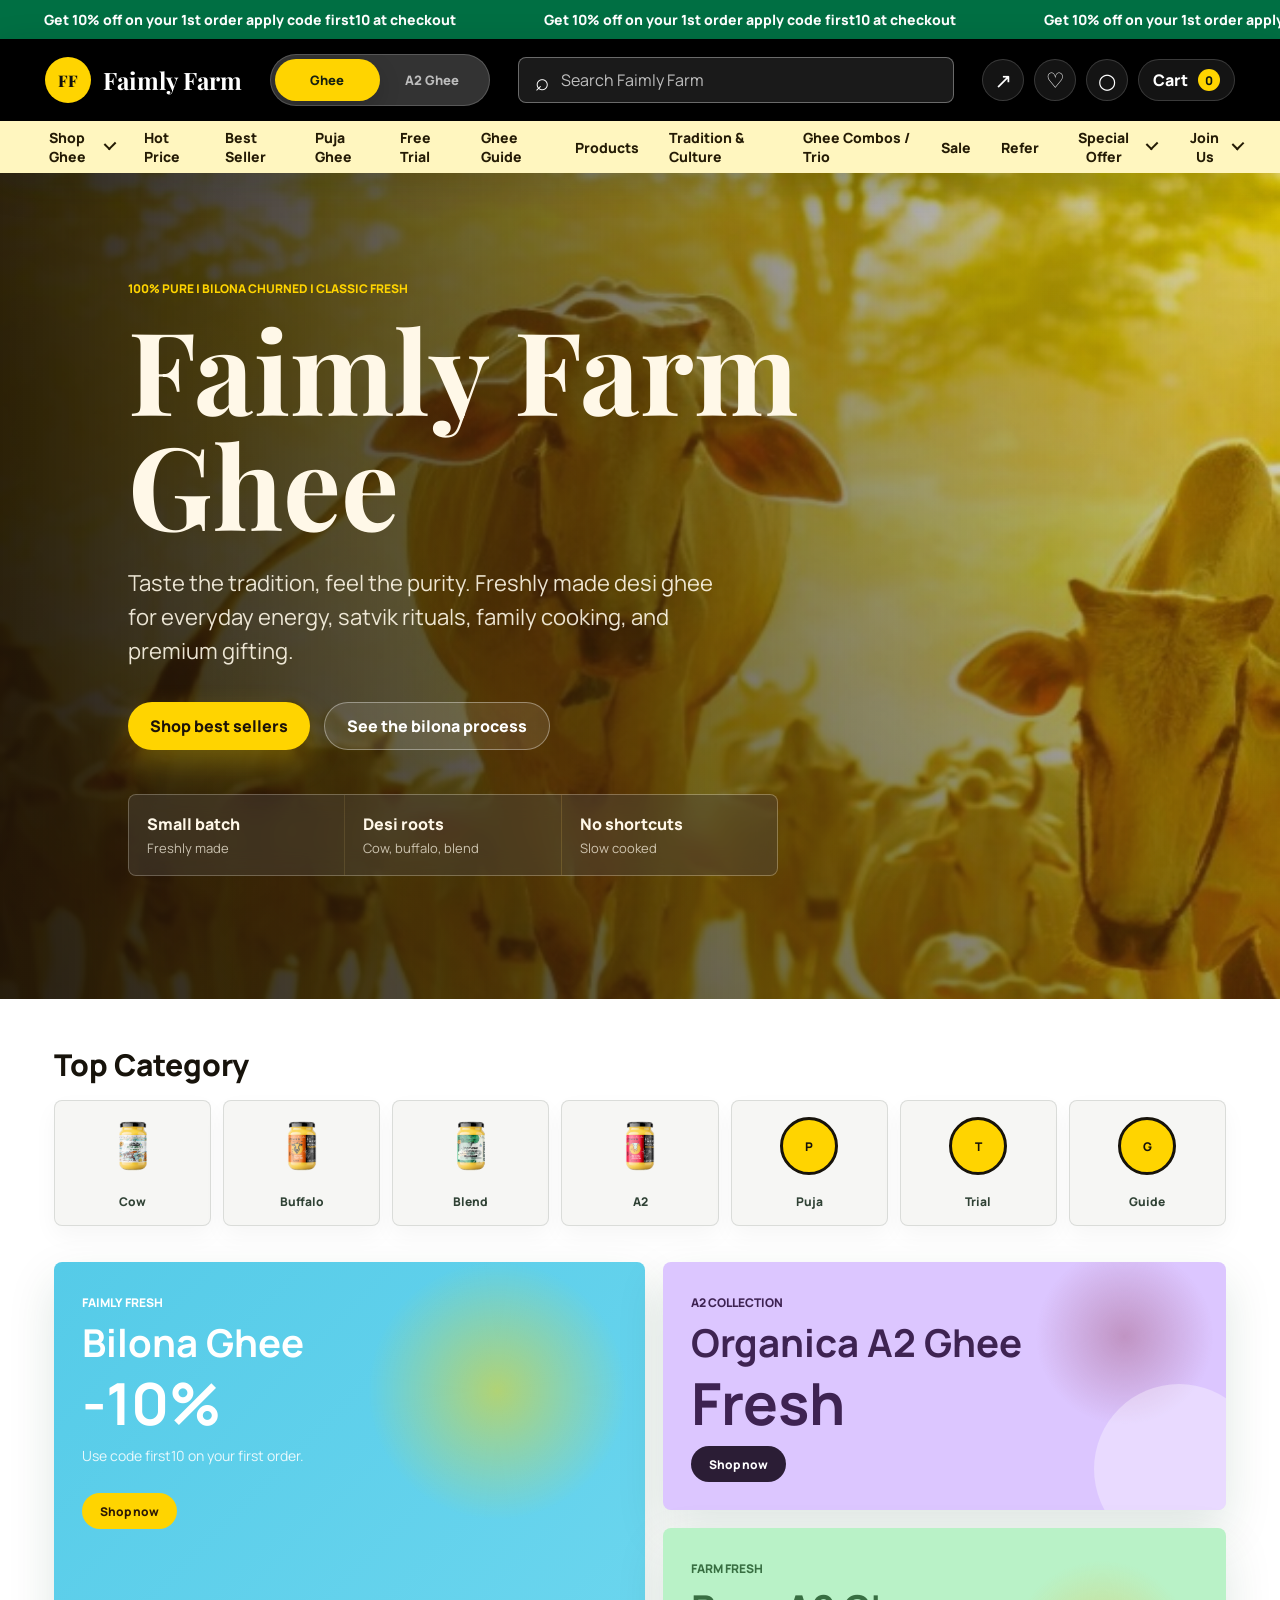
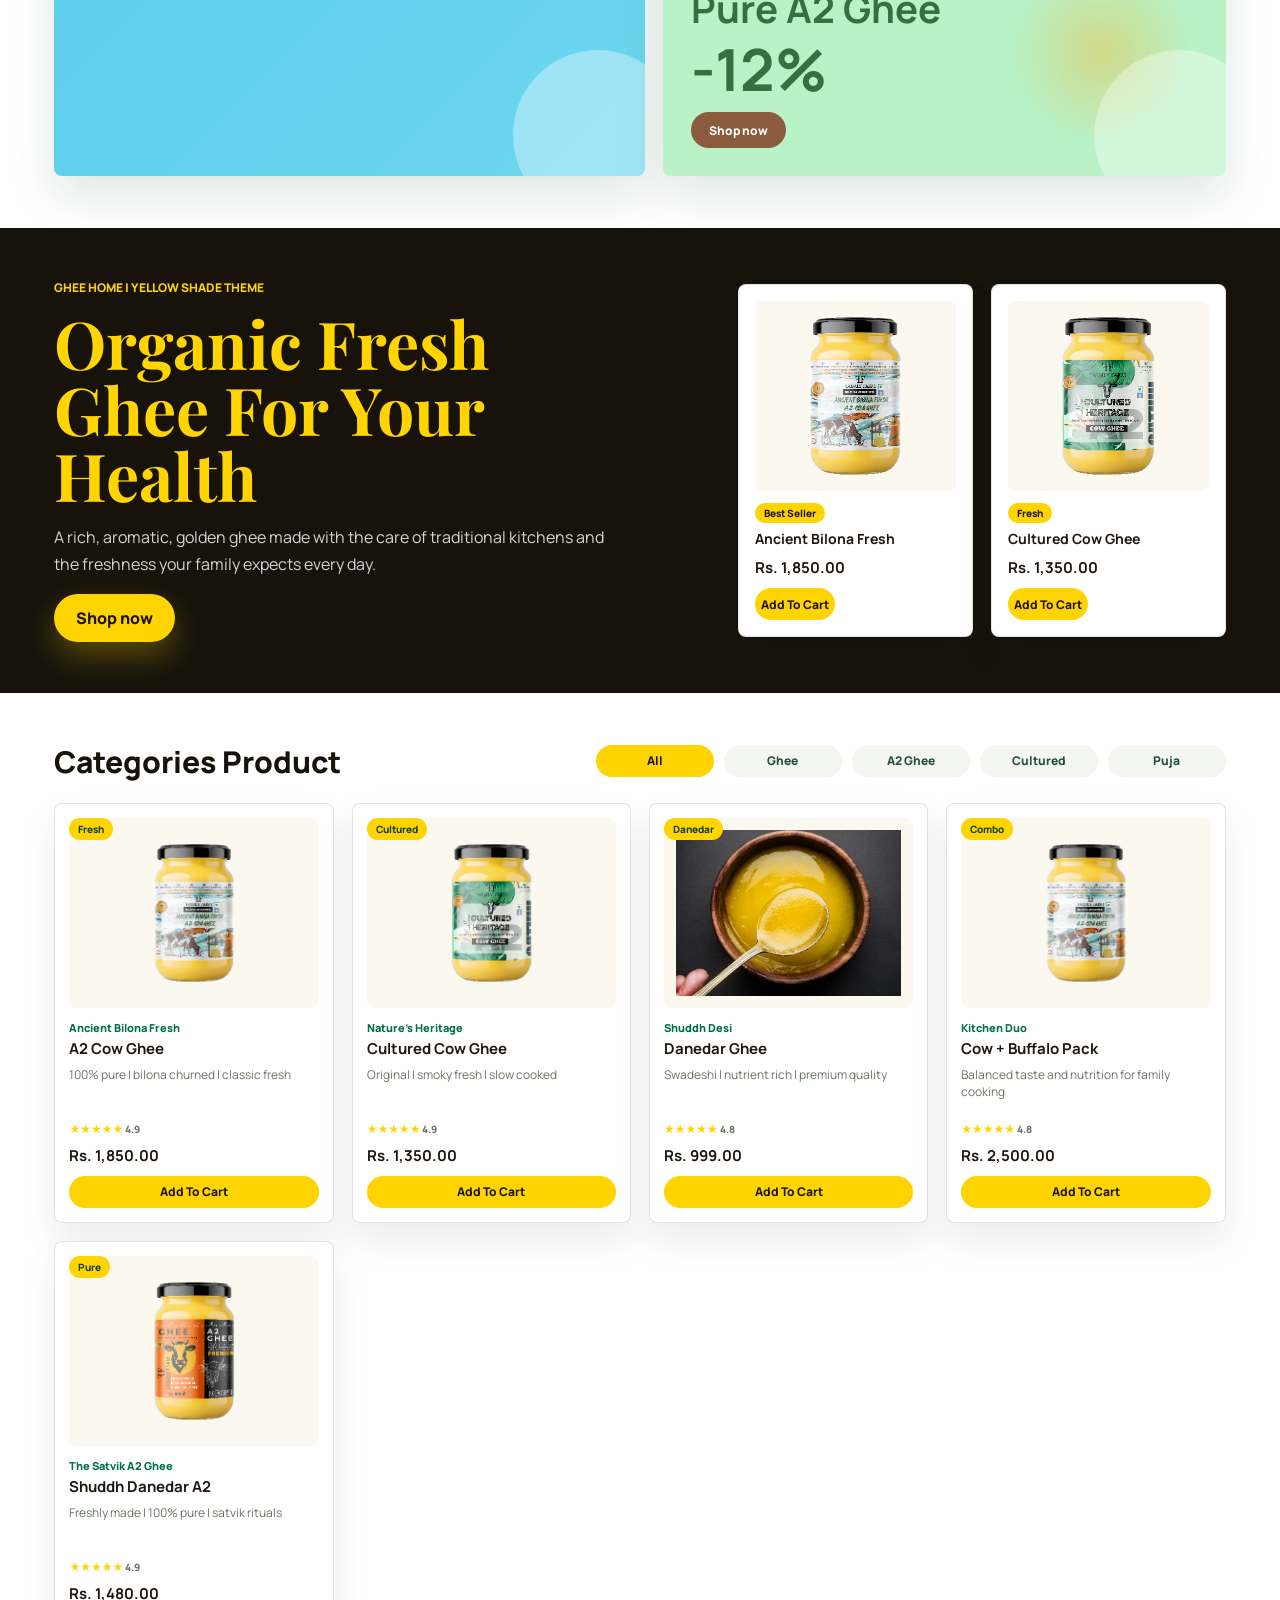
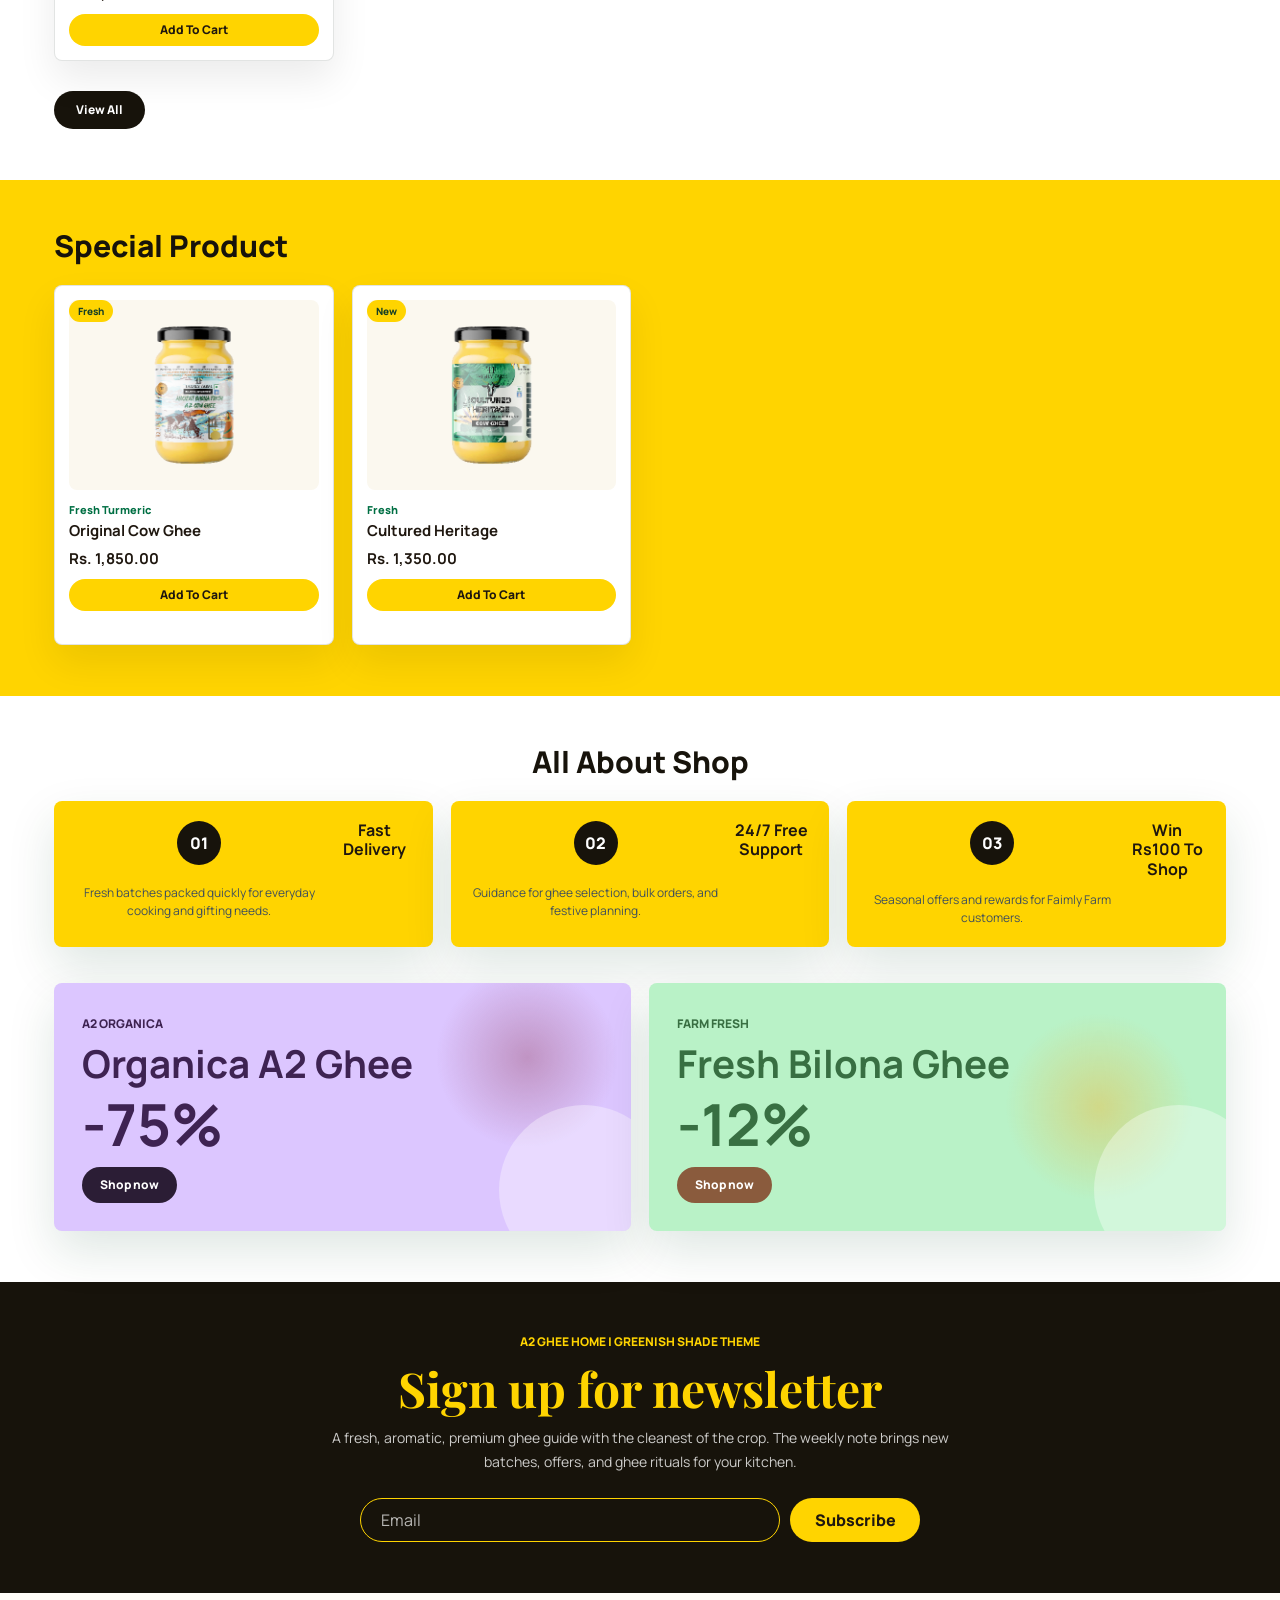
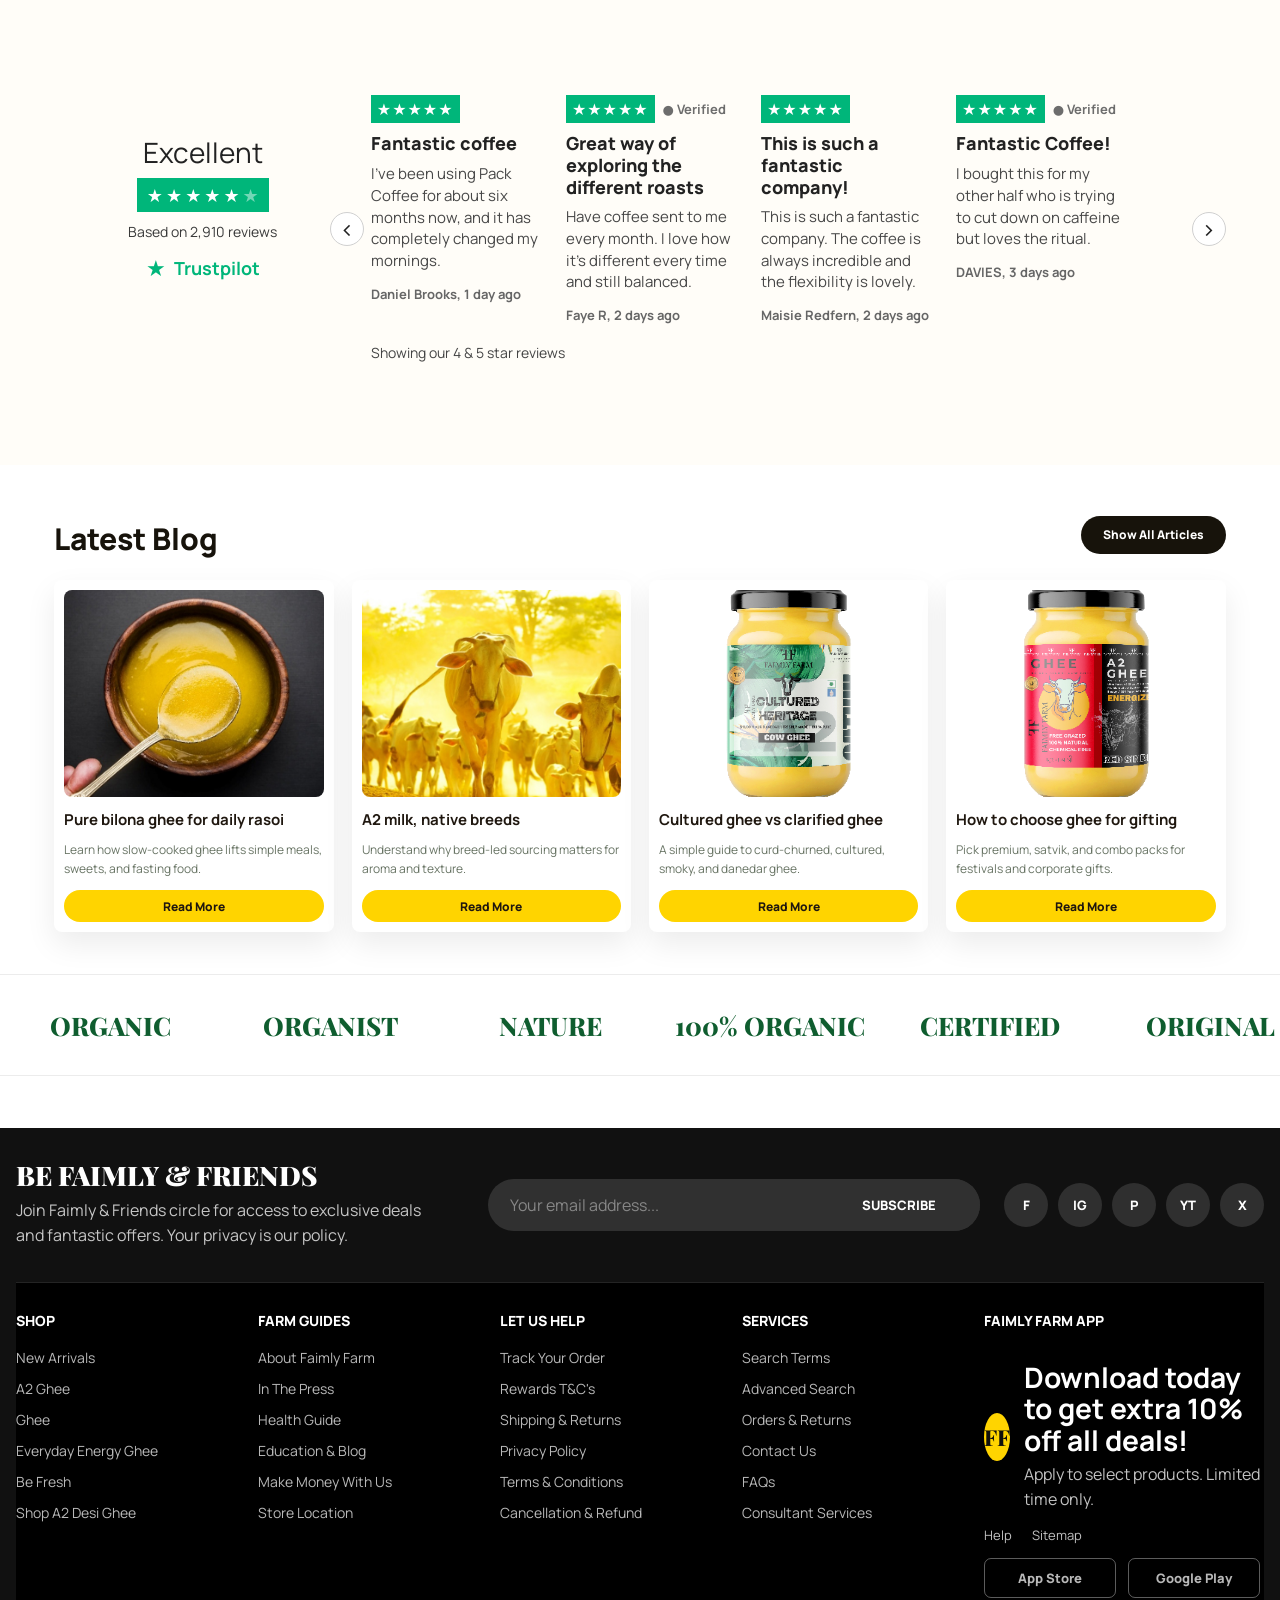
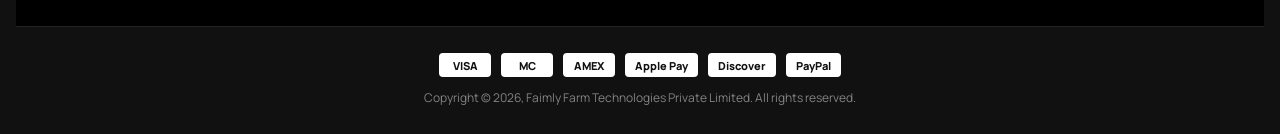
<file: index.html>
<!doctype html>
<html lang="en">
  <head>
    <meta charset="UTF-8" />
    <meta name="viewport" content="width=device-width, initial-scale=1.0" />
    <title>Faimly Farm Ghee | Pure Bilona Churned Ghee</title>
    <meta
      name="description"
      content="Shop Faimly Farm ghee: pure, bilona churned, fresh, danedar A2 cow, buffalo, blend, puja, combo, and trial ghee."
    />
    <link rel="preconnect" href="https://fonts.googleapis.com" />
    <link rel="preconnect" href="https://fonts.gstatic.com" crossorigin />
    <link
      href="https://fonts.googleapis.com/css2?family=Manrope:wght@400;500;600;700;800;900&family=Playfair+Display:wght@700;800&display=swap"
      rel="stylesheet"
    />
    <link rel="stylesheet" href="styles.css" />
  </head>
  <body data-theme="ghee">
    <div class="offer-ticker" aria-label="Current offer">
      <div class="ticker-track">
        <span>Get 10% off on your 1st order apply code first10 at checkout</span>
        <span>Get 10% off on your 1st order apply code first10 at checkout</span>
        <span>Get 10% off on your 1st order apply code first10 at checkout</span>
      </div>
    </div>

    <header class="site-header" id="top">
      <div class="header-main">
        <a class="brand" href="#top" aria-label="Faimly Farm home">
          <span class="brand-mark">FF</span>
          <span>
            <strong>Faimly Farm</strong>
          </span>
        </a>

        <div class="product-switch" role="group" aria-label="Choose homepage">
          <button class="active" type="button" data-theme-switch="ghee" aria-pressed="true">
            Ghee
          </button>
          <button type="button" data-theme-switch="a2" aria-pressed="false">A2 Ghee</button>
        </div>

        <label class="header-search">
          <span aria-hidden="true">⌕</span>
          <span class="sr-only">Search products</span>
          <input type="search" placeholder="Search Faimly Farm" />
        </label>

        <div class="header-actions">
          <button class="icon-button delivery-button" type="button" aria-label="Track delivery">
            <span aria-hidden="true">↗</span>
          </button>
          <button class="icon-button" type="button" aria-label="Wishlist">
            <span aria-hidden="true">♡</span>
          </button>
          <button class="icon-button account-button" type="button" aria-label="Account">
            <span aria-hidden="true">○</span>
          </button>
          <button class="cart-button" type="button">
            Cart
            <span>0</span>
          </button>
        </div>

        <button class="menu-toggle" type="button" aria-expanded="false" aria-controls="siteNav">
          <span></span>
          <span></span>
          <span></span>
          <span class="sr-only">Toggle navigation</span>
        </button>
      </div>

      <nav class="site-nav" id="siteNav" aria-label="Primary navigation">
        <div class="mega-item context-menu">
          <button
            class="mega-trigger"
            type="button"
            aria-expanded="false"
            aria-controls="contextMegaMenu"
          >
            <span data-theme-copy data-ghee="Shop Ghee" data-a2="Shop A2 Ghee">Shop Ghee</span>
          </button>
          <div class="mega-menu context-mega" id="contextMegaMenu">
            <div class="theme-menu-panel active" data-menu-theme="ghee">
              <div class="mega-columns-wrap">
                <div class="mega-column categories-column">
                  
                  <a href="#products">Cow Ghee</a>
                  <a href="#products">Buffalo Ghee</a>
                  <a href="#products">Cow &amp; Buffalo Ghee</a>
                </div>
                <div class="mega-promo-grid">
                  <a class="mega-promo-card promo-card-yellow" href="#products">
                    <span class="promo-kicker">Trending</span>
                    <strong>100% Pure Ghee Range</strong>
                    <p>Freshly churned, family-ready ghee for every kitchen.</p>
                  </a>
                  <a class="mega-promo-card promo-card-green" href="#trial">
                    <span class="promo-kicker">Try it first</span>
                    <strong>Sampler Kits & Trial Packs</strong>
                    <p>Perfect for first-time buyers and gifting moments.</p>
                  </a>
                </div>
              </div>
            </div>
            <div class="theme-menu-panel" data-menu-theme="a2">
              <div class="mega-columns-wrap mega-columns-wrap-a2">
                <div class="mega-column a2-menu-column">
                  <a class="mega-heading green-heading" href="#a2-products">Shop All</a>
                  <a href="#a2-products">C.O.W Ghee</a>
                  <a href="#a2-products">Bilona Churned Ghee</a>
                  <a href="#a2-products">Sampler Kit</a>
                  <a href="#a2-products">Newly Launched</a>
                </div>
                <div class="mega-column a2-menu-column">
                  <a class="mega-heading green-heading" href="#a2-products">Shop By</a>
                  <a href="#a2-products">Shop By Fresh A2 Ghee</a>
                  <a href="#a2-products">Shop By Organica</a>
                  <a href="#a2-products">Shop By Lab Certified</a>
                  <a href="#a2-products">Shop By Top Ratings</a>
                </div>
                <div class="mega-column a2-menu-column">
                  <a class="mega-heading green-heading" href="#a2-products">Shop For</a>
                  <a href="#gifting">Shop for Faimly</a>
                  <a href="#gifting">Shop for Healthy Gifting</a>
                  <a href="#a2-cook">Shop for Cooking</a>
                </div>
                <div class="mega-promo-grid">
                  <a class="mega-promo-card promo-card-a2" href="#a2-products">
                    <span class="promo-kicker">Fresh A2</span>
                    <strong>Native Cow Milk, Bilona Churned</strong>
                    <p>Built for families who want a lighter, richer everyday staple.</p>
                  </a>
                </div>
              </div>
            </div>
          </div>
        </div>
        <a href="ghee-offers.html">Hot Price</a>
        <a href="#products">Best Seller</a>
        <a href="ghee-offers.html">Puja Ghee</a>
        <a href="#trial">Free Trial</a>
        <a href="#guide">Ghee Guide</a>
        <a href="a2-products.html">Products</a>
        <a href="tradition-culture.html">Tradition &amp; Culture</a>
        <div class="mega-item a2-only">
          <button
            class="mega-trigger"
            type="button"
            aria-expanded="false"
            aria-controls="blogMegaMenu"
          >
            <span>Blog</span>
          </button>
          <div class="mega-menu" id="blogMegaMenu" data-menu-theme="a2">
            <div class="theme-menu-panel active">
              <div class="mega-columns-wrap">
                <div class="mega-column">
                  <a href="#blog">Recipes & Rasoi</a>
                  <a href="#blog">Health & Wellness</a>
                  <a href="tradition-culture.html">Tradition & Culture</a>
                  <a href="#blog">Faimly Farm Gallery</a>
                  <a href="#blog">Everyday LookBook</a>
                </div>
                <div class="mega-promo-grid">
                  <a class="mega-promo-card promo-card-dark" href="#blog">
                    <span class="promo-kicker">Read More</span>
                    <strong>Farm Stories & Kitchen Notes</strong>
                    <p>Short reads, seasonal recipes, and behind-the-scenes updates.</p>
                  </a>
                </div>
              </div>
            </div>
          </div>
        </div>
        <a href="combos-trio.html">Ghee Combos / Trio</a>
        <a href="ghee-offers.html">Sale</a>
        <a href="refer.html">Refer</a>
        <div class="mega-item special-offer-menu">
          <button
            class="mega-trigger"
            type="button"
            aria-expanded="false"
            aria-controls="specialOfferMegaMenu"
          >
            <span>Special Offer</span>
          </button>
          <div class="mega-menu special-offer-mega" id="specialOfferMegaMenu">
            <div class="theme-menu-panel active" data-menu-theme="ghee">
              <div class="mega-columns-wrap">
                <div class="mega-column special-column">
                  <a href="ghee-offers.html#offers-grid">VIP Offers</a>
                  <a href="ghee-offers.html#offers-grid">Value Saver</a>
                  <a href="ghee-offers.html#offers-grid">Pick Any</a>
                  <a href="ghee-offers.html#offers-grid">Deals &amp; Discounts</a>
                </div>
                <div class="mega-promo-grid">
                  <a class="mega-promo-card promo-card-special" href="ghee-offers.html#offers-grid">
                    <span class="promo-kicker">This week</span>
                    <strong>Limited-time curated savings</strong>
                    <p>Pick bundles, festive offers, and gifting-friendly deals.</p>
                  </a>
                </div>
              </div>
            </div>
            <div class="theme-menu-panel" data-menu-theme="a2">
              <div class="mega-columns-wrap">
                <div class="mega-column special-column">
                  <a href="ghee-offers.html#offers-grid">ENJOY OFFERS ON YOUR 1ST, 2ND, AND 3RD PURCHASE</a>
                  <a href="ghee-offers.html#offers-grid">UP TO 21% OFF ON NEW ORDER</a>
                  <a href="ghee-offers.html#offers-grid">DEALS OF THIS WEEK</a>
                  <a href="ghee-offers.html#offers-grid">Grab More Offers</a>
                </div>
                <div class="mega-promo-grid">
                  <a class="mega-promo-card promo-card-a2" href="ghee-offers.html#offers-grid">
                    <span class="promo-kicker">A2 benefits</span>
                    <strong>Unlock better price ladders</strong>
                    <p>Use offers across first, second, and third purchases.</p>
                  </a>
                </div>
              </div>
            </div>
          </div>
        </div>
        <div class="mega-item join-us-menu">
          <button
            class="mega-trigger"
            type="button"
            aria-expanded="false"
            aria-controls="joinUsMegaMenu"
          >
            <span>Join Us</span>
          </button>
          <div class="mega-menu context-mega" id="joinUsMegaMenu">
            <div class="theme-menu-panel active">
              <div class="mega-columns-wrap">
                <div class="mega-column join-column">
                  <a href="#gifting">Brand Collaborations</a>
                  <a href="#gifting">Corporate Gifting</a>
                  <a href="#gifting">Ghee Subscription Plans</a>
                  <a href="#gifting">Franchise Opportunities</a>
                  <a href="#gifting">Wholesale &amp; Distribution</a>
                  <a href="#gifting">Private Label &amp; White Label</a>
                  <a href="#gifting">Retail Partnerships</a>
                  <a href="#gifting">Contact Us</a>
                </div>
                <div class="mega-promo-grid">
                  <a class="mega-promo-card promo-card-dark" href="#gifting">
                    <span class="promo-kicker">Partner with us</span>
                    <strong>Corporate, retail, and private label</strong>
                    <p>Build long-term partnerships around gifting and distribution.</p>
                  </a>
                </div>
              </div>
            </div>
          </div>
        </div>
      </nav>
    </header>

    <main>
      <section class="hero ghee-only" aria-labelledby="hero-title">
        <div class="hero-media">
          <img src="assets/brand/farm-cows.jpeg" alt="Indian cows walking through golden farm light" />
        </div>
        <div class="hero-content">
          <p class="eyebrow">100% pure | bilona churned | classic fresh</p>
          <h1 id="hero-title">Faimly Farm Ghee</h1>
          <p class="hero-copy">
            Taste the tradition, feel the purity. Freshly made desi ghee for everyday energy,
            satvik rituals, family cooking, and premium gifting.
          </p>
          <div class="hero-actions">
            <a class="button primary" href="#products">Shop best sellers</a>
            <a class="button secondary" href="#process">See the bilona process</a>
          </div>
          <dl class="hero-stats" aria-label="Brand highlights">
            <div>
              <dt>Small batch</dt>
              <dd>Freshly made</dd>
            </div>
            <div>
              <dt>Desi roots</dt>
              <dd>Cow, buffalo, blend</dd>
            </div>
            <div>
              <dt>No shortcuts</dt>
              <dd>Slow cooked</dd>
            </div>
          </dl>
        </div>
      </section>

      <section class="hero a2-hero a2-only" aria-labelledby="a2-hero-title">
        <div class="hero-media">
          <img src="assets/brand/image.png" alt="Native cows in a lush green farm field" />
        </div>
        <div class="hero-content">
          <p class="eyebrow">A2 Ghee | native cow milk | bilona churned</p>
          <h1 id="a2-hero-title">Faimly Farm A2 Ghee</h1>
          <p class="hero-copy">
            Crafted in small lots from native cow milk and slow-churned bilona ghee for families
            who want a richer everyday staple with a clean, traditional finish.
          </p>
          <div class="hero-actions">
            <a class="button primary" href="#a2-products">Shop A2 ghee</a>
            <a class="button secondary" href="#a2-cook">Discover native breeds</a>
          </div>
          <dl class="hero-stats" aria-label="A2 highlights">
            <div>
              <dt>Native breeds</dt>
              <dd>Deoni &amp; Red Sindhi</dd>
            </div>
            <div>
              <dt>Bilona method</dt>
              <dd>Curd churned</dd>
            </div>
            <div>
              <dt>Small batches</dt>
              <dd>Freshly packed</dd>
            </div>
          </dl>
        </div>
      </section>

      <section class="a2-only a2-banner-row" aria-label="A2 offers">
        <div class="deal-strip">BUY 2 @ ₹799</div>
        <div class="deal-strip">BUY 3 @ ₹1149</div>
      </section>

      <section class="a2-only a2-welcome" aria-labelledby="a2-welcome-title">
        <div class="commerce-wrap">
          <p class="eyebrow">Welcome to Faimly Farm!</p>
          <h2 id="a2-welcome-title">Experience the essence of purity</h2>
          <div class="a2-chip-grid">
            <a href="#a2-products"><img src="assets/brand/red-sindhi.png" alt="" />A2 Ghee</a>
            <a href="#a2-products"><img src="assets/brand/a2-deoni.png" alt="" />Cow Ghee</a>
            <a href="#a2-products"><img src="assets/brand/ancient-bilona.png" alt="" />Fresh</a>
            <a href="#special"><img src="assets/brand/cultured-heritage.png" alt="" />Festive Sale</a>
            <a href="#special"><img src="assets/brand/ghee-bowl.jpeg" alt="" />Combos</a>
          </div>
        </div>
      </section>

      <section class="a2-only a2-products-band" id="a2-products" aria-labelledby="a2-products-title">
        <div class="commerce-wrap">
          <div class="product-grid a2-feature-grid">
            <article class="product-card" data-category="a2">
              <div class="badge">A2</div>
              <img src="assets/Product images Test/A2 Desi Ghee.png" alt="A2 Deoni Cow Ghee jar" />
              <div class="product-body">
                <p>Faimly Farm</p>
                <h3>A2 Deoni Cow Ghee</h3>
                <span>Native breed milk | bilona churned | rich aroma</span>
                <div class="rating">★★★★★ <small>4.8</small></div>
                <strong>Rs. 1,440.00</strong>
                <button class="add-cart" type="button">Add To Cart</button>
              </div>
            </article>
            <article class="product-card" data-category="a2">
              <div class="badge">Fresh</div>
              <img src="assets/Product images Test/A2 Desi Ghee3.png" alt="Red Sindhi A2 Cow Ghee jar" />
              <div class="product-body">
                <p>Faimly Farm</p>
                <h3>Red Sindhi A2 Ghee</h3>
                <span>Small lot batch | cultured texture | daily cooking</span>
                <div class="rating">★★★★★ <small>4.9</small></div>
                <strong>Rs. 1,420.00</strong>
                <button class="add-cart" type="button">Add To Cart</button>
              </div>
            </article>
            <article class="product-card" data-category="a2">
              <div class="badge">Pure</div>
              <img src="assets/Product images Test/Ancient Bilona Fresh cow1000 -800 - 500 Ml.png" alt="Ancient Bilona Fresh A2 Cow Ghee jar" />
              <div class="product-body">
                <p>Faimly Farm</p>
                <h3>Ancient Bilona Fresh</h3>
                <span>Traditional bilona churn | thick grainy finish</span>
                <div class="rating">★★★★★ <small>4.9</small></div>
                <strong>Rs. 1,850.00</strong>
                <button class="add-cart" type="button">Add To Cart</button>
              </div>
            </article>
            <article class="product-card" data-category="a2 cultured">
              <div class="badge">Combo</div>
              <img src="assets/Product images Test/A2 Cow Ghee Organica Essence.png" alt="Cultured Heritage ghee jar" />
              <div class="product-body">
                <p>Faimly Farm</p>
                <h3>A2 Ghee Combo Pack</h3>
                <span>Great for gifting, trial, and daily kitchen use</span>
                <div class="rating">★★★★★ <small>4.7</small></div>
                <strong>Rs. 2,500.00</strong>
                <button class="add-cart" type="button">Add To Cart</button>
              </div>
            </article>
          </div>
        </div>
      </section>

      <section class="a2-only a2-why" aria-labelledby="a2-why-title">
        <div class="commerce-wrap">
          <div class="section-kicker">
            <span class="kicker-icon">🌿</span>
            <h2 id="a2-why-title">WHY CHOOSE FAIMLY FARM!</h2>
          </div>
          <p class="section-subtitle">Pure · Authentic · Fresh · Trusted</p>
          <div class="benefit-row">
            <article>
              <span class="benefit-icon">◌</span>
              <h3>Pure</h3>
              <p>Made from the A2 milk of healthy, indigenous cows, with nothing added or altered.</p>
            </article>
            <article>
              <span class="benefit-icon">✦</span>
              <h3>Authentic</h3>
              <p>Crafted using the ancient Bilona method to preserve true Indian tradition and taste.</p>
            </article>
            <article>
              <span class="benefit-icon">F</span>
              <h3>Fresh</h3>
              <p>Naturally churned in small batches for pure taste and aroma.</p>
            </article>
            <article>
              <span class="benefit-icon">♛</span>
              <h3>Trusted</h3>
              <p>Every batch is lab-tested and transparently made, so you get only what’s genuinely pure.</p>
            </article>
          </div>
        </div>
      </section>

      <section class="a2-only a2-cook" id="a2-cook" aria-labelledby="a2-cook-title">
        <div class="commerce-wrap">
          <div class="section-kicker">
            <h2 id="a2-cook-title">COOK WITH FAIMLY FARM!</h2>
          </div>
          <div class="carousel-shell">
            <button class="carousel-arrow carousel-prev" type="button" aria-label="Scroll products left">
              <span aria-hidden="true">‹</span>
            </button>
            <div class="carousel-viewport" data-carousel="a2-cook">
              <div class="a2-cook-grid carousel-track">
                <article class="carousel-slide">
                  <img src="assets/Product images Test/A2 Cow Ghee Organica Essence2.png" alt="A2 Bilona Cow Ghee" />
                  <div class="cook-card-copy">
                    <h3>A2 Bilona Cow Ghee</h3>
                    <p>Rs. 1,658.00</p>
                  </div>
                  <button class="add-cart" type="button">Add To Cart</button>
                </article>
                <article class="carousel-slide">
                  <img src="assets/Product images Test/A2 Gaolao Cow Ghee.png" alt="A2 Bilona Buffalo Ghee" />
                  <div class="cook-card-copy">
                    <h3>A2 Bilona Buffalo Ghee</h3>
                    <p>Rs. 945.00</p>
                  </div>
                  <button class="add-cart" type="button">Add To Cart</button>
                </article>
                <article class="carousel-slide">
                  <img src="assets/Product images Test/A2 Cow Ghee Organica Essence3.png" alt="A2 Bilona Ghee Kitchen Duo Pack" />
                  <div class="cook-card-copy">
                    <h3>A2 Bilona Ghee Kitchen Duo Pack</h3>
                    <p>Rs. 2,963.00</p>
                  </div>
                  <button class="add-cart" type="button">Add To Cart</button>
                </article>
                <article class="carousel-slide">
                  <img src="assets/Product images Test/A2 Desi Ghee.png" alt="A2 Bilona Ghee Festive Pack" />
                  <div class="cook-card-copy">
                    <h3>A2 Bilona Ghee Festive Pack</h3>
                    <p>Rs. 2,074.00</p>
                  </div>
                  <button class="add-cart" type="button">Add To Cart</button>
                </article>
                <article class="carousel-slide">
                  <img src="assets/Product images Test/Ancient Bilona Fresh cow1000 -800 - 500 Ml.png" alt="A2 Bilona Cow Ghee" />
                  <div class="cook-card-copy">
                    <h3>A2 Bilona Cow Ghee</h3>
                    <p>Rs. 1,658.00</p>
                  </div>
                  <button class="add-cart" type="button">Add To Cart</button>
                </article>
              </div>
            </div>
            <button class="carousel-arrow carousel-next" type="button" aria-label="Scroll products right">
              <span aria-hidden="true">›</span>
            </button>
          </div>
        </div>
      </section>

      <section class="a2-only a2-subscription" aria-labelledby="a2-sub-title">
        <div class="commerce-wrap">
          <h2 id="a2-sub-title">The Most Flexible Subscription</h2>
          <p>Pick the pack, pause anytime, and keep your kitchen stocked with A2 ghee.</p>
          <a class="button primary" href="#a2-best-sellers">Subscribe &amp; save</a>
        </div>
      </section>

      <section class="a2-only a2-testimonials" aria-labelledby="a2-test-title">
        <div class="commerce-wrap">
          <div data-testimonial-mount data-variant="a2"></div>
        </div>
      </section>

      <section class="a2-only a2-best-sellers" id="a2-best-sellers" aria-labelledby="a2-best-title">
        <div class="commerce-wrap">
          <div class="commerce-heading">
            <h2 id="a2-best-title">Best Sellers</h2>
          </div>
          <div class="product-grid compact">
            <article class="product-card" data-category="a2">
              <div class="badge">Best</div>
              <img src="assets/Product images Test/A2 Desi Ghee.png" alt="A2 Deoni Cow Ghee jar" />
              <div class="product-body">
                <p>A2 Deoni Cow Ghee</p>
                <strong>Rs. 1,440.00</strong>
                <button class="add-cart" type="button">Add To Cart</button>
              </div>
            </article>
            <article class="product-card" data-category="a2">
              <div class="badge">Fresh</div>
              <img src="assets/Product images Test/A2 Desi Ghee3.png" alt="Red Sindhi A2 Cow Ghee jar" />
              <div class="product-body">
                <p>Red Sindhi A2 Ghee</p>
                <strong>Rs. 1,420.00</strong>
                <button class="add-cart" type="button">Add To Cart</button>
              </div>
            </article>
            <article class="product-card" data-category="a2">
              <div class="badge">Pure</div>
              <img src="assets/Product images Test/Ancient Bilona Fresh cow1000 -800 - 500 Ml.png" alt="Ancient Bilona Fresh A2 Cow Ghee jar" />
              <div class="product-body">
                <p>Ancient Bilona Fresh</p>
                <strong>Rs. 1,850.00</strong>
                <button class="add-cart" type="button">Add To Cart</button>
              </div>
            </article>
            <article class="product-card" data-category="a2 cultured">
              <div class="badge">Combo</div>
              <img src="assets/Product images Test/A2 Cow Ghee Organica Essence.png" alt="Cultured Heritage ghee jar" />
              <div class="product-body">
                <p>A2 Combo Pack</p>
                <strong>Rs. 2,500.00</strong>
                <button class="add-cart" type="button">Add To Cart</button>
              </div>
            </article>
          </div>
        </div>
      </section>

      <section class="a2-only a2-feature-strip" aria-labelledby="a2-feature-strip-title">
        <div class="commerce-wrap">
          <div class="a2-feature-layout">
            <article class="a2-hero-panel">
              <div class="a2-hero-panel-copy">
                <p class="eyebrow">A2 fresh finds</p>
                <h2 id="a2-feature-strip-title">India's first and only glyphosate free cooking range</h2>
                <p>
                  A curated A2 range with careful sourcing, clean flavor, and daily kitchen
                  essentials designed for modern home cooking.
                </p>
              </div>
            </article>

            <div class="a2-side-stack">
              <article class="a2-side-panel">
                <p class="eyebrow">Our Khapli Atta is</p>
                <h3>50% high on fibre</h3>
                <p>50% good for gut health and 50% low on gluten.</p>
                <img src="assets/brand/cultured-heritage.png" alt="Khapli atta bag" />
              </article>
              <article class="a2-side-panel a2-collective">
                <p class="eyebrow">Love discounts?</p>
                <h3>Get 12% off and more surprises</h3>
                <p>Join the collective for fresh offers and member only deals.</p>
                <a class="button primary" href="#a2-best-sellers">Save me a spot</a>
              </article>
            </div>
          </div>
        </div>
      </section>

      <section class="a2-only a2-new-arrival" aria-labelledby="a2-new-arrival-title">
        <div class="commerce-wrap">
          <div class="commerce-heading">
            <h2 id="a2-new-arrival-title">New Arrival</h2>
          </div>
          <div class="product-grid a2-arrival-grid">
            <article class="product-card" data-category="a2">
              <div class="badge">SALE</div>
              <img src="assets/Product images Test/A2 Cow Ghee Organica Essence.png" alt="Natural A2 Cow and Buffalo Blend Ghee" />
              <div class="product-body">
                <p>Faimly Farm</p>
                <h3>Natural A2 Cow &amp; Buffalo Blend Ghee</h3>
                <span>Smoky fresh blend for daily cooking</span>
                <strong>Rs. 847.00</strong>
                <button class="add-cart" type="button">Add To Cart</button>
              </div>
            </article>
            <article class="product-card" data-category="a2">
              <div class="badge">SALE</div>
              <img src="assets/Product images Test/A2 Cow Ghee Organica Essence2.png" alt="Natural A2 Buffalo Ghee" />
              <div class="product-body">
                <p>Faimly Farm</p>
                <h3>Natural A2 Buffalo Ghee</h3>
                <span>Smoky fresh and traditional aroma</span>
                <strong>Rs. 599.00</strong>
                <button class="add-cart" type="button">Add To Cart</button>
              </div>
            </article>
            <article class="product-card" data-category="a2">
              <div class="badge">SALE</div>
              <img src="assets/Product images Test/A2 Desi Ghee.png" alt="Natural A2 Cow Ghee" />
              <div class="product-body">
                <p>Faimly Farm</p>
                <h3>Natural A2 Cow Ghee</h3>
                <span>Fresh and heritage rich everyday ghee</span>
                <strong>Rs. 1,097.00</strong>
                <button class="add-cart" type="button">Add To Cart</button>
              </div>
            </article>
            <article class="product-card" data-category="a2">
              <div class="badge">SALE</div>
              <img src="assets/Product images Test/A2 Gaolao Cow Ghee.png" alt="Cultural Heritage Satvik A2 Cow and Buffalo Blend" />
              <div class="product-body">
                <p>Faimly Farm</p>
                <h3>Cultural Heritage Satvik A2 Cow &amp; Buffalo Blend</h3>
                <span>Satvik blend with clean, smooth finish</span>
                <strong>Rs. 865.00</strong>
                <button class="add-cart" type="button">Add To Cart</button>
              </div>
            </article>
            <article class="product-card" data-category="a2">
              <div class="badge">SALE</div>
              <img src="assets/Product images Test/A2 Cow Ghee Organica Essence3.png" alt="Cultural Heritage Satvik A2 Buffalo Ghee" />
              <div class="product-body">
                <p>Faimly Farm</p>
                <h3>Cultural Heritage Satvik A2 Buffalo Ghee</h3>
                <span>Reliable daily pack for family kitchens</span>
                <strong>Rs. 621.00</strong>
                <button class="add-cart" type="button">Add To Cart</button>
              </div>
            </article>
          </div>
        </div>
      </section>

      <section class="a2-only a2-science" aria-labelledby="a2-science-title">
        <div class="commerce-wrap">
          <h2 id="a2-science-title">Scientifically tested, traditionally crafted - Faimly Farm.</h2>
          <div class="science-grid" aria-label="Science and quality images">
            <img src="assets/brand/farm-cows.jpeg" alt="Lab technician testing dairy sample" />
            <img src="assets/brand/a2-deoni.png" alt="Scientist reviewing a sample in the lab" />
            <img src="assets/brand/cultured-heritage.png" alt="Hand writing quality notes on a clipboard" />
            <img src="assets/brand/red-sindhi.png" alt="Gloved hand testing milk in a beaker" />
          </div>
          
        </div>
        <div class="brand-strip" aria-label="Faimly Farm brand strip">
            <div class="brand-strip-track">
              <span>FF</span>
              <span>FF</span>
              <span>FF</span>
              <span>FF</span>
              <span>FF</span>
              <span>FF</span>
              <span>FF</span>
              <span>FF</span>
              <span>FF</span>
              <span>FF</span>
              <span>FF</span>
              <span>FF</span>
              <span>FF</span>
              <span>FF</span>
              <span>FF</span>
              <span>FF</span>
              <span>FF</span>
              <span>FF</span>
              <span>FF</span>
              <span>FF</span>
              <span>FF</span>
              <span>FF</span>
            </div>
          </div>
      </section>

      <section class="top-category ghee-only" id="categories" aria-labelledby="category-title">
        <div class="commerce-wrap">
          <h2 id="category-title">Top Category</h2>
          <div class="category-icons">
            <a href="#products"><img src="assets/brand/ancient-bilona.png" alt="" />Cow</a>
            <a href="#products"><img src="assets/brand/a2-deoni.png" alt="" />Buffalo</a>
            <a href=F#products"><img src="assets/brand/cultured-heritage.png" alt="" />Blend</a>
            <a href="#a2-home"><img src="assets/brand/red-sindhi.png" alt="" />A2</a>
            <a href="#special"><span class="line-icon">P</span>Puja</a>
            <a href="#trial"><span class="line-icon">T</span>Trial</a>
            <a href="#guide"><span class="line-icon">G</span>Guide</a>
          </div>

          <div class="promo-grid">
            <article class="promo-card ghee-yellow">
              <span>Faimly Fresh</span>
              <h3>Bilona Ghee</h3>
              <strong>-10%</strong>
              <p>Use code first10 on your first order.</p>
              <a class="mini-button" href="#products">Shop now</a>
            </article>
            <article class="promo-card a2-purple">
              <span>A2 Collection</span>
              <h3>Organica A2 Ghee</h3>
              <strong>Fresh</strong>
              <a class="mini-button dark" href="#a2-home">Shop now</a>
            </article>
            <article class="promo-card a2-green">
              <span>Farm Fresh</span>
              <h3>Pure A2 Ghee</h3>
              <strong>-12%</strong>
              <a class="mini-button brown" href="#a2-home">Shop now</a>
            </article>
          </div>
        </div>
      </section>

      <section class="theme-showcase theme-ghee-home ghee-only" id="ghee-home" aria-labelledby="ghee-home-title">
        <div class="commerce-wrap showcase-grid">
          <div class="showcase-copy">
            <p class="eyebrow">Ghee home | yellow shade theme</p>
            <h2 id="ghee-home-title">Organic Fresh Ghee For Your Health</h2>
            <p>
              A rich, aromatic, golden ghee made with the care of traditional kitchens and the
              freshness your family expects every day.
            </p>
            <a class="button primary" href="#products">Shop now</a>
          </div>
          <div class="featured-mini-products">
            <article class="mini-product">
              <img src="assets/brand/ancient-bilona.png" alt="Ancient Bilona Fresh A2 Cow Ghee jar" />
              <span>Best Seller</span>
              <h3>Ancient Bilona Fresh</h3>
              <strong>Rs. 1,850.00</strong>
              <button class="add-cart" type="button">Add To Cart</button>
            </article>
            <article class="mini-product">
              <img src="assets/brand/cultured-heritage.png" alt="Cultured Heritage Cow Ghee jar" />
              <span>Fresh</span>
              <h3>Cultured Cow Ghee</h3>
              <strong>Rs. 1,350.00</strong>
              <button class="add-cart" type="button">Add To Cart</button>
            </article>
          </div>
        </div>
      </section>

      <section class="products-section ghee-only" id="products" aria-labelledby="products-title">
        <div class="commerce-wrap">
          <div class="commerce-heading">
            <h2 id="products-title">Categories Product</h2>
            <div class="product-tabs" role="tablist" aria-label="Product filters">
              <button class="tab active" type="button" data-filter="all">All</button>
              <button class="tab" type="button" data-filter="ghee">Ghee</button>
              <button class="tab" type="button" data-filter="a2">A2 Ghee</button>
              <button class="tab" type="button" data-filter="cultured">Cultured</button>
              <button class="tab" type="button" data-filter="puja">Puja</button>
            </div>
          </div>
          <div class="product-grid">
            <article class="product-card" data-category="ghee a2">
              <div class="badge">Fresh</div>
              <img src="assets/brand/ancient-bilona.png" alt="Ancient Bilona Fresh A2 Cow Ghee jar" />
              <div class="product-body">
                <p>Ancient Bilona Fresh</p>
                <h3>A2 Cow Ghee</h3>
                <span>100% pure | bilona churned | classic fresh</span>
                <div class="rating" aria-label="Rated 4.9 out of 5">★★★★★ <small>4.9</small></div>
                <strong>Rs. 1,850.00</strong>
                <button class="add-cart" type="button">Add To Cart</button>
              </div>
            </article>
            <article class="product-card" data-category="a2">
              <div class="badge">A2</div>
              <img src="assets/brand/a2-deoni.png" alt="A2 Deoni Cow Ghee jar" />
              <div class="product-body">
                <p>Cultural Heritage</p>
                <h3>A2 Deoni Cow Ghee</h3>
                <span>Heritage churned | premium | cultured</span>
                <div class="rating" aria-label="Rated 4.8 out of 5">★★★★★ <small>4.8</small></div>
                <strong>Rs. 1,440.00</strong>
                <button class="add-cart" type="button">Add To Cart</button>
              </div>
            </article>
            <article class="product-card" data-category="ghee cultured">
              <div class="badge">Cultured</div>
              <img src="assets/brand/cultured-heritage.png" alt="Cultured Heritage Cow Ghee jar" />
              <div class="product-body">
                <p>Nature's Heritage</p>
                <h3>Cultured Cow Ghee</h3>
                <span>Original | smoky fresh | slow cooked</span>
                <div class="rating" aria-label="Rated 4.9 out of 5">★★★★★ <small>4.9</small></div>
                <strong>Rs. 1,350.00</strong>
                <button class="add-cart" type="button">Add To Cart</button>
              </div>
            </article>
            <article class="product-card" data-category="a2">
              <div class="badge">Energy</div>
              <img src="assets/brand/red-sindhi.png" alt="Red Sindhi A2 Cow Ghee jar" />
              <div class="product-body">
                <p>Everyday Energize</p>
                <h3>Red Sindhi A2 Cow Ghee</h3>
                <span>Hand-churned | nutrition rich | pure cultured</span>
                <div class="rating" aria-label="Rated 4.7 out of 5">★★★★☆ <small>4.7</small></div>
                <strong>Rs. 1,420.00</strong>
                <button class="add-cart" type="button">Add To Cart</button>
              </div>
            </article>
            <article class="product-card" data-category="ghee">
              <div class="badge">Danedar</div>
              <img src="assets/brand/ghee-bowl.jpeg" alt="Golden ghee bowl" />
              <div class="product-body">
                <p>Shuddh Desi</p>
                <h3>Danedar Ghee</h3>
                <span>Swadeshi | nutrient rich | premium quality</span>
                <div class="rating" aria-label="Rated 4.8 out of 5">★★★★★ <small>4.8</small></div>
                <strong>Rs. 999.00</strong>
                <button class="add-cart" type="button">Add To Cart</button>
              </div>
            </article>
            <article class="product-card" data-category="puja">
              <div class="badge">Ritual</div>
              <img src="assets/brand/farm-cows.jpeg" alt="Golden farm cows" />
              <div class="product-body">
                <p>Puja Special</p>
                <h3>Puja Ghee</h3>
                <span>Har pooja mein shuddhata ka sparsh</span>
                <div class="rating" aria-label="Rated 4.6 out of 5">★★★★☆ <small>4.6</small></div>
                <strong>Rs. 520.00</strong>
                <button class="add-cart" type="button">Add To Cart</button>
              </div>
            </article>
            <article class="product-card" data-category="ghee a2">
              <div class="badge">Combo</div>
              <img src="assets/brand/ancient-bilona.png" alt="Faimly Farm ghee combo" />
              <div class="product-body">
                <p>Kitchen Duo</p>
                <h3>Cow + Buffalo Pack</h3>
                <span>Balanced taste and nutrition for family cooking</span>
                <div class="rating" aria-label="Rated 4.8 out of 5">★★★★★ <small>4.8</small></div>
                <strong>Rs. 2,500.00</strong>
                <button class="add-cart" type="button">Add To Cart</button>
              </div>
            </article>
            <article class="product-card" data-category="a2 cultured">
              <div class="badge">Pure</div>
              <img src="assets/brand/a2-deoni.png" alt="Satvik A2 ghee jar" />
              <div class="product-body">
                <p>The Satvik A2 Ghee</p>
                <h3>Shuddh Danedar A2</h3>
                <span>Freshly made | 100% pure | satvik rituals</span>
                <div class="rating" aria-label="Rated 4.9 out of 5">★★★★★ <small>4.9</small></div>
                <strong>Rs. 1,480.00</strong>
                <button class="add-cart" type="button">Add To Cart</button>
              </div>
            </article>
          </div>
          <a class="view-all" href="#special">View All</a>
        </div>
      </section>

      <section class="special-products ghee-only" id="special" aria-labelledby="special-title">
        <div class="commerce-wrap">
          <h2 id="special-title">Special Product</h2>
          <div class="product-grid compact">
            <article class="product-card" data-category="ghee">
              <div class="badge">Fresh</div>
              <img src="assets/brand/ancient-bilona.png" alt="Ancient Bilona Fresh A2 Cow Ghee jar" />
              <div class="product-body">
                <p>Fresh Turmeric</p>
                <h3>Original Cow Ghee</h3>
                <strong>Rs. 1,850.00</strong>
                <button class="add-cart" type="button">Add To Cart</button>
              </div>
            </article>
            <article class="product-card" data-category="a2">
              <div class="badge">Fresh</div>
              <img src="assets/brand/a2-deoni.png" alt="A2 Deoni Cow Ghee jar" />
              <div class="product-body">
                <p>Farm Fresh</p>
                <h3>A2 Deoni Cow Ghee</h3>
                <strong>Rs. 1,440.00</strong>
                <button class="add-cart" type="button">Add To Cart</button>
              </div>
            </article>
            <article class="product-card" data-category="ghee cultured">
              <div class="badge">New</div>
              <img src="assets/brand/cultured-heritage.png" alt="Cultured Heritage Cow Ghee jar" />
              <div class="product-body">
                <p>Fresh</p>
                <h3>Cultured Heritage</h3>
                <strong>Rs. 1,350.00</strong>
                <button class="add-cart" type="button">Add To Cart</button>
              </div>
            </article>
            <article class="product-card" data-category="a2">
              <div class="badge">Hot</div>
              <img src="assets/brand/red-sindhi.png" alt="Red Sindhi A2 Cow Ghee jar" />
              <div class="product-body">
                <p>A2 Energy</p>
                <h3>Red Sindhi A2 Ghee</h3>
                <strong>Rs. 1,420.00</strong>
                <button class="add-cart" type="button">Add To Cart</button>
              </div>
            </article>
          </div>
        </div>
      </section>

      <span class="anchor-target" id="trial"></span>
      <section class="about-shop ghee-only" id="process" aria-labelledby="about-title">
        <div class="commerce-wrap">
          <h2 id="about-title">All About Shop</h2>
          <div class="benefit-row">
            <article>
              <span>01</span>
              <h3>Fast Delivery</h3>
              <p>Fresh batches packed quickly for everyday cooking and gifting needs.</p>
            </article>
            <article>
              <span>02</span>
              <h3>24/7 Free Support</h3>
              <p>Guidance for ghee selection, bulk orders, and festive planning.</p>
            </article>
            <article>
              <span>03</span>
              <h3>Win Rs100 To Shop</h3>
              <p>Seasonal offers and rewards for Faimly Farm customers.</p>
            </article>
          </div>
          <div class="wide-promos">
            <article class="promo-card a2-purple">
              <span>A2 Organica</span>
              <h3>Organica A2 Ghee</h3>
              <strong>-75%</strong>
              <a class="mini-button dark" href="#a2-home">Shop now</a>
            </article>
            <article class="promo-card a2-green">
              <span>Farm Fresh</span>
              <h3>Fresh Bilona Ghee</h3>
              <strong>-12%</strong>
              <a class="mini-button brown" href="#products">Shop now</a>
            </article>
          </div>
        </div>
      </section>

      <section class="a2-home ghee-only" id="a2-home" aria-labelledby="a2-title">
        <div class="commerce-wrap">
          <p class="eyebrow">A2 ghee home | greenish shade theme</p>
          <h2 id="a2-title">Sign up for newsletter</h2>
          <p class="newsletter-copy">
            A fresh, aromatic, premium ghee guide with the cleanest of the crop. The weekly note
            brings new batches, offers, and ghee rituals for your kitchen.
          </p>
          <form class="newsletter">
            <input type="email" placeholder="Email" aria-label="Email address" />
            <button type="submit">Subscribe</button>
          </form>
          </div>
      </section>
<section class="home testimonials ghee-only" aria-labelledby="home">
        <div class="commerce-wrap">
          <div data-testimonial-mount data-variant="home"></div>
        </div>
      </section>
      <section class="guide ghee-only" id="guide" aria-labelledby="guide-title">
        <div class="commerce-wrap">
          <div class="commerce-heading">
            <h2 id="guide-title">Latest Blog</h2>
            <a class="view-all top" href="#top">Show All Articles</a>
          </div>
          <div class="blog-grid">
            <article>
              <img src="assets/brand/ghee-bowl.jpeg" alt="Ghee in bowl" />
              <h3>Pure bilona ghee for daily rasoi</h3>
              <p>Learn how slow-cooked ghee lifts simple meals, sweets, and fasting food.</p>
              <a href="#guide">Read More</a>
            </article>
            <article>
              <img src="assets/brand/farm-cows.jpeg" alt="Indian farm cows" />
              <h3>A2 milk, native breeds</h3>
              <p>Understand why breed-led sourcing matters for aroma and texture.</p>
              <a href="#guide">Read More</a>
            </article>
            <article>
              <img src="assets/brand/cultured-heritage.png" alt="Cultured ghee jar" />
              <h3>Cultured ghee vs clarified ghee</h3>
              <p>A simple guide to curd-churned, cultured, smoky, and danedar ghee.</p>
              <a href="#guide">Read More</a>
            </article>
            <article>
              <img src="assets/brand/red-sindhi.png" alt="Red Sindhi ghee jar" />
              <h3>How to choose ghee for gifting</h3>
              <p>Pick premium, satvik, and combo packs for festivals and corporate gifts.</p>
              <a href="#guide">Read More</a>
            </article>
          </div>
          <div class="cert-strip" aria-label="Brand trust badges">
            <div class="cert-strip-track">
              <span>Organic</span>
              <span>Organist</span>
              <span>Nature</span>
              <span>100% Organic</span>
              <span>Certified</span>
              <span>Original</span>
              <span>Organic</span>
              <span>Organist</span>
              <span>Nature</span>
              <span>100% Organic</span>
              <span>Certified</span>
              <span>Original</span>
            </div>
          </div>
        </div>
      </section>
    </main>

    <footer class="site-footer" id="gifting">
      <div class="site-footer-inner">
        <div class="footer-top">
          <div class="footer-intro">
            <h2>Be Faimly &amp; Friends</h2>
            <p>
              Join Faimly &amp; Friends circle for access to exclusive deals and fantastic offers.
              Your privacy is our policy.
            </p>
          </div>
          <form class="footer-subscribe">
            <input type="email" placeholder="Your email address..." aria-label="Email address" />
            <button type="submit">Subscribe</button>
          </form>
          <div class="footer-socials" aria-label="Social links">
            <a href="#top" aria-label="Facebook">f</a>
            <a href="#top" aria-label="Instagram">ig</a>
            <a href="#top" aria-label="Pinterest">p</a>
            <a href="#top" aria-label="YouTube">yt</a>
            <a href="#top" aria-label="Twitter">x</a>
          </div>
        </div>

        <div class="footer-main">
          <div class="footer-column">
            <h3>Shop</h3>
            <a href="index.html#products">New Arrivals</a>
            <a href="index.html#a2-home">A2 Ghee</a>
            <a href="index.html#products">Ghee</a>
            <a href="ghee-offers.html">Everyday Energy Ghee</a>
            <a href="ghee-offers.html">Be Fresh</a>
            <a href="a2-products.html">Shop A2 Desi Ghee</a>
          </div>
          <div class="footer-column">
            <h3>Farm Guides</h3>
            <a href="index.html#guide">About Faimly Farm</a>
            <a href="blog.html">In The Press</a>
            <a href="blog.html">Health Guide</a>
            <a href="tradition-culture.html">Education &amp; Blog</a>
            <a href="refer.html">Make Money With Us</a>
            <a href="#top">Store Location</a>
          </div>
          <div class="footer-column">
            <h3>Let Us Help</h3>
            <a href="#gifting">Track Your Order</a>
            <a href="#top">Rewards T&amp;C's</a>
            <a href="#top">Shipping &amp; Returns</a>
            <a href="#top">Privacy Policy</a>
            <a href="#top">Terms &amp; Conditions</a>
            <a href="#top">Cancellation &amp; Refund</a>
          </div>
          <div class="footer-column">
            <h3>Services</h3>
            <a href="#gifting">Search Terms</a>
            <a href="#top">Advanced Search</a>
            <a href="#top">Orders &amp; Returns</a>
            <a href="#top">Contact Us</a>
            <a href="#top">FAQs</a>
            <a href="#top">Consultant Services</a>
          </div>
          <div class="footer-app">
            <h3>Faimly Farm App</h3>
            <div class="footer-app-brand">
              <span class="brand-mark">FF</span>
              <div class="footer-app-copy">
                <strong>Download today to get extra 10% off all deals!</strong>
                <p>Apply to select products. Limited time only.</p>
              </div>
            </div>
            <div class="footer-app-meta">
              <span>Help</span>
              <span>Sitemap</span>
            </div>
            <div class="footer-app-links">
              <a class="store-button" href="#top">App Store</a>
              <a class="store-button" href="#top">Google Play</a>
            </div>
          </div>
        </div>

        <div class="footer-bottom">
          <div class="footer-payments" aria-label="Payment methods">
            <span>VISA</span>
            <span>MC</span>
            <span>AMEX</span>
            <span>Apple Pay</span>
            <span>Discover</span>
            <span>PayPal</span>
          </div>
          <p class="footer-legal">
            Copyright © 2026, Faimly Farm Technologies Private Limited. All rights reserved.
          </p>
        </div>
      </div>
    </footer>

    <script src="testimonial-component.js"></script>
    <script src="script.js"></script>
  </body>
</html>
</file>
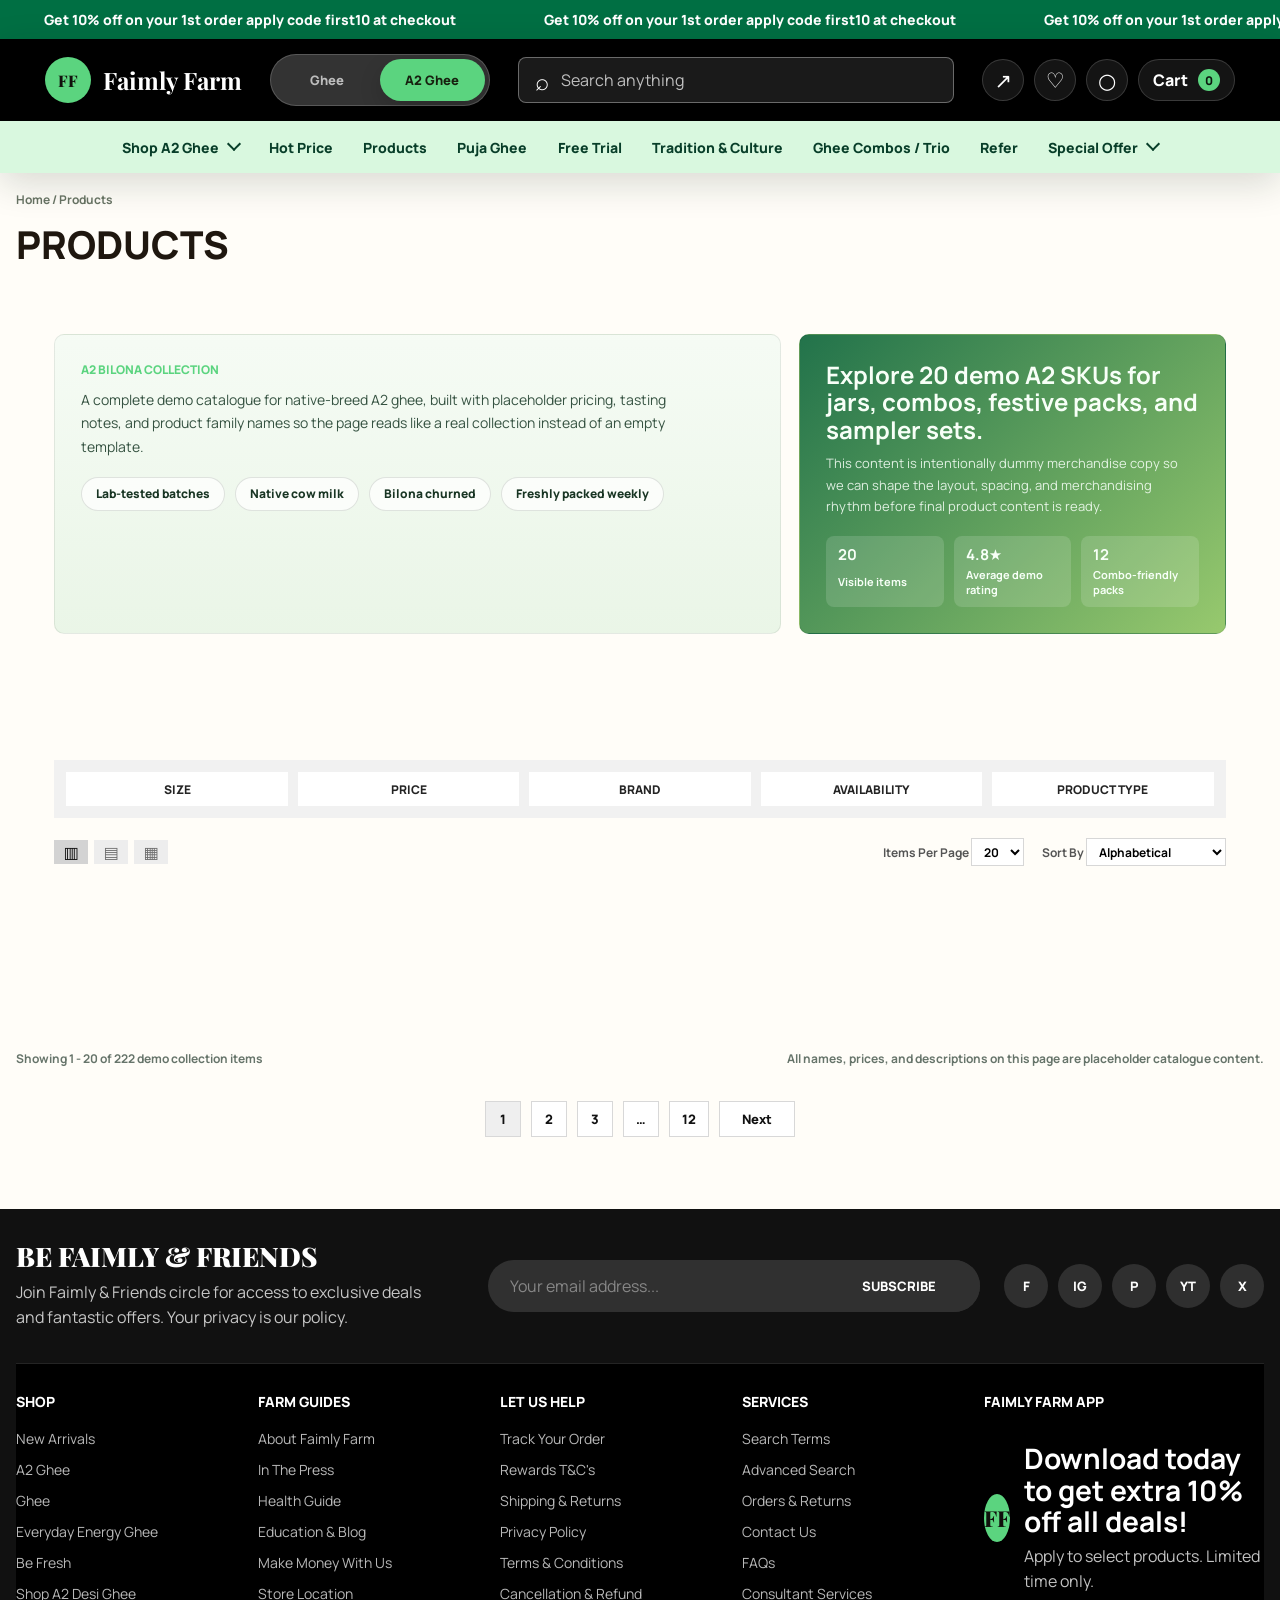
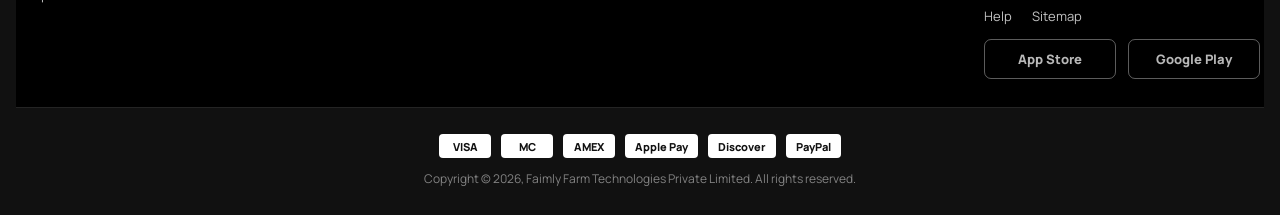
<file: a2-products.html>
<!doctype html>
<html lang="en">
  <head>
    <meta charset="UTF-8" />
    <meta name="viewport" content="width=device-width, initial-scale=1.0" />
    <title>A2 Ghee Products | Faimly Farm</title>
    <meta
      name="description"
      content="A2 ghee collection page with filter controls, product grid, and pagination."
    />
    <link rel="preconnect" href="https://fonts.googleapis.com" />
    <link rel="preconnect" href="https://fonts.gstatic.com" crossorigin />
    <link
      href="https://fonts.googleapis.com/css2?family=Manrope:wght@400;500;600;700;800;900&family=Playfair+Display:wght@700;800&display=swap"
      rel="stylesheet"
    />
    <link rel="stylesheet" href="styles.css" />
  </head>
  <body data-theme="a2" class="collection-page">
    <div class="offer-ticker" aria-label="Current offer">
      <div class="ticker-track">
        <span>Get 10% off on your 1st order apply code first10 at checkout</span>
        <span>Get 10% off on your 1st order apply code first10 at checkout</span>
        <span>Get 10% off on your 1st order apply code first10 at checkout</span>
      </div>
    </div>

    <header class="site-header" id="top">
      <div class="header-main">
        <a class="brand" href="index.html#top" aria-label="Faimly Farm home">
          <span class="brand-mark">FF</span>
          <span><strong>Faimly Farm</strong></span>
        </a>

        <div class="product-switch" role="group" aria-label="Choose homepage">
          <button type="button" data-theme-switch="ghee" aria-pressed="false">Ghee</button>
          <button class="active" type="button" data-theme-switch="a2" aria-pressed="true">
            A2 Ghee
          </button>
        </div>

        <label class="header-search">
          <span aria-hidden="true">⌕</span>
          <span class="sr-only">Search products</span>
          <input type="search" placeholder="Search anything" />
        </label>

        <div class="header-actions">
          <button class="icon-button delivery-button" type="button" aria-label="Track delivery">
            <span aria-hidden="true">↗</span>
          </button>
          <button class="icon-button" type="button" aria-label="Wishlist">
            <span aria-hidden="true">♡</span>
          </button>
          <button class="icon-button account-button" type="button" aria-label="Account">
            <span aria-hidden="true">○</span>
          </button>
          <button class="cart-button" type="button">
            Cart
            <span>0</span>
          </button>
        </div>

        <button class="menu-toggle" type="button" aria-expanded="false" aria-controls="siteNav">
          <span></span>
          <span></span>
          <span></span>
          <span class="sr-only">Toggle navigation</span>
        </button>
      </div>

      <nav class="site-nav" id="siteNav" aria-label="Primary navigation">
        <div class="mega-item context-menu">
          <button class="mega-trigger" type="button" aria-expanded="false" aria-controls="contextMegaMenu">
            <span data-theme-copy data-ghee="Shop Ghee" data-a2="Shop A2 Ghee">Shop A2 Ghee</span>
          </button>
          <div class="mega-menu context-mega" id="contextMegaMenu">
            <div class="theme-menu-panel active" data-menu-theme="ghee">
              <div class="mega-columns-wrap">
                <div class="mega-column categories-column">
                  <a href="index.html#products">Cow Ghee</a>
                  <a href="index.html#products">Buffalo Ghee</a>
                  <a href="index.html#products">Cow &amp; Buffalo Ghee</a>
                </div>
                <div class="mega-promo-grid">
                  <a class="mega-promo-card promo-card-yellow" href="index.html#products">
                    <span class="promo-kicker">Trending</span>
                    <strong>100% Pure Ghee Range</strong>
                    <p>Freshly churned, family-ready ghee for every kitchen.</p>
                  </a>
                  <a class="mega-promo-card promo-card-green" href="index.html#trial">
                    <span class="promo-kicker">Try it first</span>
                    <strong>Sampler Kits & Trial Packs</strong>
                    <p>Perfect for first-time buyers and gifting moments.</p>
                  </a>
                </div>
              </div>
            </div>
            <div class="theme-menu-panel active" data-menu-theme="a2">
              <div class="mega-columns-wrap mega-columns-wrap-a2">
                <div class="mega-column a2-menu-column">
                  <a class="mega-heading green-heading" href="a2-products.html">Shop All</a>
                  <a href="a2-products.html">C.O.W Ghee</a>
                  <a href="a2-products.html">Bilona Churned Ghee</a>
                  <a href="a2-products.html">Sampler Kit</a>
                  <a href="a2-products.html">Newly Launched</a>
                </div>
                <div class="mega-column a2-menu-column">
                  <a class="mega-heading green-heading" href="a2-products.html">Shop By</a>
                  <a href="a2-products.html">Shop By Fresh A2 Ghee</a>
                  <a href="a2-products.html">Shop By Organica</a>
                  <a href="a2-products.html">Shop By Lab Certified</a>
                  <a href="a2-products.html">Shop By Top Ratings</a>
                </div>
                <div class="mega-column a2-menu-column">
                  <a class="mega-heading green-heading" href="a2-products.html">Shop For</a>
                  <a href="refer.html">Shop for Faimly</a>
                  <a href="refer.html">Shop for Healthy Gifting</a>
                  <a href="combos-trio.html">Shop for Cooking</a>
                </div>
                <div class="mega-promo-grid">
                  <a class="mega-promo-card promo-card-a2" href="a2-products.html">
                    <span class="promo-kicker">Fresh A2</span>
                    <strong>Native Cow Milk, Bilona Churned</strong>
                    <p>Built for families who want a lighter, richer everyday staple.</p>
                  </a>
                </div>
              </div>
            </div>
          </div>
        </div>
        <a href="ghee-offers.html">Hot Price</a>
        <a href="a2-products.html" class="active">Products</a>
        <a href="ghee-offers.html">Puja Ghee</a>
        <a href="#trial">Free Trial</a>
        <a href="tradition-culture.html">Tradition &amp; Culture</a>
        <a href="combos-trio.html">Ghee Combos / Trio</a>
        <a href="refer.html">Refer</a>
        <div class="mega-item special-offer-menu">
          <button class="mega-trigger" type="button" aria-expanded="false" aria-controls="specialOfferMegaMenu">
            <span>Special Offer</span>
          </button>
          <div class="mega-menu special-offer-mega" id="specialOfferMegaMenu">
            <div class="theme-menu-panel active" data-menu-theme="a2">
              <div class="mega-columns-wrap">
                <div class="mega-column special-column">
                  <a href="ghee-offers.html#offers-grid">ENJOY OFFERS ON YOUR 1ST, 2ND, AND 3RD PURCHASE</a>
                  <a href="ghee-offers.html#offers-grid">UP TO 21% OFF ON NEW ORDER</a>
                  <a href="ghee-offers.html#offers-grid">DEALS OF THIS WEEK</a>
                  <a href="ghee-offers.html#offers-grid">Grab More Offers</a>
                </div>
                <div class="mega-promo-grid">
                  <a class="mega-promo-card promo-card-a2" href="ghee-offers.html#offers-grid">
                    <span class="promo-kicker">A2 benefits</span>
                    <strong>Unlock better price ladders</strong>
                    <p>Use offers across first, second, and third purchases.</p>
                  </a>
                </div>
              </div>
            </div>
          </div>
        </div>
      </nav>
    </header>

    <main class="collection-shell">
      <div class="commerce-wrap">
        <div class="collection-header">
          <div class="breadcrumbs">Home / Products</div>
          <h1 class="collection-title">PRODUCTS</h1>
        </div>

        <section class="collection-overview" aria-label="Collection overview">
          <div class="collection-copy">
            <p class="eyebrow">A2 bilona collection</p>
            <p class="collection-lead">
              A complete demo catalogue for native-breed A2 ghee, built with placeholder pricing,
              tasting notes, and product family names so the page reads like a real collection
              instead of an empty template.
            </p>
            <div class="collection-highlights">
              <span>Lab-tested batches</span>
              <span>Native cow milk</span>
              <span>Bilona churned</span>
              <span>Freshly packed weekly</span>
            </div>
          </div>
          <aside class="collection-sidecard">
            <strong>Explore 20 demo A2 SKUs for jars, combos, festive packs, and sampler sets.</strong>
            <p>
              This content is intentionally dummy merchandise copy so we can shape the layout,
              spacing, and merchandising rhythm before final product content is ready.
            </p>
            <div class="sidecard-meta">
              <span><strong>20</strong> Visible items</span>
              <span><strong>4.8★</strong> Average demo rating</span>
              <span><strong>12</strong> Combo-friendly packs</span>
            </div>
          </aside>
        </section>

        <section class="collection-toolbar" aria-label="Collection filters">
          <div class="collection-filters">
            <button type="button">SIZE</button>
            <button type="button">PRICE</button>
            <button type="button">BRAND</button>
            <button type="button">AVAILABILITY</button>
            <button type="button">PRODUCT TYPE</button>
          </div>
          <div class="collection-controls">
            <div class="collection-view-toggle" aria-label="View mode">
              <button class="active" type="button" aria-pressed="true">▥</button>
              <button type="button" aria-pressed="false">▤</button>
              <button type="button" aria-pressed="false">▦</button>
            </div>
            <div class="collection-meta-controls">
              <label>
                Items Per Page
                <select>
                  <option>20</option>
                  <option>12</option>
                  <option>24</option>
                </select>
              </label>
              <label>
                Sort By
                <select>
                  <option>Alphabetical</option>
                  <option>Price: Low to High</option>
                  <option>Price: High to Low</option>
                </select>
              </label>
            </div>
          </div>
        </section>

        <section class="product-grid collection-grid" aria-label="A2 products">
          <article class="product-card"><div class="badge">SALE</div><img src="assets/Product images Test/A2 Desi Ghee.png" alt="A2 Bachur Cow Ghee" /><div class="product-body"><p>Faimly Farm</p><h3>A2 Bachur Cow Ghee</h3><span>Small-batch golden ghee with a mellow aroma and smooth finish for everyday rotis and dal.</span><div class="rating">★★★★★ <small>4.8 | 214 reviews</small></div><div class="collection-price"><s>Rs. 1,102.00</s><strong>Rs. 1,047.00</strong></div><button class="add-cart" type="button">ADD TO CART</button></div></article>
          <article class="product-card"><div class="badge">SALE</div><img src="assets/Product images Test/A2 Desi Ghee3.png" alt="A2 Badri Cow Ghee" /><div class="product-body"><p>Faimly Farm</p><h3>A2 Badri Cow Ghee</h3><span>Native-hill-breed inspired demo jar with a richer nose and a fuller spoon-coating texture.</span><div class="rating">★★★★★ <small>4.9 | 168 reviews</small></div><div class="collection-price"><s>Rs. 1,149.00</s><strong>Rs. 1,111.00</strong></div><button class="add-cart" type="button">ADD TO CART</button></div></article>
          <article class="product-card"><div class="badge">SALE</div><img src="assets/Product images Test/A2 Gaolao Cow Ghee.png" alt="A2 Bilona Buffalo Ghee" /><div class="product-body"><p>Faimly Farm</p><h3>A2 Bilona Buffalo Ghee</h3><span>Dummy collection entry for a creamier profile suited to festive sweets and deeper roasting.</span><div class="rating">★★★★☆ <small>4.6 | 92 reviews</small></div><div class="collection-price"><s>Rs. 896.00</s><strong>Rs. 661.00</strong></div><button class="add-cart" type="button">ADD TO CART</button></div></article>
          <article class="product-card"><div class="badge">SALE</div><img src="assets/Product images Test/A2 Cow Ghee Organica Essence.png" alt="A2 Bilona Buffalo Ghee Family Combo" /><div class="product-body"><p>Faimly Farm</p><h3>A2 Bilona Buffalo Ghee Family Combo</h3><span>A twin-pack placeholder bundle created to make the grid feel like a fuller merchandised catalogue.</span><div class="rating">★★★★★ <small>4.8 | 131 reviews</small></div><div class="collection-price"><s>Rs. 1,740.00</s><strong>Rs. 1,653.00</strong></div><button class="add-cart" type="button">ADD TO CART</button></div></article>
          <article class="product-card"><div class="badge">SALE</div><img src="assets/Product images Test/Ancient Bilona Fresh cow1000 -800 - 500 Ml.png" alt="A2 Bilona Cow and Buffalo Blend Ghee" /><div class="product-body"><p>Faimly Farm</p><h3>A2 Bilona Cow &amp; Buffalo Blend Ghee</h3><span>Balanced blend concept with nutty warmth, grainy texture, and a broader cooking-use story.</span><div class="rating">★★★★☆ <small>4.5 | 88 reviews</small></div><div class="collection-price"><s>Rs. 962.00</s><strong>Rs. 914.00</strong></div><button class="add-cart" type="button">ADD TO CART</button></div></article>
          <article class="product-card"><div class="badge">SALE</div><img src="assets/Product images Test/A2 Cow Ghee Organica Essence2.png" alt="A2 Bilona Cow Ghee" /><div class="product-body"><p>Faimly Farm</p><h3>A2 Bilona Cow Ghee</h3><span>Classic bilona demo SKU for daily cooking with a soft caramel note and clean aftertaste.</span><div class="rating">★★★★★ <small>4.9 | 307 reviews</small></div><div class="collection-price"><s>Rs. 1,221.00</s><strong>Rs. 1,160.00</strong></div><button class="add-cart" type="button">ADD TO CART</button></div></article>
          <article class="product-card"><div class="badge">SALE</div><img src="assets/Product images Test/A2 Cow Ghee Organica Essence3.png" alt="A2 Bilona Cow Ghee Celebration Pack" /><div class="product-body"><p>Faimly Farm</p><h3>A2 Bilona Cow Ghee Celebration Pack</h3><span>Festive placeholder hamper with gifting-friendly copy, duo jars, and premium ribbon-box positioning.</span><div class="rating">★★★★★ <small>4.8 | 74 reviews</small></div><div class="collection-price"><s>Rs. 2,832.00</s><strong>Rs. 2,690.00</strong></div><button class="add-cart" type="button">ADD TO CART</button></div></article>
          <article class="product-card"><div class="badge">SALE</div><img src="assets/Product images Test/A2 Desi Ghee.png" alt="A2 Bilona Ghee Family Value Twin Pack" /><div class="product-body"><p>Faimly Farm</p><h3>A2 Bilona Ghee Family Value Twin Pack</h3><span>Bulk-buy demo product designed to fill the collection with practical repeat-purchase value packs.</span><div class="rating">★★★★☆ <small>4.7 | 119 reviews</small></div><div class="collection-price"><s>Rs. 4,437.00</s><strong>Rs. 4,215.00</strong></div><button class="add-cart" type="button">ADD TO CART</button></div></article>
          <article class="product-card"><div class="badge">SALE</div><img src="assets/Product images Test/A2 Desi Ghee3.png" alt="A2 Bilona Ghee Festive Pack" /><div class="product-body"><p>Faimly Farm</p><h3>A2 Bilona Ghee Festive Pack</h3><span>Seasonal placeholder pack with celebratory positioning for family hosting and festive gifting.</span><div class="rating">★★★★★ <small>4.8 | 102 reviews</small></div><div class="collection-price"><s>Rs. 2,183.00</s><strong>Rs. 2,074.00</strong></div><button class="add-cart" type="button">ADD TO CART</button></div></article>
          <article class="product-card"><div class="badge">SALE</div><img src="assets/Product images Test/A2 Gaolao Cow Ghee.png" alt="A2 Bilona Ghee Kitchen Duo Pack" /><div class="product-body"><p>Faimly Farm</p><h3>A2 Bilona Ghee Kitchen Duo Pack</h3><span>Kitchen-first duo concept with one everyday jar and one reserve jar for sweets or puja use.</span><div class="rating">★★★★★ <small>4.9 | 201 reviews</small></div><div class="collection-price"><s>Rs. 3,119.00</s><strong>Rs. 2,963.00</strong></div><button class="add-cart" type="button">ADD TO CART</button></div></article>
          <article class="product-card"><div class="badge">SALE</div><img src="assets/Product images Test/Ancient Bilona Fresh cow1000 -800 - 500 Ml.png" alt="A2 Bilona Ghee Trio Ghee Pack" /><div class="product-body"><p>Faimly Farm</p><h3>A2 Bilona Ghee Trio Pack</h3><span>A premium three-jar set used here as dummy content for wider basket-size shopping behavior.</span><div class="rating">★★★★☆ <small>4.7 | 61 reviews</small></div><div class="collection-price"><s>Rs. 8,227.00</s><strong>Rs. 7,816.00</strong></div><button class="add-cart" type="button">ADD TO CART</button></div></article>
          <article class="product-card"><div class="badge">SALE</div><img src="assets/Product images Test/A2 Cow Ghee Organica Essence.png" alt="A2 Deoni Cow Ghee" /><div class="product-body"><p>Faimly Farm</p><h3>A2 Deoni Cow Ghee</h3><span>Popular hero-style demo SKU with a dense spoon feel and breakfast-friendly richness.</span><div class="rating">★★★★★ <small>4.9 | 287 reviews</small></div><div class="collection-price"><s>Rs. 1,319.00</s><strong>Rs. 1,253.00</strong></div><button class="add-cart" type="button">ADD TO CART</button></div></article>
          <article class="product-card"><div class="badge">SALE</div><img src="assets/Product images Test/A2 Cow Ghee Organica Essence2.png" alt="A2 Gangatiri Cow Ghee" /><div class="product-body"><p>Faimly Farm</p><h3>A2 Gangatiri Cow Ghee</h3><span>Dummy single-origin style listing with grassy top notes and a brighter finishing aroma.</span><div class="rating">★★★★☆ <small>4.6 | 83 reviews</small></div><div class="collection-price"><s>Rs. 1,361.00</s><strong>Rs. 1,293.00</strong></div><button class="add-cart" type="button">ADD TO CART</button></div></article>
          <article class="product-card"><div class="badge">SALE</div><img src="assets/Product images Test/A2 Gaolao Cow Ghee.png" alt="A2 Gaolao Cow Ghee" /><div class="product-body"><p>Faimly Farm</p><h3>A2 Gaolao Cow Ghee</h3><span>Soft everyday placeholder SKU that helps the lower rows keep the same visual weight and density.</span><div class="rating">★★★★☆ <small>4.6 | 71 reviews</small></div><div class="collection-price"><s>Rs. 1,221.00</s><strong>Rs. 1,160.00</strong></div><button class="add-cart" type="button">ADD TO CART</button></div></article>
          <article class="product-card"><div class="badge">SALE</div><img src="assets/Product images Test/A2 Desi Ghee3.png" alt="A2 Gir Cow Ghee" /><div class="product-body"><p>Faimly Farm</p><h3>A2 Gir Cow Ghee</h3><span>Well-known native-breed placeholder jar with richer mouthfeel and a gentle toasted finish.</span><div class="rating">★★★★★ <small>4.8 | 244 reviews</small></div><div class="collection-price"><s>Rs. 1,134.00</s><strong>Rs. 1,077.00</strong></div><button class="add-cart" type="button">ADD TO CART</button></div></article>
          <article class="product-card"><div class="badge">SALE</div><img src="assets/Product images Test/A2 Cow Ghee Organica Essence3.png" alt="A2 Hallikar Cow Ghee" /><div class="product-body"><p>Faimly Farm</p><h3>A2 Hallikar Cow Ghee</h3><span>Bright, breakfast-oriented demo product that rounds out the collection with another jar size story.</span><div class="rating">★★★★☆ <small>4.7 | 96 reviews</small></div><div class="collection-price"><s>Rs. 1,155.00</s><strong>Rs. 1,097.00</strong></div><button class="add-cart" type="button">ADD TO CART</button></div></article>
          <article class="product-card"><div class="badge">NEW</div><img src="assets/Product images Test/A2 Cow Ghee Organica Essence.png" alt="A2 Organica Trial Jar" /><div class="product-body"><p>Faimly Farm</p><h3>A2 Organica Trial Jar</h3><span>Entry-price dummy sampler for first-order shoppers who want a smaller format before scaling up.</span><div class="rating">★★★★★ <small>4.8 | 53 reviews</small></div><div class="collection-price"><s>Rs. 699.00</s><strong>Rs. 629.00</strong></div><button class="add-cart" type="button">ADD TO CART</button></div></article>
          <article class="product-card"><div class="badge">COMBO</div><img src="assets/Product images Test/A2 Cow Ghee Organica Essence2.png" alt="A2 Ritual Kitchen Pair" /><div class="product-body"><p>Faimly Farm</p><h3>A2 Ritual Kitchen Pair</h3><span>Two-format bundle with dummy copy for daily tadka plus one ceremonial reserve jar.</span><div class="rating">★★★★☆ <small>4.7 | 44 reviews</small></div><div class="collection-price"><s>Rs. 1,985.00</s><strong>Rs. 1,842.00</strong></div><button class="add-cart" type="button">ADD TO CART</button></div></article>
          <article class="product-card"><div class="badge">FRESH</div><img src="assets/Product images Test/A2 Desi Ghee.png" alt="A2 Morning Gold Ghee" /><div class="product-body"><p>Faimly Farm</p><h3>A2 Morning Gold Ghee</h3><span>Placeholder signature jar positioned for breakfast bowls, millet rotis, and kids' everyday meals.</span><div class="rating">★★★★★ <small>4.9 | 126 reviews</small></div><div class="collection-price"><s>Rs. 1,089.00</s><strong>Rs. 1,019.00</strong></div><button class="add-cart" type="button">ADD TO CART</button></div></article>
          <article class="product-card"><div class="badge">GIFT</div><img src="assets/Product images Test/Ancient Bilona Fresh cow1000 -800 - 500 Ml.png" alt="A2 Heritage Gift Crate" /><div class="product-body"><p>Faimly Farm</p><h3>A2 Heritage Gift Crate</h3><span>Premium-looking dummy gift box so the bottom row does not feel repetitive or under-merchandised.</span><div class="rating">★★★★☆ <small>4.6 | 39 reviews</small></div><div class="collection-price"><s>Rs. 3,420.00</s><strong>Rs. 3,199.00</strong></div><button class="add-cart" type="button">ADD TO CART</button></div></article>
        </section>

        <div class="collection-footnote">
          <span>Showing 1 - 20 of 222 demo collection items</span>
          <span>All names, prices, and descriptions on this page are placeholder catalogue content.</span>
        </div>

        <div class="collection-pagination" aria-label="Pagination">
          <span class="active">1</span>
          <a href="#top">2</a>
          <a href="#top">3</a>
          <span>…</span>
          <a href="#top">12</a>
          <a class="next" href="#top">Next</a>
        </div>
      </div>
    </main>

    <footer class="site-footer" id="footer">
      <div class="site-footer-inner">
        <div class="footer-top">
          <div class="footer-intro">
            <h2>Be Faimly &amp; Friends</h2>
            <p>
              Join Faimly &amp; Friends circle for access to exclusive deals and fantastic offers.
              Your privacy is our policy.
            </p>
          </div>
          <form class="footer-subscribe">
            <input type="email" placeholder="Your email address..." aria-label="Email address" />
            <button type="submit">Subscribe</button>
          </form>
          <div class="footer-socials" aria-label="Social links">
            <a href="#top" aria-label="Facebook">f</a>
            <a href="#top" aria-label="Instagram">ig</a>
            <a href="#top" aria-label="Pinterest">p</a>
            <a href="#top" aria-label="YouTube">yt</a>
            <a href="#top" aria-label="Twitter">x</a>
          </div>
        </div>
        <div class="footer-main">
          <div class="footer-column">
            <h3>Shop</h3>
            <a href="index.html#products">New Arrivals</a>
            <a href="index.html#a2-home">A2 Ghee</a>
            <a href="index.html#products">Ghee</a>
            <a href="ghee-offers.html">Everyday Energy Ghee</a>
            <a href="ghee-offers.html">Be Fresh</a>
            <a href="a2-products.html">Shop A2 Desi Ghee</a>
          </div>
          <div class="footer-column">
            <h3>Farm Guides</h3>
            <a href="index.html#guide">About Faimly Farm</a>
            <a href="blog.html">In The Press</a>
            <a href="blog.html">Health Guide</a>
            <a href="tradition-culture.html">Education &amp; Blog</a>
            <a href="refer.html">Make Money With Us</a>
            <a href="#top">Store Location</a>
          </div>
          <div class="footer-column">
            <h3>Let Us Help</h3>
            <a href="#footer">Track Your Order</a>
            <a href="#top">Rewards T&amp;C's</a>
            <a href="#top">Shipping &amp; Returns</a>
            <a href="#top">Privacy Policy</a>
            <a href="#top">Terms &amp; Conditions</a>
            <a href="#top">Cancellation &amp; Refund</a>
          </div>
          <div class="footer-column">
            <h3>Services</h3>
            <a href="#footer">Search Terms</a>
            <a href="#top">Advanced Search</a>
            <a href="#top">Orders &amp; Returns</a>
            <a href="#top">Contact Us</a>
            <a href="#top">FAQs</a>
            <a href="#top">Consultant Services</a>
          </div>
          <div class="footer-app">
            <h3>Faimly Farm App</h3>
            <div class="footer-app-brand">
              <span class="brand-mark">FF</span>
              <div class="footer-app-copy">
                <strong>Download today to get extra 10% off all deals!</strong>
                <p>Apply to select products. Limited time only.</p>
              </div>
            </div>
            <div class="footer-app-meta">
              <span>Help</span>
              <span>Sitemap</span>
            </div>
            <div class="footer-app-links">
              <a class="store-button" href="#top">App Store</a>
              <a class="store-button" href="#top">Google Play</a>
            </div>
          </div>
        </div>
        <div class="footer-bottom">
          <div class="footer-payments" aria-label="Payment methods">
            <span>VISA</span>
            <span>MC</span>
            <span>AMEX</span>
            <span>Apple Pay</span>
            <span>Discover</span>
            <span>PayPal</span>
          </div>
          <p class="footer-legal">
            Copyright © 2026, Faimly Farm Technologies Private Limited. All rights reserved.
          </p>
        </div>
      </div>
    </footer>

    <script src="testimonial-component.js"></script>
    <script src="script.js"></script>
  </body>
</html>
</file>
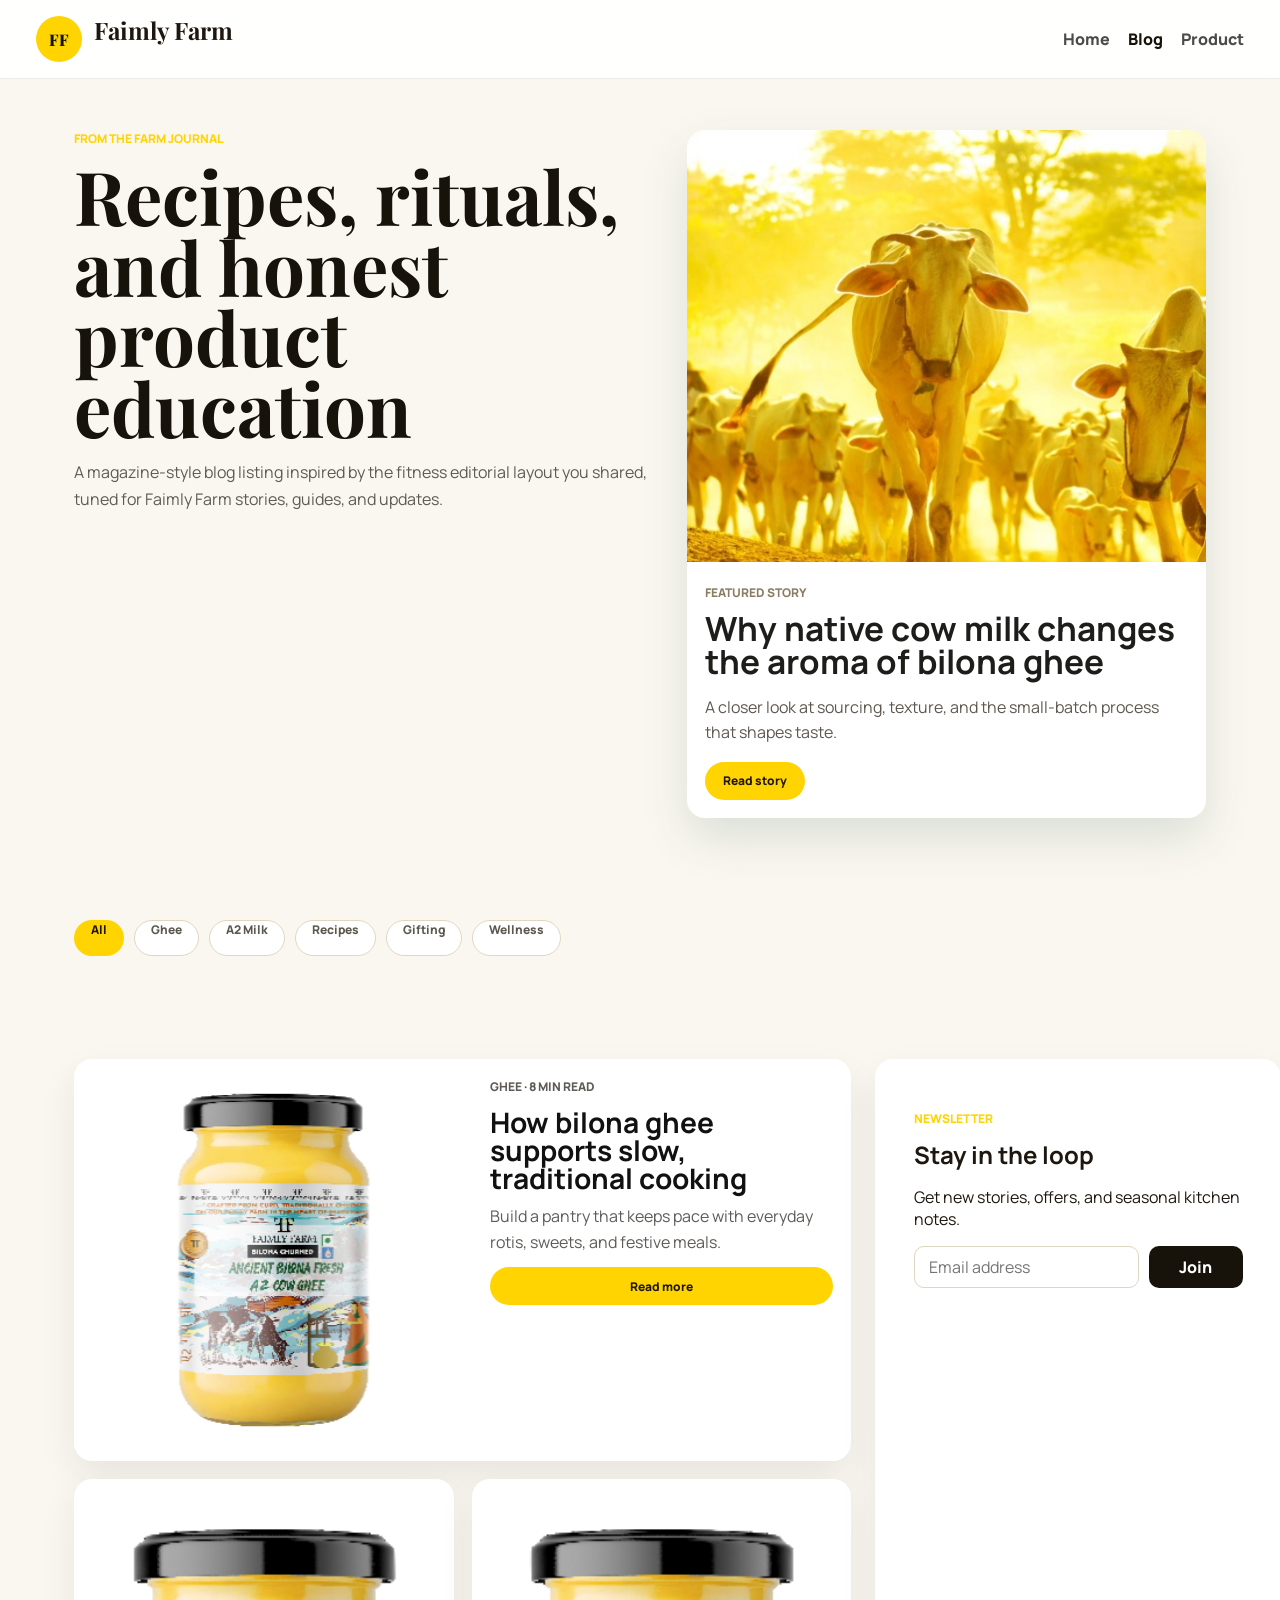
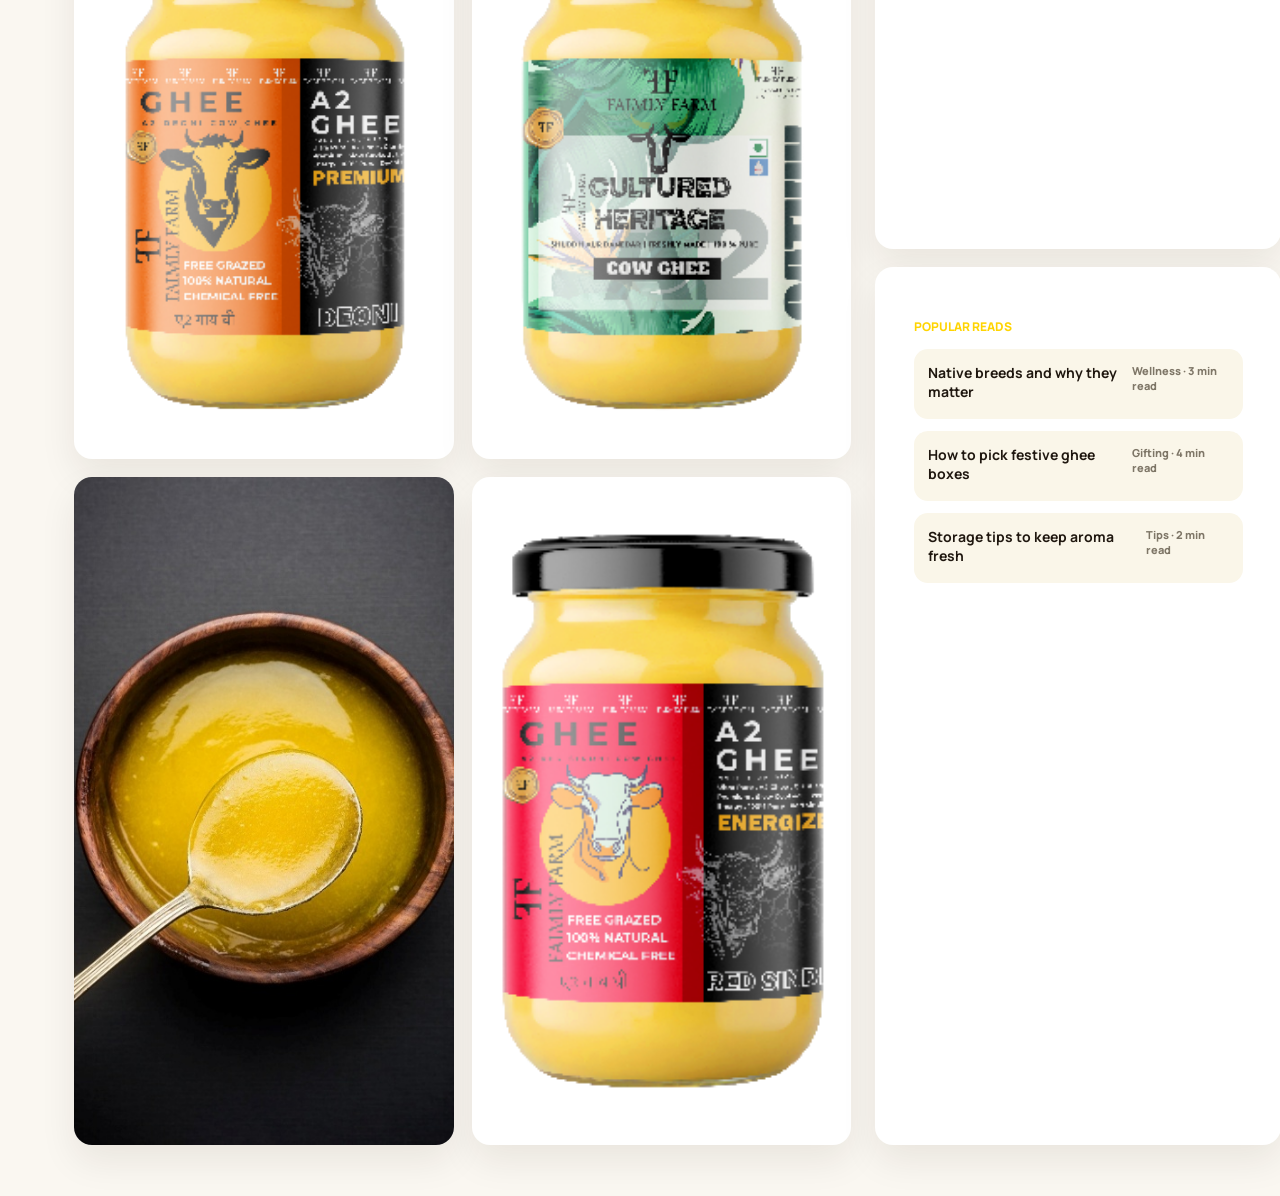
<file: blog.html>
<!doctype html>
<html lang="en">
  <head>
    <meta charset="UTF-8" />
    <meta name="viewport" content="width=device-width, initial-scale=1.0" />
    <title>Blog | Faimly Farm</title>
    <meta
      name="description"
      content="Faimly Farm blog listing with articles on ghee, A2 milk, native breeds, rituals, and gifting."
    />
    <link rel="preconnect" href="https://fonts.googleapis.com" />
    <link rel="preconnect" href="https://fonts.gstatic.com" crossorigin />
    <link
      href="https://fonts.googleapis.com/css2?family=Manrope:wght@400;500;600;700;800;900&family=Playfair+Display:wght@700;800&display=swap"
      rel="stylesheet"
    />
    <link rel="stylesheet" href="styles.css" />
  </head>
  <body class="blog-page" data-theme="ghee">
    <header class="blog-header">
      <div class="blog-header-inner">
        <a class="brand" href="index.html">
          <span class="brand-mark">FF</span>
          <span>
            <strong>Faimly Farm</strong>
            <small>Stories, rituals, and recipes</small>
          </span>
        </a>
        <nav class="blog-nav" aria-label="Blog navigation">
          <a href="index.html">Home</a>
          <a class="active" href="blog.html">Blog</a>
          <a href="product.html">Product</a>
        </nav>
      </div>
    </header>

    <main class="blog-shell">
      <section class="blog-hero">
        <div class="blog-hero-copy">
          <p class="eyebrow">From the farm journal</p>
          <h1>Recipes, rituals, and honest product education</h1>
          <p>
            A magazine-style blog listing inspired by the fitness editorial layout you shared,
            tuned for Faimly Farm stories, guides, and updates.
          </p>
        </div>
        <article class="blog-feature">
          <img src="assets/brand/farm-cows.jpeg" alt="Featured Faimly Farm story" />
          <div class="blog-feature-copy">
            <span>Featured story</span>
            <h2>Why native cow milk changes the aroma of bilona ghee</h2>
            <p>
              A closer look at sourcing, texture, and the small-batch process that shapes taste.
            </p>
            <a href="post.html?slug=native-cow-milk">Read story</a>
          </div>
        </article>
      </section>

      <section class="blog-toolbar" aria-label="Blog filters">
        <a class="chip active" href="#">All</a>
        <a class="chip" href="#">Ghee</a>
        <a class="chip" href="#">A2 Milk</a>
        <a class="chip" href="#">Recipes</a>
        <a class="chip" href="#">Gifting</a>
        <a class="chip" href="#">Wellness</a>
      </section>

      <section class="blog-layout">
        <div class="blog-feed">
          <article class="post-card large">
            <img src="assets/brand/ancient-bilona.png" alt="Ancient bilona ghee story" />
            <div class="post-card-copy">
              <p class="post-meta">Ghee · 8 min read</p>
              <h2>How bilona ghee supports slow, traditional cooking</h2>
              <p>
                Build a pantry that keeps pace with everyday rotis, sweets, and festive meals.
              </p>
              <a href="post.html?slug=bilona-cooking">Read more</a>
            </div>
          </article>

          <article class="post-card">
            <img src="assets/brand/a2-deoni.png" alt="A2 dairy guide" />
            <div class="post-card-copy">
              <p class="post-meta">A2 Milk · 6 min read</p>
              <h2>What makes an A2 ghee story feel different on the palate</h2>
              <a href="post.html?slug=a2-palate">Read more</a>
            </div>
          </article>

          <article class="post-card">
            <img src="assets/brand/cultured-heritage.png" alt="Cultured ghee story" />
            <div class="post-card-copy">
              <p class="post-meta">Process · 5 min read</p>
              <h2>Curd-churned versus clarified ghee: a simple guide</h2>
              <a href="post.html?slug=curd-churned">Read more</a>
            </div>
          </article>

          <article class="post-card">
            <img src="assets/brand/ghee-bowl.jpeg" alt="Recipe blog post" />
            <div class="post-card-copy">
              <p class="post-meta">Recipes · 4 min read</p>
              <h2>Three quick recipes that let ghee do the heavy lifting</h2>
              <a href="post.html?slug=quick-recipes">Read more</a>
            </div>
          </article>

          <article class="post-card">
            <img src="assets/brand/red-sindhi.png" alt="Gift guide article" />
            <div class="post-card-copy">
              <p class="post-meta">Gifting · 6 min read</p>
              <h2>Choosing the right ghee jar for festive and corporate gifting</h2>
              <a href="post.html?slug=gifting-guide">Read more</a>
            </div>
          </article>
        </div>

        <aside class="blog-sidebar">
          <section class="sidebar-card newsletter-card">
            <p class="eyebrow">Newsletter</p>
            <h3>Stay in the loop</h3>
            <p>Get new stories, offers, and seasonal kitchen notes.</p>
            <form class="mini-newsletter">
              <input type="email" placeholder="Email address" aria-label="Email address" />
              <button type="submit">Join</button>
            </form>
          </section>

          <section class="sidebar-card">
            <p class="eyebrow">Popular reads</p>
            <div class="sidebar-list">
              <a href="post.html?slug=native-breeds">
                <strong>Native breeds and why they matter</strong>
                <span>Wellness · 3 min read</span>
              </a>
              <a href="post.html?slug=festive-gifting">
                <strong>How to pick festive ghee boxes</strong>
                <span>Gifting · 4 min read</span>
              </a>
              <a href="post.html?slug=storage-tips">
                <strong>Storage tips to keep aroma fresh</strong>
                <span>Tips · 2 min read</span>
              </a>
            </div>
          </section>
        </aside>
      </section>
    </main>
  </body>
</html>
</file>
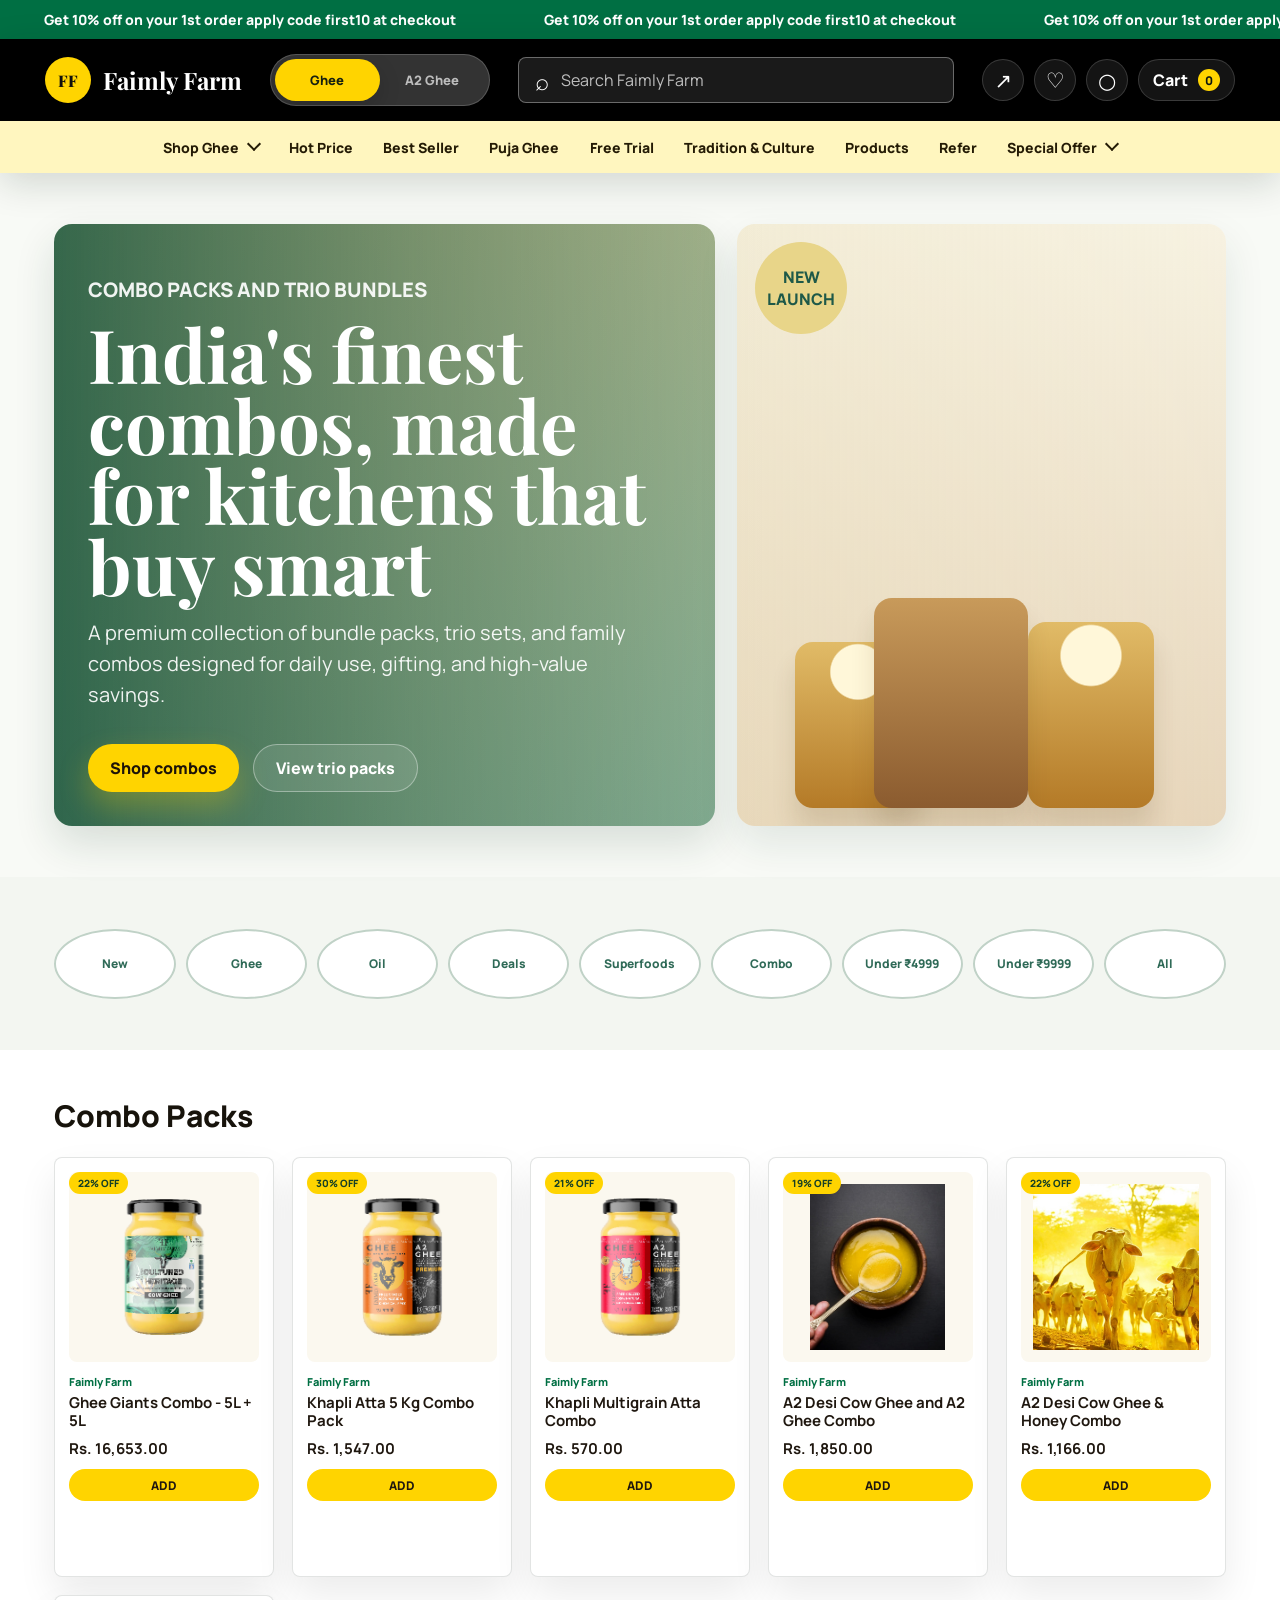
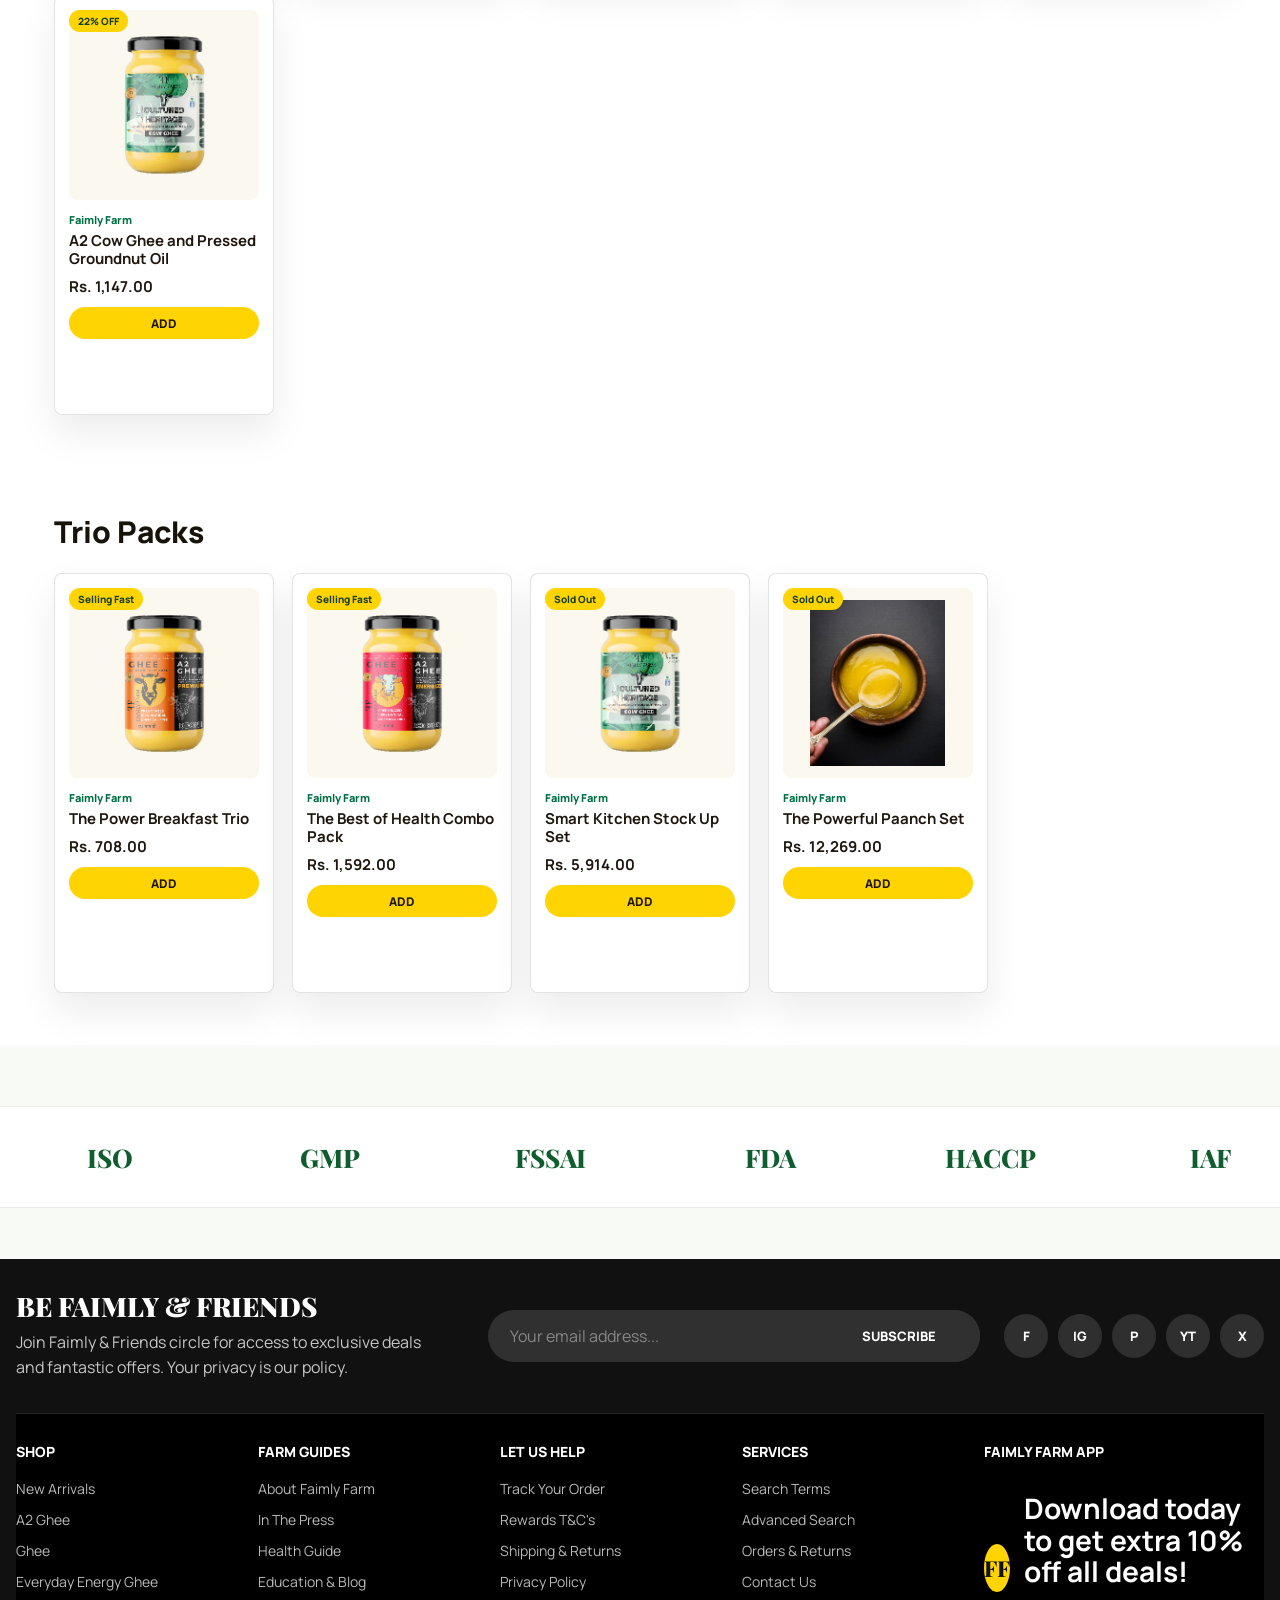
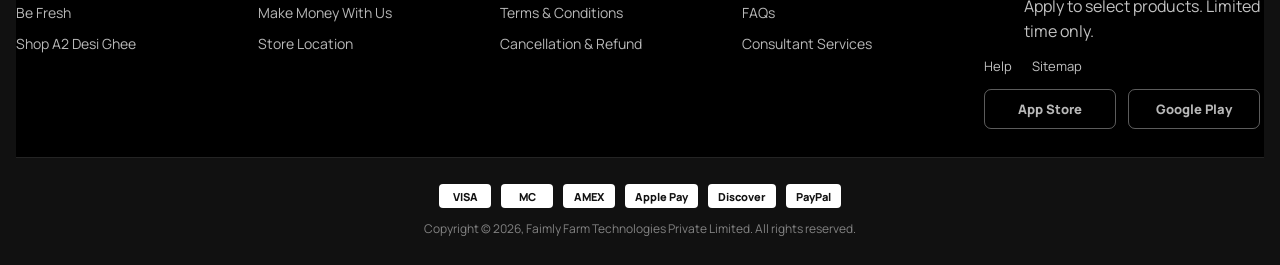
<file: combos-trio.html>
<!doctype html>
<html lang="en">
  <head>
    <meta charset="UTF-8" />
    <meta name="viewport" content="width=device-width, initial-scale=1.0" />
    <title>Combos & Trio | Faimly Farm</title>
    <meta
      name="description"
      content="Explore Faimly Farm combo packs and trio bundles with a premium product grid and curated savings."
    />
    <link rel="preconnect" href="https://fonts.googleapis.com" />
    <link rel="preconnect" href="https://fonts.gstatic.com" crossorigin />
    <link
      href="https://fonts.googleapis.com/css2?family=Manrope:wght@400;500;600;700;800;900&family=Playfair+Display:wght@700;800&display=swap"
      rel="stylesheet"
    />
    <link rel="stylesheet" href="styles.css" />
  </head>
  <body data-theme="ghee" class="combos-page">
    <div class="offer-ticker" aria-label="Current offer">
      <div class="ticker-track">
        <span>Get 10% off on your 1st order apply code first10 at checkout</span>
        <span>Get 10% off on your 1st order apply code first10 at checkout</span>
        <span>Get 10% off on your 1st order apply code first10 at checkout</span>
      </div>
    </div>

    <header class="site-header" id="top">
      <div class="header-main">
        <a class="brand" href="index.html#top" aria-label="Faimly Farm home">
          <span class="brand-mark">FF</span>
          <span><strong>Faimly Farm</strong></span>
        </a>
        <div class="product-switch" role="group" aria-label="Choose homepage">
          <button class="active" type="button" data-theme-switch="ghee" aria-pressed="true">Ghee</button>
          <button type="button" data-theme-switch="a2" aria-pressed="false">A2 Ghee</button>
        </div>
        <label class="header-search">
          <span aria-hidden="true">⌕</span>
          <span class="sr-only">Search products</span>
          <input type="search" placeholder="Search Faimly Farm" />
        </label>
        <div class="header-actions">
          <button class="icon-button delivery-button" type="button" aria-label="Track delivery"><span aria-hidden="true">↗</span></button>
          <button class="icon-button" type="button" aria-label="Wishlist"><span aria-hidden="true">♡</span></button>
          <button class="icon-button account-button" type="button" aria-label="Account"><span aria-hidden="true">○</span></button>
          <button class="cart-button" type="button">Cart <span>0</span></button>
        </div>
        <button class="menu-toggle" type="button" aria-expanded="false" aria-controls="siteNav">
          <span></span><span></span><span></span><span class="sr-only">Toggle navigation</span>
        </button>
      </div>

      <nav class="site-nav" id="siteNav" aria-label="Primary navigation">
        <div class="mega-item context-menu">
          <button class="mega-trigger" type="button" aria-expanded="false" aria-controls="contextMegaMenu">
            <span data-theme-copy data-ghee="Shop Ghee" data-a2="Shop A2 Ghee">Shop Ghee</span>
          </button>
          <div class="mega-menu context-mega" id="contextMegaMenu">
            <div class="theme-menu-panel active" data-menu-theme="ghee">
              <div class="mega-columns-wrap">
                <div class="mega-column categories-column">
                  <a href="#products">Cow Ghee</a>
                  <a href="#products">Buffalo Ghee</a>
                  <a href="#products">Cow &amp; Buffalo Ghee</a>
                </div>
                <div class="mega-promo-grid">
                  <a class="mega-promo-card promo-card-yellow" href="#products">
                    <span class="promo-kicker">Trending</span>
                    <strong>100% Pure Ghee Range</strong>
                    <p>Freshly churned, family-ready ghee for every kitchen.</p>
                  </a>
                  <a class="mega-promo-card promo-card-green" href="#products">
                    <span class="promo-kicker">Try it first</span>
                    <strong>Sampler Kits & Trial Packs</strong>
                    <p>Perfect for first-time buyers and gifting moments.</p>
                  </a>
                </div>
              </div>
            </div>
            <div class="theme-menu-panel" data-menu-theme="a2">
              <div class="mega-columns-wrap mega-columns-wrap-a2">
                <div class="mega-column a2-menu-column">
                  <a class="mega-heading green-heading" href="#a2-products">Shop All</a>
                  <a href="#a2-products">C.O.W Ghee</a>
                  <a href="#a2-products">Bilona Churned Ghee</a>
                  <a href="#a2-products">Sampler Kit</a>
                  <a href="#a2-products">Newly Launched</a>
                </div>
                <div class="mega-column a2-menu-column">
                  <a class="mega-heading green-heading" href="#a2-products">Shop By</a>
                  <a href="#a2-products">Shop By Fresh A2 Ghee</a>
                  <a href="#a2-products">Shop By Organica</a>
                  <a href="#a2-products">Shop By Lab Certified</a>
                  <a href="#a2-products">Shop By Top Ratings</a>
                </div>
                <div class="mega-column a2-menu-column">
                  <a class="mega-heading green-heading" href="#a2-products">Shop For</a>
                  <a href="#a2-products">Shop for Faimly</a>
                  <a href="#a2-products">Shop for Healthy Gifting</a>
                  <a href="#a2-products">Shop for Cooking</a>
                </div>
                <div class="mega-promo-grid">
                  <a class="mega-promo-card promo-card-a2" href="#a2-products">
                    <span class="promo-kicker">Fresh A2</span>
                    <strong>Native Cow Milk, Bilona Churned</strong>
                    <p>Built for families who want a lighter, richer everyday staple.</p>
                  </a>
                </div>
              </div>
            </div>
          </div>
        </div>
        <a href="ghee-offers.html">Hot Price</a>
        <a href="#products">Best Seller</a>
        <a href="ghee-offers.html">Puja Ghee</a>
        <a href="#trial">Free Trial</a>
        <a href="tradition-culture.html">Tradition &amp; Culture</a>
        <a href="a2-products.html">Products</a>
        <a href="refer.html">Refer</a>
        <div class="mega-item special-offer-menu">
          <button class="mega-trigger" type="button" aria-expanded="false" aria-controls="specialOfferMegaMenu">
            <span>Special Offer</span>
          </button>
          <div class="mega-menu special-offer-mega" id="specialOfferMegaMenu">
            <div class="theme-menu-panel active" data-menu-theme="ghee">
              <div class="mega-columns-wrap">
                <div class="mega-column special-column">
                  <a href="ghee-offers.html#offers-grid">VIP Offers</a>
                  <a href="ghee-offers.html#offers-grid">Value Saver</a>
                  <a href="ghee-offers.html#offers-grid">Pick Any</a>
                  <a href="ghee-offers.html#offers-grid">Deals &amp; Discounts</a>
                </div>
                <div class="mega-promo-grid">
                  <a class="mega-promo-card promo-card-special" href="ghee-offers.html#offers-grid">
                    <span class="promo-kicker">This week</span>
                    <strong>Limited-time curated savings</strong>
                    <p>Pick bundles, festive offers, and gifting-friendly deals.</p>
                  </a>
                </div>
              </div>
            </div>
          </div>
        </div>
      </nav>
    </header>

    <main class="combos-shell">
      <section class="combos-hero" aria-labelledby="combos-hero-title">
        <div class="combos-hero-copy">
          <p class="eyebrow">Combo packs and trio bundles</p>
          <h1 id="combos-hero-title">India&apos;s finest combos, made for kitchens that buy smart</h1>
          <p>
            A premium collection of bundle packs, trio sets, and family combos designed for daily
            use, gifting, and high-value savings.
          </p>
          <div class="hero-actions">
            <a class="button primary" href="#combo-products">Shop combos</a>
            <a class="button secondary" href="#trio-products">View trio packs</a>
          </div>
        </div>
        <div class="combos-hero-art">
          <div class="launch-badge">NEW LAUNCH</div>
          <div class="combo-jar combo-left"></div>
          <div class="combo-jar combo-right"></div>
          <div class="combo-pack"></div>
        </div>
      </section>

      <section class="combo-icon-row" aria-label="Combo categories">
        <div class="commerce-wrap">
          <div class="combo-icons">
            <a href="#combo-products"><span>New</span></a>
            <a href="#combo-products"><span>Ghee</span></a>
            <a href="#combo-products"><span>Oil</span></a>
            <a href="#combo-products"><span>Deals</span></a>
            <a href="#combo-products"><span>Superfoods</span></a>
            <a href="#combo-products"><span>Combo</span></a>
            <a href="#combo-products"><span>Under ₹4999</span></a>
            <a href="#combo-products"><span>Under ₹9999</span></a>
            <a href="#combo-products"><span>All</span></a>
          </div>
        </div>
      </section>

      <section class="combo-products" id="combo-products" aria-labelledby="combo-products-title">
        <div class="commerce-wrap">
          <div class="commerce-heading">
            <h2 id="combo-products-title">Combo Packs</h2>
          </div>
          <div class="product-grid combo-grid">
            <article class="product-card" data-category="ghee">
              <div class="badge">22% OFF</div>
              <img src="assets/brand/cultured-heritage.png" alt="Ghee Giants Combo" />
              <div class="product-body">
                <p>Faimly Farm</p>
                <h3>Ghee Giants Combo - 5L + 5L</h3>
                <strong>Rs. 16,653.00</strong>
                <button class="add-cart" type="button">ADD</button>
              </div>
            </article>
            <article class="product-card" data-category="ghee">
              <div class="badge">30% OFF</div>
              <img src="assets/brand/a2-deoni.png" alt="Khapli Atta combo" />
              <div class="product-body">
                <p>Faimly Farm</p>
                <h3>Khapli Atta 5 Kg Combo Pack</h3>
                <strong>Rs. 1,547.00</strong>
                <button class="add-cart" type="button">ADD</button>
              </div>
            </article>
            <article class="product-card" data-category="ghee">
              <div class="badge">21% OFF</div>
              <img src="assets/brand/red-sindhi.png" alt="Multigrain combo" />
              <div class="product-body">
                <p>Faimly Farm</p>
                <h3>Khapli Multigrain Atta Combo</h3>
                <strong>Rs. 570.00</strong>
                <button class="add-cart" type="button">ADD</button>
              </div>
            </article>
            <article class="product-card" data-category="ghee">
              <div class="badge">19% OFF</div>
              <img src="assets/brand/ghee-bowl.jpeg" alt="Cow ghee and oil combo" />
              <div class="product-body">
                <p>Faimly Farm</p>
                <h3>A2 Desi Cow Ghee and A2 Ghee Combo</h3>
                <strong>Rs. 1,850.00</strong>
                <button class="add-cart" type="button">ADD</button>
              </div>
            </article>
            <article class="product-card" data-category="ghee">
              <div class="badge">22% OFF</div>
              <img src="assets/brand/farm-cows.jpeg" alt="Honey combo" />
              <div class="product-body">
                <p>Faimly Farm</p>
                <h3>A2 Desi Cow Ghee &amp; Honey Combo</h3>
                <strong>Rs. 1,166.00</strong>
                <button class="add-cart" type="button">ADD</button>
              </div>
            </article>
            <article class="product-card" data-category="ghee">
              <div class="badge">22% OFF</div>
              <img src="assets/brand/cultured-heritage.png" alt="Groundnut oil combo" />
              <div class="product-body">
                <p>Faimly Farm</p>
                <h3>A2 Cow Ghee and Pressed Groundnut Oil</h3>
                <strong>Rs. 1,147.00</strong>
                <button class="add-cart" type="button">ADD</button>
              </div>
            </article>
          </div>
        </div>
      </section>

      <section class="combo-products combo-products-alt" id="trio-products" aria-labelledby="trio-products-title">
        <div class="commerce-wrap">
          <div class="commerce-heading">
            <h2 id="trio-products-title">Trio Packs</h2>
          </div>
          <div class="product-grid combo-grid trio-grid">
            <article class="product-card" data-category="ghee">
              <div class="badge">Selling Fast</div>
              <img src="assets/brand/a2-deoni.png" alt="Power Breakfast Trio" />
              <div class="product-body">
                <p>Faimly Farm</p>
                <h3>The Power Breakfast Trio</h3>
                <strong>Rs. 708.00</strong>
                <button class="add-cart" type="button">ADD</button>
              </div>
            </article>
            <article class="product-card" data-category="ghee">
              <div class="badge">Selling Fast</div>
              <img src="assets/brand/red-sindhi.png" alt="Best of Health combo" />
              <div class="product-body">
                <p>Faimly Farm</p>
                <h3>The Best of Health Combo Pack</h3>
                <strong>Rs. 1,592.00</strong>
                <button class="add-cart" type="button">ADD</button>
              </div>
            </article>
            <article class="product-card" data-category="ghee">
              <div class="badge">Sold Out</div>
              <img src="assets/brand/cultured-heritage.png" alt="Smart Kitchen Stock Up Set" />
              <div class="product-body">
                <p>Faimly Farm</p>
                <h3>Smart Kitchen Stock Up Set</h3>
                <strong>Rs. 5,914.00</strong>
                <button class="add-cart" type="button">ADD</button>
              </div>
            </article>
            <article class="product-card" data-category="ghee">
              <div class="badge">Sold Out</div>
              <img src="assets/brand/ghee-bowl.jpeg" alt="Powerful Paanch Set" />
              <div class="product-body">
                <p>Faimly Farm</p>
                <h3>The Powerful Paanch Set</h3>
                <strong>Rs. 12,269.00</strong>
                <button class="add-cart" type="button">ADD</button>
              </div>
            </article>
          </div>
        </div>
      </section>

      <section class="combo-badges" aria-label="Certification badges">
        <div class="cert-strip" aria-label="Brand trust badges">
          <div class="cert-strip-track">
            <span>ISO</span>
            <span>GMP</span>
            <span>FSSAI</span>
            <span>FDA</span>
            <span>HACCP</span>
            <span>IAF</span>
            <span>ISO</span>
            <span>GMP</span>
            <span>FSSAI</span>
            <span>FDA</span>
            <span>HACCP</span>
            <span>IAF</span>
          </div>
        </div>
      </section>
    </main>

    <footer class="site-footer" id="gifting">
      <div class="site-footer-inner">
        <div class="footer-top">
          <div class="footer-intro">
            <h2>Be Faimly &amp; Friends</h2>
            <p>
              Join Faimly &amp; Friends circle for access to exclusive deals and fantastic offers.
              Your privacy is our policy.
            </p>
          </div>
          <form class="footer-subscribe">
            <input type="email" placeholder="Your email address..." aria-label="Email address" />
            <button type="submit">Subscribe</button>
          </form>
          <div class="footer-socials" aria-label="Social links">
            <a href="#top" aria-label="Facebook">f</a>
            <a href="#top" aria-label="Instagram">ig</a>
            <a href="#top" aria-label="Pinterest">p</a>
            <a href="#top" aria-label="YouTube">yt</a>
            <a href="#top" aria-label="Twitter">x</a>
          </div>
        </div>
        <div class="footer-main">
          <div class="footer-column">
            <h3>Shop</h3>
            <a href="index.html#products">New Arrivals</a>
            <a href="index.html#a2-home">A2 Ghee</a>
            <a href="index.html#products">Ghee</a>
            <a href="ghee-offers.html">Everyday Energy Ghee</a>
            <a href="ghee-offers.html">Be Fresh</a>
            <a href="a2-products.html">Shop A2 Desi Ghee</a>
          </div>
          <div class="footer-column">
            <h3>Farm Guides</h3>
            <a href="index.html#guide">About Faimly Farm</a>
            <a href="blog.html">In The Press</a>
            <a href="blog.html">Health Guide</a>
            <a href="tradition-culture.html">Education &amp; Blog</a>
            <a href="refer.html">Make Money With Us</a>
            <a href="#top">Store Location</a>
          </div>
          <div class="footer-column">
            <h3>Let Us Help</h3>
            <a href="#gifting">Track Your Order</a>
            <a href="#top">Rewards T&amp;C's</a>
            <a href="#top">Shipping &amp; Returns</a>
            <a href="#top">Privacy Policy</a>
            <a href="#top">Terms &amp; Conditions</a>
            <a href="#top">Cancellation &amp; Refund</a>
          </div>
          <div class="footer-column">
            <h3>Services</h3>
            <a href="#gifting">Search Terms</a>
            <a href="#top">Advanced Search</a>
            <a href="#top">Orders &amp; Returns</a>
            <a href="#top">Contact Us</a>
            <a href="#top">FAQs</a>
            <a href="#top">Consultant Services</a>
          </div>
          <div class="footer-app">
            <h3>Faimly Farm App</h3>
            <div class="footer-app-brand">
              <span class="brand-mark">FF</span>
              <div class="footer-app-copy">
                <strong>Download today to get extra 10% off all deals!</strong>
                <p>Apply to select products. Limited time only.</p>
              </div>
            </div>
            <div class="footer-app-meta">
              <span>Help</span>
              <span>Sitemap</span>
            </div>
            <div class="footer-app-links">
              <a class="store-button" href="#top">App Store</a>
              <a class="store-button" href="#top">Google Play</a>
            </div>
          </div>
        </div>
        <div class="footer-bottom">
          <div class="footer-payments" aria-label="Payment methods">
            <span>VISA</span>
            <span>MC</span>
            <span>AMEX</span>
            <span>Apple Pay</span>
            <span>Discover</span>
            <span>PayPal</span>
          </div>
          <p class="footer-legal">
            Copyright © 2026, Faimly Farm Technologies Private Limited. All rights reserved.
          </p>
        </div>
      </div>
    </footer>

    <script src="testimonial-component.js"></script>
    <script src="script.js"></script>
  </body>
</html>
</file>
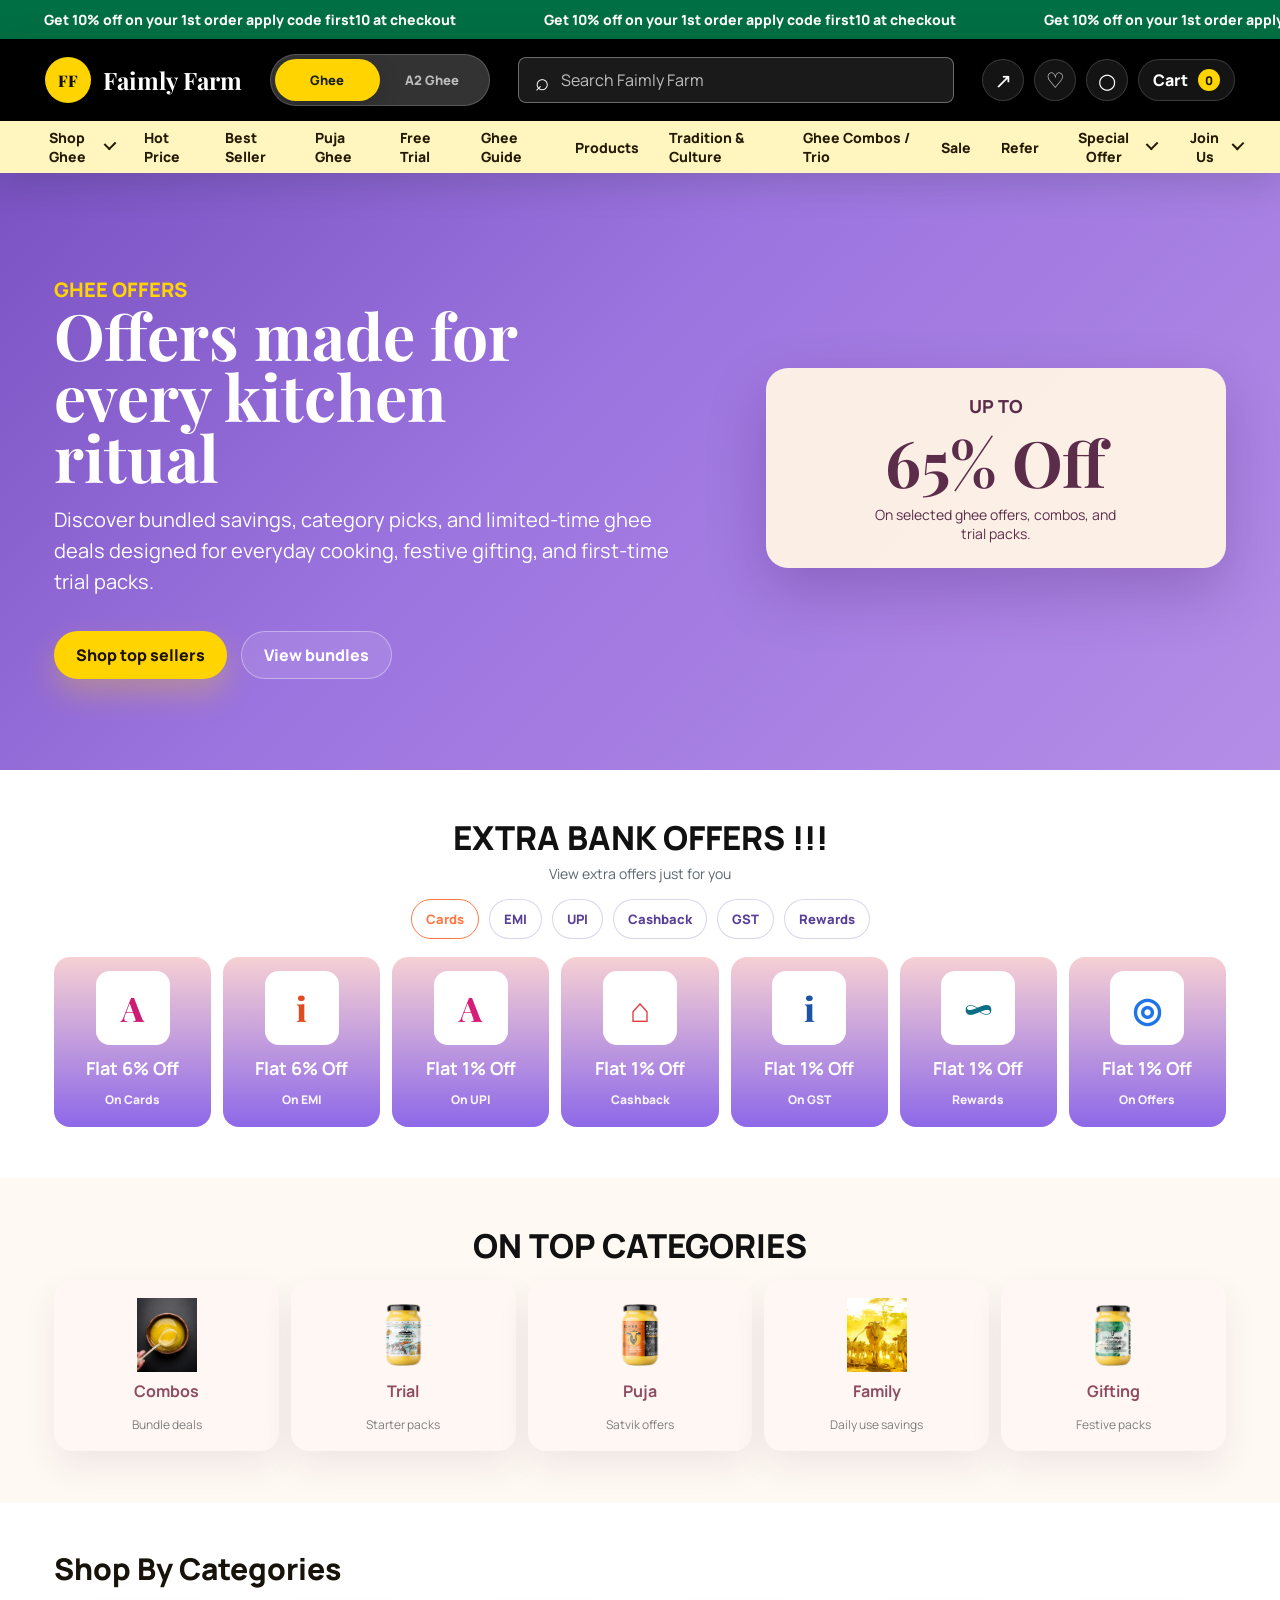
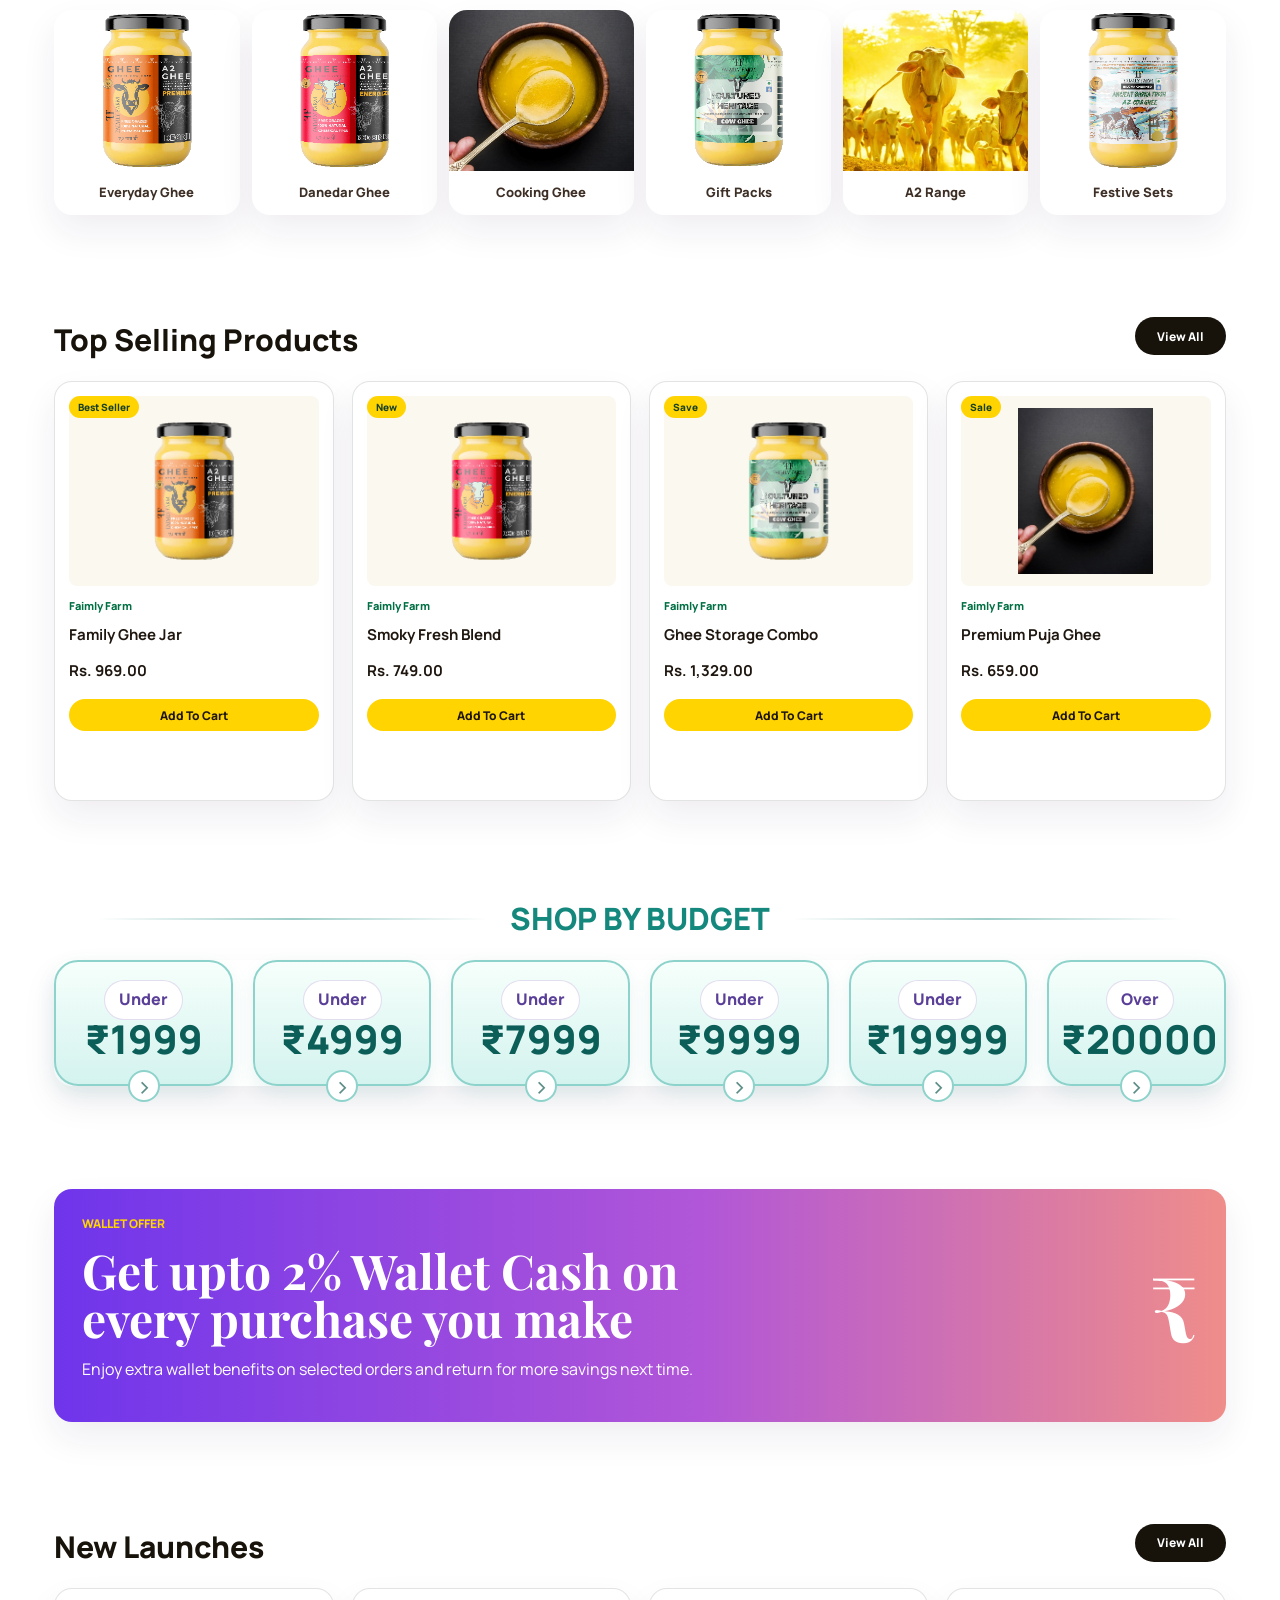
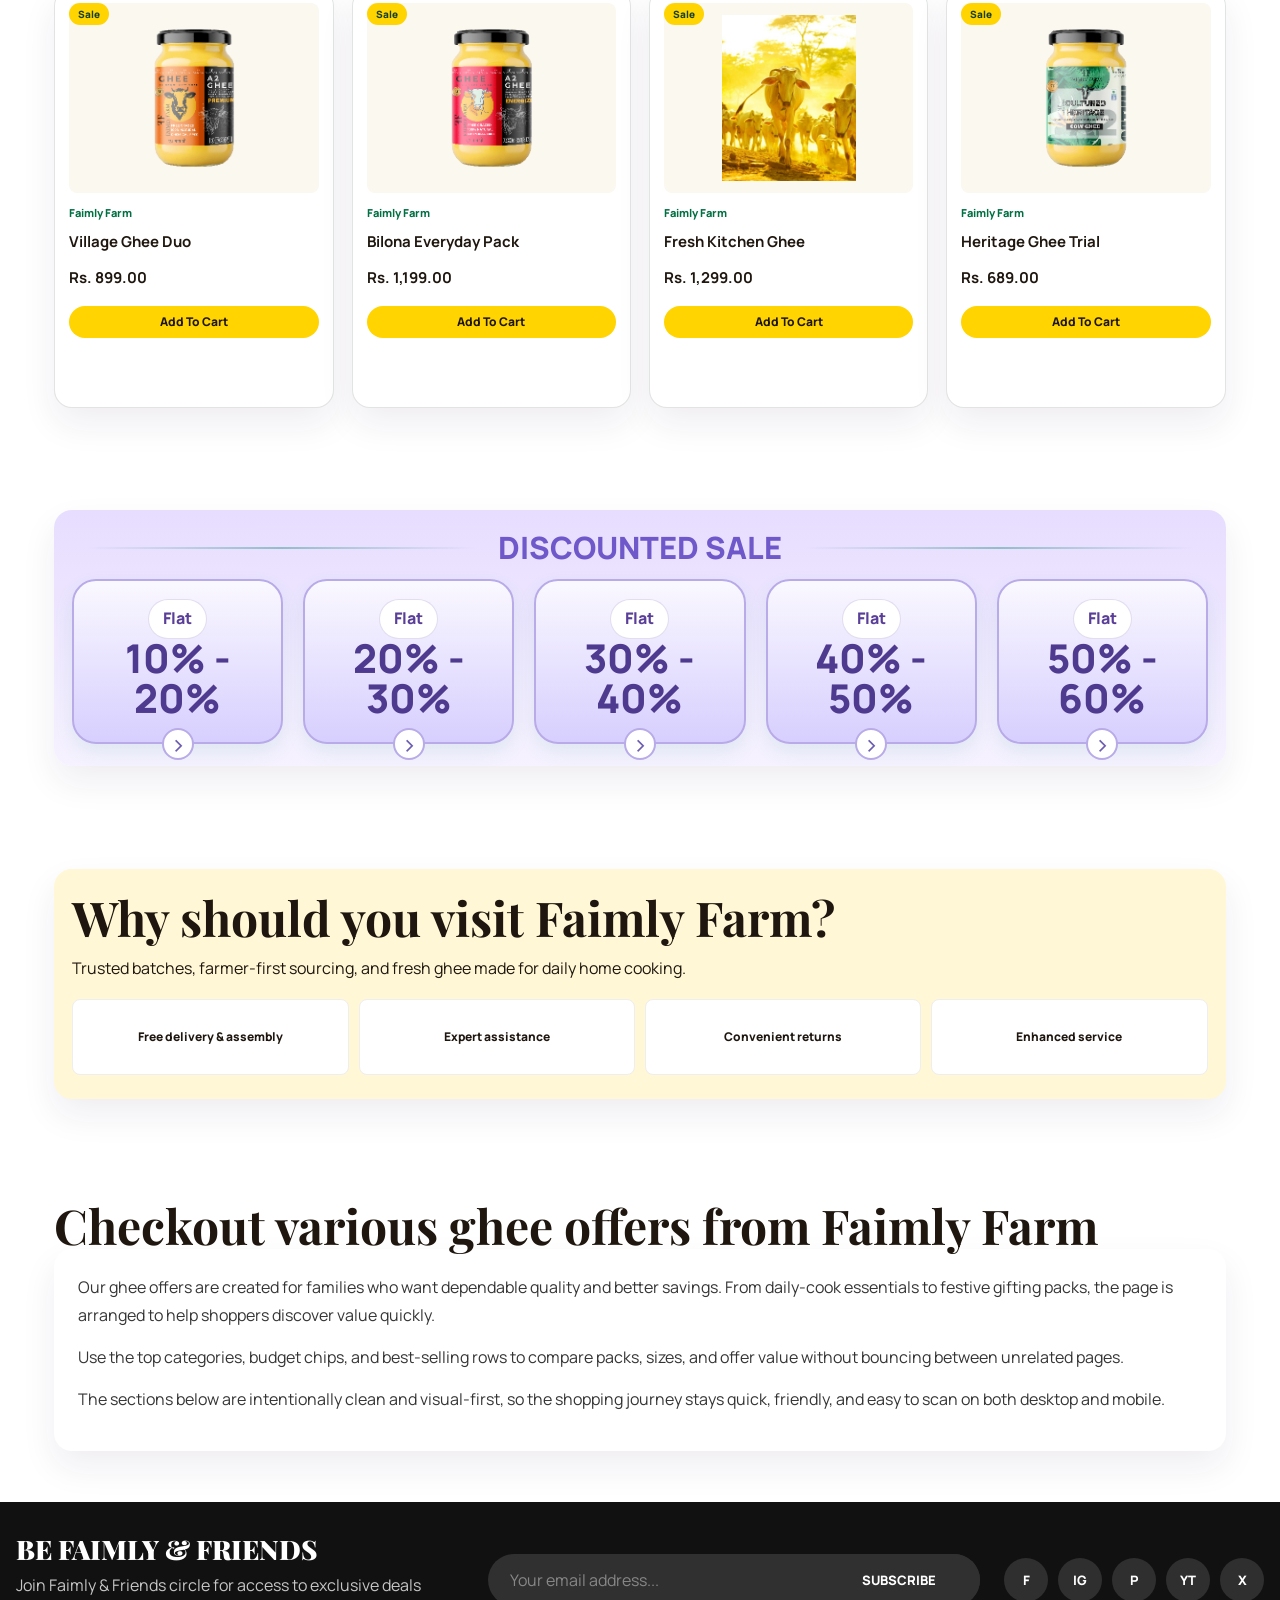
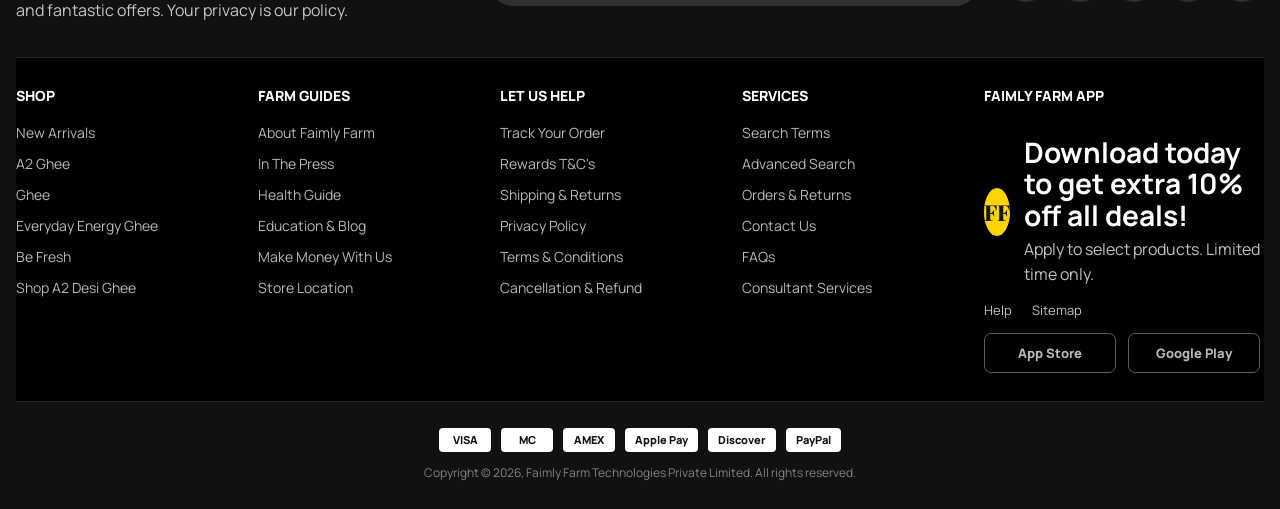
<file: ghee-offers.html>
<!doctype html>
<html lang="en">
  <head>
    <meta charset="UTF-8" />
    <meta name="viewport" content="width=device-width, initial-scale=1.0" />
    <title>Ghee Offers | Faimly Farm</title>
    <meta
      name="description"
      content="Explore Faimly Farm ghee offers, category deals, top sellers, budget picks, and festive savings."
    />
    <link rel="preconnect" href="https://fonts.googleapis.com" />
    <link rel="preconnect" href="https://fonts.gstatic.com" crossorigin />
    <link
      href="https://fonts.googleapis.com/css2?family=Manrope:wght@400;500;600;700;800;900&family=Playfair+Display:wght@700;800&display=swap"
      rel="stylesheet"
    />
    <link rel="stylesheet" href="styles.css" />
  </head>
  <body data-theme="ghee" class="offers-page">
    <div class="offer-ticker" aria-label="Current offer">
      <div class="ticker-track">
        <span>Get 10% off on your 1st order apply code first10 at checkout</span>
        <span>Get 10% off on your 1st order apply code first10 at checkout</span>
        <span>Get 10% off on your 1st order apply code first10 at checkout</span>
      </div>
    </div>

    <header class="site-header" id="top">
      <div class="header-main">
        <a class="brand" href="index.html#top" aria-label="Faimly Farm home">
          <span class="brand-mark">FF</span>
          <span><strong>Faimly Farm</strong></span>
        </a>

        <div class="product-switch" role="group" aria-label="Choose homepage">
          <button class="active" type="button" data-theme-switch="ghee" aria-pressed="true">
            Ghee
          </button>
          <button type="button" data-theme-switch="a2" aria-pressed="false">A2 Ghee</button>
        </div>

        <label class="header-search">
          <span aria-hidden="true">⌕</span>
          <span class="sr-only">Search products</span>
          <input type="search" placeholder="Search Faimly Farm" />
        </label>

        <div class="header-actions">
          <button class="icon-button delivery-button" type="button" aria-label="Track delivery">
            <span aria-hidden="true">↗</span>
          </button>
          <button class="icon-button" type="button" aria-label="Wishlist">
            <span aria-hidden="true">♡</span>
          </button>
          <button class="icon-button account-button" type="button" aria-label="Account">
            <span aria-hidden="true">○</span>
          </button>
          <button class="cart-button" type="button">
            Cart
            <span>0</span>
          </button>
        </div>

        <button class="menu-toggle" type="button" aria-expanded="false" aria-controls="siteNav">
          <span></span>
          <span></span>
          <span></span>
          <span class="sr-only">Toggle navigation</span>
        </button>
      </div>

      <nav class="site-nav" id="siteNav" aria-label="Primary navigation">
        <div class="mega-item context-menu">
          <button class="mega-trigger" type="button" aria-expanded="false" aria-controls="contextMegaMenu">
            <span data-theme-copy data-ghee="Shop Ghee" data-a2="Shop A2 Ghee">Shop Ghee</span>
          </button>
          <div class="mega-menu context-mega" id="contextMegaMenu">
            <div class="theme-menu-panel active" data-menu-theme="ghee">
              <div class="mega-columns-wrap">
                <div class="mega-column categories-column">
                  <a class="mega-heading green-heading" href="#categories">Show Categories</a>
                  <a href="#offers-products">Cow Ghee</a>
                  <a href="#offers-products">Buffalo Ghee</a>
                  <a href="#offers-products">Cow &amp; Buffalo Ghee</a>
                </div>
                <div class="mega-promo-grid">
                  <a class="mega-promo-card promo-card-yellow" href="#top-sellers">
                    <span class="promo-kicker">Trending</span>
                    <strong>Fresh ghee offers</strong>
                    <p>Explore the latest savings, bundles, and daily cooking packs.</p>
                  </a>
                  <a class="mega-promo-card promo-card-green" href="#trial">
                    <span class="promo-kicker">Starter packs</span>
                    <strong>Sampler kits</strong>
                    <p>Great for first-time buyers and gifting moments.</p>
                  </a>
                </div>
              </div>
            </div>
            <div class="theme-menu-panel" data-menu-theme="a2">
              <div class="mega-columns-wrap mega-columns-wrap-a2">
                <div class="mega-column a2-menu-column">
                  <a class="mega-heading green-heading" href="index.html#a2-products">Shop All</a>
                  <a href="index.html#a2-products">C.O.W Ghee</a>
                  <a href="index.html#a2-products">Bilona Churned Ghee</a>
                  <a href="index.html#a2-products">Sampler Kit</a>
                  <a href="index.html#a2-products">Newly Launched</a>
                </div>
                <div class="mega-column a2-menu-column">
                  <a class="mega-heading green-heading" href="index.html#a2-products">Shop By</a>
                  <a href="index.html#a2-products">Shop By Fresh A2 Ghee</a>
                  <a href="index.html#a2-products">Shop By Organica</a>
                  <a href="index.html#a2-products">Shop By Lab Certified</a>
                  <a href="index.html#a2-products">Shop By Top Ratings</a>
                </div>
                <div class="mega-column a2-menu-column">
                  <a class="mega-heading green-heading" href="index.html#a2-products">Shop For</a>
                  <a href="index.html#gifting">Shop for Faimly</a>
                  <a href="index.html#gifting">Shop for Healthy Gifting</a>
                  <a href="index.html#a2-cook">Shop for Cooking</a>
                </div>
                <div class="mega-promo-grid">
                  <a class="mega-promo-card promo-card-a2" href="index.html#a2-products">
                    <span class="promo-kicker">Fresh A2</span>
                    <strong>Native cow bilona</strong>
                    <p>Curated for families who want a cleaner everyday staple.</p>
                  </a>
                </div>
              </div>
            </div>
          </div>
        </div>
        <a href="#top-sellers">Hot Price</a>
        <a href="#top-sellers">Best Seller</a>
        <a href="#bundles">Puja Ghee</a>
        <a href="#trial">Free Trial</a>
        <a href="index.html#guide">Ghee Guide</a>
        <a href="a2-products.html">Products</a>
        <a href="tradition-culture.html">Tradition &amp; Culture</a>
        <div class="mega-item a2-only">
          <button class="mega-trigger" type="button" aria-expanded="false" aria-controls="blogMegaMenu">
            <span>Blog</span>
          </button>
          <div class="mega-menu" id="blogMegaMenu" data-menu-theme="a2">
            <div class="theme-menu-panel active">
              <div class="mega-columns-wrap">
                <div class="mega-column">
                  <a href="blog.html">Recipes &amp; Rasoi</a>
                  <a href="blog.html">Health &amp; Wellness</a>
                  <a href="tradition-culture.html">Tradition &amp; Culture</a>
                  <a href="blog.html">Faimly Farm Gallery</a>
                  <a href="blog.html">Everyday LookBook</a>
                </div>
                <div class="mega-promo-grid">
                  <a class="mega-promo-card promo-card-dark" href="blog.html">
                    <span class="promo-kicker">Read More</span>
                    <strong>Farm stories & kitchen notes</strong>
                    <p>Short reads, seasonal recipes, and behind-the-scenes updates.</p>
                  </a>
                </div>
              </div>
            </div>
          </div>
        </div>
        <a href="combos-trio.html">Ghee Combos / Trio</a>
        <a href="#sale">Sale</a>
        <a href="refer.html">Refer</a>
        <div class="mega-item special-offer-menu">
          <button class="mega-trigger" type="button" aria-expanded="false" aria-controls="specialOfferMegaMenu">
            <span>Special Offer</span>
          </button>
          <div class="mega-menu special-offer-mega" id="specialOfferMegaMenu">
            <div class="theme-menu-panel active" data-menu-theme="ghee">
              <div class="mega-columns-wrap">
                <div class="mega-column special-column">
                  <a href="#offers-grid">VIP Offers</a>
                  <a href="#offers-grid">Value Saver</a>
                  <a href="#offers-grid">Pick Any</a>
                  <a href="#offers-grid">Deals &amp; Discounts</a>
                </div>
                <div class="mega-promo-grid">
                  <a class="mega-promo-card promo-card-special" href="#offers-grid">
                    <span class="promo-kicker">This week</span>
                    <strong>Limited-time curated savings</strong>
                    <p>Pick bundles, festive offers, and gifting-friendly deals.</p>
                  </a>
                </div>
              </div>
            </div>
            <div class="theme-menu-panel" data-menu-theme="a2">
              <div class="mega-columns-wrap">
                <div class="mega-column special-column">
                  <a href="#offers-grid">ENJOY OFFERS ON YOUR 1ST, 2ND, AND 3RD PURCHASE</a>
                  <a href="#offers-grid">UP TO 21% OFF ON NEW ORDER</a>
                  <a href="#offers-grid">DEALS OF THIS WEEK</a>
                  <a href="#offers-grid">Grab More Offers</a>
                </div>
                <div class="mega-promo-grid">
                  <a class="mega-promo-card promo-card-a2" href="#offers-grid">
                    <span class="promo-kicker">A2 benefits</span>
                    <strong>Unlock better price ladders</strong>
                    <p>Use offers across first, second, and third purchases.</p>
                  </a>
                </div>
              </div>
            </div>
          </div>
        </div>
        <div class="mega-item join-us-menu">
          <button class="mega-trigger" type="button" aria-expanded="false" aria-controls="joinUsMegaMenu">
            <span>Join Us</span>
          </button>
          <div class="mega-menu context-mega" id="joinUsMegaMenu">
            <div class="theme-menu-panel active">
              <div class="mega-columns-wrap">
                <div class="mega-column join-column">
                  <span class="mega-heading join-heading">Join Us</span>
                  <a href="#footer">Brand Collaborations</a>
                  <a href="#footer">Corporate Gifting</a>
                  <a href="#footer">Ghee Subscription Plans</a>
                  <a href="#footer">Franchise Opportunities</a>
                  <a href="#footer">Wholesale &amp; Distribution</a>
                  <a href="#footer">Private Label &amp; White Label</a>
                  <a href="#footer">Retail Partnerships</a>
                  <a href="#footer">Contact Us</a>
                </div>
                <div class="mega-promo-grid">
                  <a class="mega-promo-card promo-card-dark" href="#footer">
                    <span class="promo-kicker">Partner with us</span>
                    <strong>Corporate, retail, and private label</strong>
                    <p>Build long-term partnerships around gifting and distribution.</p>
                  </a>
                </div>
              </div>
            </div>
          </div>
        </div>
      </nav>
    </header>

    <main>
      <section class="offer-hero" id="offers-grid" aria-labelledby="offer-hero-title">
        <div class="offer-hero-inner">
          <div class="offer-hero-copy">
            <p class="eyebrow">Ghee offers</p>
            <h1 id="offer-hero-title">Offers made for every kitchen ritual</h1>
            <p>
              Discover bundled savings, category picks, and limited-time ghee deals designed for
              everyday cooking, festive gifting, and first-time trial packs.
            </p>
            <div class="hero-actions">
              <a class="button primary" href="#top-sellers">Shop top sellers</a>
              <a class="button secondary" href="#bundles">View bundles</a>
            </div>
          </div>
          <div class="offer-hero-card">
            <span>Up to</span>
            <strong>65% Off</strong>
            <p>On selected ghee offers, combos, and trial packs.</p>
          </div>
        </div>
      </section>

      <section class="offer-strip" aria-label="Extra bank offers">
        <div class="commerce-wrap">
          <div class="section-kicker">
            <h2>Extra Bank Offers !!!</h2>
          </div>
          <p class="section-subtitle">View extra offers just for you</p>
          <div class="bank-offers">
            <button class="bank-chip active" type="button">Cards</button>
            <button class="bank-chip" type="button">EMI</button>
            <button class="bank-chip" type="button">UPI</button>
            <button class="bank-chip" type="button">Cashback</button>
            <button class="bank-chip" type="button">GST</button>
            <button class="bank-chip" type="button">Rewards</button>
          </div>
          <div class="bank-offer-rail" aria-label="Bank offer cards">
            <article class="bank-offer-card">
              <span class="bank-logo">A</span>
              <strong>Flat 6% Off</strong>
              <small>On Cards</small>
            </article>
            <article class="bank-offer-card">
              <span class="bank-logo orange">i</span>
              <strong>Flat 6% Off</strong>
              <small>On EMI</small>
            </article>
            <article class="bank-offer-card">
              <span class="bank-logo magenta">A</span>
              <strong>Flat 1% Off</strong>
              <small>On UPI</small>
            </article>
            <article class="bank-offer-card">
              <span class="bank-logo red">⌂</span>
              <strong>Flat 1% Off</strong>
              <small>Cashback</small>
            </article>
            <article class="bank-offer-card">
              <span class="bank-logo blue">i</span>
              <strong>Flat 1% Off</strong>
              <small>On GST</small>
            </article>
            <article class="bank-offer-card">
              <span class="bank-logo teal">∞</span>
              <strong>Flat 1% Off</strong>
              <small>Rewards</small>
            </article>
            <article class="bank-offer-card">
              <span class="bank-logo sky">◎</span>
              <strong>Flat 1% Off</strong>
              <small>On Offers</small>
            </article>
          </div>
        </div>
      </section>

      <section class="offer-categories" aria-labelledby="offer-categories-title">
        <div class="commerce-wrap">
          <div class="section-kicker">
            <h2 id="offer-categories-title">On Top Categories</h2>
          </div>
          <div class="offer-mini-row">
            <article>
              <img src="assets/brand/ghee-bowl.jpeg" alt="Combos" />
              <strong>Combos</strong>
              <span>Bundle deals</span>
            </article>
            <article>
              <img src="assets/brand/ancient-bilona.png" alt="Trial" />
              <strong>Trial</strong>
              <span>Starter packs</span>
            </article>
            <article>
              <img src="assets/brand/a2-deoni.png" alt="Puja" />
              <strong>Puja</strong>
              <span>Satvik offers</span>
            </article>
            <article>
              <img src="assets/brand/farm-cows.jpeg" alt="Family" />
              <strong>Family</strong>
              <span>Daily use savings</span>
            </article>
            <article>
              <img src="assets/brand/cultured-heritage.png" alt="Gifting" />
              <strong>Gifting</strong>
              <span>Festive packs</span>
            </article>
          </div>
        </div>
      </section>

      <section class="offer-categories-grid" aria-labelledby="shop-by-categories-title">
        <div class="commerce-wrap">
          <div class="commerce-heading">
            <h2 id="shop-by-categories-title">Shop By Categories</h2>
          </div>
          <div class="offer-grid">
            <article><img src="assets/brand/a2-deoni.png" alt="Category 1" /><span>Everyday Ghee</span></article>
            <article><img src="assets/brand/red-sindhi.png" alt="Category 2" /><span>Danedar Ghee</span></article>
            <article><img src="assets/brand/ghee-bowl.jpeg" alt="Category 3" /><span>Cooking Ghee</span></article>
            <article><img src="assets/brand/cultured-heritage.png" alt="Category 4" /><span>Gift Packs</span></article>
            <article><img src="assets/brand/farm-cows.jpeg" alt="Category 5" /><span>A2 Range</span></article>
            <article><img src="assets/brand/ancient-bilona.png" alt="Category 6" /><span>Festive Sets</span></article>
          </div>
        </div>
      </section>

      <section class="offer-product-row" id="top-sellers" aria-labelledby="top-selling-title">
        <div class="commerce-wrap">
          <div class="commerce-heading">
            <h2 id="top-selling-title">Top Selling Products</h2>
            <a class="view-all top" href="#footer">View All</a>
          </div>
          <div class="product-grid offer-product-grid">
            <article class="product-card" data-category="ghee">
              <div class="badge">Best Seller</div>
              <img src="assets/brand/a2-deoni.png" alt="Top seller ghee" />
              <div class="product-body">
                <p>Faimly Farm</p>
                <h3>Family Ghee Jar</h3>
                <strong>Rs. 969.00</strong>
                <button class="add-cart" type="button">Add To Cart</button>
              </div>
            </article>
            <article class="product-card" data-category="ghee">
              <div class="badge">New</div>
              <img src="assets/brand/red-sindhi.png" alt="Top seller ghee" />
              <div class="product-body">
                <p>Faimly Farm</p>
                <h3>Smoky Fresh Blend</h3>
                <strong>Rs. 749.00</strong>
                <button class="add-cart" type="button">Add To Cart</button>
              </div>
            </article>
            <article class="product-card" data-category="ghee">
              <div class="badge">Save</div>
              <img src="assets/brand/cultured-heritage.png" alt="Top seller ghee" />
              <div class="product-body">
                <p>Faimly Farm</p>
                <h3>Ghee Storage Combo</h3>
                <strong>Rs. 1,329.00</strong>
                <button class="add-cart" type="button">Add To Cart</button>
              </div>
            </article>
            <article class="product-card" data-category="ghee">
              <div class="badge">Sale</div>
              <img src="assets/brand/ghee-bowl.jpeg" alt="Top seller ghee" />
              <div class="product-body">
                <p>Faimly Farm</p>
                <h3>Premium Puja Ghee</h3>
                <strong>Rs. 659.00</strong>
                <button class="add-cart" type="button">Add To Cart</button>
              </div>
            </article>
          </div>
        </div>
      </section>

      <section class="offer-budget" aria-labelledby="budget-title">
        <div class="commerce-wrap">
          <div class="budget-heading">
            <span class="budget-line"></span>
            <h2 id="budget-title">SHOP BY BUDGET</h2>
            <span class="budget-line"></span>
          </div>
          <div class="budget-pills">
            <article class="budget-card">
              <span>Under</span>
              <strong>₹1999</strong>
              <i aria-hidden="true">›</i>
            </article>
            <article class="budget-card">
              <span>Under</span>
              <strong>₹4999</strong>
              <i aria-hidden="true">›</i>
            </article>
            <article class="budget-card">
              <span>Under</span>
              <strong>₹7999</strong>
              <i aria-hidden="true">›</i>
            </article>
            <article class="budget-card">
              <span>Under</span>
              <strong>₹9999</strong>
              <i aria-hidden="true">›</i>
            </article>
            <article class="budget-card">
              <span>Under</span>
              <strong>₹19999</strong>
              <i aria-hidden="true">›</i>
            </article>
            <article class="budget-card">
              <span>Over</span>
              <strong>₹20000</strong>
              <i aria-hidden="true">›</i>
            </article>
          </div>
        </div>
      </section>

      <section class="wallet-banner" aria-labelledby="wallet-title">
        <div class="commerce-wrap">
          <div class="wallet-banner-inner">
            <div>
              <p class="eyebrow">Wallet offer</p>
              <h2 id="wallet-title">Get upto 2% Wallet Cash on every purchase you make</h2>
              <p>Enjoy extra wallet benefits on selected orders and return for more savings next time.</p>
            </div>
            <strong>₹</strong>
          </div>
        </div>
      </section>

      <section class="new-launches" aria-labelledby="new-launches-title">
        <div class="commerce-wrap">
          <div class="commerce-heading">
            <h2 id="new-launches-title">New Launches</h2>
            <a class="view-all top" href="#footer">View All</a>
          </div>
          <div class="product-grid offer-product-grid">
            <article class="product-card" data-category="ghee">
              <div class="badge">Sale</div>
              <img src="assets/brand/a2-deoni.png" alt="New launch" />
              <div class="product-body">
                <p>Faimly Farm</p>
                <h3>Village Ghee Duo</h3>
                <strong>Rs. 899.00</strong>
                <button class="add-cart" type="button">Add To Cart</button>
              </div>
            </article>
            <article class="product-card" data-category="ghee">
              <div class="badge">Sale</div>
              <img src="assets/brand/red-sindhi.png" alt="New launch" />
              <div class="product-body">
                <p>Faimly Farm</p>
                <h3>Bilona Everyday Pack</h3>
                <strong>Rs. 1,199.00</strong>
                <button class="add-cart" type="button">Add To Cart</button>
              </div>
            </article>
            <article class="product-card" data-category="ghee">
              <div class="badge">Sale</div>
              <img src="assets/brand/farm-cows.jpeg" alt="New launch" />
              <div class="product-body">
                <p>Faimly Farm</p>
                <h3>Fresh Kitchen Ghee</h3>
                <strong>Rs. 1,299.00</strong>
                <button class="add-cart" type="button">Add To Cart</button>
              </div>
            </article>
            <article class="product-card" data-category="ghee">
              <div class="badge">Sale</div>
              <img src="assets/brand/cultured-heritage.png" alt="New launch" />
              <div class="product-body">
                <p>Faimly Farm</p>
                <h3>Heritage Ghee Trial</h3>
                <strong>Rs. 689.00</strong>
                <button class="add-cart" type="button">Add To Cart</button>
              </div>
            </article>
          </div>
        </div>
      </section>

      <section class="discount-sale" aria-labelledby="discount-title">
        <div class="commerce-wrap">
          <div class="discount-banner">
            <div class="budget-heading discount-heading">
              <span class="budget-line"></span>
              <h2 id="discount-title">DISCOUNTED SALE</h2>
              <span class="budget-line"></span>
            </div>
            <div class="discount-pills">
              <article class="budget-card discount-card">
                <span>Flat</span>
                <strong>10% - 20%</strong>
                <i aria-hidden="true">›</i>
              </article>
              <article class="budget-card discount-card">
                <span>Flat</span>
                <strong>20% - 30%</strong>
                <i aria-hidden="true">›</i>
              </article>
              <article class="budget-card discount-card">
                <span>Flat</span>
                <strong>30% - 40%</strong>
                <i aria-hidden="true">›</i>
              </article>
              <article class="budget-card discount-card">
                <span>Flat</span>
                <strong>40% - 50%</strong>
                <i aria-hidden="true">›</i>
              </article>
              <article class="budget-card discount-card">
                <span>Flat</span>
                <strong>50% - 60%</strong>
                <i aria-hidden="true">›</i>
              </article>
            </div>
          </div>
        </div>
      </section>

      <section class="visit-strip" aria-labelledby="visit-title">
        <div class="commerce-wrap">
          <div class="visit-panel">
            <h2 id="visit-title">Why should you visit Faimly Farm?</h2>
            <p>Trusted batches, farmer-first sourcing, and fresh ghee made for daily home cooking.</p>
            <div class="benefit-icons">
              <span>Free delivery &amp; assembly</span>
              <span>Expert assistance</span>
              <span>Convenient returns</span>
              <span>Enhanced service</span>
            </div>
          </div>
        </div>
      </section>

      <section class="offer-copy" aria-labelledby="offer-copy-title">
        <div class="commerce-wrap">
          <h2 id="offer-copy-title">Checkout various ghee offers from Faimly Farm</h2>
          <div class="offer-text">
            <p>
              Our ghee offers are created for families who want dependable quality and better
              savings. From daily-cook essentials to festive gifting packs, the page is arranged to
              help shoppers discover value quickly.
            </p>
            <p>
              Use the top categories, budget chips, and best-selling rows to compare packs, sizes,
              and offer value without bouncing between unrelated pages.
            </p>
            <p>
              The sections below are intentionally clean and visual-first, so the shopping journey
              stays quick, friendly, and easy to scan on both desktop and mobile.
            </p>
          </div>
        </div>
      </section>
    </main>

    <footer class="site-footer" id="footer">
      <div class="site-footer-inner">
        <div class="footer-top">
          <div class="footer-intro">
            <h2>Be Faimly &amp; Friends</h2>
            <p>
              Join Faimly &amp; Friends circle for access to exclusive deals and fantastic offers.
              Your privacy is our policy.
            </p>
          </div>
          <form class="footer-subscribe">
            <input type="email" placeholder="Your email address..." aria-label="Email address" />
            <button type="submit">Subscribe</button>
          </form>
          <div class="footer-socials" aria-label="Social links">
            <a href="#top" aria-label="Facebook">f</a>
            <a href="#top" aria-label="Instagram">ig</a>
            <a href="#top" aria-label="Pinterest">p</a>
            <a href="#top" aria-label="YouTube">yt</a>
            <a href="#top" aria-label="Twitter">x</a>
          </div>
        </div>
        <div class="footer-main">
          <div class="footer-column">
            <h3>Shop</h3>
            <a href="index.html#products">New Arrivals</a>
            <a href="index.html#a2-home">A2 Ghee</a>
            <a href="index.html#products">Ghee</a>
            <a href="ghee-offers.html">Everyday Energy Ghee</a>
            <a href="ghee-offers.html">Be Fresh</a>
            <a href="a2-products.html">Shop A2 Desi Ghee</a>
          </div>
          <div class="footer-column">
            <h3>Farm Guides</h3>
            <a href="index.html#guide">About Faimly Farm</a>
            <a href="blog.html">In The Press</a>
            <a href="blog.html">Health Guide</a>
            <a href="tradition-culture.html">Education &amp; Blog</a>
            <a href="refer.html">Make Money With Us</a>
            <a href="#top">Store Location</a>
          </div>
          <div class="footer-column">
            <h3>Let Us Help</h3>
            <a href="#footer">Track Your Order</a>
            <a href="#top">Rewards T&amp;C's</a>
            <a href="#top">Shipping &amp; Returns</a>
            <a href="#top">Privacy Policy</a>
            <a href="#top">Terms &amp; Conditions</a>
            <a href="#top">Cancellation &amp; Refund</a>
          </div>
          <div class="footer-column">
            <h3>Services</h3>
            <a href="#footer">Search Terms</a>
            <a href="#top">Advanced Search</a>
            <a href="#top">Orders &amp; Returns</a>
            <a href="#top">Contact Us</a>
            <a href="#top">FAQs</a>
            <a href="#top">Consultant Services</a>
          </div>
          <div class="footer-app">
            <h3>Faimly Farm App</h3>
            <div class="footer-app-brand">
              <span class="brand-mark">FF</span>
              <div class="footer-app-copy">
                <strong>Download today to get extra 10% off all deals!</strong>
                <p>Apply to select products. Limited time only.</p>
              </div>
            </div>
            <div class="footer-app-meta">
              <span>Help</span>
              <span>Sitemap</span>
            </div>
            <div class="footer-app-links">
              <a class="store-button" href="#top">App Store</a>
              <a class="store-button" href="#top">Google Play</a>
            </div>
          </div>
        </div>
        <div class="footer-bottom">
          <div class="footer-payments" aria-label="Payment methods">
            <span>VISA</span>
            <span>MC</span>
            <span>AMEX</span>
            <span>Apple Pay</span>
            <span>Discover</span>
            <span>PayPal</span>
          </div>
          <p class="footer-legal">
            Copyright © 2026, Faimly Farm Technologies Private Limited. All rights reserved.
          </p>
        </div>
      </div>
    </footer>

    <script src="testimonial-component.js"></script>
    <script src="script.js"></script>
  </body>
</html>
</file>
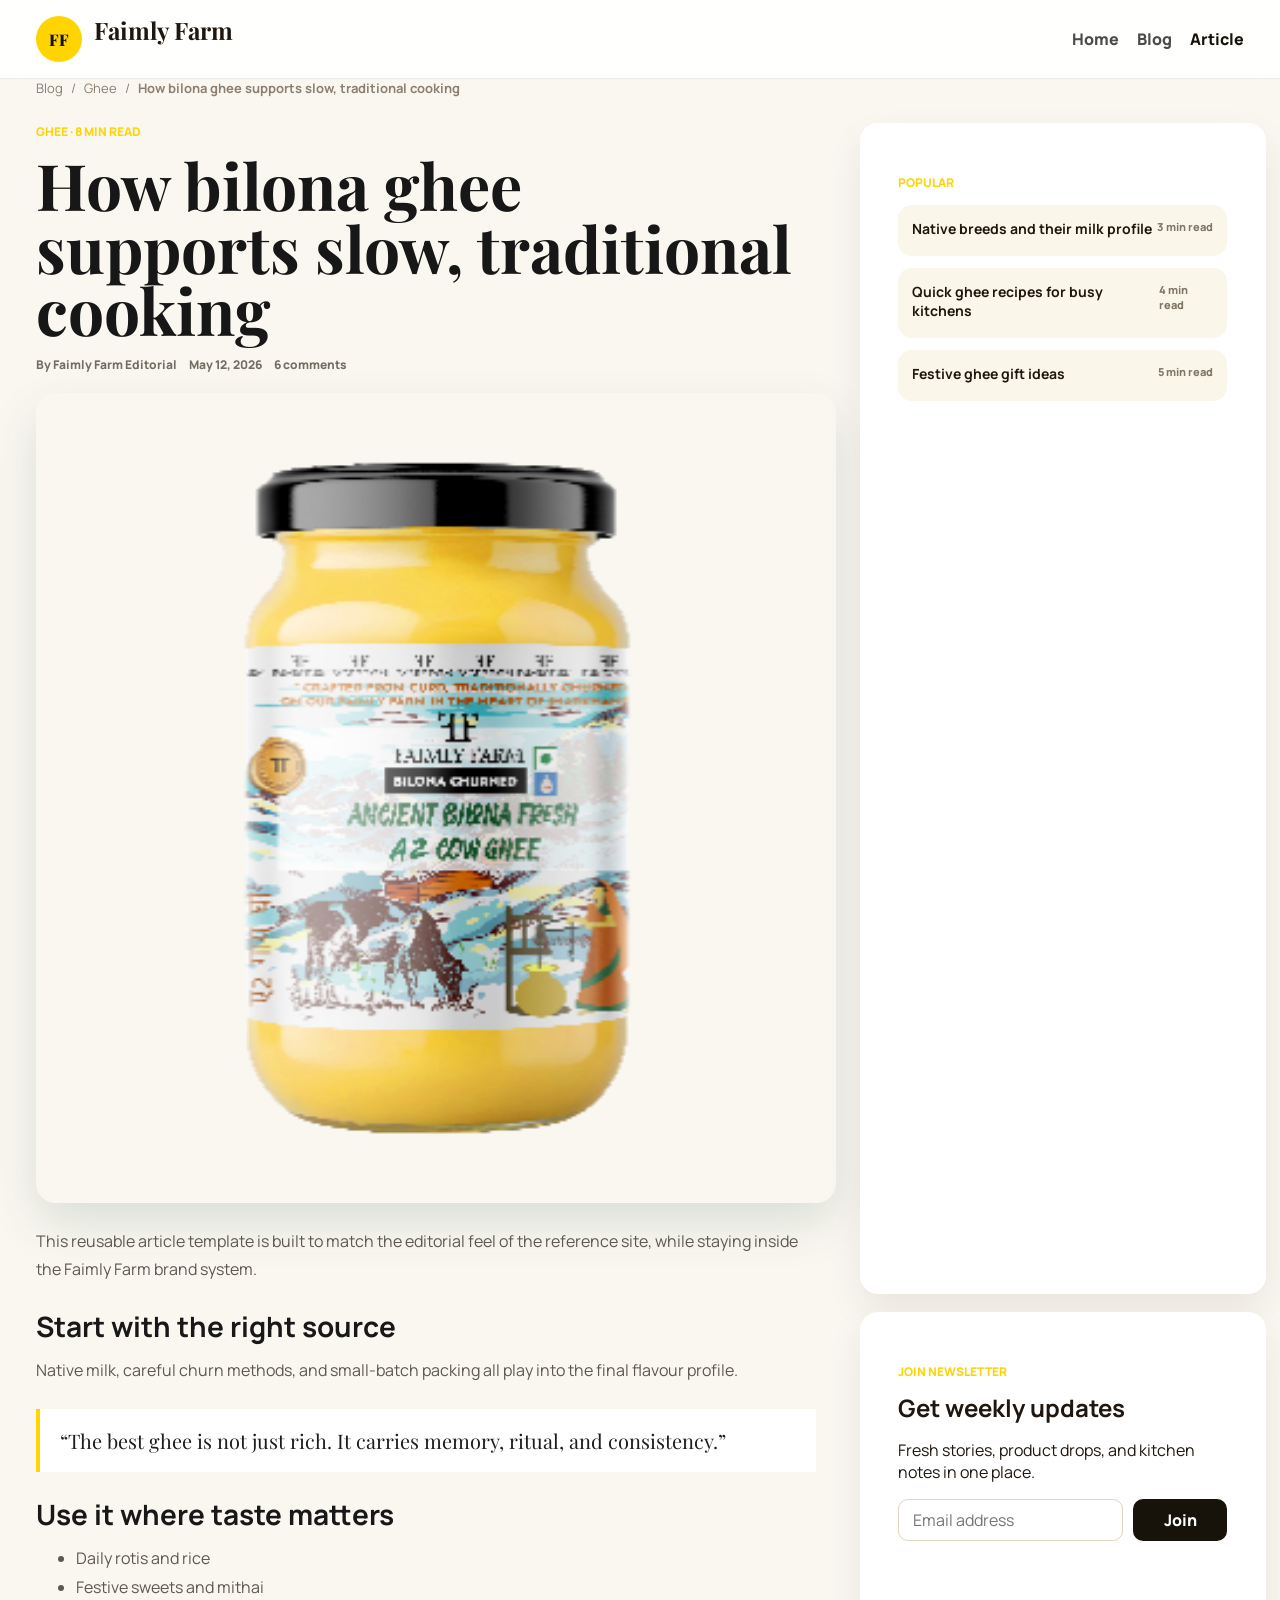
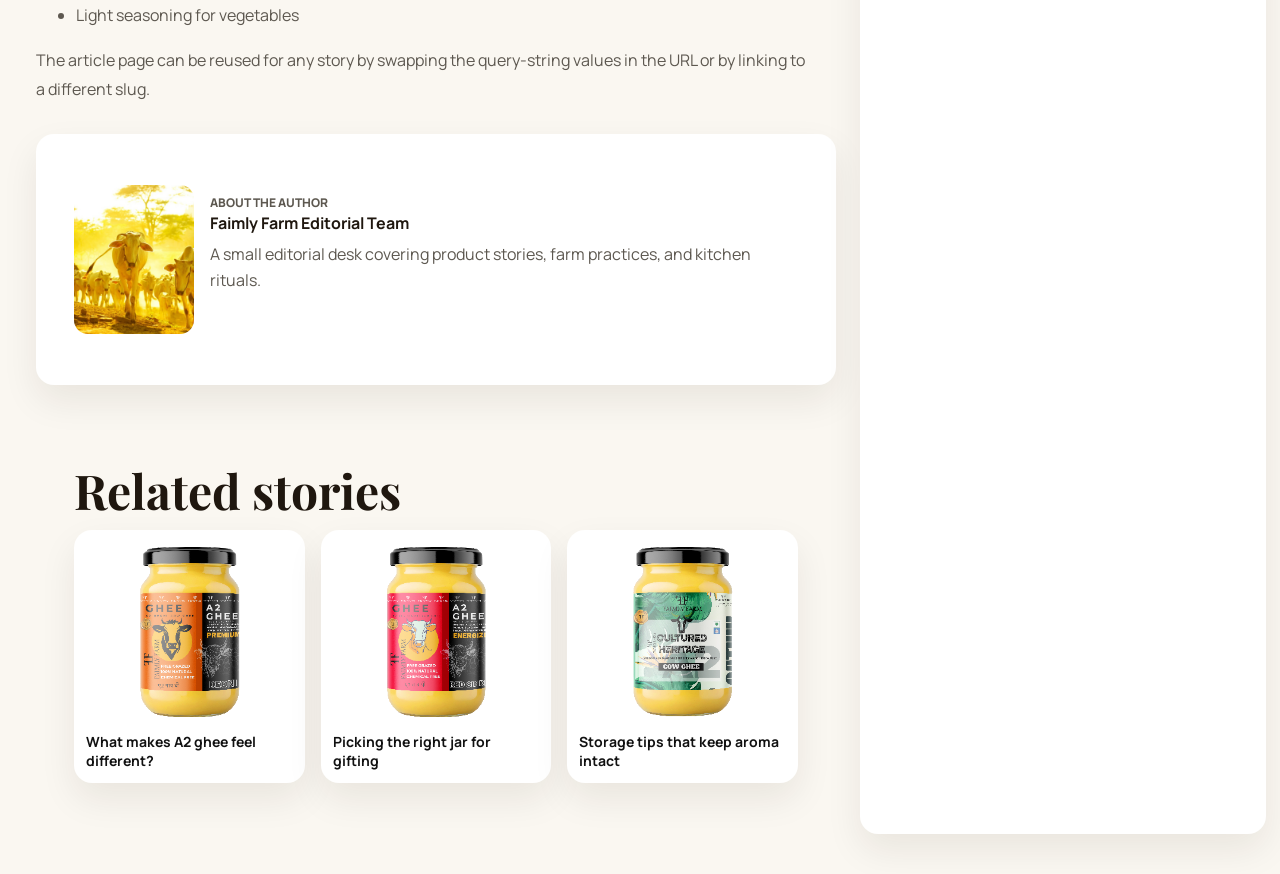
<file: post.html>
<!doctype html>
<html lang="en">
  <head>
    <meta charset="UTF-8" />
    <meta name="viewport" content="width=device-width, initial-scale=1.0" />
    <title>Article | Faimly Farm</title>
    <meta
      name="description"
      content="Faimly Farm article page template for blog stories, guides, and recipes."
    />
    <link rel="preconnect" href="https://fonts.googleapis.com" />
    <link rel="preconnect" href="https://fonts.gstatic.com" crossorigin />
    <link
      href="https://fonts.googleapis.com/css2?family=Manrope:wght@400;500;600;700;800;900&family=Playfair+Display:wght@700;800&display=swap"
      rel="stylesheet"
    />
    <link rel="stylesheet" href="styles.css" />
  </head>
  <body class="post-page" data-theme="ghee">
    <header class="blog-header">
      <div class="blog-header-inner">
        <a class="brand" href="index.html">
          <span class="brand-mark">FF</span>
          <span>
            <strong>Faimly Farm</strong>
            <small>Stories, rituals, and recipes</small>
          </span>
        </a>
        <nav class="blog-nav" aria-label="Blog navigation">
          <a href="index.html">Home</a>
          <a href="blog.html">Blog</a>
          <a class="active" href="post.html">Article</a>
        </nav>
      </div>
    </header>

    <main class="post-shell">
      <div class="post-breadcrumbs">
        <a href="blog.html">Blog</a>
        <span>/</span>
        <span data-post="category">Ghee</span>
        <span>/</span>
        <strong data-post="title">How bilona ghee supports slow, traditional cooking</strong>
      </div>

      <article class="post-layout">
        <div class="post-content">
          <p class="eyebrow" data-post="tag">Ghee · 8 min read</p>
          <h1 data-post="title">How bilona ghee supports slow, traditional cooking</h1>
          <div class="post-meta-row">
            <span data-post="author">By Faimly Farm Editorial</span>
            <span data-post="date">May 12, 2026</span>
            <span>6 comments</span>
          </div>
          <img class="post-hero" data-post="heroImage" src="assets/brand/ancient-bilona.png" alt="Blog hero image" />

          <div class="post-body">
            <p>
              This reusable article template is built to match the editorial feel of the reference
              site, while staying inside the Faimly Farm brand system.
            </p>
            <h2>Start with the right source</h2>
            <p>
              Native milk, careful churn methods, and small-batch packing all play into the final
              flavour profile.
            </p>
            <blockquote>
              “The best ghee is not just rich. It carries memory, ritual, and consistency.”
            </blockquote>
            <h2>Use it where taste matters</h2>
            <ul>
              <li>Daily rotis and rice</li>
              <li>Festive sweets and mithai</li>
              <li>Light seasoning for vegetables</li>
            </ul>
            <p>
              The article page can be reused for any story by swapping the query-string values in
              the URL or by linking to a different slug.
            </p>
          </div>

          <section class="post-author-card">
            <img src="assets/brand/farm-cows.jpeg" alt="Editorial author avatar" />
            <div>
              <p class="eyebrow">About the author</p>
              <strong>Faimly Farm Editorial Team</strong>
              <p>
                A small editorial desk covering product stories, farm practices, and kitchen
                rituals.
              </p>
            </div>
          </section>

          <section class="related-posts">
            <h2>Related stories</h2>
            <div class="related-grid">
              <a href="post.html?slug=a2-palate">
                <img src="assets/brand/a2-deoni.png" alt="" />
                <strong>What makes A2 ghee feel different?</strong>
              </a>
              <a href="post.html?slug=gifting-guide">
                <img src="assets/brand/red-sindhi.png" alt="" />
                <strong>Picking the right jar for gifting</strong>
              </a>
              <a href="post.html?slug=storage-tips">
                <img src="assets/brand/cultured-heritage.png" alt="" />
                <strong>Storage tips that keep aroma intact</strong>
              </a>
            </div>
          </section>
        </div>

        <aside class="post-sidebar">
          <section class="sidebar-card">
            <p class="eyebrow">Popular</p>
            <div class="sidebar-list">
              <a href="post.html?slug=native-breeds">
                <strong>Native breeds and their milk profile</strong>
                <span>3 min read</span>
              </a>
              <a href="post.html?slug=quick-recipes">
                <strong>Quick ghee recipes for busy kitchens</strong>
                <span>4 min read</span>
              </a>
              <a href="post.html?slug=festive-gifting">
                <strong>Festive ghee gift ideas</strong>
                <span>5 min read</span>
              </a>
            </div>
          </section>

          <section class="sidebar-card newsletter-card">
            <p class="eyebrow">Join newsletter</p>
            <h3>Get weekly updates</h3>
            <p>Fresh stories, product drops, and kitchen notes in one place.</p>
            <form class="mini-newsletter">
              <input type="email" placeholder="Email address" aria-label="Email address" />
              <button type="submit">Join</button>
            </form>
          </section>
        </aside>
      </article>
    </main>

    <script>
      const params = new URLSearchParams(window.location.search);
      const data = {
        title: params.get("title") || "How bilona ghee supports slow, traditional cooking",
        category: params.get("category") || "Ghee",
        tag: params.get("tag") || "Ghee · 8 min read",
        author: params.get("author") || "By Faimly Farm Editorial",
        date: params.get("date") || "May 12, 2026",
        heroImage: params.get("heroImage") || "assets/brand/ancient-bilona.png",
      };

      document.querySelectorAll("[data-post]").forEach((node) => {
        const key = node.getAttribute("data-post");
        if (!key || !(key in data)) return;
        if (node.tagName === "IMG") {
          node.src = data[key];
        } else {
          node.textContent = data[key];
        }
      });

      document.title = `${data.title} | Faimly Farm`;
      const description = document.querySelector('meta[name="description"]');
      if (description) {
        description.setAttribute(
          "content",
          `${data.title} - a Faimly Farm editorial article page template.`
        );
      }
    </script>
  </body>
</html>
</file>
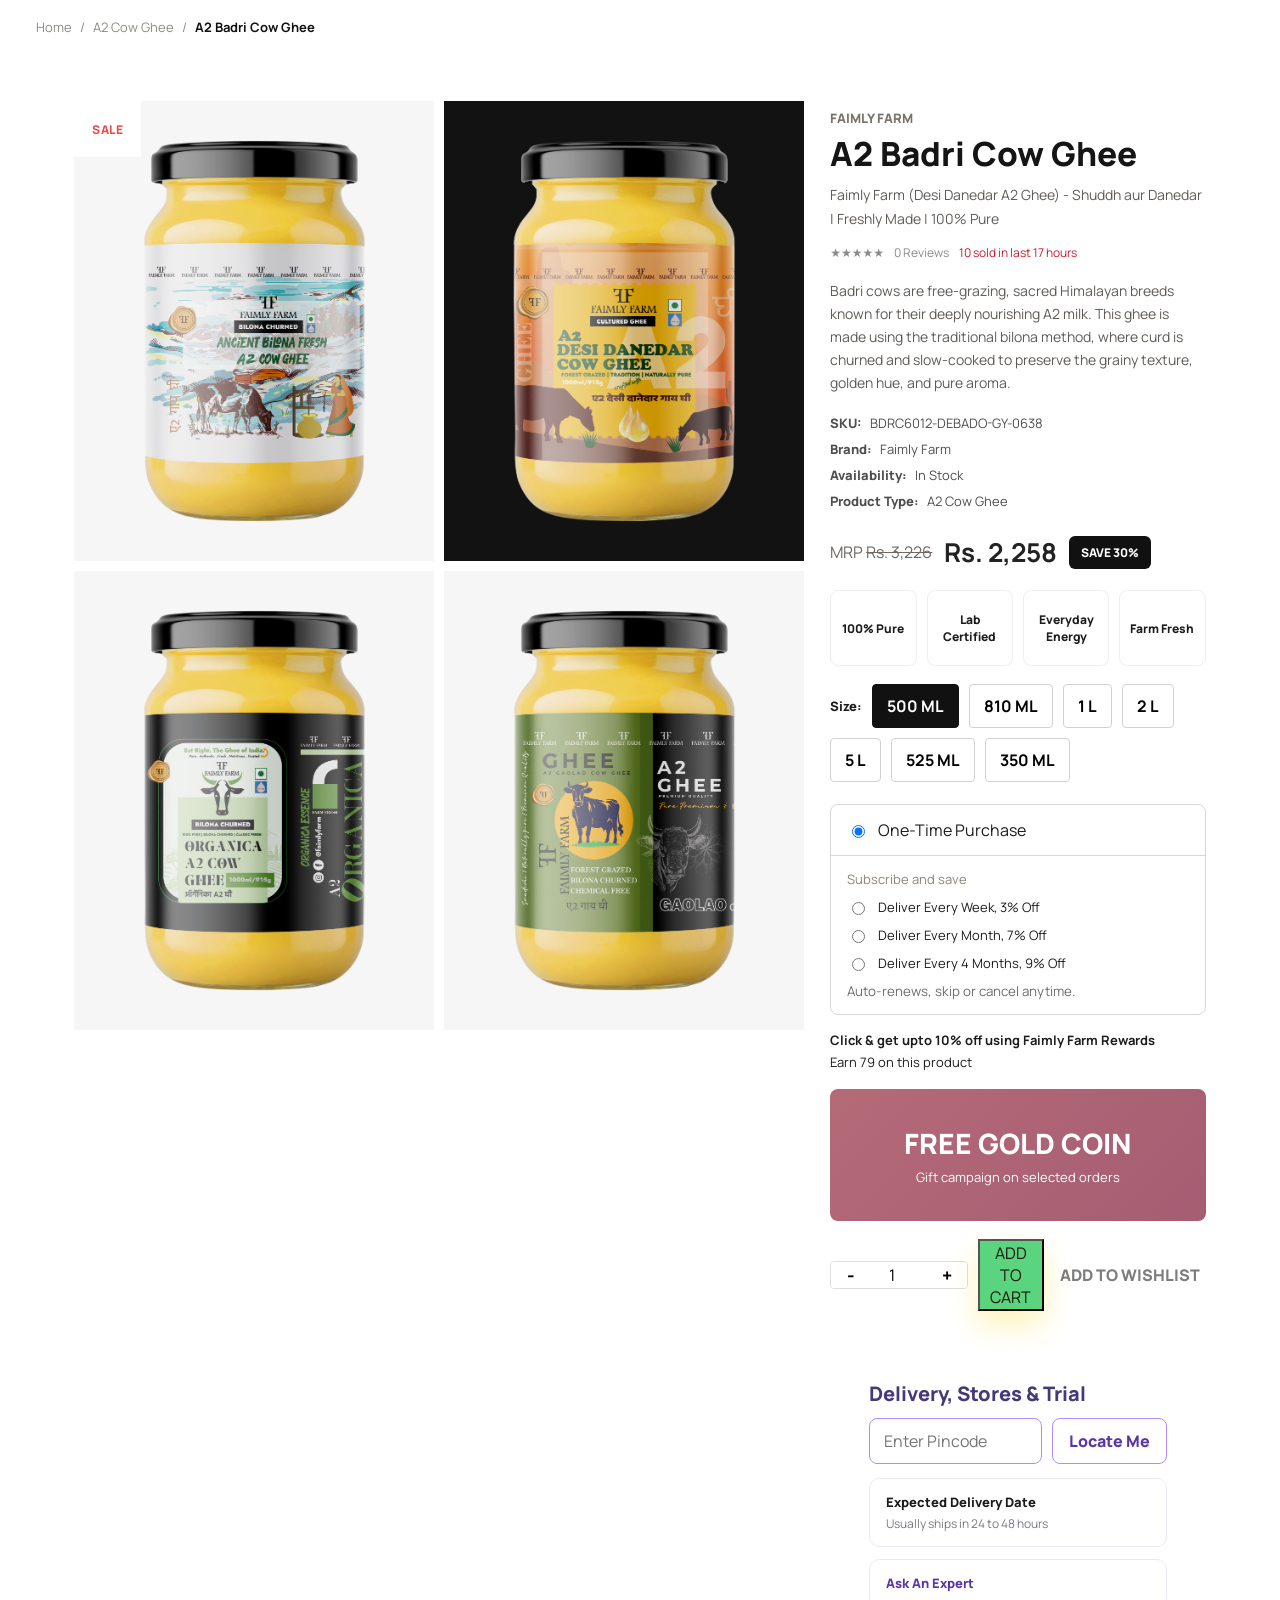
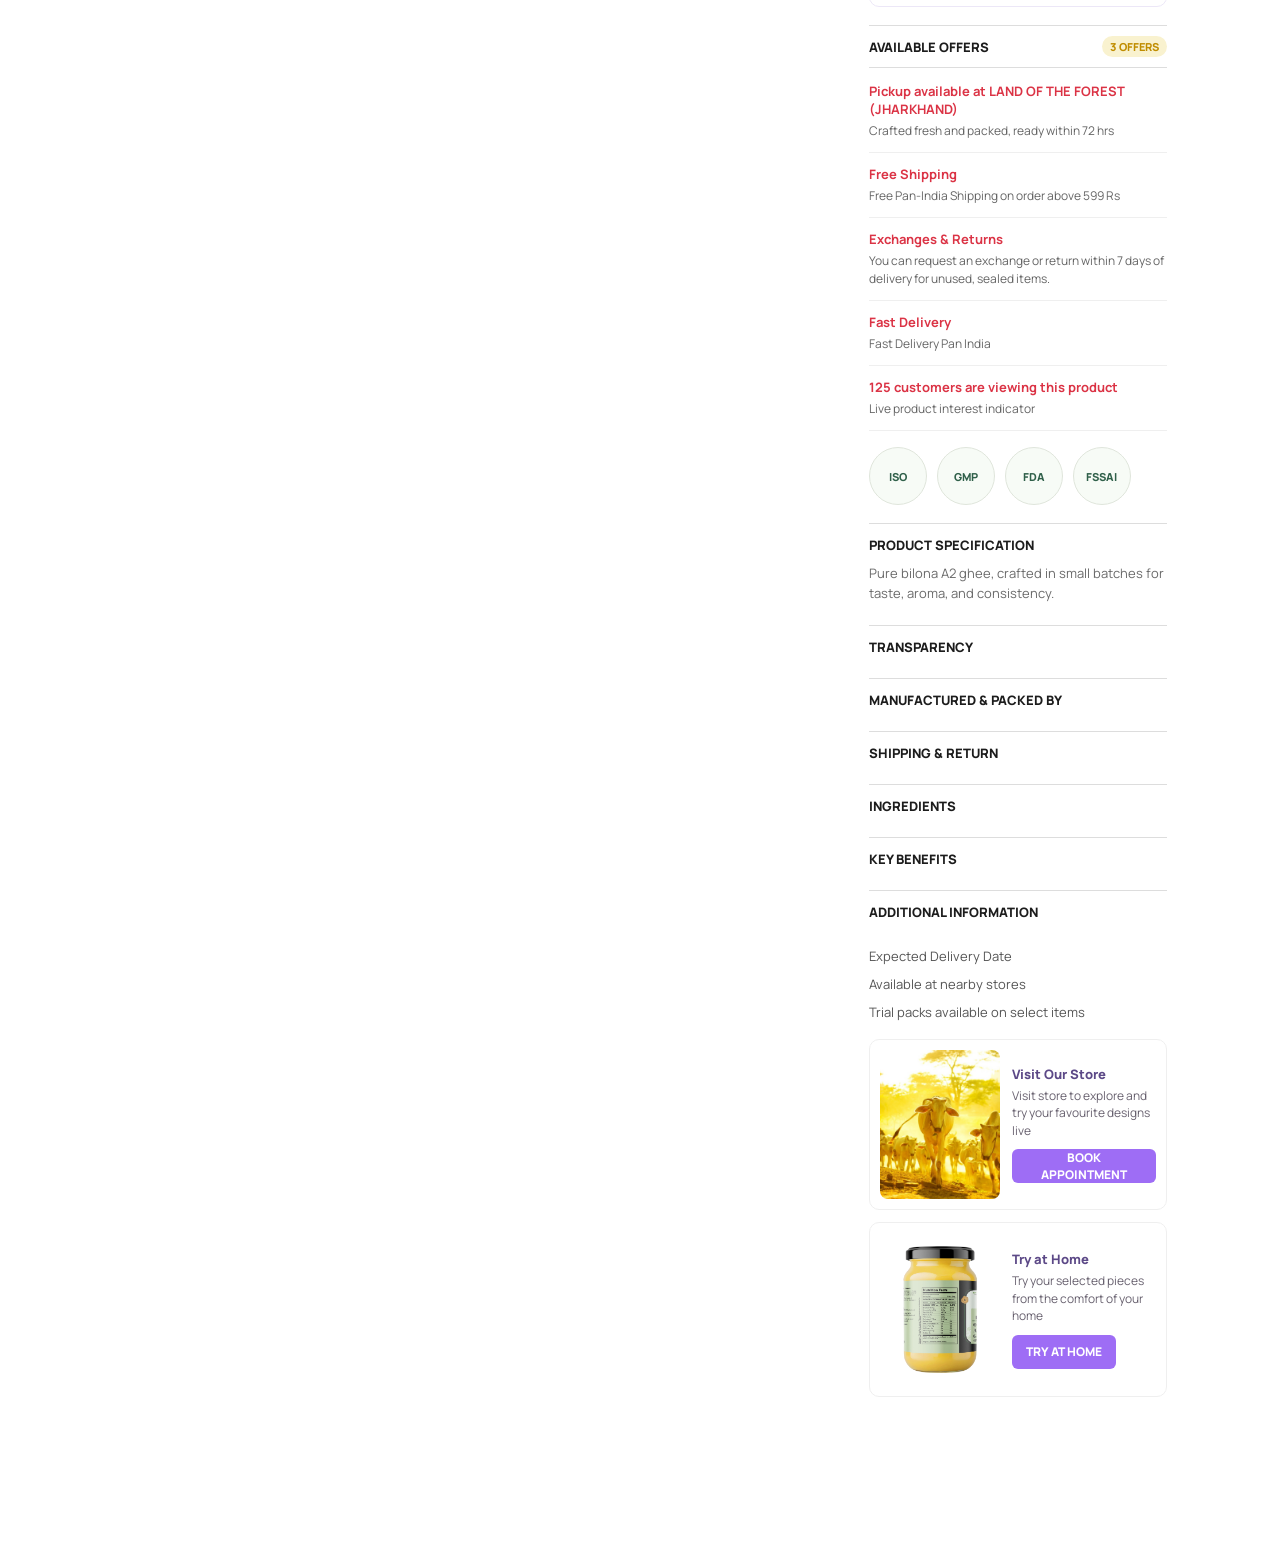
<file: product.html>
<!doctype html>
<html lang="en">
  <head>
    <meta charset="UTF-8" />
    <meta name="viewport" content="width=device-width, initial-scale=1.0" />
    <title>Product | Faimly Farm</title>
    <meta
      name="description"
      content="Faimly Farm product page template for ghee, A2 ghee, and related products."
    />
    <link rel="preconnect" href="https://fonts.googleapis.com" />
    <link rel="preconnect" href="https://fonts.gstatic.com" crossorigin />
    <link
      href="https://fonts.googleapis.com/css2?family=Manrope:wght@400;500;600;700;800;900&family=Playfair+Display:wght@700;800&display=swap"
      rel="stylesheet"
    />
    <link rel="stylesheet" href="styles.css" />
  </head>
  <body class="product-page" data-theme="a2">
    <main class="product-shell" id="top">
      <div class="product-breadcrumbs">
        <a href="index.html">Home</a>
        <span>/</span>
        <span data-product="category">A2 Ghee</span>
        <span>/</span>
        <strong data-product="name">A2 Badri Cow Ghee</strong>
      </div>

      <section class="product-layout" aria-labelledby="product-title">
        <div class="product-gallery">
          <div class="product-badge" data-product="badge">SALE</div>
          <div class="gallery-grid">
            <figure class="gallery-tile large">
              <img data-product="heroImage" src="assets/Product images Test/Ancient Bilona Fresh cow1000 -800 - 500 Ml.png" alt="Product hero image" />
            </figure>
            <figure class="gallery-tile large dark">
              <img data-product="secondaryImage" src="assets/Product images Test/A2 Desi Ghee.png" alt="Product alternate image" />
            </figure>
            <figure class="gallery-tile">
              <img data-product="tertiaryImage" src="assets/Product images Test/A2 Cow Ghee Organica Essence.png" alt="Product closeup image" />
            </figure>
            <figure class="gallery-tile">
              <img data-product="quaternaryImage" src="assets/Product images Test/A2 Gaolao Cow Ghee.png" alt="Product lifestyle image" />
            </figure>
          </div>
        </div>

        <aside class="product-summary">
          <p class="product-brand">Faimly Farm</p>
          <h1 id="product-title" data-product="name">A2 Badri Cow Ghee</h1>
          <p class="product-subtitle" data-product="subtitle">
            Faimly Farm (Desi Danedar A2 Ghee) - Shuddh aur Danedar | Freshly Made | 100% Pure
          </p>

          <div class="product-meta">
            <span>★★★★★</span>
            <span data-product="reviews">0 Reviews</span>
            <span class="in-stock" data-product="sold">10 sold in last 17 hours</span>
          </div>

          <p class="product-copy" data-product="description">
            Badri cows are free-grazing, sacred Himalayan breeds known for their deeply nourishing
            A2 milk. This ghee is made using the traditional bilona method, where curd is churned
            and slow-cooked to preserve the grainy texture, golden hue, and pure aroma.
          </p>

          <dl class="product-specs">
            <div>
              <dt>SKU:</dt>
              <dd data-product="sku">BDRC6012-DEBADO-GY-0638</dd>
            </div>
            <div>
              <dt>Brand:</dt>
              <dd>Faimly Farm</dd>
            </div>
            <div>
              <dt>Availability:</dt>
              <dd>In Stock</dd>
            </div>
            <div>
              <dt>Product Type:</dt>
              <dd data-product="category">A2 Cow Ghee</dd>
            </div>
          </dl>

          <div class="price-row">
            <span class="mrp">MRP <del data-product="mrp">Rs. 3,226</del></span>
            <strong data-product="price">Rs. 2,258</strong>
            <span class="save-pill" data-product="save">SAVE 30%</span>
          </div>

          <div class="benefit-icons">
            <span>100% Pure</span>
            <span>Lab Certified</span>
            <span>Everyday Energy</span>
            <span>Farm Fresh</span>
          </div>

          <div class="size-selector" aria-label="Select size">
            <span class="selector-label">Size:</span>
            <button class="size-option active" type="button">500 ML</button>
            <button class="size-option" type="button">810 ML</button>
            <button class="size-option" type="button">1 L</button>
            <button class="size-option" type="button">2 L</button>
            <button class="size-option" type="button">5 L</button>
            <button class="size-option" type="button">525 ML</button>
            <button class="size-option" type="button">350 ML</button>
          </div>

          <div class="purchase-box">
            <label class="purchase-choice">
              <input type="radio" name="purchase" checked />
              <span>One-Time Purchase</span>
            </label>
            <div class="subscription-options">
              <p>Subscribe and save</p>
              <label><input type="radio" name="plan" /> Deliver Every Week, 3% Off</label>
              <label><input type="radio" name="plan" /> Deliver Every Month, 7% Off</label>
              <label><input type="radio" name="plan" /> Deliver Every 4 Months, 9% Off</label>
              <small>Auto-renews, skip or cancel anytime.</small>
            </div>
          </div>
          <div class="reward-note">
            <strong>Click &amp; get upto 10% off using Faimly Farm Rewards</strong>
            <span>Earn 79 on this product</span>
          </div>

          <div class="product-promo">
            <div>
              <p>FREE GOLD COIN</p>
              <span>Gift campaign on selected orders</span>
            </div>
          </div>

          <div class="action-row">
            <div class="qty-stepper" aria-label="Quantity">
              <button type="button">-</button>
              <input type="number" value="1" min="1" />
              <button type="button">+</button>
            </div>
            <button class="primary add-to-cart-button" type="button">ADD TO CART</button>
            <button class="wishlist-button" type="button">ADD TO WISHLIST</button>
          </div>

          <section class="delivery-box" aria-labelledby="delivery-title">
            <h2 id="delivery-title">Delivery, Stores &amp; Trial</h2>
            <label class="pincode-row">
              <input type="text" placeholder="Enter Pincode" />
              <button type="button">Locate Me</button>
            </label>
            <div class="delivery-panel">
              <div class="delivery-mini">
                <strong>Expected Delivery Date</strong>
                <span>Usually ships in 24 to 48 hours</span>
              </div>
              <div class="ask-expert">Ask An Expert</div>
            </div>

            <div class="offers-head">
              <strong>AVAILABLE OFFERS</strong>
              <span>3 OFFERS</span>
            </div>
            <div class="offer-list">
              <div class="offer-item">
                <strong>Pickup available at LAND OF THE FOREST (JHARKHAND)</strong>
                <span>Crafted fresh and packed, ready within 72 hrs</span>
              </div>
              <div class="offer-item">
                <strong>Free Shipping</strong>
                <span>Free Pan-India Shipping on order above 599 Rs</span>
              </div>
              <div class="offer-item">
                <strong>Exchanges &amp; Returns</strong>
                <span>You can request an exchange or return within 7 days of delivery for unused, sealed items.</span>
              </div>
              <div class="offer-item">
                <strong>Fast Delivery</strong>
                <span>Fast Delivery Pan India</span>
              </div>
              <div class="offer-item">
                <strong>125 customers are viewing this product</strong>
                <span>Live product interest indicator</span>
              </div>
            </div>

            <div class="cert-row" aria-label="Certification badges">
              <span>ISO</span>
              <span>GMP</span>
              <span>FDA</span>
              <span>FSSAI</span>
            </div>

            <div class="accordion-list" aria-label="Product details">
              <details open>
                <summary>PRODUCT SPECIFICATION</summary>
                <p>Pure bilona A2 ghee, crafted in small batches for taste, aroma, and consistency.</p>
              </details>
              <details>
                <summary>TRANSPARENCY</summary>
                <p>All batches are traceable to source and packed with visible lot details.</p>
              </details>
              <details>
                <summary>MANUFACTURED &amp; PACKED BY</summary>
                <p>Faimly Farm production and packing unit.</p>
              </details>
              <details>
                <summary>SHIPPING &amp; RETURN</summary>
                <p>Pan-India shipping and easy exchange window for eligible sealed products.</p>
              </details>
              <details>
                <summary>INGREDIENTS</summary>
                <p>Made using traditional dairy cream and slow-churned bilona process.</p>
              </details>
              <details>
                <summary>KEY BENEFITS</summary>
                <p>Rich aroma, clean finish, everyday nourishment, and satvik kitchen use.</p>
              </details>
              <details>
                <summary>ADDITIONAL INFORMATION</summary>
                <p>Reusable across all products with title, price, image, size, and info changes.</p>
              </details>
            </div>

            <div class="delivery-notes">
              <span>Expected Delivery Date</span>
              <span>Available at nearby stores</span>
              <span>Trial packs available on select items</span>
            </div>

            <div class="experience-cards">
              <article>
                <img src="assets/brand/farm-cows.jpeg" alt="Visit our store" />
                <div>
                  <p>Visit Our Store</p>
                  <span>Visit store to explore and try your favourite designs live</span>
                  <button type="button">BOOK APPOINTMENT</button>
                </div>
              </article>
              <article>
                <img src="assets/Product images Test/A2 Cow Ghee Organica Essence2.png" alt="Try at home" />
                <div>
                  <p>Try at Home</p>
                  <span>Try your selected pieces from the comfort of your home</span>
                  <button type="button">TRY AT HOME</button>
                </div>
              </article>
            </div>
          </section>
        </aside>
      </section>
    </main>

    <script>
      const params = new URLSearchParams(window.location.search);
      const data = {
        name: params.get("name") || "A2 Badri Cow Ghee",
        category: params.get("category") || "A2 Cow Ghee",
        badge: params.get("badge") || "SALE",
        subtitle:
          params.get("subtitle") ||
          "Faimly Farm (Desi Danedar A2 Ghee) - Shuddh aur Danedar | Freshly Made | 100% Pure",
        description:
          params.get("description") ||
          "Badri cows are free-grazing, sacred Himalayan breeds known for their deeply nourishing A2 milk. This ghee is made using the traditional bilona method, where curd is churned and slow-cooked to preserve the grainy texture, golden hue, and pure aroma.",
        sku: params.get("sku") || "BDRC6012-DEBADO-GY-0638",
        price: params.get("price") || "Rs. 2,258",
        mrp: params.get("mrp") || "Rs. 3,226",
        save: params.get("save") || "SAVE 30%",
        reviews: params.get("reviews") || "0 Reviews",
        sold: params.get("sold") || "10 sold in last 17 hours",
        heroImage: params.get("heroImage") || "assets/Product images Test/Ancient Bilona Fresh cow1000 -800 - 500 Ml.png",
        secondaryImage: params.get("secondaryImage") || "assets/Product images Test/A2 Desi Ghee.png",
        tertiaryImage: params.get("tertiaryImage") || "assets/Product images Test/A2 Cow Ghee Organica Essence.png",
        quaternaryImage: params.get("quaternaryImage") || "assets/Product images Test/A2 Gaolao Cow Ghee.png",
      };

      document.querySelectorAll("[data-product]").forEach((node) => {
        const key = node.getAttribute("data-product");
        if (!key || !(key in data)) return;
        if (node.tagName === "IMG") {
          node.src = data[key];
        } else {
          node.textContent = data[key];
        }
      });

      document.title = `${data.name} | Faimly Farm`;
      const description = document.querySelector('meta[name="description"]');
      if (description) {
        description.setAttribute(
          "content",
          `${data.name} product page for Faimly Farm with pricing, gallery, delivery, and purchase options.`
        );
      }

      document.querySelectorAll(".size-option").forEach((button) => {
        button.addEventListener("click", () => {
          document.querySelectorAll(".size-option").forEach((item) => item.classList.remove("active"));
          button.classList.add("active");
        });
      });
    </script>
  </body>
</html>
</file>
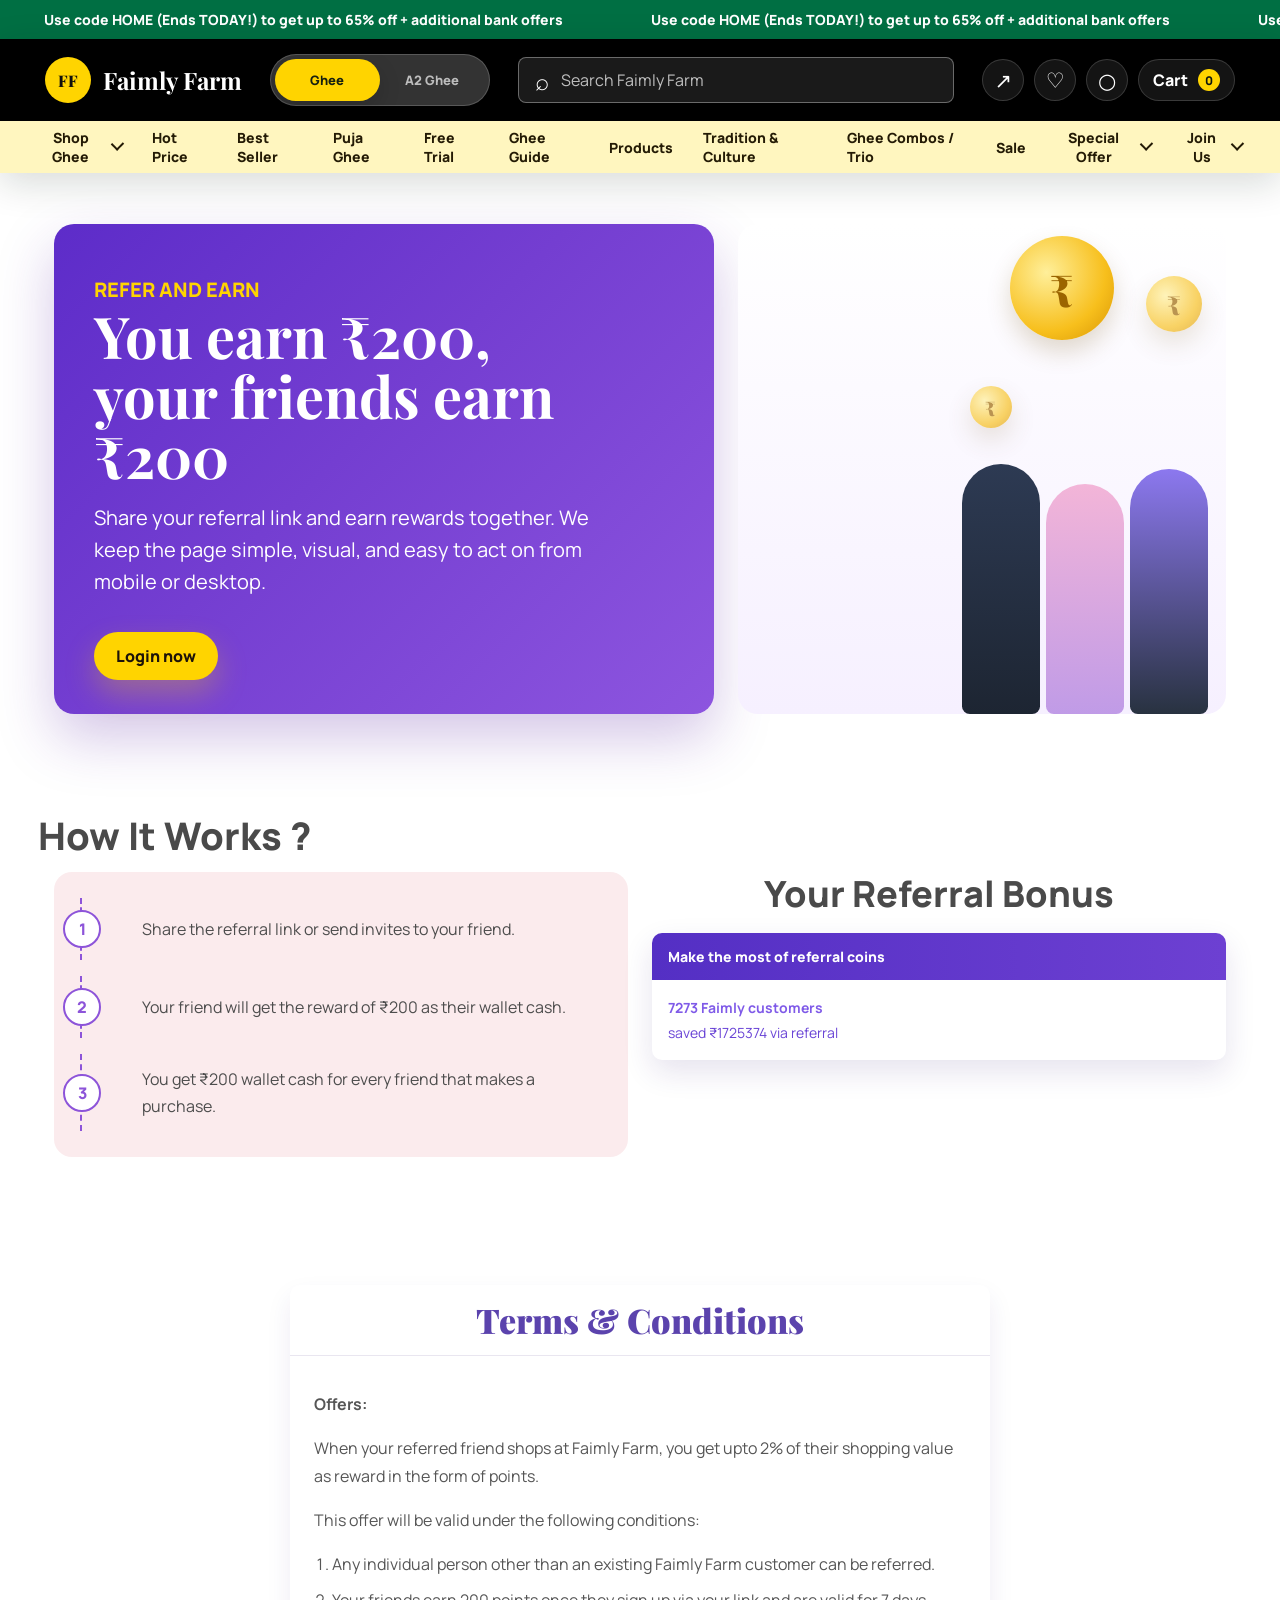
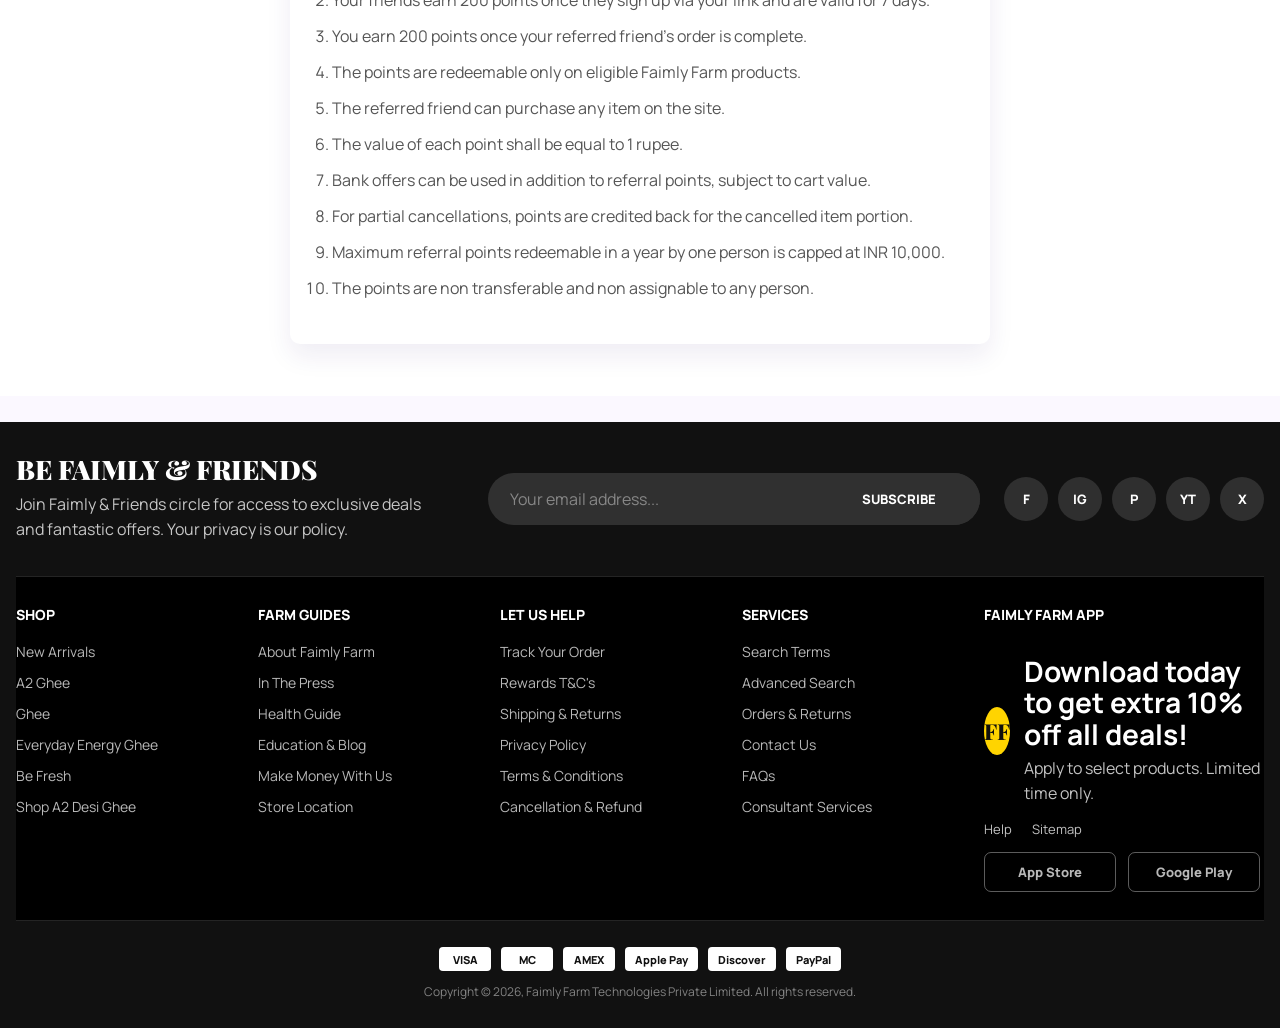
<file: refer.html>
<!doctype html>
<html lang="en">
  <head>
    <meta charset="UTF-8" />
    <meta name="viewport" content="width=device-width, initial-scale=1.0" />
    <title>Refer and Earn | Faimly Farm</title>
    <meta
      name="description"
      content="Faimly Farm refer and earn page with rewards, how it works, bonus details, and terms."
    />
    <link rel="preconnect" href="https://fonts.googleapis.com" />
    <link rel="preconnect" href="https://fonts.gstatic.com" crossorigin />
    <link
      href="https://fonts.googleapis.com/css2?family=Manrope:wght@400;500;600;700;800;900&family=Playfair+Display:wght@700;800&display=swap"
      rel="stylesheet"
    />
    <link rel="stylesheet" href="styles.css" />
  </head>
  <body data-theme="ghee" class="refer-page">
    <div class="offer-ticker" aria-label="Current offer">
      <div class="ticker-track">
        <span>Use code HOME (Ends TODAY!) to get up to 65% off + additional bank offers</span>
        <span>Use code HOME (Ends TODAY!) to get up to 65% off + additional bank offers</span>
        <span>Use code HOME (Ends TODAY!) to get up to 65% off + additional bank offers</span>
      </div>
    </div>

    <header class="site-header" id="top">
      <div class="header-main">
        <a class="brand" href="index.html#top" aria-label="Faimly Farm home">
          <span class="brand-mark">FF</span>
          <span>
            <strong>Faimly Farm</strong>
          </span>
        </a>

        <div class="product-switch" role="group" aria-label="Choose homepage">
          <button class="active" type="button" data-theme-switch="ghee" aria-pressed="true">
            Ghee
          </button>
          <button type="button" data-theme-switch="a2" aria-pressed="false">A2 Ghee</button>
        </div>

        <label class="header-search">
          <span aria-hidden="true">⌕</span>
          <span class="sr-only">Search products</span>
          <input type="search" placeholder="Search Faimly Farm" />
        </label>

        <div class="header-actions">
          <button class="icon-button delivery-button" type="button" aria-label="Track delivery">
            <span aria-hidden="true">↗</span>
          </button>
          <button class="icon-button" type="button" aria-label="Wishlist">
            <span aria-hidden="true">♡</span>
          </button>
          <button class="icon-button account-button" type="button" aria-label="Account">
            <span aria-hidden="true">○</span>
          </button>
          <button class="cart-button" type="button">
            Cart
            <span>0</span>
          </button>
        </div>

        <button class="menu-toggle" type="button" aria-expanded="false" aria-controls="siteNav">
          <span></span>
          <span></span>
          <span></span>
          <span class="sr-only">Toggle navigation</span>
        </button>
      </div>

      <nav class="site-nav" id="siteNav" aria-label="Primary navigation">
        <div class="mega-item context-menu">
          <button
            class="mega-trigger"
            type="button"
            aria-expanded="false"
            aria-controls="contextMegaMenu"
          >
            <span data-theme-copy data-ghee="Shop Ghee" data-a2="Shop A2 Ghee">Shop Ghee</span>
          </button>
          <div class="mega-menu context-mega" id="contextMegaMenu">
            <div class="theme-menu-panel active" data-menu-theme="ghee">
              <div class="mega-columns-wrap">
                <div class="mega-column categories-column">
                  <a href="#products">Cow Ghee</a>
                  <a href="#products">Buffalo Ghee</a>
                  <a href="#products">Cow &amp; Buffalo Ghee</a>
                </div>
                <div class="mega-promo-grid">
                  <a class="mega-promo-card promo-card-yellow" href="#products">
                    <span class="promo-kicker">Trending</span>
                    <strong>100% Pure Ghee Range</strong>
                    <p>Freshly churned, family-ready ghee for every kitchen.</p>
                  </a>
                  <a class="mega-promo-card promo-card-green" href="#trial">
                    <span class="promo-kicker">Try it first</span>
                    <strong>Sampler Kits & Trial Packs</strong>
                    <p>Perfect for first-time buyers and gifting moments.</p>
                  </a>
                </div>
              </div>
            </div>
            <div class="theme-menu-panel" data-menu-theme="a2">
              <div class="mega-columns-wrap mega-columns-wrap-a2">
                <div class="mega-column a2-menu-column">
                  <a class="mega-heading green-heading" href="#a2-products">Shop All</a>
                  <a href="#a2-products">C.O.W Ghee</a>
                  <a href="#a2-products">Bilona Churned Ghee</a>
                  <a href="#a2-products">Sampler Kit</a>
                  <a href="#a2-products">Newly Launched</a>
                </div>
                <div class="mega-column a2-menu-column">
                  <a class="mega-heading green-heading" href="#a2-products">Shop By</a>
                  <a href="#a2-products">Shop By Fresh A2 Ghee</a>
                  <a href="#a2-products">Shop By Organica</a>
                  <a href="#a2-products">Shop By Lab Certified</a>
                  <a href="#a2-products">Shop By Top Ratings</a>
                </div>
                <div class="mega-column a2-menu-column">
                  <a class="mega-heading green-heading" href="#a2-products">Shop For</a>
                  <a href="#gifting">Shop for Faimly</a>
                  <a href="#gifting">Shop for Healthy Gifting</a>
                  <a href="#a2-cook">Shop for Cooking</a>
                </div>
                <div class="mega-promo-grid">
                  <a class="mega-promo-card promo-card-a2" href="#a2-products">
                    <span class="promo-kicker">Fresh A2</span>
                    <strong>Native Cow Milk, Bilona Churned</strong>
                    <p>Built for families who want a lighter, richer everyday staple.</p>
                  </a>
                </div>
              </div>
            </div>
          </div>
        </div>
        <a href="ghee-offers.html">Hot Price</a>
        <a href="#products">Best Seller</a>
        <a href="ghee-offers.html">Puja Ghee</a>
        <a href="#trial">Free Trial</a>
        <a href="#guide">Ghee Guide</a>
        <a href="a2-products.html">Products</a>
        <a href="tradition-culture.html">Tradition &amp; Culture</a>
        <div class="mega-item a2-only">
          <button
            class="mega-trigger"
            type="button"
            aria-expanded="false"
            aria-controls="blogMegaMenu"
          >
            <span>Blog</span>
          </button>
          <div class="mega-menu" id="blogMegaMenu" data-menu-theme="a2">
            <div class="theme-menu-panel active">
              <div class="mega-columns-wrap">
                <div class="mega-column">
                  <a href="#blog">Recipes & Rasoi</a>
                  <a href="#blog">Health & Wellness</a>
                  <a href="tradition-culture.html">Tradition & Culture</a>
                  <a href="#blog">Faimly Farm Gallery</a>
                  <a href="#blog">Everyday LookBook</a>
                </div>
                <div class="mega-promo-grid">
                  <a class="mega-promo-card promo-card-dark" href="#blog">
                    <span class="promo-kicker">Read More</span>
                    <strong>Farm Stories & Kitchen Notes</strong>
                    <p>Short reads, seasonal recipes, and behind-the-scenes updates.</p>
                  </a>
                </div>
              </div>
            </div>
          </div>
        </div>
        <a href="combos-trio.html">Ghee Combos / Trio</a>
        <a href="ghee-offers.html">Sale</a>
        <div class="mega-item special-offer-menu">
          <button
            class="mega-trigger"
            type="button"
            aria-expanded="false"
            aria-controls="specialOfferMegaMenu"
          >
            <span>Special Offer</span>
          </button>
          <div class="mega-menu special-offer-mega" id="specialOfferMegaMenu">
            <div class="theme-menu-panel active" data-menu-theme="ghee">
              <div class="mega-columns-wrap">
                <div class="mega-column special-column">
                  <a href="ghee-offers.html#offers-grid">VIP Offers</a>
                  <a href="ghee-offers.html#offers-grid">Value Saver</a>
                  <a href="ghee-offers.html#offers-grid">Pick Any</a>
                  <a href="ghee-offers.html#offers-grid">Deals &amp; Discounts</a>
                </div>
                <div class="mega-promo-grid">
                  <a class="mega-promo-card promo-card-special" href="ghee-offers.html#offers-grid">
                    <span class="promo-kicker">This week</span>
                    <strong>Limited-time curated savings</strong>
                    <p>Pick bundles, festive offers, and gifting-friendly deals.</p>
                  </a>
                </div>
              </div>
            </div>
            <div class="theme-menu-panel" data-menu-theme="a2">
              <div class="mega-columns-wrap">
                <div class="mega-column special-column">
                  <a href="ghee-offers.html#offers-grid">ENJOY OFFERS ON YOUR 1ST, 2ND, AND 3RD PURCHASE</a>
                  <a href="ghee-offers.html#offers-grid">UP TO 21% OFF ON NEW ORDER</a>
                  <a href="ghee-offers.html#offers-grid">DEALS OF THIS WEEK</a>
                  <a href="ghee-offers.html#offers-grid">Grab More Offers</a>
                </div>
                <div class="mega-promo-grid">
                  <a class="mega-promo-card promo-card-a2" href="ghee-offers.html#offers-grid">
                    <span class="promo-kicker">A2 benefits</span>
                    <strong>Unlock better price ladders</strong>
                    <p>Use offers across first, second, and third purchases.</p>
                  </a>
                </div>
              </div>
            </div>
          </div>
        </div>
        <div class="mega-item join-us-menu">
          <button
            class="mega-trigger"
            type="button"
            aria-expanded="false"
            aria-controls="joinUsMegaMenu"
          >
            <span>Join Us</span>
          </button>
          <div class="mega-menu context-mega" id="joinUsMegaMenu">
            <div class="theme-menu-panel active">
              <div class="mega-columns-wrap">
                <div class="mega-column join-column">
                  <span class="mega-heading join-heading">Join Us</span>
                  <a href="#gifting">Brand Collaborations</a>
                  <a href="#gifting">Corporate Gifting</a>
                  <a href="#gifting">Ghee Subscription Plans</a>
                  <a href="#gifting">Franchise Opportunities</a>
                  <a href="#gifting">Wholesale &amp; Distribution</a>
                  <a href="#gifting">Private Label &amp; White Label</a>
                  <a href="#gifting">Retail Partnerships</a>
                  <a href="#gifting">Contact Us</a>
                </div>
                <div class="mega-promo-grid">
                  <a class="mega-promo-card promo-card-dark" href="#gifting">
                    <span class="promo-kicker">Partner with us</span>
                    <strong>Corporate, retail, and private label</strong>
                    <p>Build long-term partnerships around gifting and distribution.</p>
                  </a>
                </div>
              </div>
            </div>
          </div>
        </div>
      </nav>
    </header>

    <main class="refer-shell">
      <section class="refer-hero">
        <div class="refer-hero-copy">
          <p class="eyebrow">Refer and earn</p>
          <h1>You earn ₹200, your friends earn ₹200</h1>
          <p>
            Share your referral link and earn rewards together. We keep the page simple, visual,
            and easy to act on from mobile or desktop.
          </p>
          <div class="hero-actions">
            <a class="button primary" href="#how-it-works">Login now</a>
          </div>
        </div>
        <div class="refer-hero-art" aria-hidden="true">
          <div class="coin coin-large">₹</div>
          <div class="coin coin-small">₹</div>
          <div class="coin coin-small alt">₹</div>
          <div class="refer-people">
            <span class="person p1"></span>
            <span class="person p2"></span>
            <span class="person p3"></span>
          </div>
        </div>
      </section>

      <section class="refer-how" id="how-it-works" aria-labelledby="how-title">
        <div class="refer-section-head">
          <h2 id="how-title">How It Works ?</h2>
        </div>
        <div class="refer-grid">
          <div class="refer-steps">
            <article>
              <span>1</span>
              <p>Share the referral link or send invites to your friend.</p>
            </article>
            <article>
              <span>2</span>
              <p>Your friend will get the reward of ₹200 as their wallet cash.</p>
            </article>
            <article>
              <span>3</span>
              <p>You get ₹200 wallet cash for every friend that makes a purchase.</p>
            </article>
          </div>
          <aside class="refer-bonus">
            <h3>Your Referral Bonus</h3>
            <div class="bonus-card">
              <div class="bonus-card-head">Make the most of referral coins</div>
              <div class="bonus-card-body">
                <strong>7273 Faimly customers</strong>
                <span>saved ₹1725374 via referral</span>
              </div>
            </div>
          </aside>
        </div>
      </section>

      <section class="terms-panel" id="terms" aria-labelledby="terms-title">
        <div class="terms-card">
          <div class="terms-head">
            <h2 id="terms-title">Terms &amp; Conditions</h2>
          </div>
          <div class="terms-body">
            <p><strong>Offers:</strong></p>
            <p>
              When your referred friend shops at Faimly Farm, you get upto 2% of their shopping
              value as reward in the form of points.
            </p>
            <p>This offer will be valid under the following conditions:</p>
            <ol>
              <li>Any individual person other than an existing Faimly Farm customer can be referred.</li>
              <li>Your friends earn 200 points once they sign up via your link and are valid for 7 days.</li>
              <li>You earn 200 points once your referred friend’s order is complete.</li>
              <li>The points are redeemable only on eligible Faimly Farm products.</li>
              <li>The referred friend can purchase any item on the site.</li>
              <li>The value of each point shall be equal to 1 rupee.</li>
              <li>Bank offers can be used in addition to referral points, subject to cart value.</li>
              <li>For partial cancellations, points are credited back for the cancelled item portion.</li>
              <li>Maximum referral points redeemable in a year by one person is capped at INR 10,000.</li>
              <li>The points are non transferable and non assignable to any person.</li>
            </ol>
          </div>
        </div>
      </section>
    </main>

    <footer class="site-footer" id="gifting">
      <div class="site-footer-inner">
        <div class="footer-top">
          <div class="footer-intro">
            <h2>Be Faimly &amp; Friends</h2>
            <p>
              Join Faimly &amp; Friends circle for access to exclusive deals and fantastic offers.
              Your privacy is our policy.
            </p>
          </div>
          <form class="footer-subscribe">
            <input type="email" placeholder="Your email address..." aria-label="Email address" />
            <button type="submit">Subscribe</button>
          </form>
          <div class="footer-socials" aria-label="Social links">
            <a href="#top" aria-label="Facebook">f</a>
            <a href="#top" aria-label="Instagram">ig</a>
            <a href="#top" aria-label="Pinterest">p</a>
            <a href="#top" aria-label="YouTube">yt</a>
            <a href="#top" aria-label="Twitter">x</a>
          </div>
        </div>
        <div class="footer-main">
          <div class="footer-column">
            <h3>Shop</h3>
            <a href="index.html#products">New Arrivals</a>
            <a href="index.html#a2-home">A2 Ghee</a>
            <a href="index.html#products">Ghee</a>
            <a href="ghee-offers.html">Everyday Energy Ghee</a>
            <a href="ghee-offers.html">Be Fresh</a>
            <a href="a2-products.html">Shop A2 Desi Ghee</a>
          </div>
          <div class="footer-column">
            <h3>Farm Guides</h3>
            <a href="index.html#guide">About Faimly Farm</a>
            <a href="blog.html">In The Press</a>
            <a href="blog.html">Health Guide</a>
            <a href="tradition-culture.html">Education &amp; Blog</a>
            <a href="refer.html">Make Money With Us</a>
            <a href="#top">Store Location</a>
          </div>
          <div class="footer-column">
            <h3>Let Us Help</h3>
            <a href="#gifting">Track Your Order</a>
            <a href="#top">Rewards T&amp;C's</a>
            <a href="#top">Shipping &amp; Returns</a>
            <a href="#top">Privacy Policy</a>
            <a href="#top">Terms &amp; Conditions</a>
            <a href="#top">Cancellation &amp; Refund</a>
          </div>
          <div class="footer-column">
            <h3>Services</h3>
            <a href="#gifting">Search Terms</a>
            <a href="#top">Advanced Search</a>
            <a href="#top">Orders &amp; Returns</a>
            <a href="#top">Contact Us</a>
            <a href="#top">FAQs</a>
            <a href="#top">Consultant Services</a>
          </div>
          <div class="footer-app">
            <h3>Faimly Farm App</h3>
            <div class="footer-app-brand">
              <span class="brand-mark">FF</span>
              <div class="footer-app-copy">
                <strong>Download today to get extra 10% off all deals!</strong>
                <p>Apply to select products. Limited time only.</p>
              </div>
            </div>
            <div class="footer-app-meta">
              <span>Help</span>
              <span>Sitemap</span>
            </div>
            <div class="footer-app-links">
              <a class="store-button" href="#top">App Store</a>
              <a class="store-button" href="#top">Google Play</a>
            </div>
          </div>
        </div>
        <div class="footer-bottom">
          <div class="footer-payments" aria-label="Payment methods">
            <span>VISA</span>
            <span>MC</span>
            <span>AMEX</span>
            <span>Apple Pay</span>
            <span>Discover</span>
            <span>PayPal</span>
          </div>
          <p class="footer-legal">
            Copyright © 2026, Faimly Farm Technologies Private Limited. All rights reserved.
          </p>
        </div>
      </div>
    </footer>

    <script src="testimonial-component.js"></script>
    <script src="script.js"></script>
  </body>
</html>
</file>
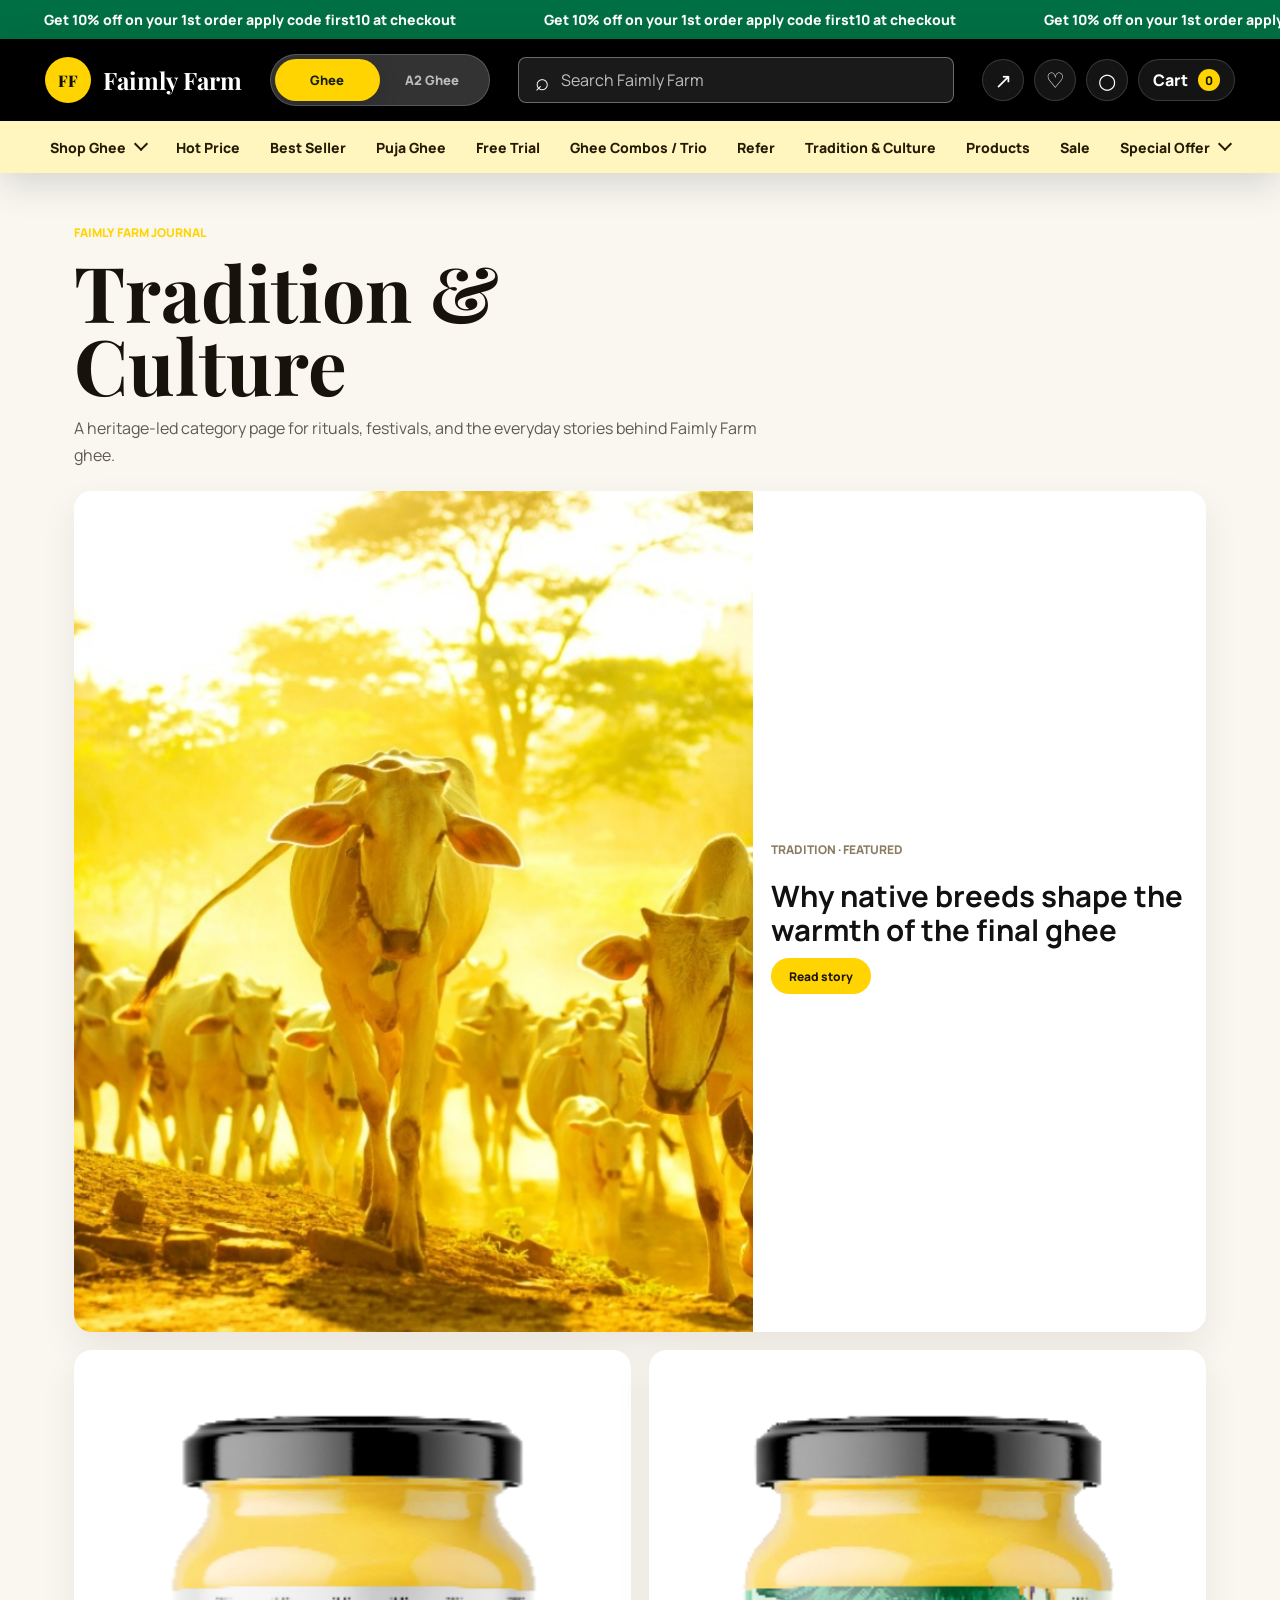
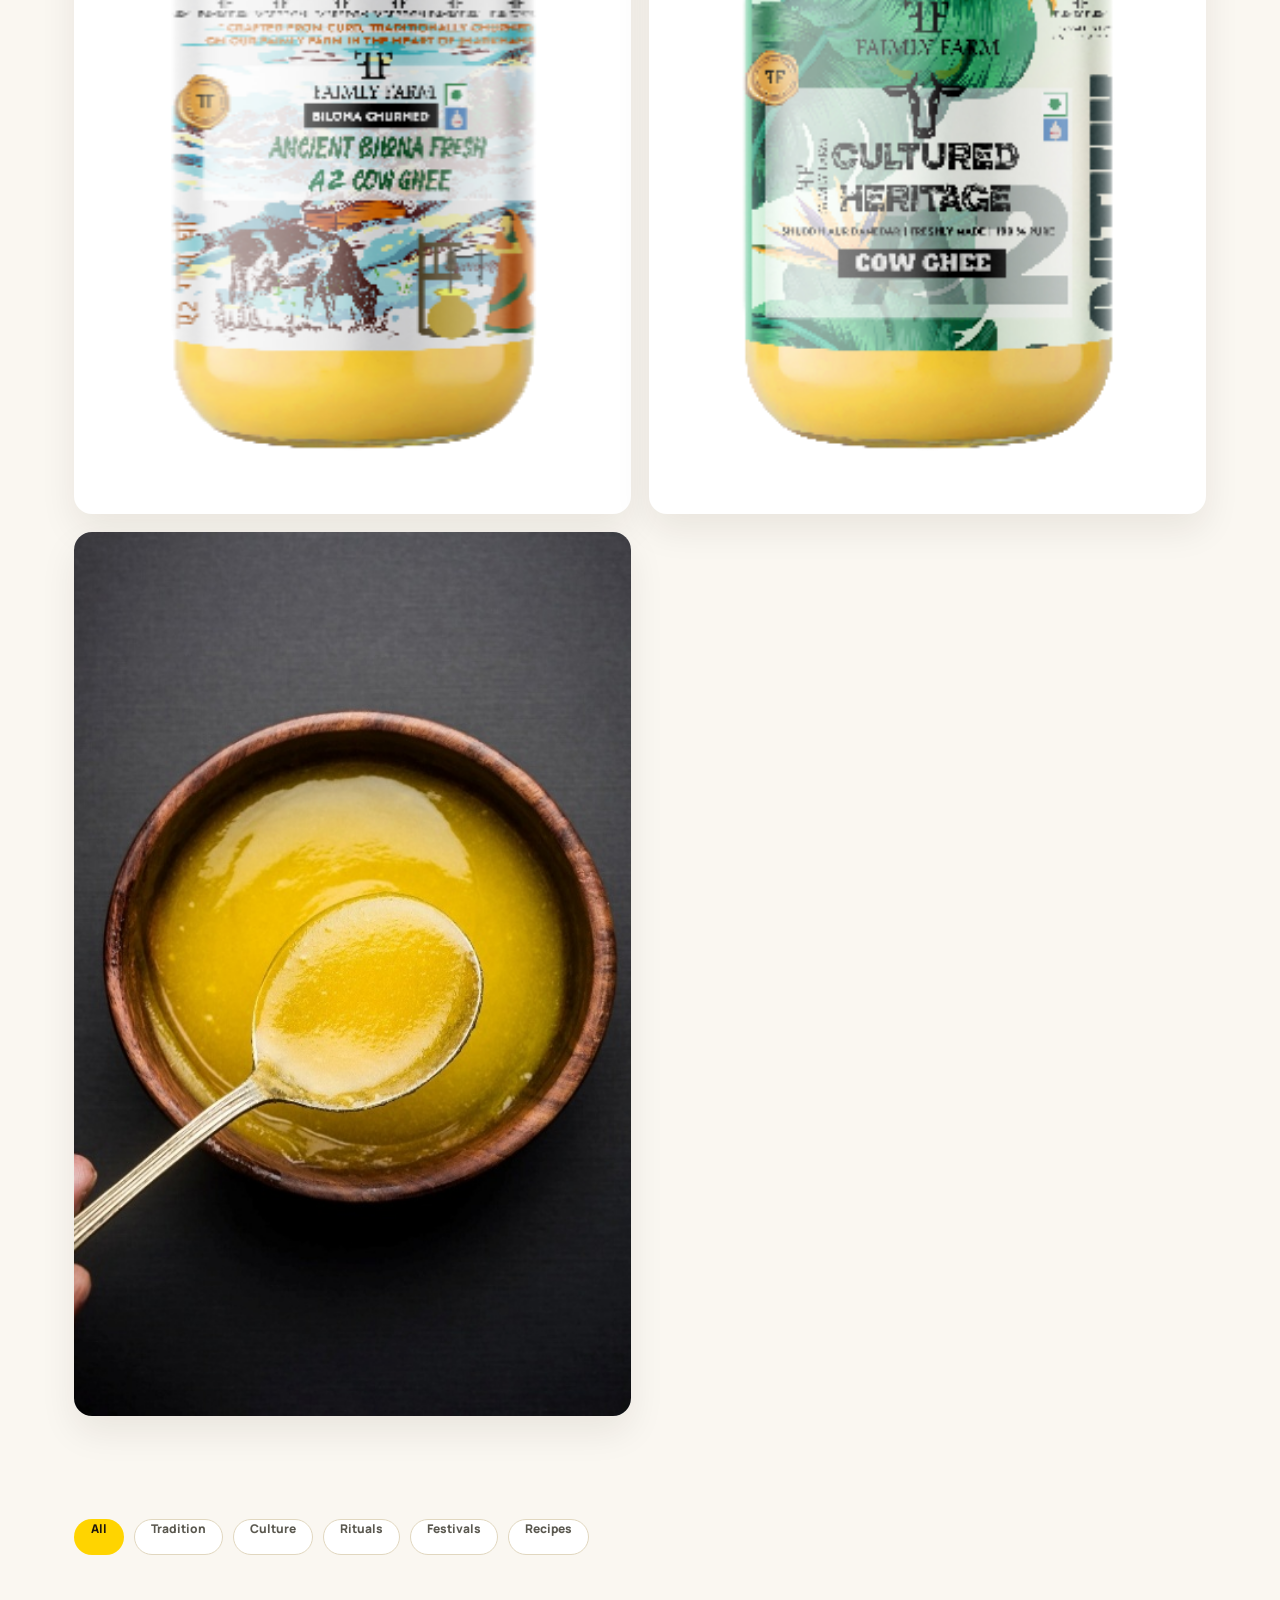
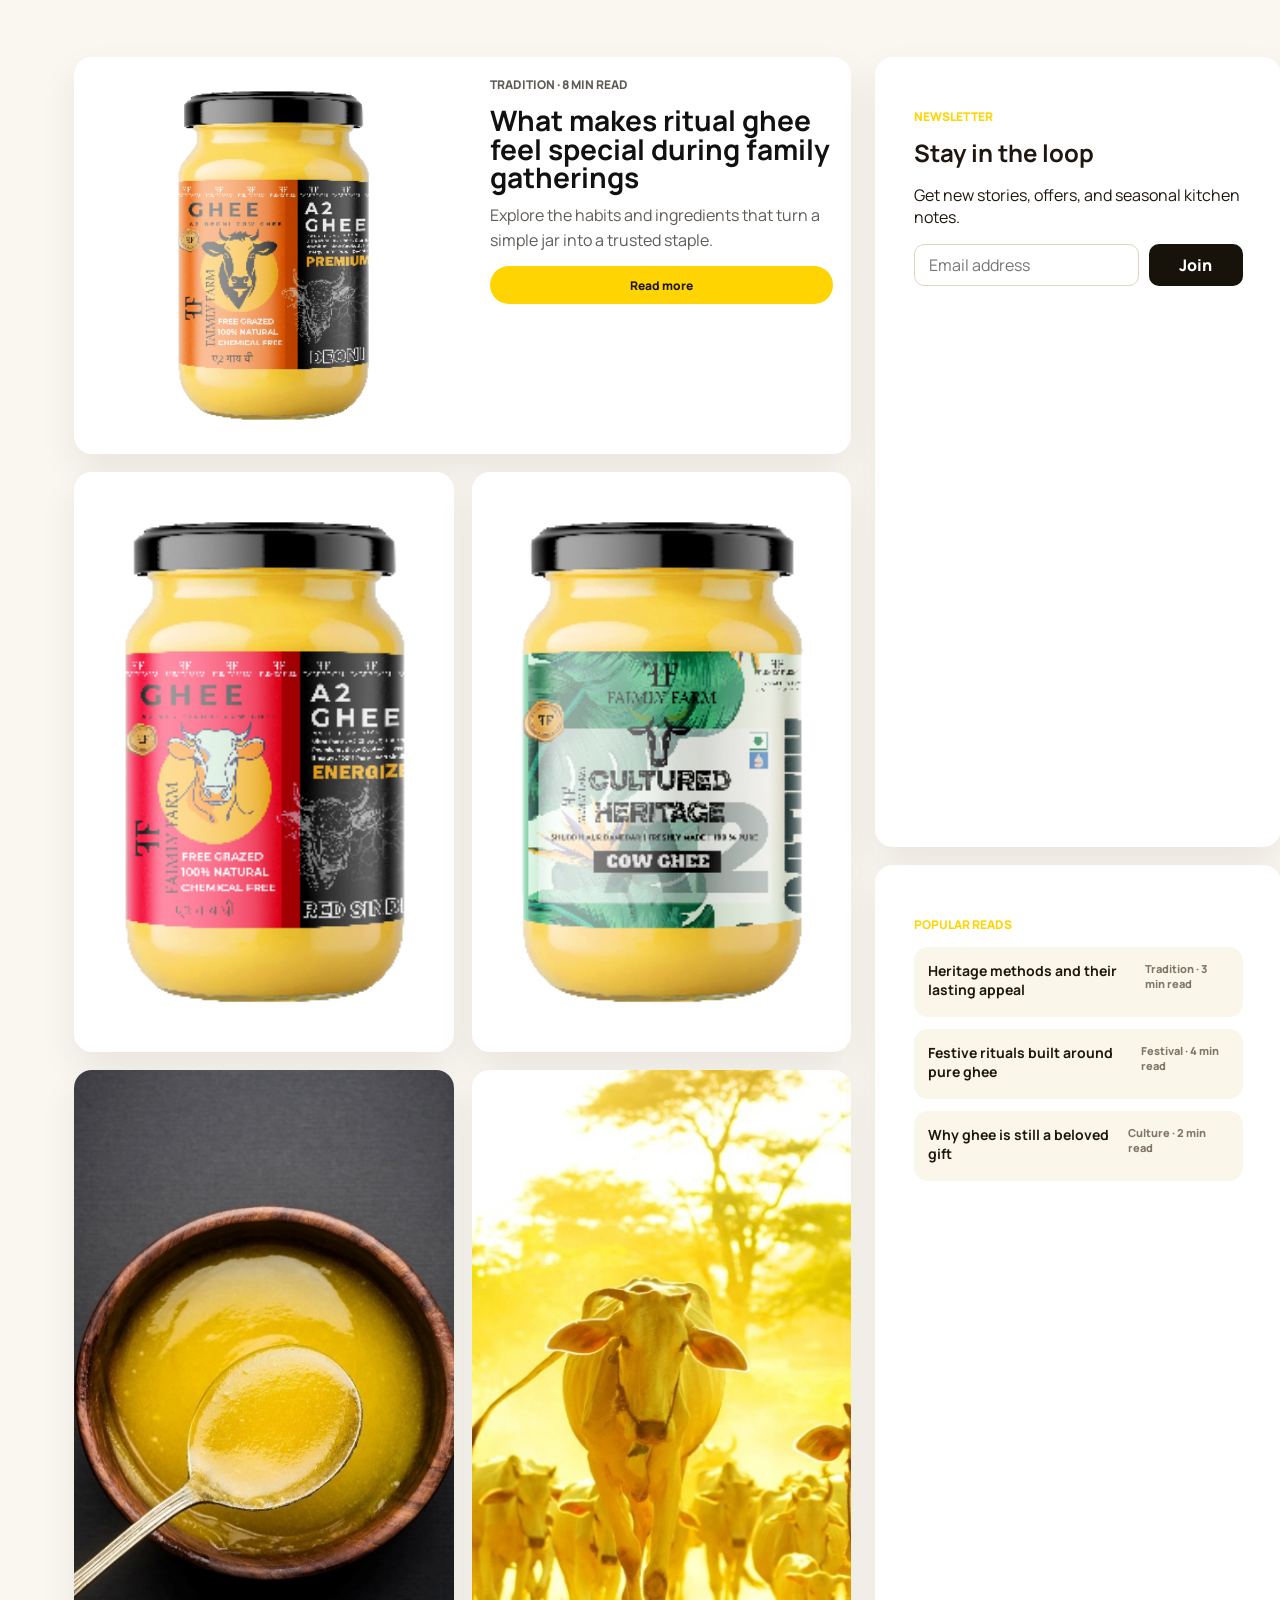
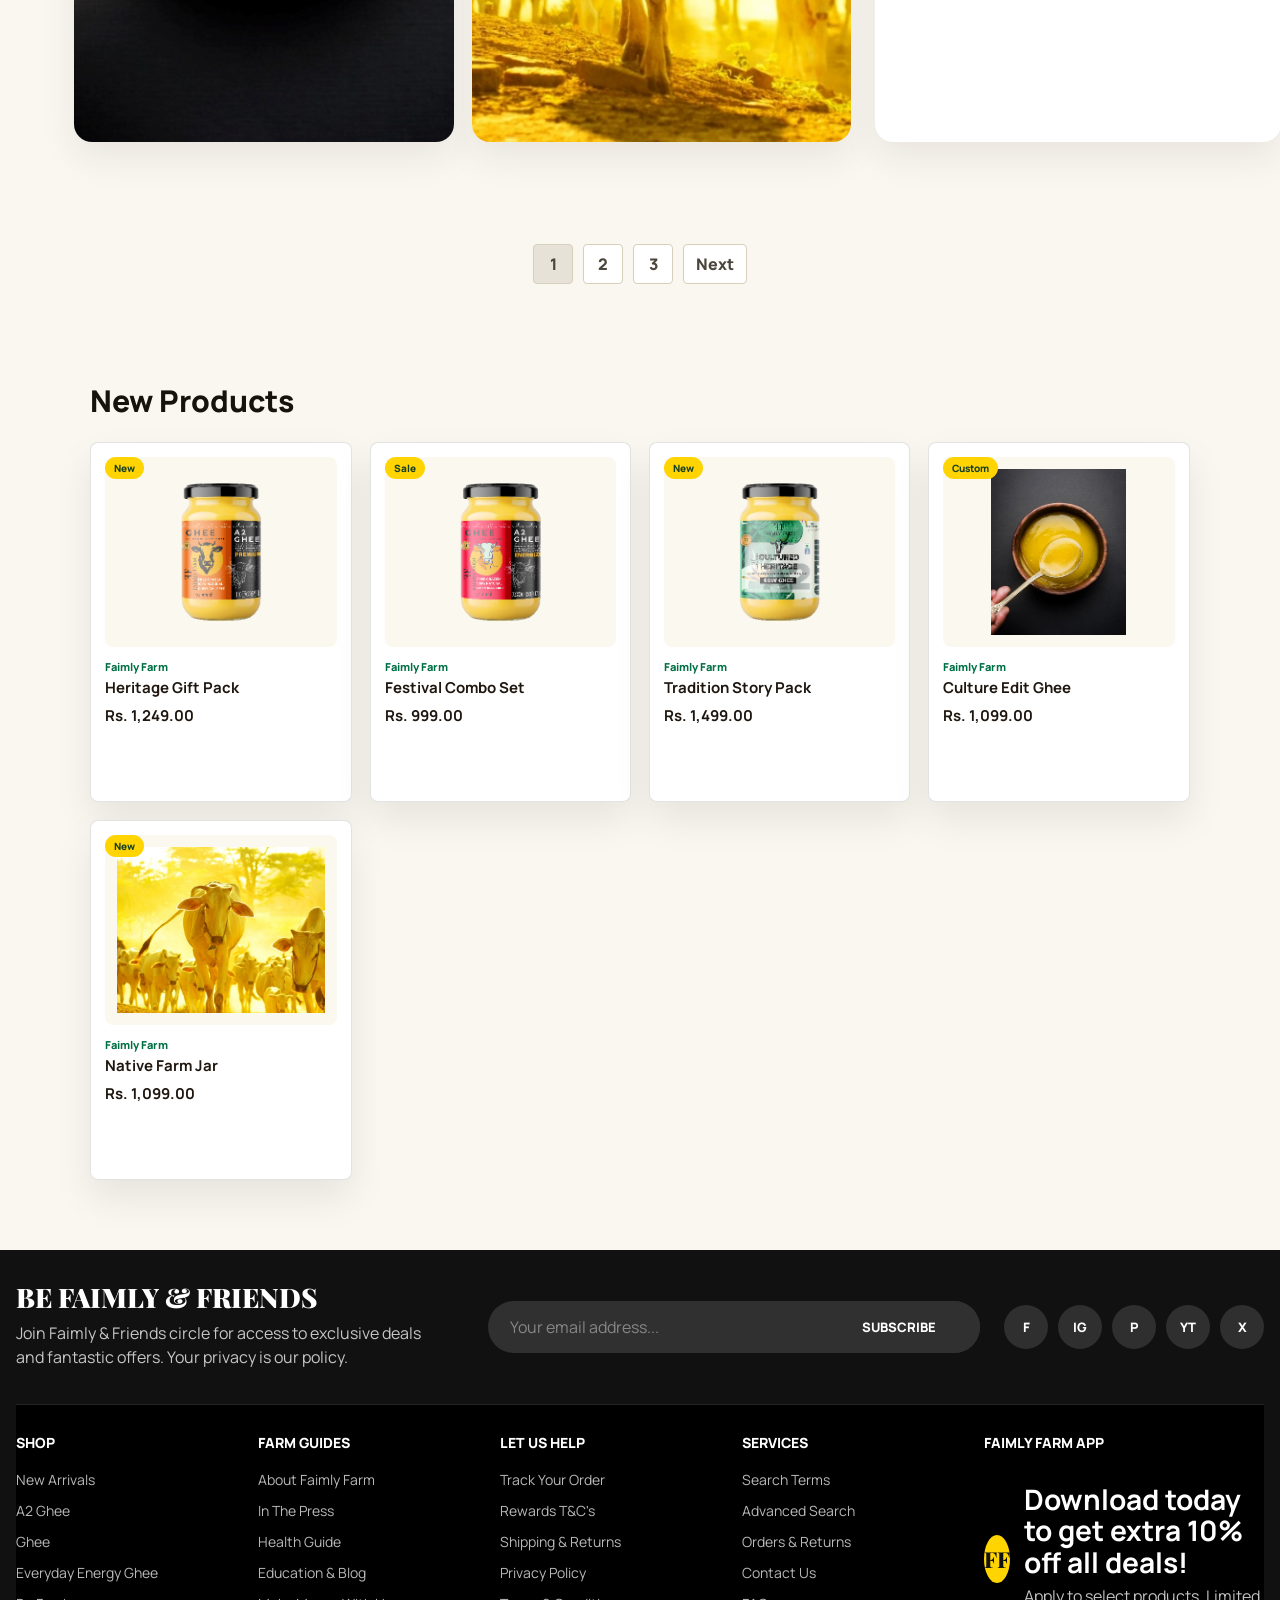
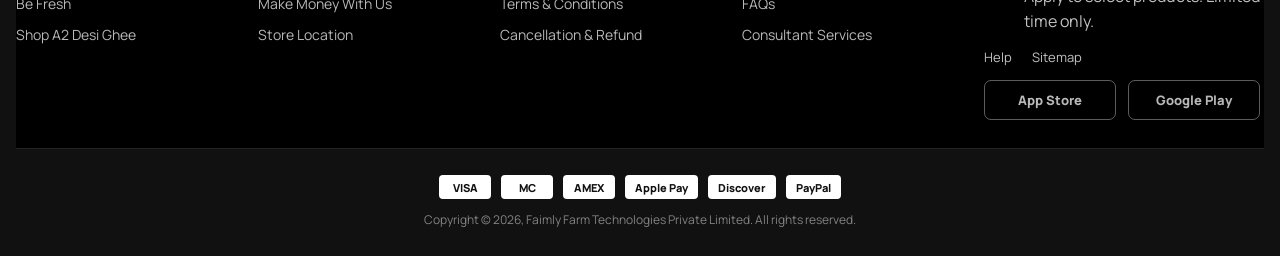
<file: tradition-culture.html>
<!doctype html>
<html lang="en">
  <head>
    <meta charset="UTF-8" />
    <meta name="viewport" content="width=device-width, initial-scale=1.0" />
    <title>Tradition & Culture | Faimly Farm</title>
    <meta
      name="description"
      content="Faimly Farm tradition and culture blog listing with stories, rituals, and heritage-inspired articles."
    />
    <link rel="preconnect" href="https://fonts.googleapis.com" />
    <link rel="preconnect" href="https://fonts.gstatic.com" crossorigin />
    <link
      href="https://fonts.googleapis.com/css2?family=Manrope:wght@400;500;600;700;800;900&family=Playfair+Display:wght@700;800&display=swap"
      rel="stylesheet"
    />
    <link rel="stylesheet" href="styles.css" />
  </head>
  <body data-theme="ghee" class="blog-page category-blog-page">
    <div class="offer-ticker" aria-label="Current offer">
      <div class="ticker-track">
        <span>Get 10% off on your 1st order apply code first10 at checkout</span>
        <span>Get 10% off on your 1st order apply code first10 at checkout</span>
        <span>Get 10% off on your 1st order apply code first10 at checkout</span>
      </div>
    </div>

    <header class="site-header" id="top">
      <div class="header-main">
        <a class="brand" href="index.html#top" aria-label="Faimly Farm home">
          <span class="brand-mark">FF</span>
          <span>
            <strong>Faimly Farm</strong>
          </span>
        </a>

        <div class="product-switch" role="group" aria-label="Choose homepage">
          <button class="active" type="button" data-theme-switch="ghee" aria-pressed="true">
            Ghee
          </button>
          <button type="button" data-theme-switch="a2" aria-pressed="false">A2 Ghee</button>
        </div>

        <label class="header-search">
          <span aria-hidden="true">⌕</span>
          <span class="sr-only">Search products</span>
          <input type="search" placeholder="Search Faimly Farm" />
        </label>

        <div class="header-actions">
          <button class="icon-button delivery-button" type="button" aria-label="Track delivery">
            <span aria-hidden="true">↗</span>
          </button>
          <button class="icon-button" type="button" aria-label="Wishlist">
            <span aria-hidden="true">♡</span>
          </button>
          <button class="icon-button account-button" type="button" aria-label="Account">
            <span aria-hidden="true">○</span>
          </button>
          <button class="cart-button" type="button">
            Cart
            <span>0</span>
          </button>
        </div>

        <button class="menu-toggle" type="button" aria-expanded="false" aria-controls="siteNav">
          <span></span>
          <span></span>
          <span></span>
          <span class="sr-only">Toggle navigation</span>
        </button>
      </div>

      <nav class="site-nav" id="siteNav" aria-label="Primary navigation">
        <div class="mega-item context-menu">
          <button class="mega-trigger" type="button" aria-expanded="false" aria-controls="contextMegaMenu">
            <span data-theme-copy data-ghee="Shop Ghee" data-a2="Shop A2 Ghee">Shop Ghee</span>
          </button>
          <div class="mega-menu context-mega" id="contextMegaMenu">
            <div class="theme-menu-panel active" data-menu-theme="ghee">
              <div class="mega-columns-wrap">
                <div class="mega-column categories-column">
                  <a href="#articles">Cow Ghee</a>
                  <a href="#articles">Buffalo Ghee</a>
                  <a href="#articles">Cow &amp; Buffalo Ghee</a>
                </div>
                <div class="mega-promo-grid">
                  <a class="mega-promo-card promo-card-yellow" href="#featured">
                    <span class="promo-kicker">Trending</span>
                    <strong>Ritual-ready ghee</strong>
                    <p>Freshly churned, family-ready ghee for everyday kitchen rituals.</p>
                  </a>
                  <a class="mega-promo-card promo-card-green" href="#articles">
                    <span class="promo-kicker">Read more</span>
                    <strong>Heritage notes</strong>
                    <p>Stories about tradition, sourcing, and time-honoured methods.</p>
                  </a>
                </div>
              </div>
            </div>
            <div class="theme-menu-panel" data-menu-theme="a2">
              <div class="mega-columns-wrap mega-columns-wrap-a2">
                <div class="mega-column a2-menu-column">
                  <a class="mega-heading green-heading" href="#a2-products">Shop All</a>
                  <a href="#a2-products">C.O.W Ghee</a>
                  <a href="#a2-products">Bilona Churned Ghee</a>
                  <a href="#a2-products">Sampler Kit</a>
                  <a href="#a2-products">Newly Launched</a>
                </div>
                <div class="mega-column a2-menu-column">
                  <a class="mega-heading green-heading" href="#a2-products">Shop By</a>
                  <a href="#a2-products">Shop By Fresh A2 Ghee</a>
                  <a href="#a2-products">Shop By Organica</a>
                  <a href="#a2-products">Shop By Lab Certified</a>
                  <a href="#a2-products">Shop By Top Ratings</a>
                </div>
                <div class="mega-column a2-menu-column">
                  <a class="mega-heading green-heading" href="#a2-products">Shop For</a>
                  <a href="#gifting">Shop for Faimly</a>
                  <a href="#gifting">Shop for Healthy Gifting</a>
                  <a href="#a2-cook">Shop for Cooking</a>
                </div>
                <div class="mega-promo-grid">
                  <a class="mega-promo-card promo-card-a2" href="#a2-products">
                    <span class="promo-kicker">Fresh A2</span>
                    <strong>Native Cow Milk, Bilona Churned</strong>
                    <p>Built for families who want a lighter, richer everyday staple.</p>
                  </a>
                </div>
              </div>
            </div>
          </div>
        </div>
        <a href="ghee-offers.html">Hot Price</a>
        <a href="#featured">Best Seller</a>
        <a href="ghee-offers.html">Puja Ghee</a>
        <a href="#trial">Free Trial</a>
        <a href="combos-trio.html">Ghee Combos / Trio</a>
        <a href="refer.html">Refer</a>
        <a class="active" href="tradition-culture.html">Tradition &amp; Culture</a>
        <a href="a2-products.html">Products</a>
        <div class="mega-item a2-only">
          <button class="mega-trigger" type="button" aria-expanded="false" aria-controls="blogMegaMenu">
            <span>Blog</span>
          </button>
          <div class="mega-menu" id="blogMegaMenu" data-menu-theme="a2">
            <div class="theme-menu-panel active">
              <div class="mega-columns-wrap">
                <div class="mega-column">
                  <a href="blog.html">Recipes &amp; Rasoi</a>
                  <a href="blog.html">Health &amp; Wellness</a>
                  <a href="tradition-culture.html">Tradition &amp; Culture</a>
                  <a href="blog.html">Faimly Farm Gallery</a>
                  <a href="blog.html">Everyday LookBook</a>
                </div>
                <div class="mega-promo-grid">
                  <a class="mega-promo-card promo-card-dark" href="tradition-culture.html">
                    <span class="promo-kicker">Explore</span>
                    <strong>Farm stories and seasonal rituals</strong>
                    <p>Simple reads about heritage, festivals, and timeless kitchen habits.</p>
                  </a>
                </div>
              </div>
            </div>
          </div>
        </div>
        <a href="ghee-offers.html">Sale</a>
        <div class="mega-item special-offer-menu">
          <button class="mega-trigger" type="button" aria-expanded="false" aria-controls="specialOfferMegaMenu">
            <span>Special Offer</span>
          </button>
          <div class="mega-menu special-offer-mega" id="specialOfferMegaMenu">
            <div class="theme-menu-panel active" data-menu-theme="ghee">
              <div class="mega-columns-wrap">
                <div class="mega-column special-column">
                  <a href="ghee-offers.html#offers-grid">VIP Offers</a>
                  <a href="ghee-offers.html#offers-grid">Value Saver</a>
                  <a href="ghee-offers.html#offers-grid">Pick Any</a>
                  <a href="ghee-offers.html#offers-grid">Deals &amp; Discounts</a>
                </div>
                <div class="mega-promo-grid">
                  <a class="mega-promo-card promo-card-special" href="ghee-offers.html#offers-grid">
                    <span class="promo-kicker">This week</span>
                    <strong>Limited-time curated savings</strong>
                    <p>Pick bundles, festive offers, and gifting-friendly deals.</p>
                  </a>
                </div>
              </div>
            </div>
            <div class="theme-menu-panel" data-menu-theme="a2">
              <div class="mega-columns-wrap">
                <div class="mega-column special-column">
                  <a href="ghee-offers.html#offers-grid">ENJOY OFFERS ON YOUR 1ST, 2ND, AND 3RD PURCHASE</a>
                  <a href="ghee-offers.html#offers-grid">UP TO 21% OFF ON NEW ORDER</a>
                  <a href="ghee-offers.html#offers-grid">DEALS OF THIS WEEK</a>
                  <a href="ghee-offers.html#offers-grid">Grab More Offers</a>
                </div>
                <div class="mega-promo-grid">
                  <a class="mega-promo-card promo-card-a2" href="ghee-offers.html#offers-grid">
                    <span class="promo-kicker">A2 benefits</span>
                    <strong>Unlock better price ladders</strong>
                    <p>Use offers across first, second, and third purchases.</p>
                  </a>
                </div>
              </div>
            </div>
          </div>
        </div>
      </nav>
    </header>

    <main class="blog-shell category-listing-shell">
      <section class="category-hero">
        <div class="category-hero-copy">
          <p class="eyebrow">Faimly Farm journal</p>
          <h1>Tradition &amp; Culture</h1>
          <p>
            A heritage-led category page for rituals, festivals, and the everyday stories behind
            Faimly Farm ghee.
          </p>
        </div>
        <div class="category-hero-grid" id="featured">
          <article class="category-feature feature-large">
            <img src="assets/brand/farm-cows.jpeg" alt="Featured tradition story" />
            <div>
              <p class="post-meta">Tradition · Featured</p>
              <h2>Why native breeds shape the warmth of the final ghee</h2>
              <a href="post.html?slug=native-breeds">Read story</a>
            </div>
          </article>
          <article class="category-feature">
            <img src="assets/brand/ancient-bilona.png" alt="Featured tradition story" />
            <div>
              <p class="post-meta">Festival ritual</p>
              <h2>The role of bilona ghee in home ceremonies</h2>
              <a href="post.html?slug=festival-ritual">Read story</a>
            </div>
          </article>
          <article class="category-feature">
            <img src="assets/brand/cultured-heritage.png" alt="Featured tradition story" />
            <div>
              <p class="post-meta">Heritage notes</p>
              <h2>How slow-churn methods keep old kitchen wisdom alive</h2>
              <a href="post.html?slug=heritage-notes">Read story</a>
            </div>
          </article>
          <article class="category-feature">
            <img src="assets/brand/ghee-bowl.jpeg" alt="Featured tradition story" />
            <div>
              <p class="post-meta">Culture · 4 min read</p>
              <h2>Cooking with intention in a modern household</h2>
              <a href="post.html?slug=modern-household">Read story</a>
            </div>
          </article>
        </div>
      </section>

      <section class="category-toolbar" aria-label="Category filters">
        <a class="chip active" href="#">All</a>
        <a class="chip" href="#">Tradition</a>
        <a class="chip" href="#">Culture</a>
        <a class="chip" href="#">Rituals</a>
        <a class="chip" href="#">Festivals</a>
        <a class="chip" href="#">Recipes</a>
      </section>

      <section class="category-layout">
        <div class="blog-feed category-feed" id="articles">
          <article class="post-card large">
            <img src="assets/brand/a2-deoni.png" alt="Traditional ghee article" />
            <div class="post-card-copy">
              <p class="post-meta">Tradition · 8 min read</p>
              <h2>What makes ritual ghee feel special during family gatherings</h2>
              <p>Explore the habits and ingredients that turn a simple jar into a trusted staple.</p>
              <a href="post.html?slug=ritual-ghee">Read more</a>
            </div>
          </article>

          <article class="post-card">
            <img src="assets/brand/red-sindhi.png" alt="Culture article" />
            <div class="post-card-copy">
              <p class="post-meta">Culture · 5 min read</p>
              <h2>Why gifting ghee remains a thoughtful cultural gesture</h2>
              <a href="post.html?slug=gifting-culture">Read more</a>
            </div>
          </article>

          <article class="post-card">
            <img src="assets/brand/cultured-heritage.png" alt="Festival article" />
            <div class="post-card-copy">
              <p class="post-meta">Festivals · 4 min read</p>
              <h2>Simple festive cooking ideas that honor family traditions</h2>
              <a href="post.html?slug=festive-cooking">Read more</a>
            </div>
          </article>

          <article class="post-card">
            <img src="assets/brand/ghee-bowl.jpeg" alt="Ritual article" />
            <div class="post-card-copy">
              <p class="post-meta">Rituals · 4 min read</p>
              <h2>Everyday kitchen rituals built around aroma and comfort</h2>
              <a href="post.html?slug=kitchen-rituals">Read more</a>
            </div>
          </article>

          <article class="post-card">
            <img src="assets/brand/farm-cows.jpeg" alt="Heritage article" />
            <div class="post-card-copy">
              <p class="post-meta">Heritage · 6 min read</p>
              <h2>How native cow milk shapes the personality of each batch</h2>
              <a href="post.html?slug=native-milk">Read more</a>
            </div>
          </article>
        </div>

        <aside class="blog-sidebar">
          <section class="sidebar-card newsletter-card">
            <p class="eyebrow">Newsletter</p>
            <h3>Stay in the loop</h3>
            <p>Get new stories, offers, and seasonal kitchen notes.</p>
            <form class="mini-newsletter">
              <input type="email" placeholder="Email address" aria-label="Email address" />
              <button type="submit">Join</button>
            </form>
          </section>

          <section class="sidebar-card">
            <p class="eyebrow">Popular reads</p>
            <div class="sidebar-list">
              <a href="post.html?slug=heritage-notes">
                <strong>Heritage methods and their lasting appeal</strong>
                <span>Tradition · 3 min read</span>
              </a>
              <a href="post.html?slug=festival-ritual">
                <strong>Festive rituals built around pure ghee</strong>
                <span>Festival · 4 min read</span>
              </a>
              <a href="post.html?slug=gifting-culture">
                <strong>Why ghee is still a beloved gift</strong>
                <span>Culture · 2 min read</span>
              </a>
            </div>
          </section>
        </aside>
      </section>

      <section class="category-pagination" aria-label="Pagination">
        <div class="pagination">
          <a class="page active" href="#">1</a>
          <a class="page" href="#">2</a>
          <a class="page" href="#">3</a>
          <a class="page next" href="#">Next</a>
        </div>
      </section>

      <section class="category-products" aria-labelledby="new-products-title">
        <div class="commerce-wrap">
          <div class="commerce-heading">
            <h2 id="new-products-title">New Products</h2>
          </div>
          <div class="product-grid compact category-product-grid">
            <article class="product-card" data-category="ghee">
              <div class="badge">New</div>
              <img src="assets/brand/a2-deoni.png" alt="New product" />
              <div class="product-body">
                <p>Faimly Farm</p>
                <h3>Heritage Gift Pack</h3>
                <strong>Rs. 1,249.00</strong>
              </div>
            </article>
            <article class="product-card" data-category="ghee">
              <div class="badge">Sale</div>
              <img src="assets/brand/red-sindhi.png" alt="New product" />
              <div class="product-body">
                <p>Faimly Farm</p>
                <h3>Festival Combo Set</h3>
                <strong>Rs. 999.00</strong>
              </div>
            </article>
            <article class="product-card" data-category="ghee">
              <div class="badge">New</div>
              <img src="assets/brand/cultured-heritage.png" alt="New product" />
              <div class="product-body">
                <p>Faimly Farm</p>
                <h3>Tradition Story Pack</h3>
                <strong>Rs. 1,499.00</strong>
              </div>
            </article>
            <article class="product-card" data-category="ghee">
              <div class="badge">Custom</div>
              <img src="assets/brand/ghee-bowl.jpeg" alt="New product" />
              <div class="product-body">
                <p>Faimly Farm</p>
                <h3>Culture Edit Ghee</h3>
                <strong>Rs. 1,099.00</strong>
              </div>
            </article>
            <article class="product-card" data-category="ghee">
              <div class="badge">New</div>
              <img src="assets/brand/farm-cows.jpeg" alt="New product" />
              <div class="product-body">
                <p>Faimly Farm</p>
                <h3>Native Farm Jar</h3>
                <strong>Rs. 1,099.00</strong>
              </div>
            </article>
          </div>
        </div>
      </section>
    </main>

    <footer class="site-footer" id="gifting">
      <div class="site-footer-inner">
        <div class="footer-top">
          <div class="footer-intro">
            <h2>Be Faimly &amp; Friends</h2>
            <p>
              Join Faimly &amp; Friends circle for access to exclusive deals and fantastic offers.
              Your privacy is our policy.
            </p>
          </div>
          <form class="footer-subscribe">
            <input type="email" placeholder="Your email address..." aria-label="Email address" />
            <button type="submit">Subscribe</button>
          </form>
          <div class="footer-socials" aria-label="Social links">
            <a href="#top" aria-label="Facebook">f</a>
            <a href="#top" aria-label="Instagram">ig</a>
            <a href="#top" aria-label="Pinterest">p</a>
            <a href="#top" aria-label="YouTube">yt</a>
            <a href="#top" aria-label="Twitter">x</a>
          </div>
        </div>
        <div class="footer-main">
          <div class="footer-column">
            <h3>Shop</h3>
            <a href="index.html#products">New Arrivals</a>
            <a href="index.html#a2-home">A2 Ghee</a>
            <a href="index.html#products">Ghee</a>
            <a href="ghee-offers.html">Everyday Energy Ghee</a>
            <a href="ghee-offers.html">Be Fresh</a>
            <a href="a2-products.html">Shop A2 Desi Ghee</a>
          </div>
          <div class="footer-column">
            <h3>Farm Guides</h3>
            <a href="index.html#guide">About Faimly Farm</a>
            <a href="blog.html">In The Press</a>
            <a href="blog.html">Health Guide</a>
            <a href="tradition-culture.html">Education &amp; Blog</a>
            <a href="refer.html">Make Money With Us</a>
            <a href="#top">Store Location</a>
          </div>
          <div class="footer-column">
            <h3>Let Us Help</h3>
            <a href="#gifting">Track Your Order</a>
            <a href="#top">Rewards T&amp;C's</a>
            <a href="#top">Shipping &amp; Returns</a>
            <a href="#top">Privacy Policy</a>
            <a href="#top">Terms &amp; Conditions</a>
            <a href="#top">Cancellation &amp; Refund</a>
          </div>
          <div class="footer-column">
            <h3>Services</h3>
            <a href="#gifting">Search Terms</a>
            <a href="#top">Advanced Search</a>
            <a href="#top">Orders &amp; Returns</a>
            <a href="#top">Contact Us</a>
            <a href="#top">FAQs</a>
            <a href="#top">Consultant Services</a>
          </div>
          <div class="footer-app">
            <h3>Faimly Farm App</h3>
            <div class="footer-app-brand">
              <span class="brand-mark">FF</span>
              <div class="footer-app-copy">
                <strong>Download today to get extra 10% off all deals!</strong>
                <p>Apply to select products. Limited time only.</p>
              </div>
            </div>
            <div class="footer-app-meta">
              <span>Help</span>
              <span>Sitemap</span>
            </div>
            <div class="footer-app-links">
              <a class="store-button" href="#top">App Store</a>
              <a class="store-button" href="#top">Google Play</a>
            </div>
          </div>
        </div>
        <div class="footer-bottom">
          <div class="footer-payments" aria-label="Payment methods">
            <span>VISA</span>
            <span>MC</span>
            <span>AMEX</span>
            <span>Apple Pay</span>
            <span>Discover</span>
            <span>PayPal</span>
          </div>
          <p class="footer-legal">
            Copyright © 2026, Faimly Farm Technologies Private Limited. All rights reserved.
          </p>
        </div>
      </div>
    </footer>

    <script src="testimonial-component.js"></script>
    <script src="script.js"></script>
  </body>
</html>
</file>
<file: styles.css>
:root {
  --ink: #1f170f;
  --muted: #687464;
  --cream: #fff9e8;
  --milk: #fffdf8;
  --yellow: #ffd400;
  --yellow-soft: #fff3a7;
  --gold: #f6ae22;
  --green: #006f43;
  --green-deep: #005433;
  --green-soft: #e9f7df;
  --mint: #b9f2c7;
  --purple: #dcc6ff;
  --black: #080807;
  --line: rgba(16, 39, 25, 0.12);
  --shadow: 0 20px 48px rgba(0, 68, 38, 0.13);
  --theme-accent: #ffd400;
  --theme-deep: #17130b;
  --theme-soft: #fff6bf;
  --theme-text: #241b05;
}

* {
  box-sizing: border-box;
}

html {
  scroll-behavior: smooth;
}

body {
  margin: 0;
  color: var(--ink);
  background: var(--milk);
  font-family: "Manrope", system-ui, -apple-system, BlinkMacSystemFont, "Segoe UI", sans-serif;
}

body[data-theme="a2"] {
  --theme-accent: #5bd47f;
  --theme-deep: #087346;
  --theme-soft: #d9f8df;
  --theme-text: #083e29;
}

body[data-theme="a2"] .ghee-only {
  display: none !important;
}

body[data-theme="ghee"] .a2-only {
  display: none !important;
}

body.nav-open {
  overflow: hidden;
}

body.mega-menu-open::before {
  content: "";
  position: fixed;
  top: 0;
  left: 0;
  width: 100%;
  height: 100%;
  background: rgba(0, 0, 0, 0.3);
  z-index: 30;
  backdrop-filter: blur(4px);
}

a {
  color: inherit;
  text-decoration: none;
}

img {
  display: block;
  max-width: 100%;
}

button,
input {
  font: inherit;
}

.sr-only {
  position: absolute;
  width: 1px;
  height: 1px;
  padding: 0;
  margin: -1px;
  overflow: hidden;
  clip: rect(0, 0, 0, 0);
  white-space: nowrap;
  border: 0;
}

.offer-ticker {
  overflow: hidden;
  background: var(--green);
  color: #fff;
  font-size: 14px;
  font-weight: 900;
  white-space: nowrap;
}

.ticker-track {
  display: inline-flex;
  min-width: max-content;
  animation: ticker 22s linear infinite;
}

.ticker-track span {
  padding: 10px 44px;
}

@keyframes ticker {
  from {
    transform: translateX(0);
  }
  to {
    transform: translateX(-33.333%);
  }
}

@keyframes blink {
  50% {
    opacity: 0.5;
  }
}

@keyframes gradient {
  0% {
    background-position: 0% 50%;
  }
  50% {
    background-position: 100% 50%;
  }
  100% {
    background-position: 0% 50%;
  }
}

.site-header {
  position: sticky;
  top: 0;
  z-index: 40;
  background: #000000;
  color: #fff;
  box-shadow: 0 10px 35px rgba(15, 32, 20, 0.16);
  transition: background 240ms ease;
}

.header-main {
  display: grid;
  grid-template-columns: auto auto minmax(220px, 1fr) auto;
  align-items: center;
  gap: clamp(16px, 2.2vw, 34px);
  min-height: 82px;
  padding: 12px clamp(18px, 3.5vw, 52px);
}

.brand {
  display: inline-flex;
  align-items: center;
  gap: 12px;
  min-width: max-content;
}

.brand-mark {
  display: grid;
  place-items: center;
  width: 46px;
  height: 46px;
  color: #10100c;
  background: var(--theme-accent);
  border-radius: 50%;
  font-family: "Playfair Display", Georgia, serif;
  font-weight: 800;
}

.brand strong,
.brand small {
  display: block;
}

.brand strong {
  font-family: "Playfair Display", Georgia, serif;
  font-size: 24px;
  line-height: 1;
}

.brand small {
  margin-top: 4px;
  color: rgba(255, 255, 255, 0.7);
  font-size: 11px;
  font-weight: 900;
  text-transform: uppercase;
}

.site-nav {
  position: relative;
  display: flex;
  justify-content: center;
  align-items: center;
  gap: clamp(14px, 2.35vw, 38px);
  min-height: 52px;
  padding: 0 clamp(16px, 3vw, 44px);
  color: var(--theme-text);
  background: var(--theme-soft);
  font-size: 14px;
  font-weight: 800;
  transition:
    color 240ms ease,
    background 240ms ease;
}

.site-nav > a,
.mega-trigger {
  display: inline-flex;
  align-items: center;
  min-height: 52px;
  padding: 0;
  border: 0;
  background: transparent;
  color: inherit;
  font: inherit;
  cursor: pointer;
}

.site-nav a:hover,
.mega-item:hover > .mega-trigger,
.mega-trigger.active {
  color: var(--green-deep);
  transform: translateY(-2px);
}

body[data-theme="a2"] .site-nav a:hover,
body[data-theme="a2"] .mega-item:hover > .mega-trigger {
  color: #07804b;
}

.mega-trigger::after {
  width: 8px;
  height: 8px;
  margin-left: 10px;
  border-right: 2px solid currentColor;
  border-bottom: 2px solid currentColor;
  content: "";
  transform: translateY(-3px) rotate(45deg);
  transition: transform 200ms ease;
}

.mega-item:hover > .mega-trigger::after,
.mega-item:focus-within > .mega-trigger::after,
.mega-item.mega-open > .mega-trigger::after {
  transform: translateY(0) rotate(225deg);
}

.mega-item {
  position: static;
}

.join-us-menu {
  position: static;
}

.special-offer-menu {
  position: static;
}

.special-offer-menu .mega-menu {
  left: 0;
  right: 0;
  width: 100%;
  min-width: 0;
  max-width: none;
  transform: translateY(-10px) scaleY(0.96);
  transform-origin: top center;
}

.special-offer-menu:hover .mega-menu,
.special-offer-menu:focus-within .mega-menu,
.special-offer-menu.mega-open .mega-menu {
  transform: translateY(0) scaleY(1);
}

.special-offer-menu .theme-menu-panel {
  width: auto;
  grid-template-columns: 1fr;
}

.special-offer-menu .theme-menu-panel.active {
  display: block;
}

.special-column a {
  max-width: 100%;
  white-space: normal;
}

.special-offer-menu .special-column {
  min-width: 0;
  width: 100%;
}

body[data-theme="a2"] .special-offer-menu .mega-menu {
  left: 0;
  right: 0;
}

.join-us-menu .mega-menu {
  left: 0;
  right: 0;
  width: 100%;
  transform: translateY(-10px) scaleY(0.96);
  transform-origin: top center;
}

.join-us-menu:hover .mega-menu,
.join-us-menu:focus-within .mega-menu,
.join-us-menu.mega-open .mega-menu {
  transform: translateY(0) scaleY(1);
}

.join-us-menu .theme-menu-panel {
  grid-template-columns: 1fr;
}

.context-menu {
}

.mega-menu {
  position: absolute;
  top: 100%;
  left: 0;
  width: 100%;
  min-width: 0;
  padding: 0;
  overflow: hidden;
  opacity: 0;
  visibility: hidden;
  transform: translateY(-10px) scaleY(0.96);
  border: 1px solid rgba(20, 36, 25, 0.1);
  border-radius: 0 0 18px 18px;
  background: #fff;
  box-shadow: 0 40px 80px rgba(11, 39, 24, 0.3);
  transform-origin: top center;
  transition:
    opacity 280ms ease,
    visibility 280ms ease,
    transform 280ms ease;
  z-index: 35;
}

.mega-item:hover .mega-menu,
.mega-item:focus-within .mega-menu,
.mega-item.mega-open .mega-menu {
  opacity: 1;
  visibility: visible;
  transform: translateY(0) scale(1);
}

.theme-menu-panel {
  display: none;
  grid-template-columns: repeat(1, minmax(0, 1fr));
  gap: 0;
  color: #161612;
}

.theme-menu-panel.active {
  display: grid;
}

.mega-columns-wrap {
  display: grid;
  grid-template-columns: minmax(240px, 1.15fr) minmax(260px, 0.85fr);
  gap: 0;
  width: 100%;
}

.mega-columns-wrap-a2 {
  grid-template-columns: repeat(3, minmax(180px, 1fr)) minmax(260px, 0.95fr);
}

.mega-promo-grid {
  display: grid;
  grid-template-columns: repeat(2, minmax(0, 1fr));
  gap: 16px;
  padding: 20px;
  background: linear-gradient(180deg, rgba(250, 250, 247, 0.98), rgba(242, 247, 241, 0.96));
}

.mega-promo-card {
  display: flex;
  flex-direction: column;
  gap: 10px;
  min-height: 160px;
  padding: 18px;
  border-radius: 16px;
  color: #13130f;
  box-shadow: inset 0 0 0 1px rgba(0, 0, 0, 0.05);
}

.mega-promo-card strong {
  font-size: 18px;
  line-height: 1.2;
}

.mega-promo-card p {
  margin: 0;
  color: rgba(19, 19, 15, 0.78);
  font-size: 13px;
  line-height: 1.5;
}

.promo-kicker {
  font-size: 12px;
  font-weight: 900;
  letter-spacing: 0.02em;
  text-transform: uppercase;
}

.promo-card-yellow {
  background: linear-gradient(135deg, #fff1a8, #ffd95d);
}

.promo-card-green {
  background: linear-gradient(135deg, #d9f8df, #9be7b1);
}

.promo-card-a2 {
  background: linear-gradient(135deg, #e2f7e6, #a7e6bf);
}

.promo-card-special {
  background: linear-gradient(135deg, #ffeab3, #ffd36b);
}

.promo-card-dark {
  background: linear-gradient(135deg, #f1f4ee, #e1e9dd);
}

.theme-menu-panel[data-menu-theme="a2"] .mega-column + .mega-column {
  border-left: 1px solid #f2f2f0;
}

.theme-menu-panel[data-menu-theme="a2"] {
  width: max-content;
}

.theme-menu-panel[data-menu-theme="a2"] .mega-column {
  min-width: 220px;
}

.theme-menu-panel[data-menu-theme="a2"].active {
  display: grid;
  grid-template-columns: 1fr;
  width: 100%;
}

.mega-column {
  min-width: 0;
  border-right: 0;
}

.mega-column > a,
.mega-column > span {
  display: block;
  padding: 16px 20px; /* Increased padding */
  color: #171713;
  font-size: 14px; /* Slightly increased font size */
  line-height: 1.5;
  overflow-wrap: anywhere;
  transition:
    background-color 200ms ease,
    transform 200ms ease;
}

.mega-column > a:not(.mega-heading) {
  font-weight: 600; /* Slightly reduced font weight for regular links */
}

.mega-column > a:not(.mega-heading):hover {
  color: var(--green-deep);
  background: var(--green-soft);
  transform: translateX(6px); /* Increased hover translation */
}

.mega-heading {
  min-height: 56px; /* Increased min-height */
  padding-top: 18px;
  padding-bottom: 18px;
  font-size: 16px !important; /* Increased font size */
  font-weight: 900;
  text-transform: uppercase;
  letter-spacing: 0.04em; /* Increased letter spacing */
}

.green-heading {
  color: #fff !important;
  background: #000;
}

.join-heading {
  color: #fff !important;
  background: #080807;
}

.header-actions {
  display: flex;
  justify-content: flex-end;
  align-items: center;
  gap: 10px;
}

.product-switch {
  display: grid;
  grid-template-columns: 1fr 1fr;
  width: 220px;
  padding: 5px;
  border-radius: 999px;
  background: rgba(255, 255, 255, 0.2);
  box-shadow: inset 0 0 0 1px rgba(255, 255, 255, 0.18);
}

.product-switch button {
  min-height: 42px;
  padding: 0 16px;
  border: 0;
  border-radius: 999px;
  color: rgba(255, 255, 255, 0.68);
  background: transparent;
  font-size: 13px;
  font-weight: 900;
  cursor: pointer;
}

.product-switch button.active {
  color: #17200f;
  background: var(--theme-accent);
  box-shadow: 0 8px 22px rgba(0, 0, 0, 0.16);
}

.header-search {
  display: flex;
  align-items: center;
  gap: 10px;
  width: min(470px, 100%);
  min-height: 46px;
  padding: 0 16px;
  border: 1px solid rgba(255, 255, 255, 0.35);
  border-radius: 8px;
  background: rgba(255, 255, 255, 0.1);
}

.header-search span {
  font-size: 24px;
}

.header-search input {
  width: 100%;
  border: 0;
  outline: 0;
  color: #fff;
  background: transparent;
}

.header-search input::placeholder {
  color: rgba(255, 255, 255, 0.72);
}

.icon-button,
.cart-button,
.menu-toggle {
  border: 1px solid rgba(255, 255, 255, 0.16);
  background: rgba(255, 255, 255, 0.08);
  color: #fff;
  cursor: pointer;
}

.icon-button {
  display: grid;
  place-items: center;
  width: 42px;
  height: 42px;
  border-radius: 50%;
  font-size: 21px;
}

.cart-button {
  display: inline-flex;
  align-items: center;
  gap: 10px;
  min-height: 42px;
  padding: 0 14px;
  border-radius: 999px;
  font-weight: 900;
}

.cart-button span {
  display: grid;
  place-items: center;
  width: 22px;
  height: 22px;
  color: #0d160f;
  background: var(--theme-accent);
  border-radius: 50%;
  font-size: 12px;
}

.menu-toggle {
  display: none;
  width: 44px;
  height: 44px;
  padding: 11px;
  border-radius: 50%;
}

.menu-toggle span:not(.sr-only) {
  display: block;
  height: 2px;
  margin: 4px 0;
  background: #fff;
}

.theme-changing {
  transition:
    color 240ms ease,
    background-color 240ms ease,
    border-color 240ms ease;
}

.a2-only {
  padding: 0;
}

.a2-hero {
  min-height: 610px;
  background: #0f2a1b;
}

.a2-hero .hero-media::after {
  background:
    linear-gradient(90deg, rgba(7, 75, 48, 0.88), rgba(7, 75, 48, 0.5) 42%, rgba(7, 75, 48, 0.08)),
    linear-gradient(0deg, rgba(5, 40, 26, 0.34), rgba(5, 40, 26, 0));
}


.a2-welcome,
.a2-category-rail,
.a2-products-band,
.a2-why,
.a2-cook,
.a2-subscription,
.a2-best-sellers {
  padding: clamp(28px, 4vw, 56px) clamp(18px, 5vw, 64px)!important;
}

.a2-testimonials {
  padding: 0 !important;
  padding-top: 0 !important;
  padding-bottom: 0 !important;
}

.a2-hero .hero-content h1 {
  max-width: 700px;
  color: var(--theme-accent);
}

.a2-hero .hero-copy {
  color: rgba(241, 255, 245, 0.9);
}

.a2-hero .hero-stats div {
  background: rgba(8, 66, 41, 0.38);
}

.a2-hero .hero-stats dd {
  color: rgba(241, 255, 245, 0.74);
}

.a2-banner-row {
  display: grid;
  grid-template-columns: repeat(2, minmax(0, 1fr));
  padding: 0 !important;
}

.deal-strip {
  display: grid;
  place-items: center;
  min-height: 72px;
  background: #f3e34d;
  color: #101010;
  font-family: "Playfair Display", Georgia, serif;
  font-size: clamp(28px, 4vw, 52px);
  font-weight: 800;
  text-transform: uppercase;
}

.a2-welcome {
  text-align: center;
  background: #fff;
  padding-top: 12px;
}

.a2-pill-row,
.a2-chip-grid {
  display: flex;
  flex-wrap: wrap;
  gap: 12px;
  justify-content: center;
  margin-top: 18px;
}

.a2-pill-row span {
  padding: 10px 16px;
  border-radius: 999px;
  background: #eef4ec;
  color: #284335;
  font-weight: 900;
}

.section-kicker {
  display: flex;
  align-items: center;
  justify-content: center;
  gap: 12px;
  text-align: center;
}

.kicker-icon {
  color: var(--theme-accent);
  font-size: 26px;
}

.section-kicker h2 {
  color: #111;
  font-family: "Manrope", sans-serif;
  font-size: clamp(22px, 2.7vw, 33px);
  font-weight: 900;
  text-transform: uppercase;
  letter-spacing: 0;
}

.section-subtitle {
  margin: 10px 0 0;
  color: #5b6770;
  font-size: 14px;
  text-align: center;
}

.a2-chip-grid {
  display: grid;
  grid-template-columns: repeat(5, minmax(0, 1fr));
}

.a2-chip-grid a {
  display: grid;
  place-items: center;
  min-height: 118px;
  padding: 10px;
  border: 1px solid var(--line);
  border-radius: 8px;
  background: #f8faf7;
  color: #203928;
  font-size: 12px;
  font-weight: 900;
}

.a2-chip-grid img {
  width: 54px;
  height: 54px;
  margin-bottom: 8px;
  object-fit: contain;
}

.a2-products-band,
.a2-why,
.a2-cook,
.a2-subscription,
.a2-testimonials,
.a2-best-sellers,
.a2-feature-strip,
.a2-new-arrival {
  background: #fff;
}

.a2-feature-strip {
  padding-top: 16px;
}

.a2-feature-layout {
  display: grid;
  grid-template-columns: minmax(0, 1.85fr) minmax(290px, 1fr);
  gap: 22px;
  align-items: stretch;
}

.a2-hero-panel,
.a2-side-panel {
  overflow: hidden;
  border-radius: 18px;
  background: #f7dfad;
  box-shadow: 0 18px 42px rgba(79, 46, 8, 0.12);
}

.a2-hero-panel {
  position: relative;
  display: grid;
  min-height: 440px;
  grid-template-columns: 1.1fr 0.9fr;
  align-items: center;
  padding: 28px 30px 0;
  background:
    radial-gradient(circle at 15% 18%, rgba(255, 255, 255, 0.28), transparent 18%),
    radial-gradient(circle at 75% 70%, rgba(64, 116, 43, 0.24), transparent 25%),
    linear-gradient(180deg, #f7d69f, #f5cd8a);
}

.a2-hero-panel-copy {
  align-self: start;
  padding-top: 8px;
}

.a2-hero-panel-copy h2 {
  max-width: 520px;
  color: #0e781d;
  font-family: "Manrope", sans-serif;
  font-size: clamp(30px, 3.8vw, 58px);
  font-weight: 900;
  line-height: 0.95;
  text-transform: uppercase;
}

.a2-hero-panel-copy p {
  max-width: 460px;
  margin-top: 16px;
  color: #825321;
  font-size: 14px;
  line-height: 1.65;
}

.a2-hero-panel img {
  width: 100%;
  align-self: end;
  object-fit: contain;
}

.a2-side-stack {
  display: grid;
  gap: 22px;
}

.a2-side-panel {
  display: grid;
  align-content: center;
  min-height: 209px;
  padding: 24px 24px 18px;
  background: linear-gradient(180deg, #f7e2bd, #f1c97b);
}

.a2-side-panel h3 {
  color: #5a3517;
  font-family: "Manrope", sans-serif;
  font-size: clamp(22px, 2.8vw, 38px);
  font-weight: 900;
  line-height: 1.05;
}

.a2-side-panel p {
  max-width: 300px;
  color: #6a4727;
  font-size: 13px;
  line-height: 1.55;
}

.a2-side-panel img {
  width: min(180px, 50%);
  margin-top: 10px;
  margin-left: auto;
  object-fit: contain;
}

.a2-collective {
  justify-items: start;
  background: linear-gradient(180deg, #f6e6b6, #f3d59d);
}

.a2-collective .button {
  min-height: 42px;
  margin-top: 10px;
}

.a2-new-arrival .product-grid {
  display: grid;
  grid-template-columns: repeat(5, minmax(0, 1fr));
}

.a2-arrival-grid .product-card {
  min-height: 100%;
}

.a2-arrival-grid .product-card img {
  height: 250px;
  object-fit: contain;
  background: #fff;
}

.a2-science {
  background: #fff;
}

.a2-science h2 {
  margin-bottom: 20px;
  color: #111;
  font-family: "Manrope", sans-serif;
  font-size: clamp(22px, 2.6vw, 32px);
  font-weight: 900;
  text-align: center;
  text-transform: uppercase;
}

.science-grid {
  display: grid;
  grid-template-columns: repeat(4, minmax(0, 1fr));
  gap: 12px;
  width: min(100%, 1300px);
  min-height: 400px;
  margin: 0 auto;
  align-items: center;
  justify-items: center;
}

.science-grid img {
  width: 100%;
  max-width: 100%;
  height: 100%;
  min-height: 340px;
  object-fit: cover;
  background: #eef2f4;
  border-radius: 8px;
}

.brand-strip {
  overflow: hidden;
  width: 100vw;
  margin: 12px calc(50% - 50vw) 0;
  padding: 0;
  background: #050505;
}

.brand-strip-track {
  display: flex;
  width: max-content;
  animation: brand-marquee 18s linear infinite;
}

.brand-strip span {
  display: grid;
  place-items: center;
  flex: 0 0 120px;
  min-height: 44px;
  color: #fff;
  font-family: "Playfair Display", Georgia, serif;
  font-size: 28px;
  font-weight: 800;
  letter-spacing: -0.02em;
}

@keyframes brand-marquee {
  from {
    transform: translateX(0);
  }

  to {
    transform: translateX(-50%);
  }
}

@media (prefers-reduced-motion: reduce) {
  .brand-strip-track {
    animation: none;
  }
}

.a2-cook-grid {
  display: grid;
  grid-auto-flow: column;
  grid-auto-columns: calc((100% - 72px) / 5);
  gap: 18px;
  margin-top: 16px;
  width: 100%;
}

.carousel-shell {
  position: relative;
  margin-top: 12px;
}

.carousel-viewport {
  overflow-x: auto;
  scroll-snap-type: x mandatory;
  scroll-behavior: smooth;
  scrollbar-width: none;
}

.carousel-viewport::-webkit-scrollbar {
  display: none;
}

.carousel-track {
  width: 100%;
}

.carousel-slide {
  min-width: 0;
  scroll-snap-align: start;
}

.carousel-arrow {
  position: absolute;
  top: 50%;
  z-index: 2;
  display: grid;
  place-items: center;
  width: 44px;
  height: 44px;
  padding: 0;
  border: 1px solid rgba(0, 0, 0, 0.12);
  border-radius: 999px;
  background: #fff;
  box-shadow: 0 12px 24px rgba(0, 0, 0, 0.12);
  transform: translateY(-50%);
  cursor: pointer;
}

.carousel-arrow span {
  font-size: 30px;
  line-height: 1;
}

.carousel-prev {
  left: -12px;
}

.carousel-next {
  right: -12px;
}

.a2-cook-grid article {
  display: flex;
  flex-direction: column;
  min-height: 100%;
  padding: 0 0 12px;
  border-radius: 10px;
  background: #fff;
  box-shadow: 0 10px 28px rgba(0, 0, 0, 0.07);
  overflow: hidden;
}

.a2-cook-grid img {
  width: 100%;
  aspect-ratio: 0.92;
  object-fit: cover;
}

.a2-cook-grid h3 {
  margin: 0;
  font-size: 15px;
  line-height: 1.25;
  text-align: center;
}

.cook-card-copy {
  padding: 14px 14px 8px;
  text-align: center;
}

.cook-card-copy p {
  margin: 8px 0 0;
  color: #e11d48;
  font-size: 14px;
  font-weight: 900;
}

.a2-cook-grid .add-cart {
  width: calc(100% - 20px);
  margin: 8px 10px 0;
  min-height: 42px;
}

.a2-cook {
  padding: 18px 0 24px;
}


.a2-subscription {
  text-align: center;
}

.a2-subscription p {
  max-width: 680px;
  margin: 10px auto 20px;
  color: var(--muted);
}

.benefit-row {
  grid-template-columns: repeat(4, minmax(0, 1fr));
}

.benefit-row article {
  display: grid;
  justify-items: center;
  gap: 8px;
  min-height: 160px;
  padding: 18px 14px 20px;
  background: #fff;
  box-shadow: none;
}

.benefit-icon {
  display: grid;
  place-items: center;
  width: 42px;
  height: 42px;
  border: 2px solid var(--theme-accent);
  border-radius: 50%;
  color: var(--theme-accent);
  font-weight: 900;
}

.benefit-row article h3 {
  text-align: center;
}

.benefit-row article p {
  grid-column: auto;
  max-width: 250px;
  text-align: center;
  color: #41505a;
}

.a2-why .commerce-wrap {
  text-align: center;
}

.a2-why .benefit-row {
  grid-template-columns: repeat(4, minmax(0, 1fr));
  margin-top: 30px;
  gap: 12px;
}

.a2-why .benefit-row article {
  border-radius: 8px;
  border-top: 1px solid rgba(18, 35, 23, 0.08);
}

.hero {
  position: relative;
  display: grid;
  min-height: 610px;
  overflow: hidden;
  background: #1e170e;
}

.hero-media {
  position: absolute;
  inset: 0;
}

.hero-media::after {
  position: absolute;
  inset: 0;
  content: "";
  background:
    linear-gradient(90deg, rgba(24, 15, 7, 0.9), rgba(24, 15, 7, 0.58) 42%, rgba(24, 15, 7, 0.1)),
    linear-gradient(0deg, rgba(20, 12, 5, 0.34), rgba(20, 12, 5, 0));
}

.hero-media img {
  width: 100%;
  height: 100%;
  object-fit: cover;
}

.hero-content {
  position: relative;
  z-index: 1;
  align-self: center;
  width: min(760px, calc(100% - 36px));
  margin-left: clamp(18px, 7vw, 92px);
  padding: 56px 0 72px;
  color: #fff8e8;
}

.eyebrow {
  margin: 0 0 14px;
  color: var(--theme-accent);
  font-size: 12px;
  font-weight: 900;
  letter-spacing: 0;
  text-transform: uppercase;
}

h1,
h2,
h3,
p {
  overflow-wrap: anywhere;
}

h1,
h2 {
  margin: 0;
  font-family: "Playfair Display", Georgia, serif;
  line-height: 1;
}

h1 {
  max-width: 700px;
  font-size: clamp(54px, 9vw, 122px);
}

h2 {
  font-size: clamp(26px, 4vw, 48px);
}

h3 {
  margin: 0;
  line-height: 1.2;
}

.hero-copy {
  max-width: 610px;
  margin: 24px 0 0;
  color: rgba(255, 248, 232, 0.9);
  font-size: clamp(17px, 2vw, 22px);
  line-height: 1.55;
}

.button,
.mini-button,
.view-all,
.blog-grid a {
  display: inline-flex;
  align-items: center;
  justify-content: center;
  border: 0;
  border-radius: 999px;
  font-weight: 900;
  cursor: pointer;
}

.button {
  min-height: 48px;
  padding: 0 22px;
}

.button:hover,
.mini-button:hover,
.add-cart:hover,
.view-all:hover,
.blog-grid a:hover {
  transform: translateY(-2px);
}

.primary {
  color: #1d1308;
  background: var(--theme-accent);
  box-shadow: 0 14px 30px rgba(255, 212, 0, 0.28);
}

.secondary {
  color: #fff;
  background: rgba(255, 255, 255, 0.1);
  border: 1px solid rgba(255, 255, 255, 0.36);
}

.hero-actions {
  display: flex;
  flex-wrap: wrap;
  gap: 14px;
  margin-top: 34px;
}

.hero-stats {
  display: grid;
  grid-template-columns: repeat(3, minmax(0, 1fr));
  gap: 1px;
  width: min(650px, 100%);
  margin: 44px 0 0;
  padding: 0;
  overflow: hidden;
  border: 1px solid rgba(255, 255, 255, 0.18);
  border-radius: 8px;
  background: rgba(255, 255, 255, 0.14);
  backdrop-filter: blur(12px);
}

.hero-stats div {
  padding: 18px;
  background: rgba(27, 19, 11, 0.34);
}

.hero-stats dt {
  font-weight: 900;
}

.hero-stats dd {
  margin: 4px 0 0;
  color: rgba(255, 248, 232, 0.72);
  font-size: 13px;
}

section:not(.science-grid):not(.a2-banner-row):not(.brand-strip):not(.a2-testimonials) { padding: clamp(32px, 4vw, 64px) clamp(16px, 3vw, 40px) !important; }


.commerce-wrap {
  width: min(1320px, calc(100% - 32px));
  margin: 0 auto;
}

section:not(.hero):not(.a2-science):not(.science-grid) {
  padding-block: clamp(40px, 5vw, 78px) !important;
}

.commerce-wrap > :first-child {
  margin-top: 0;
}

.commerce-wrap > :last-child {
  margin-bottom: 0;
}

.top-category {
  background: #fff;
}

.top-category h2,
.commerce-heading h2,
.special-products h2,
.about-shop h2,
.guide h2 {
  color: var(--theme-deep);
  font-family: "Manrope", sans-serif;
  font-size: clamp(22px, 3vw, 30px);
  font-weight: 900;
}

.category-icons {
  display: grid;
  grid-template-columns: repeat(7, minmax(0, 1fr));
  gap: 12px;
  margin-top: 20px;
}

.category-icons a {
  display: grid;
  place-items: center;
  min-height: 126px;
  padding: 12px 8px;
  border: 1px solid var(--line);
  border-radius: 8px;
  background: #f6f6f4;
  color: #304235;
  font-size: 12px;
  font-weight: 900;
  box-shadow: 0 10px 24px rgba(0, 0, 0, 0.04);
}

.category-icons img,
.line-icon {
  width: 58px;
  height: 58px;
  margin-bottom: 10px;
  object-fit: contain;
}

.line-icon {
  display: grid;
  place-items: center;
  border: 3px solid var(--theme-deep);
  border-radius: 50%;
  color: var(--theme-deep);
  background: var(--theme-accent);
  font-weight: 900;
}

.promo-grid,
.wide-promos {
  display: grid;
  gap: 18px;
  margin-top: 36px;
}

.promo-grid {
  grid-template-columns: 1.05fr 1fr;
  grid-template-rows: repeat(2, minmax(150px, auto));
}

.promo-card {
  position: relative;
  min-height: 160px;
  overflow: hidden;
  padding: 28px;
  border-radius: 8px;
  isolation: isolate;
  box-shadow: var(--shadow);
}

.promo-card::after {
  position: absolute;
  right: -38px;
  bottom: -44px;
  width: 170px;
  height: 170px;
  content: "";
  border-radius: 50%;
  background: rgba(255, 255, 255, 0.35);
  z-index: -1;
}

.promo-card span {
  font-size: 12px;
  font-weight: 900;
  text-transform: uppercase;
}

.promo-card h3 {
  margin: 8px 0;
  font-size: clamp(24px, 3vw, 42px);
}

.promo-card strong {
  display: block;
  font-size: clamp(30px, 5vw, 58px);
  line-height: 1;
}

.promo-card p {
  max-width: 360px;
  color: rgba(255, 255, 255, 0.86);
  font-size: 14px;
}

.ghee-yellow {
  grid-row: span 2;
  color: #fff;
  background:
    radial-gradient(circle at 75% 25%, rgba(255, 212, 0, 0.5), transparent 22%),
    linear-gradient(135deg, #55cbe8, #6ed7ef);
}

.a2-purple {
  background:
    radial-gradient(circle at 82% 30%, rgba(134, 42, 69, 0.32), transparent 18%),
    var(--purple);
  color: #3e2352;
}

.a2-green {
  background:
    radial-gradient(circle at 78% 50%, rgba(246, 174, 34, 0.38), transparent 20%),
    var(--mint);
  color: #386f42;
}

.mini-button {
  min-height: 36px;
  margin-top: 14px;
  padding: 0 18px;
  color: #2b1805;
  background: var(--theme-accent);
  font-size: 12px;
}

.mini-button.dark {
  color: #fff;
  background: #2b1d35;
}

.mini-button.brown {
  color: #fff;
  background: #8a5b3d;
}

.theme-showcase,
.a2-home {
  background: var(--theme-deep);
  color: #fff;
}

.showcase-grid {
  display: grid;
  grid-template-columns: minmax(0, 1fr) minmax(330px, 0.78fr);
  gap: clamp(26px, 5vw, 58px);
  align-items: center;
}

.showcase-copy h2 {
  max-width: 590px;
  color: var(--theme-accent);
  font-size: clamp(38px, 6vw, 66px);
}

.showcase-copy p:not(.eyebrow) {
  max-width: 560px;
  color: rgba(255, 255, 255, 0.82);
  line-height: 1.7;
}

.featured-mini-products {
  display: grid;
  grid-template-columns: repeat(2, minmax(0, 1fr));
  gap: 18px;
}

.mini-product,
.product-card {
  border: 1px solid var(--line);
  border-radius: 8px;
  background: #fff;
  color: var(--ink);
  box-shadow: 0 18px 38px rgba(0, 0, 0, 0.08);
}

.mini-product {
  padding: 16px;
}

.mini-product img {
  width: 100%;
  height: 190px;
  object-fit: contain;
  border-radius: 8px;
  background: #fbf8ef;
}

.mini-product span {
  display: inline-block;
  margin-top: 12px;
  padding: 3px 9px;
  border-radius: 999px;
  background: var(--theme-accent);
  font-size: 10px;
  font-weight: 900;
}

.mini-product h3 {
  margin-top: 8px;
  font-size: 14px;
}

.mini-product strong {
  display: block;
  margin-top: 10px;
  font-size: 15px;
}

.products-section,
.about-shop,
.guide {
  background: #fff;
}

.commerce-heading {
  display: flex;
  align-items: end;
  justify-content: space-between;
  gap: 18px;
  margin-bottom: 26px;
}

.product-tabs {
  display: flex;
  flex-wrap: wrap;
  justify-content: flex-end;
  gap: 10px;
}

.tab {
  min-height: 32px;
  min-width: 118px;
  padding: 0 16px;
  border: 0;
  border-radius: 999px;
  color: #27503a;
  background: #f4f6f2;
  font-size: 12px;
  font-weight: 900;
  cursor: pointer;
}

.tab.active {
  color: #1f170f;
  background: var(--theme-accent);
}

.product-grid {
  display: grid;
  grid-template-columns: repeat(4, minmax(0, 1fr));
  gap: 18px;
}

.collection-page {
  --collection-header-gap: 18px;
}

.collection-shell {
  padding-top: 18px;
  padding-bottom: 72px;
}

.collection-page .collection-header {
  display: grid;
  gap: 18px;
  margin-bottom: 18px;
}

.collection-overview {
  display: grid;
  grid-template-columns: minmax(0, 1.45fr) minmax(320px, 0.85fr);
  gap: 18px;
  margin-bottom: 24px;
}

.collection-copy,
.collection-sidecard {
  padding: 26px;
  border: 1px solid rgba(18, 35, 23, 0.08);
  border-radius: 10px;
  background: linear-gradient(180deg, rgba(245, 251, 244, 0.96), rgba(233, 245, 230, 0.96));
}

.collection-copy p,
.collection-sidecard p {
  margin: 0;
}

.collection-copy .eyebrow {
  margin-bottom: 10px;
}

.collection-lead {
  max-width: 66ch;
  color: #355241;
  font-size: 14px;
  line-height: 1.7;
}

.collection-highlights {
  display: flex;
  flex-wrap: wrap;
  gap: 10px;
  margin-top: 18px;
}

.collection-highlights span {
  min-height: 34px;
  padding: 0 14px;
  border: 1px solid rgba(18, 35, 23, 0.12);
  border-radius: 999px;
  color: #183523;
  background: rgba(255, 255, 255, 0.72);
  font-size: 12px;
  font-weight: 800;
  display: inline-flex;
  align-items: center;
}

.collection-sidecard {
  background: linear-gradient(135deg, rgba(22, 107, 65, 0.95), rgba(146, 198, 102, 0.95));
  color: #f7fff7;
}

.collection-sidecard strong {
  display: block;
  margin-bottom: 10px;
  font-size: 24px;
  line-height: 1.15;
}

.collection-sidecard p {
  color: rgba(247, 255, 247, 0.86);
  font-size: 13px;
  line-height: 1.65;
}

.collection-sidecard .sidecard-meta {
  display: grid;
  grid-template-columns: repeat(3, minmax(0, 1fr));
  gap: 10px;
  margin-top: 18px;
}

.collection-sidecard .sidecard-meta span {
  display: grid;
  gap: 4px;
  padding: 10px 12px;
  border-radius: 8px;
  background: rgba(255, 255, 255, 0.14);
  font-size: 11px;
  font-weight: 700;
}

.collection-sidecard .sidecard-meta strong {
  margin: 0;
  font-size: 15px;
}

.collection-page .breadcrumbs {
  color: var(--muted);
  font-size: 12px;
  font-weight: 700;
}

.collection-page .breadcrumbs a {
  color: inherit;
}

.collection-page .collection-title {
  margin: 0;
  font-family: "Manrope", system-ui, sans-serif;
  font-size: clamp(28px, 3vw, 42px);
  font-weight: 900;
  letter-spacing: 0;
}

.collection-toolbar {
  display: grid;
  gap: 14px;
}

.collection-filters {
  display: grid;
  grid-template-columns: repeat(5, minmax(0, 1fr));
  gap: 10px;
  padding: 12px;
  background: #f1f1f1;
}

.collection-filters button {
  min-height: 34px;
  border: 0;
  border-radius: 0;
  background: #fff;
  color: #242424;
  font-size: 12px;
  font-weight: 800;
}

.collection-controls {
  display: flex;
  flex-wrap: wrap;
  justify-content: space-between;
  gap: 14px;
  align-items: center;
  padding: 6px 0 12px;
}

.collection-view-toggle {
  display: inline-flex;
  gap: 6px;
}

.collection-view-toggle button {
  width: 34px;
  height: 24px;
  border: 0;
  background: #ededed;
  color: #6f6f6f;
  font-weight: 900;
}

.collection-view-toggle button.active {
  background: #d3d3d3;
  color: #111;
}

.collection-meta-controls {
  display: flex;
  flex-wrap: wrap;
  gap: 18px;
  align-items: center;
  margin-left: auto;
  color: #555;
  font-size: 12px;
  font-weight: 700;
}

.collection-meta-controls select {
  min-height: 28px;
  padding: 0 8px;
  border: 1px solid #d7d7d7;
  background: #fff;
  font: inherit;
}

.collection-grid {
  gap: 22px;
}

.collection-page .product-card {
  min-height: 430px;
  padding: 12px 12px 14px;
  border: 1px solid #efefef;
}

.collection-page .product-card img {
  height: 230px;
  background: #fff;
}

.collection-page .product-card .product-body span {
  min-height: 48px;
  margin-top: 6px;
  color: #5b6c61;
}

.collection-page .product-card .rating {
  display: flex;
  align-items: center;
  justify-content: space-between;
  gap: 10px;
  margin-top: 10px;
  color: #bd8b15;
}

.collection-page .product-card .rating small {
  color: #748076;
  font-size: 11px;
}

.collection-price {
  display: flex;
  align-items: baseline;
  gap: 8px;
  margin-top: 10px;
}

.collection-price s {
  color: #9a9a9a;
  font-size: 12px;
  font-weight: 700;
}

.collection-page .product-card .add-cart {
  width: 100%;
  min-height: 40px;
  margin-top: 14px;
  border-radius: 0;
  color: #fff;
  background: #0b0b0b;
}

.collection-footnote {
  display: flex;
  justify-content: space-between;
  gap: 14px;
  margin-top: 18px;
  color: #66746a;
  font-size: 12px;
  font-weight: 700;
}

.collection-pagination {
  display: flex;
  justify-content: center;
  gap: 10px;
  align-items: center;
  margin-top: 34px;
}

.collection-pagination a,
.collection-pagination span {
  display: grid;
  place-items: center;
  min-width: 36px;
  height: 36px;
  padding: 0 12px;
  border: 1px solid #d8d8d8;
  color: #111;
  background: #fff;
  font-size: 13px;
  font-weight: 800;
}

.collection-pagination .active {
  background: #efefef;
}

.collection-pagination .next {
  min-width: 76px;
}

@media (max-width: 960px) {
  .collection-overview {
    grid-template-columns: 1fr;
  }

  .collection-filters {
    grid-template-columns: repeat(2, minmax(0, 1fr));
  }

  .collection-sidecard .sidecard-meta {
    grid-template-columns: 1fr;
  }

  .collection-footnote {
    flex-direction: column;
  }
}

.product-card {
  position: relative;
  display: flex;
  flex-direction: column;
  min-height: 420px;
  padding: 14px;
}

.product-card[hidden] {
  display: none;
}

.badge {
  position: absolute;
  top: 14px;
  left: 14px;
  z-index: 1;
  padding: 4px 9px;
  border-radius: 999px;
  color: #184025;
  background: var(--theme-accent);
  font-size: 10px;
  font-weight: 900;
}

.product-card img {
  width: 100%;
  height: 190px;
  object-fit: contain;
  padding: 12px;
  border-radius: 8px;
  background: #fbf8ef;
}

.product-card:nth-child(5) img,
.product-card:nth-child(6) img {
  object-fit: cover;
}

.product-body {
  display: flex;
  flex: 1;
  flex-direction: column;
  padding-top: 12px;
}

.product-body p {
  margin: 0 0 5px;
  color: var(--green);
  font-size: 11px;
  font-weight: 900;
}

.product-body h3 {
  font-size: 15px;
}

.product-body span {
  min-height: 40px;
  margin-top: 8px;
  color: var(--muted);
  font-size: 12px;
  line-height: 1.45;
}

.rating {
  margin-top: auto;
  color: var(--yellow);
  font-size: 12px;
}

.rating small {
  color: var(--muted);
  font-weight: 900;
}

.product-body strong {
  display: block;
  margin-top: 8px;
  font-size: 15px;
}

.add-cart {
  min-height: 32px;
  margin-top: 10px;
  border: 0;
  border-radius: 999px;
  color: #1f170f;
  background: var(--theme-accent);
  font-size: 12px;
  font-weight: 900;
  cursor: pointer;
}

.view-all {
  width: max-content;
  min-height: 38px;
  margin: 30px auto 0;
  padding: 0 22px;
  color: #fff;
  background: var(--theme-deep);
  font-size: 12px;
}

.view-all.top {
  margin: 0;
}

.special-products {
  background: var(--theme-accent);
}

.special-products h2 {
  color: var(--theme-deep);
  margin-bottom: 24px;
}

.product-grid.compact .product-card {
  min-height: 360px;
}

.about-shop h2,
.a2-home h2 {
  text-align: center;
}

.benefit-row {
  display: grid;
  grid-template-columns: repeat(3, minmax(0, 1fr));
  gap: 18px;
  margin-top: 24px;
}

.benefit-row article {
  display: grid;
  grid-template-columns: auto 1fr;
  gap: 12px;
  min-height: 118px;
  padding: 20px;
  border-radius: 8px;
  background: var(--theme-accent);
  box-shadow: var(--shadow);
}

.benefit-row span {
  display: grid;
  place-items: center;
  width: 44px;
  height: 44px;
  border-radius: 50%;
  color: #fff;
  background: var(--theme-deep);
  font-weight: 900;
}

.benefit-row h3 {
  font-size: 16px;
}

.benefit-row p {
  grid-column: 2;
  margin: 0;
  color: #5d4a16;
  font-size: 12px;
  line-height: 1.5;
}

.wide-promos {
  grid-template-columns: repeat(2, minmax(0, 1fr));
}

.a2-home {
  text-align: center;
}

.a2-home h2 {
  color: var(--theme-accent);
}

.newsletter-copy {
  max-width: 660px;
  margin: 14px auto 24px;
  color: rgba(255, 255, 255, 0.78);
  font-size: 14px;
  line-height: 1.7;
}

.newsletter {
  display: flex;
  gap: 10px;
  width: min(560px, 100%);
  margin: 0 auto;
}

.newsletter input {
  flex: 1;
  min-height: 44px;
  padding: 0 20px;
  border: 1px solid var(--theme-accent);
  border-radius: 999px;
  color: #fff;
  background: transparent;
}

.newsletter input::placeholder {
  color: rgba(255, 255, 255, 0.7);
}

.newsletter button {
  min-width: 130px;
  border: 0;
  border-radius: 999px;
  color: #1f170f;
  background: var(--theme-accent);
  font-weight: 900;
  cursor: pointer;
}

.testimonial-strip {
  display: grid;
  grid-template-columns: 260px minmax(0, 1fr) 42px;
  gap: 18px;
  align-items: center;
  width: 100%;
  padding: 0;
  position: relative;
}

.testimonial-brand {
  display: flex;
  align-items: center;
  gap: 16px;
}

.testimonial-summary {
  min-width: 220px;
  text-align: center;
}

.testimonial-summary h2 {
  margin: 0;
  color: #222;
  font-family: "Manrope", sans-serif;
  font-size: 28px;
  font-weight: 400;
  line-height: 1.1;
}

.trust-stars {
  display: inline-flex;
  align-items: center;
  gap: 3px;
  margin-top: 10px;
  padding: 8px 10px;
  background: #00b67a;
  color: #fff;
}

.trust-stars span {
  font-size: 18px;
  line-height: 1;
}

.trust-stars .muted {
  color: rgba(255, 255, 255, 0.45);
}

.testimonial-summary p {
  margin: 10px 0 0;
  color: #3a3a3a;
  font-size: 14px;
}

.trustpilot-mark {
  display: inline-flex;
  align-items: center;
  gap: 8px;
  margin-top: 12px;
  color: #00b67a;
  font-size: 18px;
  font-weight: 900;
}

.trustpilot-mark span {
  font-size: 22px;
}

.testimonial-arrow {
  position: absolute;
  top: 50%;
  z-index: 2;
  width: 34px;
  height: 34px;
  display: grid;
  place-items: center;
  padding: 0;
  border: 1px solid #d0d0d0;
  border-radius: 50%;
  background: #fff;
  color: #222;
  font-size: 24px;
  line-height: 1;
  transform: translateY(-50%);
}

.testimonial-arrow-prev {
  left: 276px;
}

.testimonial-arrow-next {
  right: 0;
}

.testimonial-cards {
  display: grid;
  grid-template-columns: repeat(4, minmax(0, 1fr));
  gap: 24px;
  min-width: 0;
}

.testimonial-card {
  min-width: 0;
}

.card-rating {
  display: flex;
  align-items: center;
  gap: 8px;
  margin-bottom: 10px;
}

.card-rating span:first-child {
  display: inline-flex;
  gap: 2px;
  padding: 3px 6px;
  background: #00b67a;
  color: #fff;
  font-size: 16px;
  letter-spacing: 1px;
}

.card-rating .verified {
  color: #6d6d6d;
  font-size: 13px;
  font-weight: 700;
}

.testimonial-card h3 {
  margin: 0;
  color: #222;
  font-family: "Manrope", sans-serif;
  font-size: 18px;
  font-weight: 900;
  line-height: 1.2;
}

.testimonial-card p {
  margin: 8px 0 10px;
  color: #474747;
  font-size: 15px;
  line-height: 1.45;
}

.testimonial-card strong {
  color: #666;
  font-size: 13px;
}

.testimonial-note {
  grid-column: 2;
  margin: 0;
  color: #444;
  font-size: 14px;
}

.blog-grid {
  display: grid;
  grid-template-columns: repeat(4, minmax(0, 1fr));
  gap: 18px;
  margin-top: 24px;
}

.blog-grid article {
  padding: 10px;
  border-radius: 8px;
  background: #fff;
  box-shadow: 0 12px 30px rgba(0, 0, 0, 0.08);
}

.blog-grid img {
  width: 100%;
  aspect-ratio: 1.25;
  object-fit: cover;
  border-radius: 8px;
}

.blog-grid h3 {
  margin-top: 14px;
  font-size: 15px;
}

.blog-grid p {
  color: var(--muted);
  font-size: 12px;
  line-height: 1.55;
}

.blog-grid a {
  width: 100%;
  min-height: 32px;
  color: #1f170f;
  background: var(--theme-accent);
  font-size: 12px;
}

.cert-strip {
  overflow: hidden;
  width: 100vw;
  margin: 42px calc(50% - 50vw) 0;
  padding: 18px 0;
  background: #fff;
  border-top: 1px solid rgba(15, 24, 17, 0.08);
  border-bottom: 1px solid rgba(15, 24, 17, 0.08);
}

.cert-strip-track {
  display: flex;
  width: max-content;
  animation: cert-marquee 24s linear infinite;
}

.cert-strip span {
  display: grid;
  place-items: center;
  flex: 0 0 220px;
  min-height: 64px;
  color: #0f5d2f;
  font-family: "Playfair Display", Georgia, serif;
  font-size: clamp(18px, 2vw, 30px);
  font-weight: 800;
  letter-spacing: 0;
  text-transform: uppercase;
}

@keyframes cert-marquee {
  from {
    transform: translateX(0);
  }

  to {
    transform: translateX(-50%);
  }
}

@media (prefers-reduced-motion: reduce) {
  .cert-strip-track {
    animation: none;
  }
}

.site-footer {
  color: rgba(255, 255, 255, 0.76);
  background: #111111;
}

.site-footer a {
  color: rgba(255, 255, 255, 0.72);
}

.site-footer h3,
.site-footer p {
  margin: 0;
}

.site-footer-inner {
  width: min(1320px, calc(100% - 32px));
  margin: 0 auto;
}

.footer-top {
  display: grid;
  grid-template-columns: minmax(240px, 1fr) minmax(320px, 1.1fr) auto;
  gap: 24px;
  align-items: center;
  padding: 34px 0;
  border-bottom: 1px solid rgba(255, 255, 255, 0.08);
}

.footer-intro h2 {
  margin: 0 0 10px;
  color: #ffffff;
  font-size: clamp(24px, 2.1vw, 34px);
  font-weight: 900;
  letter-spacing: 0;
  text-transform: uppercase;
}

.footer-intro p {
  max-width: 420px;
  line-height: 1.55;
}

.footer-subscribe {
  display: flex;
  gap: 0;
  align-items: center;
  min-height: 52px;
  border-radius: 999px;
  overflow: hidden;
  background: #303030;
}

.footer-subscribe input {
  flex: 1;
  min-width: 0;
  height: 52px;
  padding: 0 22px;
  border: 0;
  color: #ffffff;
  background: transparent;
  font: inherit;
}

.footer-subscribe input::placeholder {
  color: rgba(255, 255, 255, 0.42);
}

.footer-subscribe button {
  min-width: 162px;
  height: 52px;
  border: 0;
  color: #ffffff;
  background: #303030;
  font-size: 13px;
  font-weight: 900;
  letter-spacing: 0;
  text-transform: uppercase;
}

.footer-socials {
  display: flex;
  flex-wrap: wrap;
  gap: 10px;
  justify-content: flex-end;
}

.footer-socials a {
  display: grid;
  place-items: center;
  width: 44px;
  height: 44px;
  border-radius: 50%;
  color: #ffffff;
  background: #2f2f2f;
  font-size: 13px;
  font-weight: 900;
  text-transform: uppercase;
}

.footer-main {
  display: grid;
  grid-template-columns: repeat(4, minmax(0, 1fr)) minmax(280px, 1.2fr);
  gap: 28px;
  padding: 30px 0 28px;
  background: #000000;
}

.footer-column h3,
.footer-app h3 {
  margin-bottom: 18px;
  color: #ffffff;
  font-size: 14px;
  font-weight: 900;
  letter-spacing: 0;
  text-transform: uppercase;
}

.footer-column a {
  display: block;
  margin: 12px 0;
  font-size: 14px;
}

.footer-app {
  display: grid;
  gap: 14px;
  align-content: start;
}

.footer-app-brand {
  display: flex;
  align-items: center;
  gap: 14px;
}

.footer-app-brand .brand-mark {
  width: 48px;
  height: 48px;
  font-size: 22px;
}

.footer-app-copy strong {
  display: block;
  margin-bottom: 6px;
  color: #ffffff;
  font-size: clamp(28px, 2.2vw, 34px);
  line-height: 1.12;
}

.footer-app-copy p {
  line-height: 1.55;
}

.footer-app-links {
  display: flex;
  gap: 12px;
  flex-wrap: wrap;
}

.store-button {
  display: inline-flex;
  align-items: center;
  justify-content: center;
  min-width: 132px;
  min-height: 40px;
  padding: 0 16px;
  border: 1px solid rgba(255, 255, 255, 0.36);
  border-radius: 7px;
  color: #ffffff;
  font-size: 13px;
  font-weight: 800;
  background: transparent;
}

.footer-app-meta {
  display: flex;
  gap: 20px;
  flex-wrap: wrap;
  font-size: 13px;
}

.footer-bottom {
  padding: 26px 0 28px;
  border-top: 1px solid rgba(255, 255, 255, 0.08);
}

.footer-payments {
  display: flex;
  justify-content: center;
  gap: 10px;
  flex-wrap: wrap;
  margin-bottom: 12px;
}

.footer-payments span {
  display: inline-flex;
  align-items: center;
  justify-content: center;
  min-width: 52px;
  min-height: 24px;
  padding: 0 10px;
  border-radius: 4px;
  color: #111111;
  background: #ffffff;
  font-size: 11px;
  font-weight: 900;
}

.footer-legal {
  text-align: center;
  color: rgba(255, 255, 255, 0.48);
  font-size: 12px;
}

.offers-page {
  background: #fff9f3;
}

.offers-page .site-header {
  position: sticky;
}

.offer-hero {
  padding: 0 !important;
  background: linear-gradient(135deg, #7a52c2, #9c74df 42%, #b48de7);
}

.offer-hero-inner {
  display: grid;
  grid-template-columns: minmax(0, 1.2fr) minmax(260px, 0.8fr);
  gap: 22px;
  align-items: center;
  width: min(1320px, calc(100% - 32px));
  margin: 0 auto;
  padding: 34px 0 40px;
}

.offer-hero-copy {
  color: #fff;
}

.offer-hero-copy h1 {
  max-width: 560px;
  color: #fff;
  font-size: clamp(44px, 5vw, 86px);
  line-height: 0.95;
}

.offer-hero-copy p {
  max-width: 620px;
  margin: 16px 0 0;
  font-size: clamp(16px, 1.8vw, 20px);
  line-height: 1.55;
}

.offer-hero-card {
  display: grid;
  place-items: center;
  gap: 8px;
  min-height: 200px;
  padding: 22px;
  border-radius: 22px;
  background: rgba(255, 244, 229, 0.96);
  color: #5b2d4b;
  text-align: center;
  box-shadow: 0 24px 60px rgba(54, 16, 94, 0.24);
}

.offer-hero-card span {
  font-size: 18px;
  font-weight: 900;
  text-transform: uppercase;
}

.offer-hero-card strong {
  font-family: "Playfair Display", Georgia, serif;
  font-size: clamp(40px, 5vw, 72px);
  line-height: 0.9;
}

.offer-hero-card p {
  margin: 0;
  max-width: 250px;
  font-size: 14px;
}

.offer-strip {
  padding: 24px 0 12px !important;
  background: #fff;
}

.bank-offers {
  display: flex;
  gap: 10px;
  flex-wrap: wrap;
  justify-content: center;
  margin-top: 16px;
}

.bank-chip,
.budget-pills span,
.discount-pills span {
  display: inline-flex;
  align-items: center;
  justify-content: center;
  min-height: 40px;
  padding: 0 14px;
  border-radius: 999px;
  border: 1px solid rgba(101, 66, 171, 0.18);
  background: #fff;
  color: #5a3f98;
  font-size: 13px;
  font-weight: 900;
}

.bank-chip {
  border: 1px solid rgba(101, 66, 171, 0.22);
  background: #fff;
  cursor: pointer;
}

.bank-chip.active {
  border-color: #ff7a45;
  color: #ff7a45;
}

.bank-offer-rail {
  display: grid;
  grid-template-columns: repeat(7, minmax(0, 1fr));
  gap: 12px;
  margin-top: 18px;
}

.bank-offer-card {
  display: grid;
  justify-items: center;
  gap: 8px;
  min-height: 170px;
  padding: 14px 10px;
  border-radius: 16px;
  background: linear-gradient(180deg, #f6d0d3, #8d68e8);
  color: #fff;
  text-align: center;
}

.bank-logo {
  display: grid;
  place-items: center;
  width: 74px;
  height: 74px;
  border-radius: 14px;
  background: #fff;
  color: #cc1c74;
  font-family: "Playfair Display", Georgia, serif;
  font-size: 34px;
  font-weight: 800;
}

.bank-logo.orange {
  color: #de4d1f;
}

.bank-logo.magenta {
  color: #d61d77;
}

.bank-logo.red {
  color: #e1383a;
}

.bank-logo.blue {
  color: #1c54a5;
}

.bank-logo.teal {
  color: #0c6d87;
}

.bank-logo.sky {
  color: #1f74e8;
}

.bank-offer-card strong {
  font-size: 18px;
  line-height: 1.15;
}

.bank-offer-card small {
  font-size: 12px;
  font-weight: 800;
  opacity: 0.92;
}

.offer-mini-row {
  display: grid;
  grid-template-columns: repeat(5, minmax(0, 1fr));
  gap: 12px;
  margin-top: 18px;
}

.offer-mini-row article,
.offer-grid article,
.offer-product-grid .product-card,
.budget-pills,
.discount-banner,
.visit-panel,
.wallet-banner-inner,
.offer-text {
  border-radius: 18px;
  box-shadow: 0 16px 34px rgba(48, 26, 72, 0.08);
}

.offer-mini-row article {
  display: grid;
  justify-items: center;
  gap: 8px;
  padding: 18px 14px;
  background: #fff7f3;
  text-align: center;
}

.offer-mini-row img {
  width: 100%;
  max-width: 74px;
  aspect-ratio: 1;
  object-fit: contain;
}

.offer-mini-row strong {
  display: block;
  color: #8f4b61;
  font-size: 16px;
}

.offer-mini-row span {
  display: block;
  margin-top: 6px;
  color: #7e7e7e;
  font-size: 12px;
}

.offer-categories-grid,
.offer-product-row,
.offer-budget,
.wallet-banner,
.new-launches,
.discount-sale,
.visit-strip,
.offer-copy {
  background: #fff;
}

.offer-grid {
  display: grid;
  grid-template-columns: repeat(6, minmax(0, 1fr));
  gap: 12px;
  margin-top: 18px;
}

.offer-grid article {
  overflow: hidden;
  background: #fff;
  text-align: center;
}

.offer-grid img {
  width: 100%;
  aspect-ratio: 1.15;
  object-fit: cover;
}

.offer-grid span {
  display: block;
  padding: 12px 10px 14px;
  color: #3d2f25;
  font-size: 13px;
  font-weight: 900;
}

.offer-product-grid .product-card {
  background: #fff;
}

.offer-product-grid .product-body {
  gap: 8px;
}

.offer-budget {
  padding: 18px 0 !important;
}

.budget-heading {
  display: flex;
  align-items: center;
  gap: 22px;
  justify-content: center;
}

.budget-line {
  flex: 1;
  max-width: 390px;
  height: 2px;
  background: linear-gradient(90deg, transparent, rgba(42, 145, 133, 0.45), transparent);
}

.budget-heading h2 {
  margin: 0;
  color: #14887d;
  font-family: "Manrope", sans-serif;
  font-size: clamp(22px, 2.4vw, 34px);
  font-weight: 900;
  letter-spacing: 0;
}

.budget-pills {
  display: grid;
  grid-template-columns: repeat(6, minmax(0, 1fr));
  gap: 20px;
  margin-top: 26px;
}

.budget-card {
  position: relative;
  display: grid;
  place-items: center;
  min-height: 126px;
  padding: 18px 12px 24px;
  border: 2px solid #8ed3cb;
  border-radius: 24px;
  background: linear-gradient(180deg, #f6fffb, #d4f3ef);
  box-shadow: 0 8px 18px rgba(69, 161, 151, 0.12);
  color: #0b5f58;
  text-align: center;
}

.budget-card span {
  font-size: 16px;
  font-weight: 900;
  line-height: 1.1;
}

.budget-card strong {
  font-family: "Manrope", sans-serif;
  font-size: clamp(28px, 3.1vw, 40px);
  font-weight: 900;
  line-height: 1;
}

.budget-card i {
  position: absolute;
  bottom: -18px;
  display: grid;
  place-items: center;
  width: 32px;
  height: 32px;
  border: 2px solid #8ed3cb;
  border-radius: 50%;
  background: #fff;
  color: #5c8e87;
  font-size: 26px;
  font-style: normal;
  line-height: 1;
}

@media (max-width: 900px) {
  .budget-pills {
    grid-template-columns: repeat(3, minmax(0, 1fr));
  }
}

@media (max-width: 700px) {
  .budget-heading {
    gap: 12px;
  }

  .budget-line {
    max-width: none;
  }

  .budget-pills {
    grid-template-columns: repeat(2, minmax(0, 1fr));
    gap: 16px;
  }
}

.wallet-banner-inner {
  display: flex;
  align-items: center;
  justify-content: space-between;
  gap: 18px;
  padding: 26px 28px;
  background: linear-gradient(90deg, #6f35eb, #b156d8 55%, #ef8d8a);
  color: #fff;
}

.wallet-banner-inner h2 {
  color: #fff;
  max-width: 700px;
}

.wallet-banner-inner strong {
  font-family: "Playfair Display", Georgia, serif;
  font-size: clamp(54px, 7vw, 92px);
  line-height: 1;
}

.discount-banner {
  padding: 22px 18px;
  background: linear-gradient(180deg, #e7ddff, #f6f2ff);
  text-align: center;
}

.discount-pills {
  display: grid;
  grid-template-columns: repeat(5, minmax(0, 1fr));
  gap: 20px;
  margin-top: 16px;
}

.discount-heading h2 {
  color: #6f58c9;
}

.discount-card {
  border-color: #b8abe8;
  background: linear-gradient(180deg, #faf8ff, #d7cffe);
  color: #4e3a8e;
}

.discount-card i {
  border-color: #b8abe8;
  color: #6d5db1;
}

.visit-panel {
  padding: 24px 18px;
  background: #fff7d5;
}

.offer-text {
  padding: 24px;
  background: #fff;
}

.offer-text p {
  margin: 0 0 14px;
  color: #353535;
  line-height: 1.75;
}

.offers-page .site-footer {
  margin-top: 0;
}

.refer-page {
  background: #fbf8ff;
}

.refer-shell {
  padding-bottom: 0;
  background: #fff;
}

.refer-hero {
  display: grid;
  grid-template-columns: minmax(0, 1.15fr) minmax(280px, 0.85fr);
  gap: 24px;
  width: min(1320px, calc(100% - 32px));
  margin: 0 auto;
  padding: 22px 0 32px;
}

.refer-hero-copy {
  min-height: 430px;
  padding: 34px 34px 34px 40px;
  border-radius: 20px;
  background: linear-gradient(135deg, #5d2cc9, #743ed1 45%, #8d55df);
  color: #fff;
  box-shadow: 0 24px 56px rgba(87, 33, 164, 0.26);
}

.refer-hero-copy h1 {
  max-width: 480px;
  color: #fff;
  font-size: clamp(40px, 4.5vw, 72px);
  line-height: 1.04;
}

.refer-hero-copy p {
  max-width: 540px;
  margin: 16px 0 0;
  font-size: clamp(16px, 1.8vw, 20px);
  line-height: 1.6;
}

.refer-hero-art {
  position: relative;
  min-height: 430px;
  border-radius: 20px;
  background: linear-gradient(180deg, #fff, #f6f0ff);
  overflow: hidden;
}

.refer-people {
  position: absolute;
  right: 18px;
  bottom: 0;
  display: flex;
  align-items: flex-end;
  gap: 6px;
  height: 100%;
}

.person {
  width: 78px;
  height: 210px;
  border-radius: 40px 40px 8px 8px;
  background: linear-gradient(180deg, #2c3446, #10161f);
}

.person.p1 {
  height: 250px;
  background: linear-gradient(180deg, #2d3a53, #1d2532);
}

.person.p2 {
  height: 230px;
  background: linear-gradient(180deg, #f3b5d8, #c09be7);
}

.person.p3 {
  height: 245px;
  background: linear-gradient(180deg, #8c78ef, #283240);
}

.coin {
  position: absolute;
  display: grid;
  place-items: center;
  border-radius: 50%;
  background: radial-gradient(circle at 35% 35%, #ffef9a, #f7bf1c 62%, #d69303 100%);
  color: #9b6400;
  font-family: "Playfair Display", Georgia, serif;
  font-size: 44px;
  font-weight: 800;
  box-shadow: 0 12px 24px rgba(111, 73, 0, 0.2);
}

.coin-large {
  top: 12px;
  right: 112px;
  width: 104px;
  height: 104px;
}

.coin-small {
  top: 52px;
  right: 24px;
  width: 56px;
  height: 56px;
  font-size: 26px;
  opacity: 0.68;
}

.coin-small.alt {
  top: 162px;
  right: 214px;
  width: 42px;
  height: 42px;
  font-size: 20px;
}

.refer-section-head {
  display: grid;
  justify-content: start;
  margin-bottom: 18px;
}

.refer-section-head h2 {
  margin: 0;
  color: #4a4a4a;
  font-family: "Manrope", sans-serif;
  font-size: clamp(24px, 3vw, 38px);
  font-weight: 900;
}

.refer-grid {
  display: grid;
  grid-template-columns: minmax(0, 1fr) minmax(300px, 1fr);
  gap: 24px;
  width: min(1320px, calc(100% - 32px));
  margin: 0 auto;
  padding: 0 0 26px;
}

.refer-steps {
  display: grid;
  gap: 16px;
  padding: 26px;
  border-radius: 18px;
  background: #fbebed;
}

.refer-steps article {
  display: grid;
  grid-template-columns: 44px minmax(0, 1fr);
  gap: 16px;
  align-items: center;
  padding: 12px 0;
  border-left: 2px dashed #8d54d9;
}

.refer-steps span {
  display: grid;
  place-items: center;
  width: 38px;
  height: 38px;
  margin-left: -19px;
  border: 2px solid #8d54d9;
  border-radius: 50%;
  background: #fff;
  color: #8d54d9;
  font-weight: 900;
}

.refer-steps p {
  margin: 0;
  color: #4d4d4d;
  line-height: 1.65;
}

.refer-bonus {
  display: grid;
  align-content: start;
  gap: 18px;
}

.refer-bonus h3 {
  margin: 0;
  color: #4a4a4a;
  font-family: "Manrope", sans-serif;
  font-size: clamp(24px, 3vw, 36px);
  font-weight: 900;
  text-align: center;
}

.bonus-card {
  overflow: hidden;
  border-radius: 10px;
  background: #fff;
  box-shadow: 0 12px 30px rgba(53, 28, 118, 0.12);
}

.bonus-card-head {
  padding: 14px 16px;
  background: linear-gradient(90deg, #542fc4, #6d40d2);
  color: #fff;
  font-size: 14px;
  font-weight: 900;
}

.bonus-card-body {
  padding: 18px 16px;
  color: #6a45d6;
  font-size: 14px;
}

.bonus-card-body strong {
  display: block;
  margin-bottom: 6px;
  color: #7f5ae8;
}

.terms-panel {
  width: min(1320px, calc(100% - 32px));
  margin: 0 auto 26px;
}

.terms-card {
  max-width: 700px;
  margin: 0 auto;
  border-radius: 10px;
  background: #fff;
  box-shadow: 0 12px 26px rgba(55, 28, 116, 0.08);
  overflow: hidden;
}

.terms-head {
  padding: 18px 24px;
  border-bottom: 1px solid rgba(78, 54, 134, 0.12);
}

.terms-head h2 {
  margin: 0;
  color: #5b43ad;
  font-size: clamp(22px, 2.7vw, 34px);
  font-weight: 900;
  text-align: center;
}

.terms-body {
  padding: 18px 24px 26px;
  color: #565656;
  line-height: 1.75;
}

.terms-body ol {
  padding-left: 18px;
}

.terms-body li + li {
  margin-top: 8px;
}

@media (max-width: 900px) {
  .refer-hero,
  .refer-grid {
    grid-template-columns: 1fr;
  }

  .refer-hero-copy,
  .refer-hero-art {
    min-height: 320px;
  }

  .coin-large {
    right: 86px;
  }

  .refer-steps {
    padding: 20px;
  }
}

@media (max-width: 700px) {
  .refer-hero-copy {
    padding: 24px 20px;
  }

  .refer-hero-copy h1 {
    font-size: clamp(32px, 11vw, 52px);
  }

  .refer-hero-copy p {
    font-size: 16px;
  }

  .refer-people {
    right: 8px;
  }

  .person {
    width: 54px;
  }

  .refer-grid,
  .terms-panel {
    width: min(1320px, calc(100% - 24px));
  }

  .terms-head,
  .terms-body {
    padding-inline: 16px;
  }
}

@media (max-width: 900px) {
  .offer-hero-inner {
    grid-template-columns: 1fr;
    padding: 24px 0 30px;
  }

  .offer-hero-card {
    min-height: 160px;
  }

  .offer-mini-row {
    grid-template-columns: repeat(2, minmax(0, 1fr));
  }

  .offer-grid {
    grid-template-columns: repeat(3, minmax(0, 1fr));
  }

  .discount-pills {
    grid-template-columns: repeat(2, minmax(0, 1fr));
  }

  .bank-offer-rail {
    grid-template-columns: repeat(3, minmax(0, 1fr));
  }
}

@media (max-width: 700px) {
  .offer-hero-copy h1 {
    font-size: clamp(34px, 12vw, 54px);
  }

  .offer-hero-copy p {
    font-size: 16px;
  }

  .offer-mini-row,
  .offer-grid,
  .discount-pills {
    grid-template-columns: 1fr;
  }

  .offer-grid {
    gap: 10px;
  }

  .wallet-banner-inner {
    flex-direction: column;
    align-items: flex-start;
  }

  .wallet-banner-inner strong {
    align-self: flex-end;
  }

  .bank-offer-rail {
    grid-template-columns: repeat(2, minmax(0, 1fr));
  }
}

.product-page {
  background: #fff;
  color: #1c1c1c;
}

.product-shell {
  width: min(1320px, 100%);
  margin: 0 auto;
  padding: 18px clamp(16px, 3vw, 36px) 40px;
}

.product-breadcrumbs {
  display: flex;
  flex-wrap: wrap;
  gap: 8px;
  margin-bottom: 14px;
  color: #8d8a84;
  font-size: 13px;
}

.product-breadcrumbs strong {
  color: #111;
}

.product-layout {
  display: grid;
  grid-template-columns: minmax(0, 1.75fr) minmax(340px, 0.9fr);
  gap: 26px;
  align-items: start;
}

.product-gallery {
  position: relative;
}

.product-badge {
  position: absolute;
  top: 0;
  left: 0;
  z-index: 2;
  display: inline-flex;
  align-items: center;
  min-height: 56px;
  padding: 0 18px;
  color: #ea4c4c;
  background: #fff;
  font-size: 12px;
  font-weight: 900;
  letter-spacing: 0.04em;
}

.gallery-grid {
  display: grid;
  grid-template-columns: repeat(2, minmax(0, 1fr));
  gap: 10px;
}

.gallery-tile {
  min-height: 320px;
  margin: 0;
  overflow: hidden;
  background: #f6f6f6;
}

.gallery-tile.large {
  min-height: 380px;
}

.gallery-tile.dark {
  background: #121212;
}

.gallery-tile img {
  width: 100%;
  height: 100%;
  object-fit: cover;
}

.product-summary {
  position: sticky;
  top: 20px;
  padding: 8px 0;
}

.product-brand {
  margin: 0 0 8px;
  color: #7a736a;
  font-size: 13px;
  font-weight: 900;
  text-transform: uppercase;
}

.product-summary h1 {
  margin: 0;
  color: #151515;
  font-family: "Manrope", sans-serif;
  font-size: clamp(26px, 2.6vw, 40px);
  font-weight: 900;
  line-height: 1.15;
}

.product-subtitle,
.product-copy {
  color: #5f5b57;
  line-height: 1.65;
}

.product-subtitle {
  margin: 10px 0 0;
  font-size: 14px;
}

.product-meta {
  display: flex;
  flex-wrap: wrap;
  gap: 10px;
  margin-top: 14px;
  color: #8a8a8a;
  font-size: 12px;
  align-items: center;
}

.product-meta .in-stock {
  color: #c61b2f;
}

.product-copy {
  margin: 18px 0 0;
  font-size: 14px;
}

.product-specs {
  display: grid;
  gap: 8px;
  margin: 20px 0 0;
}

.product-specs div {
  display: flex;
  flex-wrap: wrap;
  gap: 8px;
  color: #4f4f4f;
  font-size: 13px;
}

.product-specs dt {
  font-weight: 900;
}

.product-specs dd {
  margin: 0;
}

.price-row {
  display: flex;
  flex-wrap: wrap;
  gap: 12px;
  align-items: center;
  margin-top: 24px;
}

.price-row .mrp,
.price-row del {
  color: #6f6761;
}

.price-row strong {
  color: #222;
  font-size: 26px;
}

.save-pill {
  padding: 8px 12px;
  border-radius: 6px;
  color: #fff;
  background: #111;
  font-size: 12px;
  font-weight: 900;
}

.benefit-icons {
  display: grid;
  grid-template-columns: repeat(4, minmax(0, 1fr));
  gap: 10px;
  margin-top: 20px;
}

.benefit-icons span {
  display: grid;

/* Light theme for testimonials */
.light-theme {
  background-color: #ffffff;
  color: #000000;
}

.light-theme .testimonial-summary h2,
.light-theme .testimonial-summary p,
.light-theme .trustpilot-mark strong,
.light-theme .testimonial-card h3,
.light-theme .testimonial-card p,
.light-theme .testimonial-card strong,
.light-theme .testimonial-note {
  color: #000000;
}

.light-theme .trust-stars {
  background-color: #00c77a;
  color: #ffffff;
}

.light-theme .trust-stars .muted {
  color: rgba(255, 255, 255, 0.6);
}

.light-theme .trustpilot-mark {
  color: #00c77a;
}

.light-theme .testimonial-arrow {
  background-color: #f0f0f0;
  color: #000000;
  border: 1px solid #e0e0e0;
}

.light-theme .card-rating span:first-child {
  background-color: #00c77a;
  color: #ffffff;
}

.light-theme .card-rating .verified {
  color: #555555;
}
  place-items: center;
  min-height: 76px;
  padding: 10px;
  border: 1px solid #eee;
  border-radius: 8px;
  background: #fff;
  font-size: 12px;
  font-weight: 900;
  text-align: center;
}

.size-selector {
  display: flex;
  flex-wrap: wrap;
  gap: 10px;
  margin-top: 18px;
  align-items: center;
}

.selector-label {
  font-size: 13px;
  font-weight: 900;
}

.size-option {
  min-height: 44px;
  padding: 0 14px;
  border: 1px solid #d1d1d1;
  border-radius: 4px;
  background: #fff;
  font-weight: 700;
  cursor: pointer;
}

.size-option.active {
  color: #fff;
  background: #111;
  border-color: #111;
}

.purchase-box {
  margin-top: 22px;
  border: 1px solid #d7d7d7;
  border-radius: 8px;
  overflow: hidden;
}

.purchase-choice,
.subscription-options {
  display: grid;
  gap: 10px;
  padding: 14px 16px;
}

.purchase-choice {
  border-bottom: 1px solid #d7d7d7;
  align-items: center;
  grid-template-columns: auto 1fr;
}

.subscription-options p {
  margin: 0;
  color: #8c857c;
  font-size: 13px;
}

.subscription-options label {
  display: flex;
  gap: 10px;
  align-items: center;
  font-size: 13px;
}

.subscription-options small {
  color: #6e6e6e;
}

.gift-box {
  display: flex;
  gap: 10px;
  margin-top: 18px;
  padding: 12px 14px;
  border: 1px solid #efefef;
  border-radius: 8px;
  background: #fff;
  font-size: 13px;
  line-height: 1.5;
}

.reward-note {
  margin-top: 16px;
  font-size: 13px;
}

.reward-note strong {
  display: block;
  margin-bottom: 4px;
}

.product-promo {
  display: grid;
  place-items: center;
  min-height: 132px;
  margin-top: 18px;
  border-radius: 8px;
  background: linear-gradient(135deg, #b56a77, #a55d73);
  color: #fff;
  text-align: center;
}

.product-promo p {
  margin: 0;
  font-size: 28px;
  font-weight: 900;
}

.product-promo span {
  display: block;
  margin-top: 6px;
  font-size: 13px;
}

.action-row {
  display: grid;
  grid-template-columns: auto minmax(0, 1fr) auto;
  gap: 10px;
  margin-top: 18px;
  align-items: center;
}

.qty-stepper {
  display: grid;
  grid-template-columns: 40px 56px 40px;
  border: 1px solid #ddd;
  border-radius: 4px;
  overflow: hidden;
}

.qty-stepper button,
.qty-stepper input {
  border: 0;
  background: #fff;
}

.qty-stepper button {
  font-size: 18px;
  font-weight: 900;
}

.qty-stepper input {
  width: 100%;
  text-align: center;
}

.add-to-cart-button {
  min-height: 46px;
  border-radius: 0;
}

.wishlist-button {
  border: 0;
  background: transparent;
  color: #7d7d7d;
  font-weight: 900;
}

.delivery-box {
  margin-top: 22px;
  padding-top: 18px;
}

.delivery-box h2 {
  color: #46397a;
  font-family: "Manrope", sans-serif;
  font-size: 20px;
  font-weight: 900;
}

.pincode-row {
  display: grid;
  grid-template-columns: minmax(0, 1fr) auto;
  gap: 10px;
  margin-top: 14px;
}

.pincode-row input,
.pincode-row button {
  min-height: 46px;
  border: 1px solid #b18cff;
  border-radius: 8px;
  background: #fff;
}

.pincode-row input {
  padding: 0 14px;
}

.pincode-row button {
  padding: 0 16px;
  color: #5a35a7;
  font-weight: 900;
}

.delivery-notes {
  display: grid;
  gap: 10px;
  margin-top: 14px;
  color: #555;
  font-size: 13px;
}

.delivery-panel {
  display: grid;
  gap: 12px;
  margin-top: 14px;
}

.delivery-mini,
.ask-expert {
  padding: 14px 16px;
  border: 1px solid #ece7f7;
  border-radius: 10px;
  background: #fff;
}

.delivery-mini strong,
.offers-head strong,
.accordion-list summary {
  display: block;
  font-size: 13px;
  font-weight: 900;
}

.delivery-mini span {
  display: block;
  margin-top: 4px;
  color: #7d7685;
  font-size: 12px;
}

.ask-expert {
  color: #5a35a7;
  font-size: 13px;
  font-weight: 900;
}

.offers-head {
  display: flex;
  justify-content: space-between;
  gap: 10px;
  align-items: center;
  margin-top: 18px;
  padding: 10px 0;
  border-top: 1px solid #ddd;
  border-bottom: 1px solid #ddd;
}

.offers-head span {
  padding: 3px 8px;
  border-radius: 999px;
  color: #c08d00;
  background: #f9f2cf;
  font-size: 11px;
  font-weight: 900;
}

.offer-list {
  display: grid;
  gap: 12px;
  margin-top: 14px;
}

.offer-item {
  display: grid;
  gap: 4px;
  padding-bottom: 12px;
  border-bottom: 1px solid #efefef;
}

.offer-item strong {
  color: #db3345;
  font-size: 13px;
}

.offer-item span {
  color: #656565;
  font-size: 12px;
  line-height: 1.5;
}

.cert-row {
  display: flex;
  flex-wrap: wrap;
  gap: 10px;
  margin-top: 16px;
}

.cert-row span {
  display: grid;
  place-items: center;
  width: 58px;
  height: 58px;
  border: 1px solid #dfe5db;
  border-radius: 50%;
  color: #30604a;
  background: #f7fbf6;
  font-size: 11px;
  font-weight: 900;
}

.accordion-list {
  display: grid;
  gap: 10px;
  margin-top: 18px;
}

.accordion-list details {
  padding: 12px 0;
  border-top: 1px solid #ddd;
}

.accordion-list summary {
  list-style: none;
  cursor: pointer;
}

.accordion-list summary::-webkit-details-marker {
  display: none;
}

.accordion-list p {
  margin: 10px 0 0;
  color: #6a6a6a;
  font-size: 13px;
  line-height: 1.5;
}

.experience-cards {
  display: grid;
  gap: 12px;
  margin-top: 18px;
}

.experience-cards article {
  display: grid;
  grid-template-columns: 120px 1fr;
  gap: 12px;
  align-items: center;
  padding: 10px;
  border: 1px solid #efefef;
  border-radius: 10px;
  background: #fff;
}

.experience-cards img {
  width: 100%;
  height: 100%;
  min-height: 86px;
  object-fit: cover;
  border-radius: 8px;
}

.experience-cards p {
  margin: 0;
  color: #5c4987;
  font-size: 13px;
  font-weight: 900;
}

.experience-cards span {
  display: block;
  margin-top: 4px;
  color: #68616f;
  font-size: 12px;
  line-height: 1.45;
}

.experience-cards button {
  min-height: 34px;
  margin-top: 10px;
  padding: 0 14px;
  border: 0;
  border-radius: 6px;
  color: #fff;
  background: #9e6df5;
  font-size: 12px;
  font-weight: 900;
}

.blog-page,
.post-page {
  background: #faf7f1;
}

.blog-header {
  position: sticky;
  top: 0;
  z-index: 30;
  background: rgba(255, 255, 255, 0.9);
  backdrop-filter: blur(12px);
  border-bottom: 1px solid rgba(18, 35, 23, 0.08);
}

.blog-header-inner,
.blog-shell,
.post-shell {
  width: min(1320px, 100%);
  margin: 0 auto;
  padding-inline: clamp(16px, 3vw, 36px);
}

.blog-header-inner {
  display: flex;
  align-items: center;
  justify-content: space-between;
  gap: 16px;
  min-height: 78px;
}

.blog-nav {
  display: flex;
  flex-wrap: wrap;
  gap: 18px;
  color: #4b4b4b;
  font-weight: 800;
}

.blog-nav a.active {
  color: var(--theme-deep);
}

.blog-hero {
  display: grid;
  grid-template-columns: minmax(0, 1fr) minmax(360px, 0.88fr);
  gap: 24px;
  padding: 32px 0 24px;
}

.blog-hero-copy h1 {
  max-width: 640px;
  margin: 0;
  color: var(--theme-deep);
  font-family: "Playfair Display", Georgia, serif;
  font-size: clamp(42px, 5.8vw, 84px);
  line-height: 0.95;
}

.blog-hero-copy p:not(.eyebrow) {
  max-width: 640px;
  margin-top: 16px;
  color: #5f5a53;
  line-height: 1.7;
}

.blog-feature {
  overflow: hidden;
  border-radius: 18px;
  background: #fff;
  box-shadow: var(--shadow);
}

.blog-feature img {
  width: 100%;
  aspect-ratio: 1.2;
  object-fit: cover;
}

.blog-feature-copy {
  padding: 18px;
}

.blog-feature-copy span,
.post-meta {
  color: #8a7d62;
  font-size: 12px;
  font-weight: 900;
  text-transform: uppercase;
}

.blog-feature-copy h2 {
  margin-top: 10px;
  color: #1d1d1a;
  font-family: "Manrope", sans-serif;
  font-size: clamp(24px, 2.6vw, 40px);
}

.blog-feature-copy p {
  color: #5e5850;
  line-height: 1.6;
}

.blog-feature-copy a,
.post-card-copy a,
.sidebar-list a,
.related-grid a {
  display: inline-flex;
  align-items: center;
  justify-content: center;
  min-height: 38px;
  padding: 0 18px;
  border-radius: 999px;
  color: #1f170f;
  background: var(--theme-accent);
  font-size: 12px;
  font-weight: 900;
}

.blog-toolbar {
  display: flex;
  flex-wrap: wrap;
  gap: 10px;
  padding: 12px 0 10px;
}

.chip {
  min-height: 36px;
  padding: 0 16px;
  border: 1px solid #e1d7bf;
  border-radius: 999px;
  background: #fff;
  color: #5a584f;
  font-size: 12px;
  font-weight: 900;
}

.chip.active {
  color: #1f170f;
  background: var(--theme-accent);
  border-color: transparent;
}

.blog-layout {
  display: grid;
  grid-template-columns: minmax(0, 1.6fr) minmax(300px, 0.68fr);
  gap: 24px;
  padding: 8px 0 40px;
}

.blog-feed {
  display: grid;
  grid-template-columns: repeat(2, minmax(0, 1fr));
  gap: 18px;
}

.post-card {
  overflow: hidden;
  border-radius: 18px;
  background: #fff;
  box-shadow: 0 16px 36px rgba(34, 30, 16, 0.08);
}

.post-card.large {
  grid-column: span 2;
  display: grid;
  grid-template-columns: minmax(0, 1.05fr) minmax(0, 1fr);
}

.post-card img {
  width: 100%;
  height: 100%;
  min-height: 240px;
  object-fit: cover;
}

.post-card-copy {
  display: flex;
  flex-direction: column;
  gap: 12px;
  padding: 18px;
}

.post-card-copy h2 {
  margin: 0;
  color: #111;
  font-family: "Manrope", sans-serif;
  font-size: clamp(20px, 2.2vw, 32px);
}

.post-card-copy p {
  margin: 0;
  color: #5f5b57;
  line-height: 1.6;
}

.blog-sidebar,
.post-sidebar {
  display: grid;
  gap: 18px;
}

.sidebar-card {
  padding: 18px;
  border-radius: 18px;
  background: #fff;
  box-shadow: 0 16px 36px rgba(34, 30, 16, 0.08);
}

.sidebar-card h3 {
  margin: 8px 0 0;
  font-family: "Manrope", sans-serif;
  font-size: 24px;
}

.category-listing-shell {
  padding-bottom: 18px;
}

.category-hero {
  padding: 30px 0 24px;
}

.category-hero-copy {
  margin-bottom: 22px;
}

.category-hero-copy h1 {
  margin: 0;
  color: var(--theme-deep);
  font-family: "Playfair Display", Georgia, serif;
  font-size: clamp(44px, 6vw, 88px);
  line-height: 0.95;
}

.category-hero-copy p:not(.eyebrow) {
  max-width: 720px;
  margin-top: 14px;
  color: #5f5a53;
  line-height: 1.7;
}

.category-hero-grid {
  display: grid;
  grid-template-columns: repeat(2, minmax(0, 1fr));
  gap: 18px;
}

.category-feature {
  overflow: hidden;
  border-radius: 18px;
  background: #fff;
  box-shadow: 0 16px 36px rgba(34, 30, 16, 0.08);
}

.category-feature.feature-large {
  grid-column: span 2;
  display: grid;
  grid-template-columns: minmax(0, 1.35fr) minmax(0, 0.9fr);
}

.category-feature img {
  width: 100%;
  height: 100%;
  min-height: 240px;
  object-fit: cover;
}

.category-feature > div {
  display: flex;
  flex-direction: column;
  justify-content: center;
  gap: 10px;
  padding: 18px;
}

.category-feature h2 {
  margin: 0;
  color: #111;
  font-family: "Manrope", sans-serif;
  font-size: clamp(22px, 2.3vw, 34px);
  line-height: 1.15;
}

.category-feature a {
  display: inline-flex;
  align-items: center;
  justify-content: center;
  width: fit-content;
  min-height: 36px;
  padding: 0 18px;
  border-radius: 999px;
  background: var(--theme-accent);
  color: #1f170f;
  font-size: 12px;
  font-weight: 900;
}

.category-toolbar {
  display: flex;
  flex-wrap: wrap;
  gap: 10px;
  padding: 10px 0 6px;
}

.category-layout {
  display: grid;
  grid-template-columns: minmax(0, 1.6fr) minmax(300px, 0.68fr);
  gap: 24px;
  padding: 8px 0 26px;
}

.category-feed {
  grid-template-columns: repeat(2, minmax(0, 1fr));
}

.category-feed .post-card.large {
  grid-column: span 2;
}

.category-pagination {
  padding: 0 0 34px;
}

.pagination {
  display: flex;
  gap: 10px;
  justify-content: center;
}

.page {
  display: grid;
  place-items: center;
  min-width: 40px;
  min-height: 40px;
  padding: 0 12px;
  border: 1px solid #d7cfbc;
  border-radius: 4px;
  background: #fff;
  color: #4c473d;
  font-weight: 900;
}

.page.active {
  background: #e7e2d8;
}

.page.next {
  min-width: 60px;
}

.category-products {
  padding: 12px 0 8px;
}

.category-product-grid .product-card {
  min-height: 100%;
}

.combos-page {
  background: #f8faf6;
}

.combos-shell {
  padding-bottom: 0;
}

.combos-hero {
  display: grid;
  grid-template-columns: minmax(0, 1.15fr) minmax(320px, 0.85fr);
  gap: 22px;
  width: min(1320px, calc(100% - 32px));
  margin: 0 auto;
  padding: 26px 0 18px;
}

.combos-hero-copy {
  min-height: 380px;
  padding: 34px;
  border-radius: 18px;
  background:
    linear-gradient(90deg, rgba(18, 83, 61, 0.82), rgba(18, 83, 61, 0.42) 55%, rgba(18, 83, 61, 0.12)),
    linear-gradient(135deg, #d7c28a, #8fb59a);
  color: #fff;
  box-shadow: 0 18px 40px rgba(18, 60, 45, 0.14);
}

.combos-hero-copy h1 {
  max-width: 640px;
  color: #fff;
  font-size: clamp(42px, 5.8vw, 84px);
  line-height: 0.95;
}

.combos-hero-copy p {
  max-width: 560px;
  margin-top: 16px;
  color: rgba(255, 255, 255, 0.92);
  font-size: clamp(16px, 1.8vw, 20px);
  line-height: 1.55;
}

.combos-hero-art {
  position: relative;
  overflow: hidden;
  border-radius: 18px;
  background:
    linear-gradient(90deg, rgba(236, 227, 197, 0.35), rgba(255, 255, 255, 0.08)),
    linear-gradient(180deg, #f6f1df, #e5d2b5);
  box-shadow: 0 18px 40px rgba(18, 60, 45, 0.1);
}

.launch-badge {
  position: absolute;
  top: 18px;
  left: 18px;
  display: grid;
  place-items: center;
  width: 92px;
  height: 92px;
  border-radius: 50%;
  background: #e8d589;
  color: #1e5948;
  font-family: "Manrope", sans-serif;
  font-size: 16px;
  font-weight: 900;
  text-align: center;
}

.combo-jar,
.combo-pack {
  position: absolute;
  bottom: 18px;
  border-radius: 18px;
  box-shadow: 0 20px 24px rgba(88, 58, 15, 0.14);
}

.combo-jar {
  width: 126px;
  height: 166px;
  background:
    radial-gradient(circle at 50% 18%, #fff7d9 0 18%, transparent 19%),
    linear-gradient(180deg, #e1bb67, #b47a27);
}

.combo-jar.combo-left {
  left: 58px;
}

.combo-jar.combo-right {
  right: 72px;
  height: 186px;
}

.combo-pack {
  right: 198px;
  width: 154px;
  height: 210px;
  background:
    linear-gradient(180deg, #c89a5a, #8b5b2f),
    radial-gradient(circle at 50% 18%, #fff8df 0 18%, transparent 19%);
}

.combo-icon-row {
  padding: 10px 0 14px;
  background: #f3f6f1;
}

.combo-icons {
  display: grid;
  grid-template-columns: repeat(9, minmax(0, 1fr));
  gap: 10px;
}

.combo-icons a {
  display: grid;
  place-items: center;
  min-height: 70px;
  padding: 8px;
  border-radius: 50%;
  border: 2px solid #c0d2c7;
  background: #fff;
  color: #2f6a57;
  font-size: 12px;
  font-weight: 900;
  text-align: center;
}

.combo-products {
  background: #fff;
  padding: 18px 0 8px;
}

.combo-grid {
  grid-template-columns: repeat(5, minmax(0, 1fr));
}

.combo-grid .product-card {
  background: #fff;
}

.trio-grid {
  margin-top: 10px;
}

.combo-products-alt {
  padding-top: 36px;
}

.combo-badges {
  padding: 18px 0 0;
}

.combo-badges .cert-strip {
  margin-top: 10px;
}

@media (max-width: 1100px) {
  .combos-hero {
    grid-template-columns: 1fr;
  }

  .combo-icons {
    grid-template-columns: repeat(3, minmax(0, 1fr));
  }

  .combo-grid {
    grid-template-columns: repeat(2, minmax(0, 1fr));
  }
}

@media (max-width: 700px) {
  .combos-hero-copy {
    min-height: 320px;
    padding: 24px;
  }

  .combos-hero-copy h1 {
    font-size: clamp(34px, 10vw, 54px);
  }

  .combo-icons {
    grid-template-columns: repeat(2, minmax(0, 1fr));
  }

  .combo-grid {
    grid-template-columns: 1fr;
  }

  .combo-jar.combo-left {
    left: 18px;
  }

  .combo-jar.combo-right {
    right: 18px;
  }

  .combo-pack {
    right: 110px;
  }
}

@media (max-width: 900px) {
  .category-hero-grid,
  .category-layout {
    grid-template-columns: 1fr;
  }

  .category-feature.feature-large,
  .category-feed .post-card.large {
    grid-column: auto;
    grid-template-columns: 1fr;
  }

  .category-feed {
    grid-template-columns: 1fr;
  }
}

@media (max-width: 700px) {
  .category-hero {
    padding-top: 18px;
  }

  .category-feature > div {
    padding: 16px;
  }

  .pagination {
    flex-wrap: wrap;
  }
}

.mini-newsletter {
  display: flex;
  gap: 10px;
  margin-top: 14px;
}

.mini-newsletter input {
  flex: 1;
  min-height: 42px;
  padding: 0 14px;
  border: 1px solid #ded6c0;
  border-radius: 10px;
}

.mini-newsletter button {
  min-width: 94px;
  border: 0;
  border-radius: 10px;
  background: var(--theme-deep);
  color: #fff;
  font-weight: 900;
}

.sidebar-list {
  display: grid;
  gap: 12px;
  margin-top: 14px;
}

.sidebar-list a {
  justify-content: space-between;
  align-items: flex-start;
  padding: 14px;
  border-radius: 14px;
  background: #faf6e9;
}

.sidebar-list strong {
  display: block;
  margin-bottom: 4px;
  font-size: 14px;
}

.sidebar-list span {
  color: #7e7667;
  font-size: 11px;
}

.post-layout {
  display: grid;
  grid-template-columns: minmax(0, 1.5fr) minmax(300px, 0.72fr);
  gap: 24px;
  padding: 26px 0 40px;
}

.post-breadcrumbs {
  display: flex;
  flex-wrap: wrap;
  gap: 8px;
  color: #8a7f70;
  font-size: 13px;
}

.post-content {
  min-width: 0;
}

.post-content h1 {
  max-width: 760px;
  margin-top: 10px;
  color: #171717;
  font-family: "Playfair Display", Georgia, serif;
  font-size: clamp(38px, 5vw, 72px);
  line-height: 0.98;
}

.post-meta-row {
  display: flex;
  flex-wrap: wrap;
  gap: 12px;
  margin-top: 14px;
  color: #746d62;
  font-size: 12px;
  font-weight: 900;
}

.post-hero {
  width: 100%;
  margin-top: 20px;
  border-radius: 20px;
  box-shadow: var(--shadow);
}

.post-body {
  max-width: 780px;
  margin-top: 24px;
}

.post-body h2 {
  margin-top: 28px;
  color: #181818;
  font-family: "Manrope", sans-serif;
  font-size: 28px;
}

.post-body p,
.post-body li {
  color: #5d5850;
  line-height: 1.8;
}

.post-body blockquote {
  margin: 24px 0;
  padding: 18px 20px;
  border-left: 4px solid var(--theme-accent);
  background: #fff;
  font-family: "Playfair Display", Georgia, serif;
  font-size: 20px;
  color: #1d1d1b;
}

.post-author-card {
  display: grid;
  grid-template-columns: 120px 1fr;
  gap: 16px;
  margin-top: 30px;
  padding: 16px;
  border-radius: 18px;
  background: #fff;
  box-shadow: 0 16px 36px rgba(34, 30, 16, 0.08);
}

.post-author-card img {
  width: 100%;
  height: 100%;
  min-height: 110px;
  object-fit: cover;
  border-radius: 14px;
}

.post-author-card p {
  margin: 8px 0 0;
  color: #5d5850;
  line-height: 1.6;
}

.related-posts {
  margin-top: 30px;
}

.related-grid {
  display: grid;
  grid-template-columns: repeat(3, minmax(0, 1fr));
  gap: 16px;
  margin-top: 16px;
}

.related-grid a {
  display: grid;
  gap: 10px;
  padding: 12px;
  border-radius: 18px;
  background: #fff;
  box-shadow: 0 16px 36px rgba(34, 30, 16, 0.08);
}

.related-grid img {
  width: 100%;
  aspect-ratio: 1.15;
  object-fit: cover;
  border-radius: 12px;
}

.related-grid strong {
  color: #111;
  font-size: 14px;
  line-height: 1.4;
}

@media (max-width: 1050px) {
  .header-main {
    grid-template-columns: auto 1fr auto auto;
    gap: 14px;
  }

  .menu-toggle {
    display: block;
  }

  .header-search {
    display: none;
  }

  .product-switch {
    justify-self: center;
  }

  .site-nav {
    position: absolute;
    top: 100%;
    right: 18px;
    left: 18px;
    display: none;
    flex-direction: column;
    align-items: stretch;
    gap: 0;
    max-height: calc(100vh - 150px);
    padding: 18px;
    overflow-y: auto;
    border: 1px solid rgba(20, 40, 25, 0.12);
    border-radius: 8px;
    background: var(--theme-soft);
    box-shadow: 0 24px 70px rgba(0, 0, 0, 0.32);
  }

  body.nav-open .site-nav {
    display: flex;
  }

  .mega-item {
    position: static;
  }

  .mega-trigger {
    width: 100%;
    justify-content: space-between;
  }

  .mega-menu {
    position: static;
    display: none;
    width: 100%;
    max-height: min(64vh, 580px);
    margin-top: 8px;
    overflow-y: auto;
    opacity: 1;
    visibility: visible;
    transform: none;
    border-radius: 8px;
  }

  .mega-item.mega-open .mega-menu {
    display: block;
    transform: none;
  }

  .theme-menu-panel {
    grid-template-columns: 1fr;
    gap: 1px;
    background: #d5d5d0;
  }

  .mega-column {
    background: #fff;
    border-right: 0;
  }

  .header-actions .icon-button {
    display: none;
  }

  .category-icons {
    grid-template-columns: repeat(4, minmax(0, 1fr));
  }

  .showcase-grid,
  .promo-grid {
    grid-template-columns: 1fr;
  }

  .ghee-yellow {
    grid-row: auto;
  }

  .product-grid,
  .blog-grid {
    grid-template-columns: repeat(2, minmax(0, 1fr));
  }

  .benefit-row {
    grid-template-columns: 1fr;
  }

  .footer-top {
    grid-template-columns: 1fr;
    justify-items: start;
  }

  .footer-socials {
    justify-content: flex-start;
  }

  .footer-main {
    grid-template-columns: repeat(2, minmax(0, 1fr));
  }

  .product-layout {
    grid-template-columns: 1fr;
  }

  .product-summary {
    position: static;
  }

  .showcase-copy h2,
  .a2-hero-copy h1,
  .a2-hero-panel-copy h2 {
    font-size: clamp(30px, 5vw, 52px);
  }

  .showcase-grid,
  .a2-feature-layout {
    gap: 18px;
  }

  .testimonial-strip {
    grid-template-columns: 1fr;
    justify-items: start;
  }

  .testimonial-brand {
    width: 100%;
    justify-content: space-between;
  }

  .testimonial-cards {
    grid-template-columns: repeat(2, minmax(0, 1fr));
    gap: 18px;
  }

  .testimonial-note {
    grid-column: 1;
  }

  .testimonial-arrow-prev {
    left: auto;
    right: 54px;
    top: 18px;
    transform: none;
  }

  .testimonial-arrow-next {
    right: 12px;
    top: 18px;
    transform: none;
  }

  .hero-content {
    width: min(720px, calc(100% - 32px));
    margin-left: 24px;
    padding: 72px 0 110px;
  }

  .hero-stats {
    grid-template-columns: repeat(3, minmax(0, 1fr));
  }

  .promo-grid {
    grid-template-columns: 1fr;
    grid-template-rows: auto;
  }

  .ghee-yellow {
    grid-row: auto;
  }

  .showcase-grid {
    grid-template-columns: 1fr;
  }

  .featured-mini-products,
  .product-grid,
  .blog-grid,
  .wide-promos {
    grid-template-columns: repeat(2, minmax(0, 1fr));
  }

  .category-icons {
    grid-template-columns: repeat(4, minmax(0, 1fr));
  }

  .a2-hero,
  .a2-cook-grid,
  .a2-chip-grid {
    grid-template-columns: repeat(2, minmax(0, 1fr));
  }

  .benefit-row {
    grid-template-columns: repeat(2, minmax(0, 1fr));
  }

  .a2-feature-layout,
  .a2-new-arrival .product-grid {
    grid-template-columns: 1fr;
  }

  .science-grid,
  .brand-strip {
    width: 100vw;
    margin-inline: calc(50% - 50vw);
  }

  .benefit-icons {
    grid-template-columns: repeat(2, minmax(0, 1fr));
  }

  .action-row {
    grid-template-columns: 1fr;
  }

  .product-layout {
    grid-template-columns: 1fr;
  }

  .product-summary {
    position: static;
  }

  .experience-cards article {
    grid-template-columns: 1fr;
  }

  .blog-hero,
  .blog-layout,
  .post-layout {
    grid-template-columns: 1fr;
  }

  .blog-feed {
    grid-template-columns: 1fr;
  }

  .post-card.large {
    grid-column: auto;
    grid-template-columns: 1fr;
  }

  .related-grid {
    grid-template-columns: 1fr;
  }

  .benefit-row {
    grid-template-columns: repeat(2, minmax(0, 1fr));
  }
}

@media (max-width: 700px) {
  .ticker-track span {
    padding: 9px 26px;
  }

  .header-main {
    min-height: 72px;
    gap: 12px;
    padding: 12px 16px;
  }

  .brand strong {
    font-size: 19px;
  }

  .brand small {
    display: none;
  }

  .brand-mark {
    width: 40px;
    height: 40px;
  }

  .cart-button {
    min-width: 44px;
    padding: 0 11px;
    font-size: 0;
  }

  .cart-button span {
    font-size: 12px;
  }

  .product-switch {
    width: 138px;
  }

  .product-switch button {
    min-height: 38px;
    padding: 0 9px;
    font-size: 11px;
  }

  .site-nav {
    right: 12px;
    left: 12px;
  }

  .site-nav > a,
  .mega-trigger {
    min-height: 48px;
  }

  .mega-menu {
    grid-template-columns: 1fr;
  }

  .theme-menu-panel {
    grid-template-columns: 1fr;
  }

  .mega-columns-wrap,
  .mega-columns-wrap-a2,
  .mega-promo-grid {
    grid-template-columns: 1fr;
  }

  .mega-promo-grid {
    padding: 14px;
  }

  .hero {
    min-height: 760px;
  }

  .hero-media::after {
    background:
      linear-gradient(0deg, rgba(24, 15, 7, 0.9), rgba(24, 15, 7, 0.42) 62%, rgba(24, 15, 7, 0.2)),
      linear-gradient(90deg, rgba(24, 15, 7, 0.72), rgba(24, 15, 7, 0.05));
  }

  .hero-media img {
    object-position: 58% center;
  }

  .hero-content {
    align-self: end;
    width: calc(100% - 32px);
    margin: 0 16px;
    padding: 0 0 48px;
  }

  .hero-actions,
  .newsletter {
    flex-direction: column;
  }

  .hero-stats {
    grid-template-columns: 1fr;
  }

  .promo-card {
    min-height: 140px;
    padding: 18px;
  }

  .promo-card h3 {
    font-size: 24px;
  }

  .promo-card strong {
    font-size: 28px;
  }

  .hero-copy {
    font-size: 16px;
  }

  .a2-hero {
    grid-template-columns: 1fr;
  }

  .a2-hero-art img {
    min-height: 300px;
  }

  .hero-stats,
  .category-icons,
  .product-grid,
  .featured-mini-products,
  .wide-promos,
  .blog-grid,
  .cert-strip {
    grid-template-columns: 1fr;
  }

  .promo-grid {
    grid-template-columns: 1fr;
    grid-template-rows: auto;
  }

  .testimonial-strip {
    grid-template-columns: 1fr;
    justify-items: start;
  }

  .testimonial-brand {
    width: 100%;
    justify-content: space-between;
  }

  .testimonial-cards {
    grid-template-columns: 1fr;
    gap: 16px;
  }

  .testimonial-note {
    grid-column: 1;
  }

  .testimonial-arrow-prev {
    left: auto;
    right: 52px;
    top: 16px;
    transform: none;
  }

  .testimonial-arrow-next {
    right: 10px;
    top: 16px;
    transform: none;
  }

  .category-icons {
    grid-template-columns: repeat(2, minmax(0, 1fr));
  }

  .featured-mini-products {
    grid-template-columns: 1fr;
  }

  .product-grid {
    grid-template-columns: 1fr;
  }

  .blog-grid {
    grid-template-columns: 1fr;
  }

  .wide-promos {
    grid-template-columns: 1fr;
  }

  .footer-main {
    grid-template-columns: 1fr;
  }

  .footer-subscribe {
    width: 100%;
  }

  .footer-subscribe button {
    min-width: 132px;
  }

  .footer-app-links {
    width: 100%;
  }

  .store-button {
    flex: 1;
    min-width: 0;
  }

  .a2-banner-row,
  .a2-cook-grid,
  .a2-chip-grid {
    grid-template-columns: 1fr;
  }

  .a2-feature-layout {
    grid-template-columns: 1fr;
  }

  .a2-hero-panel {
    min-height: 360px;
    grid-template-columns: 1fr;
    padding: 20px 18px 0;
  }

  .a2-hero-panel img {
    width: 72%;
    margin-left: auto;
  }

  .a2-side-panel {
    min-height: 180px;
  }

  .a2-new-arrival .product-grid {
    grid-template-columns: 1fr;
  }

  .science-grid {
    grid-template-columns: repeat(2, minmax(0, 1fr));
    min-height: auto;
  }

  .science-grid,
  .brand-strip {
    grid-template-columns: 1fr 1fr;
  }

  .science-grid img {
    height: 240px;
    min-height: 240px;
  }

  .brand-strip span {
    min-height: 38px;
    font-size: 18px;
  }

  .benefit-row {
    grid-template-columns: 1fr;
  }

  .section-kicker {
    flex-direction: column;
    gap: 6px;
  }

  .commerce-heading {
    display: block;
  }

  .a2-cook-grid .add-cart {
    width: calc(100% - 20px);
    margin: 10px 10px 0;
  }

  .carousel-arrow {
    display: none;
  }

  .carousel-slide {
    min-width: 0;
  }

  .a2-cook-grid {
    grid-auto-columns: min(78vw, 290px);
  }

  .product-tabs {
    justify-content: flex-start;
    margin-top: 16px;
  }

  .tab {
    min-width: calc(50% - 5px);
  }

  .promo-card {
    padding: 22px;
  }

  .product-card {
    min-height: auto;
  }

  .gallery-grid {
    grid-template-columns: 1fr;
  }

  .gallery-tile.large,
  .gallery-tile {
    min-height: 260px;
  }

  .benefit-icons {
    grid-template-columns: repeat(2, minmax(0, 1fr));
  }

  .price-row {
    align-items: flex-start;
  }

  .product-promo {
    min-height: 110px;
  }

  .gallery-grid {
    grid-template-columns: 1fr;
  }

  .gallery-tile.large,
  .gallery-tile {
    min-height: 260px;
  }

  .benefit-icons {
    grid-template-columns: 1fr 1fr;
  }

  .product-promo {
    min-height: 100px;
  }

  .action-row {
    grid-template-columns: 1fr;
  }

  .pincode-row {
    grid-template-columns: 1fr;
  }

  .experience-cards article {
    grid-template-columns: 1fr;
  }

  .cert-row {
    justify-content: space-between;
  }

  .offers-head {
    align-items: flex-start;
    flex-direction: column;
  }

  .product-shell {
    padding-inline: 12px;
  }

  .product-summary h1 {
    font-size: clamp(24px, 7vw, 34px);
  }

  .price-row strong {
    font-size: 22px;
  }

  .size-selector {
    gap: 8px;
  }

  .size-option {
    min-height: 40px;
    padding-inline: 12px;
  }

  .product-specs div,
  .delivery-panel,
  .delivery-notes {
    gap: 8px;
  }

  .product-summary h1 {
    font-size: clamp(24px, 7vw, 34px);
  }

  .price-row strong {
    font-size: 22px;
  }

  .size-selector {
    gap: 8px;
  }

  .size-option {
    min-height: 40px;
    padding-inline: 12px;
  }

  .blog-header-inner {
    flex-direction: column;
    align-items: flex-start;
    padding-block: 14px;
  }

  .blog-nav {
    gap: 12px;
  }

  .blog-hero-copy h1,
  .post-content h1 {
    font-size: clamp(34px, 11vw, 54px);
  }

  .blog-feature-copy,
  .post-card-copy,
  .sidebar-card,
  .post-author-card {
    padding: 16px;
  }

  .mini-newsletter {
    flex-direction: column;
  }

  .post-author-card {
    grid-template-columns: 1fr;
  }

  .related-grid {
    grid-template-columns: 1fr;
  }
}
</file>
